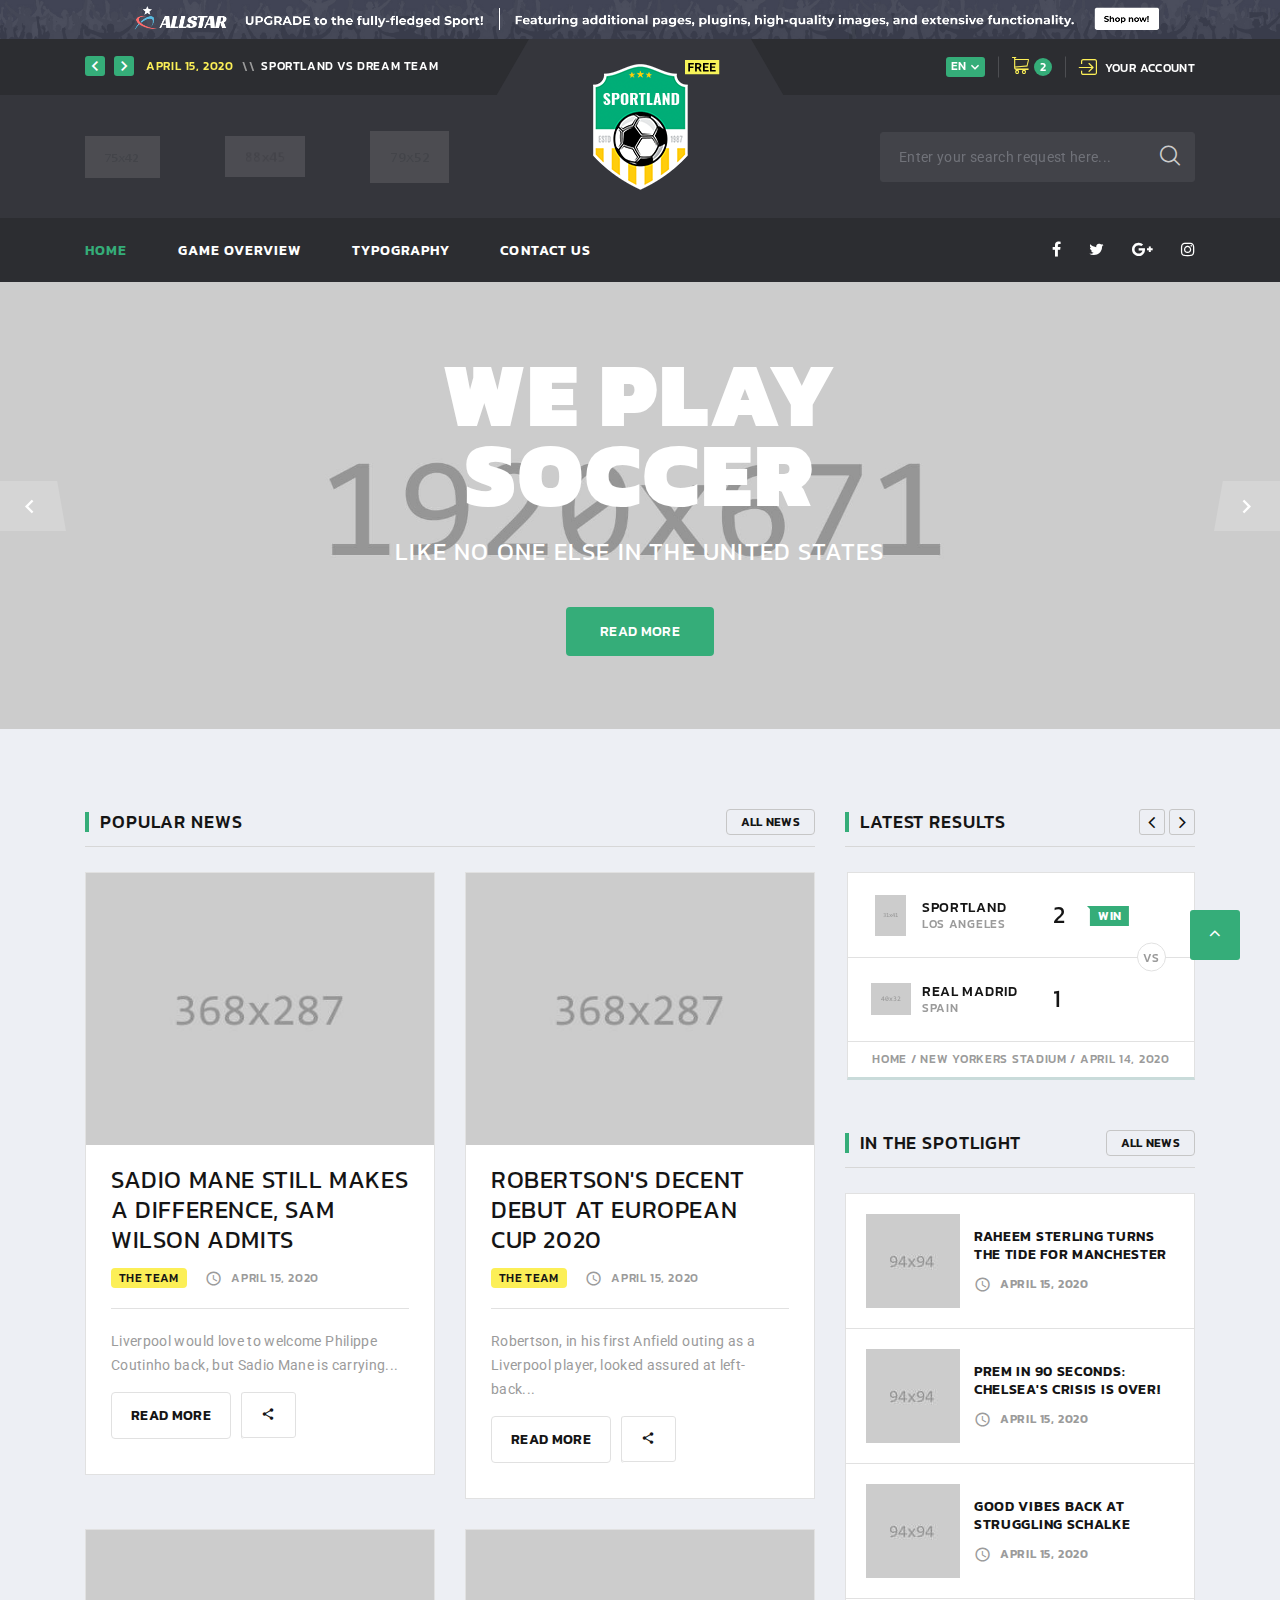
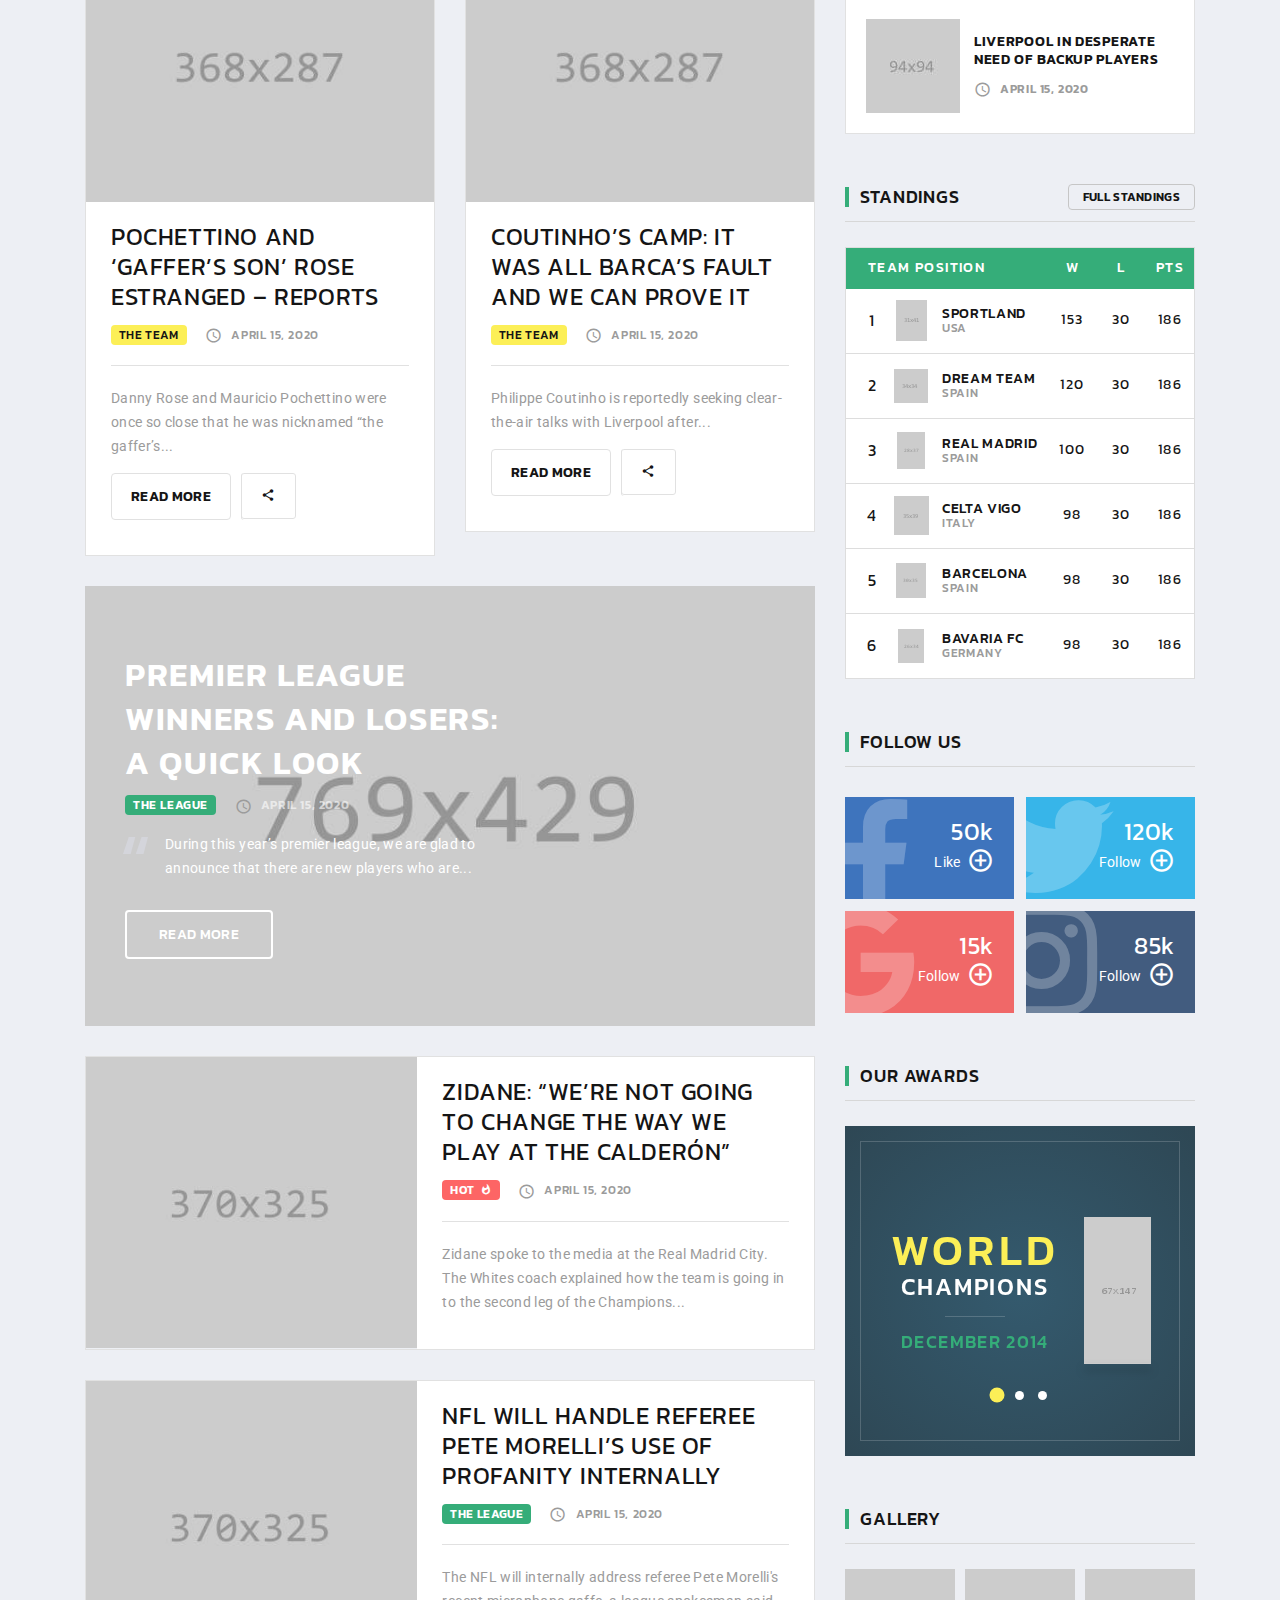
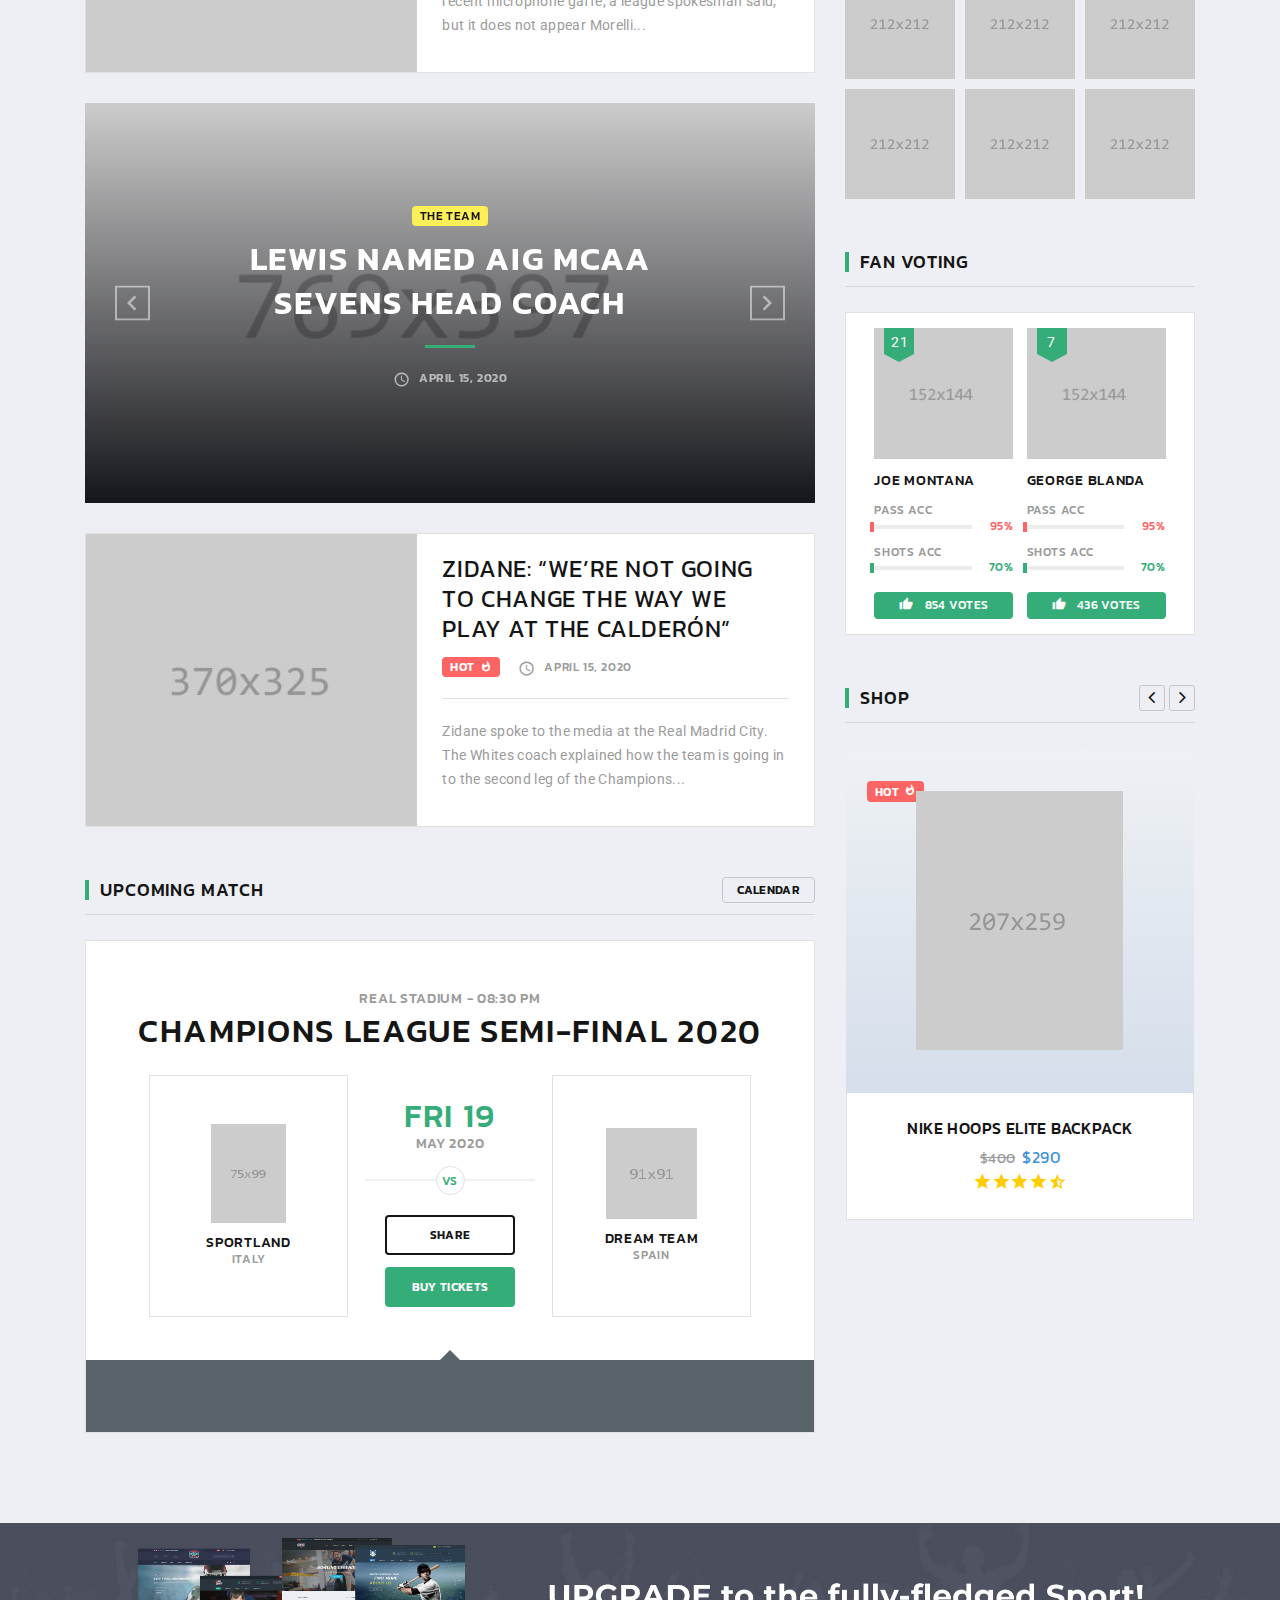
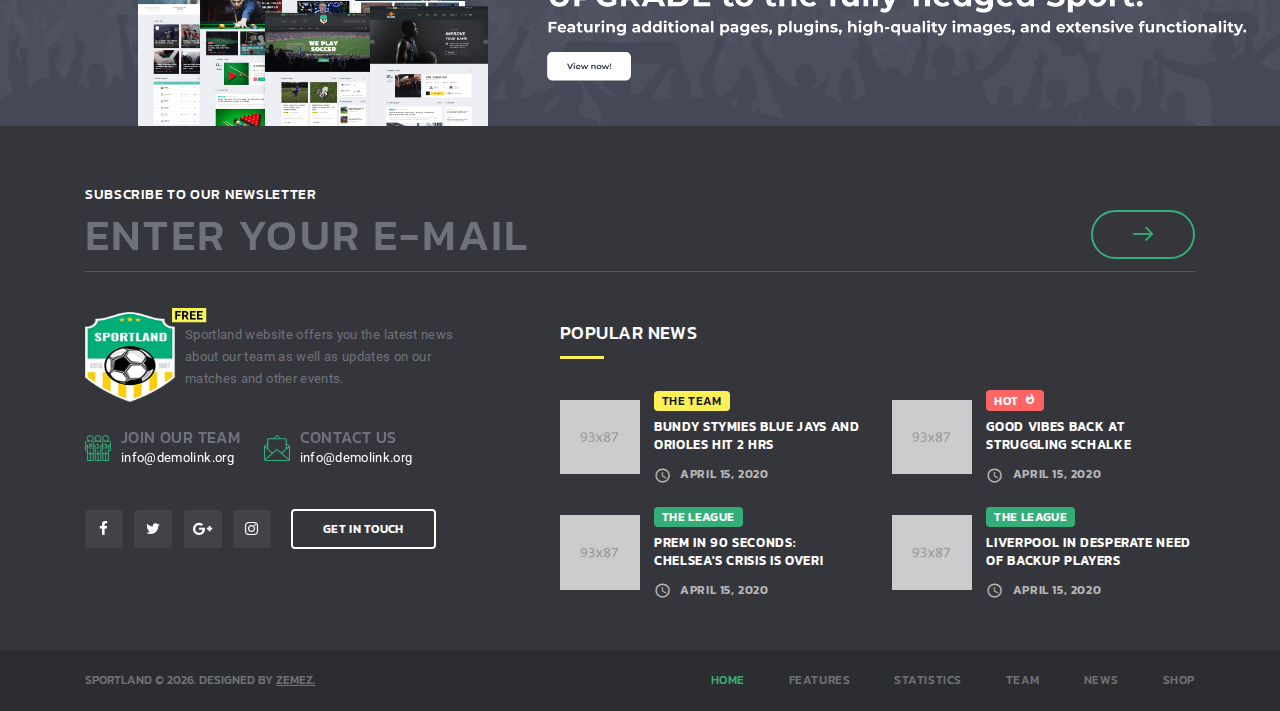
<file: data/site/index.html>
<!DOCTYPE html>
<html class="wide wow-animation" lang="en">
  <head>
    <!-- Site Title-->
    <title>Home</title>
    <meta name="format-detection" content="telephone=no">
    <meta name="viewport" content="width=device-width, height=device-height, initial-scale=1.0, user-scalable=1">
    <meta http-equiv="X-UA-Compatible" content="IE=edge">
    <meta charset="utf-8">
    <link rel="icon" href="images/favicon.ico" type="image/x-icon">
    <!-- Stylesheets-->
    <link rel="stylesheet" type="text/css" href="//fonts.googleapis.com/css?family=Kanit:300,400,500,500i,600,900%7CRoboto:400,900">
    <link rel="stylesheet" href="css/bootstrap.css">
    <link rel="stylesheet" href="css/fonts.css">
    <link rel="stylesheet" href="css/style.css">
    <style>.ie-panel{display: none;background: #212121;padding: 10px 0;box-shadow: 3px 3px 5px 0 rgba(0,0,0,.3);clear: both;text-align:center;position: relative;z-index: 1;} html.ie-10 .ie-panel, html.lt-ie-10 .ie-panel {display: block;}</style>
  </head>
  <body>
    <div class="ie-panel"><a href="http://windows.microsoft.com/en-US/internet-explorer/"><img src="images/ie8-panel/warning_bar_0000_us.jpg" height="42" width="820" alt="You are using an outdated browser. For a faster, safer browsing experience, upgrade for free today."></a></div>
    <div class="preloader">
      <div class="preloader-body">
        <div class="preloader-item"></div>
      </div>
    </div>
    <!-- Page-->
    <div class="page"><a class="d-none d-xl-block" href="https://www.templatemonster.com/website-templates/allstar-multi-sports-website-template-63853.html" target="blank"><img class="d-block w-100" src="images/banner-free-01.jpg" alt=""></a>
      <!-- Page Header-->
      <header class="section page-header rd-navbar-dark">
        <!-- RD Navbar-->
        <div class="rd-navbar-wrap">
          <nav class="rd-navbar rd-navbar-classic" data-layout="rd-navbar-fixed" data-sm-layout="rd-navbar-fixed" data-md-layout="rd-navbar-fixed" data-md-device-layout="rd-navbar-fixed" data-lg-layout="rd-navbar-fixed" data-lg-device-layout="rd-navbar-fixed" data-xl-layout="rd-navbar-static" data-xl-device-layout="rd-navbar-static" data-xxl-layout="rd-navbar-static" data-xxl-device-layout="rd-navbar-static" data-lg-stick-up-offset="166px" data-xl-stick-up-offset="166px" data-xxl-stick-up-offset="166px" data-lg-stick-up="true" data-xl-stick-up="true" data-xxl-stick-up="true">
            <div class="rd-navbar-panel">
              <!-- RD Navbar Toggle-->
              <button class="rd-navbar-toggle" data-rd-navbar-toggle=".rd-navbar-main"><span></span></button>
              <!-- RD Navbar Panel-->
              <div class="rd-navbar-panel-inner container">
                <div class="rd-navbar-collapse rd-navbar-panel-item rd-navbar-panel-item-left">
                  <!-- Owl Carousel-->
                  <div class="owl-carousel-navbar owl-carousel-inline-outer">
                    <div class="owl-inline-nav">
                      <button class="owl-arrow owl-arrow-prev"></button>
                      <button class="owl-arrow owl-arrow-next"></button>
                    </div>
                    <div class="owl-carousel-inline-wrap">
                      <div class="owl-carousel owl-carousel-inline" data-items="1" data-dots="false" data-nav="true" data-autoplay="true" data-autoplay-speed="3200" data-stage-padding="0" data-loop="true" data-margin="10" data-mouse-drag="false" data-touch-drag="false" data-nav-custom=".owl-carousel-navbar">
                        <!-- Post Inline-->
                        <article class="post-inline">
                          <time class="post-inline-time" datetime="2020">April 15, 2020</time>
                          <p class="post-inline-title">Sportland vs Dream Team</p>
                        </article>
                        <!-- Post Inline-->
                        <article class="post-inline">
                          <time class="post-inline-time" datetime="2020">April 15, 2020</time>
                          <p class="post-inline-title">Sportland vs Real Madrid</p>
                        </article>
                        <!-- Post Inline-->
                        <article class="post-inline">
                          <time class="post-inline-time" datetime="2020">April 15, 2020</time>
                          <p class="post-inline-title">Sportland vs Barcelona</p>
                        </article>
                      </div>
                    </div>
                  </div>
                </div>
                <div class="rd-navbar-panel-item rd-navbar-panel-item-right">
                  <ul class="list-inline list-inline-bordered">
                    <li>
                      <!-- Select 2-->
                      <select class="select select-inline" data-placeholder="Select an option" data-dropdown-class="select-inline-dropdown">
                        <option value="en" selected="">en</option>
                        <option value="fr">fr</option>
                        <option value="es">es</option>
                      </select>
                    </li>
                    <li>
                      <div class="cart-inline-toggled-outer">
                        <!-- Link Cart-->
                        <button class="link link-cart cart-inline-toggle" data-rd-navbar-toggle="#cart-inline"><span class="link-cart-icon fl-bigmug-line-shopping202"></span><span class="link-cart-counter">2</span></button>
                        <!-- Cart Inline-->
                        <article class="cart-inline cart-inline-toggled" id="cart-inline">
                          <div class="cart-inline-inner">
                            <div class="cart-inline-header">
                              <h5 class="cart-inline-title">In cart: 2 products</h5>
                              <p class="cart-inline-subtitle">total price: $750</p>
                            </div>
                            <div class="cart-inline-main">
                                    <!-- Product inline-->
                                    <article class="product-inline">
                                      <div class="product-inline-aside"><a class="product-inline-figure" href="#"><img class="product-inline-image" src="images/product-Nike-Air-Zoom-Pegasus-67x30.png" alt="" width="67" height="30"/></a></div>
                                      <div class="product-inline-main">
                                        <p class="heading-7 product-inline-title"><a href="#">Nike Air Zoom Pegasus</a></p>
                                        <ul class="product-inline-meta">
                                          <li>
                                            <input class="form-input" type="number" data-zeros="true" value="2" min="1" max="100">
                                          </li>
                                          <li>
                                            <p class="product-inline-price">$500.00</p>
                                          </li>
                                        </ul>
                                      </div>
                                    </article>
                                    <!-- Product inline-->
                                    <article class="product-inline">
                                      <div class="product-inline-aside"><a class="product-inline-figure" href="#"><img class="product-inline-image" src="images/product-Nike-Baseball-Hat-55x38.png" alt="" width="55" height="38"/></a></div>
                                      <div class="product-inline-main">
                                        <p class="heading-7 product-inline-title"><a href="#">Nike Baseball Hat</a></p>
                                        <ul class="product-inline-meta">
                                          <li>
                                            <input class="form-input" type="number" data-zeros="true" value="1" min="1" max="100">
                                          </li>
                                          <li>
                                            <p class="product-inline-price">$250.00</p>
                                          </li>
                                        </ul>
                                      </div>
                                    </article>
                            </div>
                            <div class="cart-inline-footer"><a class="button button-md button-default-outline" href="#">Go to Cart</a><a class="button button-md button-primary" href="#">Checkout</a></div>
                          </div>
                        </article>
                      </div>
                    </li>
                    <li><a class="link link-icon link-icon-left link-classic" href="#"><span class="icon fl-bigmug-line-login12"></span><span class="link-icon-text">Your Account</span></a></li>
                  </ul>
                </div>
                <div class="rd-navbar-collapse-toggle rd-navbar-fixed-element-1" data-rd-navbar-toggle=".rd-navbar-collapse"><span></span></div>
              </div>
            </div>
            <div class="rd-navbar-main">
              <div class="rd-navbar-main-top">
                <div class="rd-navbar-main-container container">
                  <!-- RD Navbar Brand-->
                  <div class="rd-navbar-brand"><a class="brand" href="./"><img class="brand-logo " src="images/logo-soccer-default-95x126.png" alt="" width="95" height="126"/></a>
                  </div>
                  <!-- RD Navbar List-->
                  <ul class="rd-navbar-list">
                    <li class="rd-navbar-list-item"><a class="rd-navbar-list-link" href="#"><img src="images/partners-1-inverse-75x42.png" alt="" width="75" height="42"/></a></li>
                    <li class="rd-navbar-list-item"><a class="rd-navbar-list-link" href="#"><img src="images/partners-2-inverse-88x45.png" alt="" width="88" height="45"/></a></li>
                    <li class="rd-navbar-list-item"><a class="rd-navbar-list-link" href="#"><img src="images/partners-3-inverse-79x52.png" alt="" width="79" height="52"/></a></li>
                  </ul>
                  <!-- RD Navbar Search-->
                  <div class="rd-navbar-search">
                    <button class="rd-navbar-search-toggle" data-rd-navbar-toggle=".rd-navbar-search"><span></span></button>
                    <form class="rd-search" action="#" data-search-live="rd-search-results-live" method="GET">
                      <div class="form-wrap">
                        <label class="form-label" for="rd-navbar-search-form-input">Enter your search request here...</label>
                        <input class="rd-navbar-search-form-input form-input" id="rd-navbar-search-form-input" type="text" name="s" autocomplete="off">
                        <div class="rd-search-results-live" id="rd-search-results-live"></div>
                      </div>
                      <button class="rd-search-form-submit fl-budicons-launch-search81" type="submit"></button>
                    </form>
                  </div>
                </div>
              </div>
              <div class="rd-navbar-main-bottom rd-navbar-darker">
                <div class="rd-navbar-main-container container">
                  <!-- RD Navbar Nav-->
                                    <ul class="rd-navbar-nav">
                                      <li class="rd-nav-item active"><a class="rd-nav-link" href="index.html">Home</a>
                                      </li>
                                      <li class="rd-nav-item"><a class="rd-nav-link" href="game-overview.html">Game overview</a>
                                      </li>
                                      <li class="rd-nav-item"><a class="rd-nav-link" href="typography.html">Typography</a>
                                      </li>
                                      <li class="rd-nav-item"><a class="rd-nav-link" href="contact-us.html">Contact us</a>
                                      </li>
                                    </ul>
                  <div class="rd-navbar-main-element">
                    <ul class="list-inline list-inline-sm">
                      <li><a class="icon icon-xs icon-light fa fa-facebook" href="#"></a></li>
                      <li><a class="icon icon-xs icon-light fa fa-twitter" href="#"></a></li>
                      <li><a class="icon icon-xs icon-light fa fa-google-plus" href="#"></a></li>
                      <li><a class="icon icon-xs icon-light fa fa-instagram" href="#"></a></li>
                    </ul>
                  </div>
                </div>
              </div>
            </div>
          </nav>
        </div>
      </header>
      <!-- Swiper-->
      <section class="section swiper-container swiper-slider swiper-classic bg-gray-2" data-loop="true" data-autoplay="4000" data-simulate-touch="false" data-slide-effect="fade">
        <div class="swiper-wrapper">
          <div class="swiper-slide text-center" data-slide-bg="images/slider-1-slide-1-1920x671.jpg">
            <div class="container">
              <div class="row justify-content-center">
                <div class="col-xl-6">
                  <div class="swiper-slide-caption">
                    <h1 data-caption-animate="fadeInUp" data-caption-delay="100">We play Soccer</h1>
                    <h4 data-caption-animate="fadeInUp" data-caption-delay="200">like no one else in the united states</h4><a class="button button-primary" data-caption-animate="fadeInUp" data-caption-delay="300" href="about-us.html">Read More</a>
                  </div>
                </div>
              </div>
            </div>
          </div>
          <div class="swiper-slide" data-slide-bg="images/slider-1-slide-2-1920x671.jpg">
            <div class="container">
              <div class="row justify-content-end">
                <div class="col-xl-5">
                  <div class="swiper-slide-caption">
                    <h1 data-caption-animate="fadeInUp" data-caption-delay="100">We Are Pros</h1>
                    <h4 data-caption-animate="fadeInUp" data-caption-delay="200">in Everything Concerning Soccer</h4><a class="button button-primary" data-caption-animate="fadeInUp" data-caption-delay="300" href="about-us.html">Read More</a>
                  </div>
                </div>
              </div>
            </div>
          </div>
          <div class="swiper-slide" data-slide-bg="images/slider-1-slide-3-1920x671.jpg">
            <div class="container">
              <div class="row">
                <div class="col-xl-5">
                  <div class="swiper-slide-caption">
                    <h1 data-caption-animate="fadeInUp" data-caption-delay="100">Best Website</h1>
                    <h4 data-caption-animate="fadeInUp" data-caption-delay="200">for soccer news, updates, <br class="d-none d-xl-block"> and game results</h4><a class="button button-primary" data-caption-animate="fadeInUp" data-caption-delay="300" href="about-us.html">Read More</a>
                  </div>
                </div>
              </div>
            </div>
          </div>
        </div>
        <div class="swiper-button swiper-button-prev"></div>
        <div class="swiper-button swiper-button-next"></div>
        <div class="swiper-pagination"></div>
      </section>

      <!-- Latest News-->
      <section class="section section-md bg-gray-100">
        <div class="container">
          <div class="row row-50">
            <div class="col-lg-8">
              <div class="main-component">
                <!-- Heading Component-->
                <article class="heading-component">
                  <div class="heading-component-inner">
                    <h5 class="heading-component-title">Popular news
                    </h5><a class="button button-xs button-gray-outline" href="#">All news</a>
                  </div>
                </article>
                <div class="row row-30">
                  <div class="col-md-6">
                    <!-- Post Future-->
                    <article class="post-future"><a class="post-future-figure" href="#"><img src="images/news-2-1-368x287.jpg" alt="" width="368" height="287"/></a>
                      <div class="post-future-main">
                        <h4 class="post-future-title"><a href="#">Sadio mane still makes a difference, sam wilson admits</a></h4>
                        <div class="post-future-meta">
                          <!-- Badge-->
                          <div class="badge badge-secondary">The Team
                          </div>
                          <div class="post-future-time"><span class="icon mdi mdi-clock"></span>
                            <time datetime="2020">April 15, 2020</time>
                          </div>
                        </div>
                        <hr/>
                        <div class="post-future-text">
                          <p>Liverpool would love to welcome Philippe Coutinho back, but Sadio Mane is carrying...</p>
                        </div>
                        <div class="post-future-footer group-flex group-flex-xs"><a class="button button-gray-outline" href="#">Read more</a>
                          <div class="post-future-share">
                            <div class="inline-toggle-parent">
                              <div class="inline-toggle icon material-icons-share"></div>
                              <div class="inline-toggle-element">
                                <ul class="list-inline">
                                  <li>Share</li>
                                  <li><a class="icon fa-facebook" href="#"></a></li>
                                  <li><a class="icon fa-twitter" href="#"></a></li>
                                  <li><a class="icon fa-google-plus" href="#"></a></li>
                                  <li><a class="icon fa-instagram" href="#"></a></li>
                                </ul>
                              </div>
                            </div>
                          </div>
                        </div>
                      </div>
                    </article>
                  </div>
                  <div class="col-md-6">
                    <!-- Post Future-->
                    <article class="post-future"><a class="post-future-figure" href="#"><img src="images/news-2-2-368x287.jpg" alt="" width="368" height="287"/></a>
                      <div class="post-future-main">
                        <h4 class="post-future-title"><a href="#">Robertson's decent debut at european cup 2020</a></h4>
                        <div class="post-future-meta">
                          <!-- Badge-->
                          <div class="badge badge-secondary">The Team
                          </div>
                          <div class="post-future-time"><span class="icon mdi mdi-clock"></span>
                            <time datetime="2020">April 15, 2020</time>
                          </div>
                        </div>
                        <hr/>
                        <div class="post-future-text">
                          <p>Robertson, in his first Anfield outing as a Liverpool player, looked assured at left-back...</p>
                        </div>
                        <div class="post-future-footer group-flex group-flex-xs"><a class="button button-gray-outline" href="#">Read more</a>
                          <div class="post-future-share">
                            <div class="inline-toggle-parent">
                              <div class="inline-toggle icon material-icons-share"></div>
                              <div class="inline-toggle-element">
                                <ul class="list-inline">
                                  <li>Share</li>
                                  <li><a class="icon fa-facebook" href="#"></a></li>
                                  <li><a class="icon fa-twitter" href="#"></a></li>
                                  <li><a class="icon fa-google-plus" href="#"></a></li>
                                  <li><a class="icon fa-instagram" href="#"></a></li>
                                </ul>
                              </div>
                            </div>
                          </div>
                        </div>
                      </div>
                    </article>
                  </div>
                  <div class="col-md-6">
                    <!-- Post Future-->
                    <article class="post-future"><a class="post-future-figure" href="#"><img src="images/news-2-3-368x287.jpg" alt="" width="368" height="287"/></a>
                      <div class="post-future-main">
                        <h4 class="post-future-title"><a href="#">Pochettino and ‘gaffer’s son’ Rose estranged – reports</a></h4>
                        <div class="post-future-meta">
                          <!-- Badge-->
                          <div class="badge badge-secondary">The Team
                          </div>
                          <div class="post-future-time"><span class="icon mdi mdi-clock"></span>
                            <time datetime="2020">April 15, 2020</time>
                          </div>
                        </div>
                        <hr/>
                        <div class="post-future-text">
                          <p>Danny Rose and Mauricio Pochettino were once so close that he was nicknamed “the gaffer’s...</p>
                        </div>
                        <div class="post-future-footer group-flex group-flex-xs"><a class="button button-gray-outline" href="#">Read more</a>
                          <div class="post-future-share">
                            <div class="inline-toggle-parent">
                              <div class="inline-toggle icon material-icons-share"></div>
                              <div class="inline-toggle-element">
                                <ul class="list-inline">
                                  <li>Share</li>
                                  <li><a class="icon fa-facebook" href="#"></a></li>
                                  <li><a class="icon fa-twitter" href="#"></a></li>
                                  <li><a class="icon fa-google-plus" href="#"></a></li>
                                  <li><a class="icon fa-instagram" href="#"></a></li>
                                </ul>
                              </div>
                            </div>
                          </div>
                        </div>
                      </div>
                    </article>
                  </div>
                  <div class="col-md-6">
                    <!-- Post Future-->
                    <article class="post-future"><a class="post-future-figure" href="#"><img src="images/news-2-4-368x287.jpg" alt="" width="368" height="287"/></a>
                      <div class="post-future-main">
                        <h4 class="post-future-title"><a href="#">Coutinho’s camp: It was all Barca’s fault and we can prove it</a></h4>
                        <div class="post-future-meta">
                          <!-- Badge-->
                          <div class="badge badge-secondary">The Team
                          </div>
                          <div class="post-future-time"><span class="icon mdi mdi-clock"></span>
                            <time datetime="2020">April 15, 2020</time>
                          </div>
                        </div>
                        <hr/>
                        <div class="post-future-text">
                          <p>Philippe Coutinho is reportedly seeking clear-the-air talks with Liverpool after...</p>
                        </div>
                        <div class="post-future-footer group-flex group-flex-xs"><a class="button button-gray-outline" href="#">Read more</a>
                          <div class="post-future-share">
                            <div class="inline-toggle-parent">
                              <div class="inline-toggle icon material-icons-share"></div>
                              <div class="inline-toggle-element">
                                <ul class="list-inline">
                                  <li>Share</li>
                                  <li><a class="icon fa-facebook" href="#"></a></li>
                                  <li><a class="icon fa-twitter" href="#"></a></li>
                                  <li><a class="icon fa-google-plus" href="#"></a></li>
                                  <li><a class="icon fa-instagram" href="#"></a></li>
                                </ul>
                              </div>
                            </div>
                          </div>
                        </div>
                      </div>
                    </article>
                  </div>
                  <div class="col-md-12">
                    <!-- Post Gloria-->
                    <article class="post-gloria"><img src="images/post-gloria-1-769x429.jpg" alt="" width="769" height="429"/>
                      <div class="post-gloria-main">
                        <h3 class="post-gloria-title"><a href="#">Premier League Winners and Losers: a quick look</a></h3>
                        <div class="post-gloria-meta">
                          <!-- Badge-->
                          <div class="badge badge-primary">The League
                          </div>
                          <div class="post-gloria-time"><span class="icon mdi mdi-clock"></span>
                            <time datetime="2020">April 15, 2020</time>
                          </div>
                        </div>
                        <div class="post-gloria-text">
                          <svg version="1.1" x="0px" y="0px" width="6.888px" height="4.68px" viewbox="0 0 6.888 4.68" enable-background="new 0 0 6.888 4.68" xml:space="preserve">
                            <path d="M1.584,0h1.8L2.112,4.68H0L1.584,0z M5.112,0h1.776L5.64,4.68H3.528L5.112,0z"></path>
                          </svg>
                          <p>During this year’s premier league, we are glad to announce that there are new players who are...</p>
                        </div><a class="button" href="#">Read more</a>
                      </div>
                    </article>
                  </div>
                  <div class="col-md-12">
                    <!-- Post Future-->
                    <article class="post-future post-future-horizontal"><a class="post-future-figure" href="#"><img src="images/news-3-1-370x325.jpg" alt="" width="370" height="325"/></a>
                      <div class="post-future-main">
                        <h4 class="post-future-title"><a href="#">Zidane: “We’re not going to change the way we play at the Calderón”</a></h4>
                        <div class="post-future-meta">
                          <!-- Badge-->
                          <div class="badge badge-red">hot<span class="icon mdi mdi-fire"></span>
                          </div>
                          <div class="post-future-time"><span class="icon mdi mdi-clock"></span>
                            <time datetime="2020">April 15, 2020</time>
                          </div>
                        </div>
                        <hr/>
                        <div class="post-future-text">
                          <p>Zidane spoke to the media at the Real Madrid City. The Whites coach explained how the team is going in to the second leg of the Champions...</p>
                        </div>
                      </div>
                    </article>
                  </div>
                  <div class="col-md-12">
                    <!-- Post Future-->
                    <article class="post-future post-future-horizontal"><a class="post-future-figure" href="#"><img src="images/news-3-2-370x325.jpg" alt="" width="370" height="325"/></a>
                      <div class="post-future-main">
                        <h4 class="post-future-title"><a href="#">NFL Will Handle Referee Pete Morelli’s Use of Profanity Internally</a></h4>
                        <div class="post-future-meta">
                          <!-- Badge-->
                          <div class="badge badge-primary">The League
                          </div>
                          <div class="post-future-time"><span class="icon mdi mdi-clock"></span>
                            <time datetime="2020">April 15, 2020</time>
                          </div>
                        </div>
                        <hr/>
                        <div class="post-future-text">
                          <p>The NFL will internally address referee Pete Morelli's recent microphone gaffe, a league spokesman said, but it does not appear Morelli...</p>
                        </div>
                      </div>
                    </article>
                  </div>
                  <div class="col-md-12">
                    <!-- Swiper-->
                    <div class="swiper-container swiper-slider post-slider" data-loop="false" data-autoplay="false" data-simulate-touch="false">
                      <div class="swiper-wrapper">
                        <div class="swiper-slide">
                          <div class="swiper-slide-caption">
                                                <!-- Post Alice-->
                                                <article class="post-alice"><img src="images/post-slide-1-769x397.jpg" alt="" width="769" height="397"/>
                                                  <div class="post-alice-main">
                                                    <!-- Badge-->
                                                    <div class="badge badge-secondary">the team
                                                    </div>
                                                    <h3 class="post-alice-title"><a href="#">Lewis named AIG MCAA Sevens head coach</a></h3>
                                                    <div class="divider"></div>
                                                    <div class="post-alice-time"><span class="icon mdi mdi-clock"></span>
                                                      <time datetime="2020">April 15, 2020</time>
                                                    </div>
                                                  </div>
                                                </article>
                          </div>
                        </div>
                        <div class="swiper-slide">
                          <div class="swiper-slide-caption">
                                                <!-- Post Alice-->
                                                <article class="post-alice"><img src="images/post-slide-2-769x397.jpg" alt="" width="769" height="397"/>
                                                  <div class="post-alice-main">
                                                    <!-- Badge-->
                                                    <div class="badge badge-primary">The League
                                                    </div>
                                                    <h3 class="post-alice-title"><a href="#">rumors about world soccer championship 2020</a></h3>
                                                    <div class="divider"></div>
                                                    <div class="post-alice-time"><span class="icon mdi mdi-clock"></span>
                                                      <time datetime="2020">April 15, 2020</time>
                                                    </div>
                                                  </div>
                                                </article>
                          </div>
                        </div>
                        <div class="swiper-slide">
                          <div class="swiper-slide-caption">
                                                <!-- Post Alice-->
                                                <article class="post-alice"><img src="images/post-slide-3-769x397.jpg" alt="" width="769" height="397"/>
                                                  <div class="post-alice-main">
                                                    <!-- Post Video Button--><a class="post-video-button" href="#modal1" data-toggle="modal"><span class="icon material-icons-play_arrow"></span></a>
                                                    <h3 class="post-alice-title"><a href="#">2020 Europa League Final</a></h3>
                                                    <div class="divider"></div>
                                                    <div class="post-alice-time"><span class="icon mdi mdi-clock"></span>
                                                      <time datetime="2020">April 15, 2020</time>
                                                    </div>
                                                  </div>
                                                </article>
                          </div>
                        </div>
                      </div>
                      <!-- Swiper Pagination-->
                      <div class="swiper-pagination"></div>
                      <!-- Swiper Navigation-->
                      <div class="swiper-button-prev"></div>
                      <div class="swiper-button-next"></div>
                    </div>
                  </div>
                  <div class="col-md-12">
                    <!-- Post Future-->
                    <article class="post-future post-future-horizontal"><a class="post-future-figure" href="#"><img src="images/news-3-3-370x325.jpg" alt="" width="370" height="325"/></a>
                      <div class="post-future-main">
                        <h4 class="post-future-title"><a href="#">Zidane: “We’re not going to change the way we play at the Calderón”</a></h4>
                        <div class="post-future-meta">
                          <!-- Badge-->
                          <div class="badge badge-red">hot<span class="icon mdi mdi-fire"></span>
                          </div>
                          <div class="post-future-time"><span class="icon mdi mdi-clock"></span>
                            <time datetime="2020">April 15, 2020</time>
                          </div>
                        </div>
                        <hr/>
                        <div class="post-future-text">
                          <p>Zidane spoke to the media at the Real Madrid City. The Whites coach explained how the team is going in to the second leg of the Champions...</p>
                        </div>
                      </div>
                    </article>
                  </div>
                </div>
              </div>
              <div class="main-component">
                <!-- Heading Component-->
                <article class="heading-component">
                  <div class="heading-component-inner">
                    <h5 class="heading-component-title">Upcoming Match
                    </h5><a class="button button-xs button-gray-outline" href="#">Calendar</a>
                  </div>
                </article>
                <!-- Game Result Bug-->
                <article class="game-result">
                  <div class="game-info game-info-creative">
                    <p class="game-info-subtitle">Real Stadium - 
                      <time datetime="08:30"> 08:30 PM</time>
                    </p>
                    <h3 class="game-info-title">Champions league semi-final 2020</h3>
                    <div class="game-info-main">
                      <div class="game-info-team game-info-team-first">
                        <figure><img src="images/team-sportland-75x99.png" alt="" width="75" height="99"/>
                        </figure>
                        <div class="game-result-team-name">Sportland</div>
                        <div class="game-result-team-country">Italy</div>
                      </div>
                      <div class="game-info-middle game-info-middle-vertical">
                        <time class="time-big" datetime="2020-04-17"><span class="heading-3">Fri 19</span> May 2020
                        </time>
                        <div class="game-result-divider-wrap"><span class="game-info-team-divider">VS</span></div>
                        <div class="group-sm">
                          <div class="button button-sm button-share-outline">Share
                            <ul class="game-info-share">
                              <li class="game-info-share-item"><a class="icon fa fa-facebook" href="#"></a></li>
                              <li class="game-info-share-item"><a class="icon fa fa-twitter" href="#"></a></li>
                              <li class="game-info-share-item"><a class="icon fa fa-google-plus" href="#"></a></li>
                              <li class="game-info-share-item"><a class="icon fa fa-instagram" href="#"></a></li>
                            </ul>
                          </div><a class="button button-sm button-primary" href="#">Buy tickets</a>
                        </div>
                      </div>
                      <div class="game-info-team game-info-team-second">
                        <figure><img src="images/team-dream-team-91x91.png" alt="" width="91" height="91"/>
                        </figure>
                        <div class="game-result-team-name">Dream Team</div>
                        <div class="game-result-team-country">Spain</div>
                      </div>
                    </div>
                  </div>
                  <div class="game-info-countdown">
                    <div class="countdown countdown-bordered" data-type="until" data-time="31 Dec 2020 16:00" data-format="dhms" data-style="short"></div>
                  </div>
                </article>
              </div>
            </div>
            <!-- Aside Block-->
            <div class="col-lg-4">
              <aside class="aside-components">
                <div class="aside-component">
                  <div class="owl-carousel-outer-navigation-1">
                    <!-- Heading Component-->
                    <article class="heading-component">
                      <div class="heading-component-inner">
                        <h5 class="heading-component-title">Latest results
                        </h5>
                        <div class="owl-carousel-arrows-outline">
                          <div class="owl-nav">
                            <button class="owl-arrow owl-arrow-prev"></button>
                            <button class="owl-arrow owl-arrow-next"></button>
                          </div>
                        </div>
                      </div>
                    </article>
                    <!-- Owl Carousel-->
                    <div class="owl-carousel owl-spacing-1" data-items="1" data-dots="false" data-nav="true" data-autoplay="true" data-autoplay-speed="4000" data-stage-padding="0" data-loop="true" data-margin="30" data-mouse-drag="false" data-animation-in="fadeIn" data-animation-out="fadeOut" data-nav-custom=".owl-carousel-outer-navigation-1">
                      <!-- Game Result Creative-->
                      <article class="game-result game-result-creative">
                        <div class="game-result-main-vertical">
                          <div class="game-result-team game-result-team-horizontal game-result-team-first">
                            <figure class="game-result-team-figure"><img src="images/team-sportland-31x41.png" alt="" width="31" height="41"/>
                            </figure>
                            <div class="game-result-team-title">
                              <div class="game-result-team-name">Sportland</div>
                              <div class="game-result-team-country">Los angeles</div>
                            </div>
                            <div class="game-result-score game-result-score-big game-result-team-win">2<span class="game-result-team-label game-result-team-label-right">Win</span>
                            </div>
                          </div><span class="game-result-team-divider">VS</span>
                          <div class="game-result-team game-result-team-horizontal game-result-team-second">
                            <figure class="game-result-team-figure"><img src="images/team-fenix-40x32.png" alt="" width="40" height="32"/>
                            </figure>
                            <div class="game-result-team-title">
                              <div class="game-result-team-name">Real madrid</div>
                              <div class="game-result-team-country">Spain</div>
                            </div>
                            <div class="game-result-score game-result-score-big">1
                            </div>
                          </div>
                        </div>
                        <div class="game-result-footer">
                          <ul class="game-result-details">
                            <li>Home</li>
                            <li>New Yorkers Stadium</li>
                            <li>
                              <time datetime="2020-04-14">April 14, 2020</time>
                            </li>
                          </ul>
                        </div>
                      </article>
                      <!-- Game Result Creative-->
                      <article class="game-result game-result-creative">
                        <div class="game-result-main-vertical">
                          <div class="game-result-team game-result-team-horizontal game-result-team-first">
                            <figure class="game-result-team-figure"><img src="images/team-bavaria-fc-26x34.png" alt="" width="26" height="34"/>
                            </figure>
                            <div class="game-result-team-title">
                              <div class="game-result-team-name">Bavaria FC</div>
                              <div class="game-result-team-country">Germany</div>
                            </div>
                            <div class="game-result-score game-result-score-big">2
                            </div>
                          </div><span class="game-result-team-divider">VS</span>
                          <div class="game-result-team game-result-team-horizontal game-result-team-second">
                            <figure class="game-result-team-figure"><img src="images/team-athletic-33x30.png" alt="" width="33" height="30"/>
                            </figure>
                            <div class="game-result-team-title">
                              <div class="game-result-team-name">Atletico</div>
                              <div class="game-result-team-country">USA</div>
                            </div>
                            <div class="game-result-score game-result-score-big game-result-team-win">3<span class="game-result-team-label game-result-team-label-right">Win</span>
                            </div>
                          </div>
                        </div>
                        <div class="game-result-footer">
                          <ul class="game-result-details">
                            <li>Away</li>
                            <li>Bavaria Stadium</li>
                            <li>
                              <time datetime="2020-04-14">April 14, 2020</time>
                            </li>
                          </ul>
                        </div>
                      </article>
                    </div>
                  </div>
                </div>
                <div class="aside-component">
                  <!-- Heading Component-->
                  <article class="heading-component">
                    <div class="heading-component-inner">
                      <h5 class="heading-component-title">In the spotlight
                      </h5><a class="button button-xs button-gray-outline" href="#">All news</a>
                    </div>
                  </article>
                  <!-- List Post Classic-->
                  <div class="list-post-classic">
                                      <!-- Post Classic-->
                                      <article class="post-classic">
                                        <div class="post-classic-aside"><a class="post-classic-figure" href="#"><img src="images/blog-element-1-94x94.jpg" alt="" width="94" height="94"/></a></div>
                                        <div class="post-classic-main">
                                          <p class="post-classic-title"><a href="#">Raheem Sterling turns the tide for Manchester</a></p>
                                          <div class="post-classic-time"><span class="icon mdi mdi-clock"></span>
                                            <time datetime="2020">April 15, 2020</time>
                                          </div>
                                        </div>
                                      </article>
                                      <!-- Post Classic-->
                                      <article class="post-classic">
                                        <div class="post-classic-aside"><a class="post-classic-figure" href="#"><img src="images/blog-element-2-94x94.jpg" alt="" width="94" height="94"/></a></div>
                                        <div class="post-classic-main">
                                          <p class="post-classic-title"><a href="#">Prem in 90 seconds: Chelsea's crisis is over!</a></p>
                                          <div class="post-classic-time"><span class="icon mdi mdi-clock"></span>
                                            <time datetime="2020">April 15, 2020</time>
                                          </div>
                                        </div>
                                      </article>
                                      <!-- Post Classic-->
                                      <article class="post-classic">
                                        <div class="post-classic-aside"><a class="post-classic-figure" href="#"><img src="images/blog-element-3-94x94.jpg" alt="" width="94" height="94"/></a></div>
                                        <div class="post-classic-main">
                                          <p class="post-classic-title"><a href="#">Good vibes back at struggling Schalke</a></p>
                                          <div class="post-classic-time"><span class="icon mdi mdi-clock"></span>
                                            <time datetime="2020">April 15, 2020</time>
                                          </div>
                                        </div>
                                      </article>
                                      <!-- Post Classic-->
                                      <article class="post-classic">
                                        <div class="post-classic-aside"><a class="post-classic-figure" href="#"><img src="images/blog-element-4-94x94.jpg" alt="" width="94" height="94"/></a></div>
                                        <div class="post-classic-main">
                                          <p class="post-classic-title"><a href="#">Liverpool in desperate need of backup players</a></p>
                                          <div class="post-classic-time"><span class="icon mdi mdi-clock"></span>
                                            <time datetime="2020">April 15, 2020</time>
                                          </div>
                                        </div>
                                      </article>
                  </div>
                </div>
                <div class="aside-component">
                  <!-- Heading Component-->
                  <article class="heading-component">
                    <div class="heading-component-inner">
                      <h5 class="heading-component-title">Standings
                      </h5><a class="button button-xs button-gray-outline" href="#">Full Standings</a>
                    </div>
                  </article>
                  <!-- Table team-->
                  <div class="table-custom-responsive">
                    <table class="table-custom table-standings table-classic">
                      <thead>
                        <tr>
                          <th colspan="2">Team Position</th>
                          <th>W</th>
                          <th>L</th>
                          <th>PTS</th>
                        </tr>
                      </thead>
                      <tbody>
                        <tr>
                          <td><span>1</span></td>
                          <td class="team-inline">
                            <div class="team-figure"><img src="images/team-sportland-31x41.png" alt="" width="31" height="41"/>
                            </div>
                            <div class="team-title">
                              <div class="team-name">Sportland</div>
                              <div class="team-country">USA</div>
                            </div>
                          </td>
                          <td>153</td>
                          <td>30</td>
                          <td>186</td>
                        </tr>
                        <tr>
                          <td><span>2</span></td>
                          <td class="team-inline">
                            <div class="team-figure"><img src="images/team-dream-team-34x34.png" alt="" width="34" height="34"/>
                            </div>
                            <div class="team-title">
                              <div class="team-name">Dream team</div>
                              <div class="team-country">Spain</div>
                            </div>
                          </td>
                          <td>120</td>
                          <td>30</td>
                          <td>186</td>
                        </tr>
                        <tr>
                          <td><span>3</span></td>
                          <td class="team-inline">
                            <div class="team-figure"><img src="images/team-real-madrid-28x37.png" alt="" width="28" height="37"/>
                            </div>
                            <div class="team-title">
                              <div class="team-name">Real Madrid</div>
                              <div class="team-country">Spain</div>
                            </div>
                          </td>
                          <td>100</td>
                          <td>30</td>
                          <td>186</td>
                        </tr>
                        <tr>
                          <td><span>4</span></td>
                          <td class="team-inline">
                            <div class="team-figure"><img src="images/team-celta-vigo-35x39.png" alt="" width="35" height="39"/>
                            </div>
                            <div class="team-title">
                              <div class="team-name">Celta Vigo</div>
                              <div class="team-country">Italy</div>
                            </div>
                          </td>
                          <td>98</td>
                          <td>30</td>
                          <td>186</td>
                        </tr>
                        <tr>
                          <td><span>5</span></td>
                          <td class="team-inline">
                            <div class="team-figure"><img src="images/team-barcelona-30x35.png" alt="" width="30" height="35"/>
                            </div>
                            <div class="team-title">
                              <div class="team-name">Barcelona</div>
                              <div class="team-country">Spain</div>
                            </div>
                          </td>
                          <td>98</td>
                          <td>30</td>
                          <td>186</td>
                        </tr>
                        <tr>
                          <td><span>6</span></td>
                          <td class="team-inline">
                            <div class="team-figure"><img src="images/team-bavaria-fc-26x34.png" alt="" width="26" height="34"/>
                            </div>
                            <div class="team-title">
                              <div class="team-name">Bavaria FC</div>
                              <div class="team-country">Germany</div>
                            </div>
                          </td>
                          <td>98</td>
                          <td>30</td>
                          <td>186</td>
                        </tr>
                      </tbody>
                    </table>
                  </div>
                </div>
                <div class="aside-component">
                  <!-- Heading Component-->
                  <article class="heading-component">
                    <div class="heading-component-inner">
                      <h5 class="heading-component-title">Follow us
                      </h5>
                    </div>
                  </article>
                  <!-- Buttons Media-->
                  <div class="group-sm group-flex"><a class="button-media button-media-facebook" href="#">
                      <h4 class="button-media-title">50k</h4>
                      <p class="button-media-action">Like<span class="icon material-icons-add_circle_outline icon-sm"></span></p><span class="button-media-icon fa-facebook"></span></a><a class="button-media button-media-twitter" href="#">
                      <h4 class="button-media-title">120k</h4>
                      <p class="button-media-action">Follow<span class="icon material-icons-add_circle_outline icon-sm"></span></p><span class="button-media-icon fa-twitter"></span></a><a class="button-media button-media-google" href="#">
                      <h4 class="button-media-title">15k</h4>
                      <p class="button-media-action">Follow<span class="icon material-icons-add_circle_outline icon-sm"></span></p><span class="button-media-icon fa-google"></span></a><a class="button-media button-media-instagram" href="#">
                      <h4 class="button-media-title">85k</h4>
                      <p class="button-media-action">Follow<span class="icon material-icons-add_circle_outline icon-sm"></span></p><span class="button-media-icon fa-instagram"></span></a></div>
                </div>
                <div class="aside-component">
                  <!-- Heading Component-->
                  <article class="heading-component">
                    <div class="heading-component-inner">
                      <h5 class="heading-component-title">Our Awards
                      </h5>
                    </div>
                  </article>
                  <!-- Owl Carousel-->
                  <div class="owl-carousel owl-carousel-dots-modern awards-carousel" data-items="1" data-autoplay="true" data-autoplay-speed="4000" data-dots="true" data-nav="false" data-stage-padding="0" data-loop="true" data-margin="0" data-mouse-drag="true">
                                      <!-- Awards Item-->
                                      <div class="awards-item"> 
                                        <div class="awards-item-main">
                                          <h4 class="awards-item-title"><span class="text-accent">World</span>Champions
                                          </h4>
                                          <div class="divider"></div>
                                          <h5 class="awards-item-time">December 2014</h5>
                                        </div>
                                        <div class="awards-item-aside"> <img src="images/thumbnail-minimal-1-67x147.png" alt="" width="67" height="147"/>
                                        </div>
                                      </div>
                                      <!-- Awards Item-->
                                      <div class="awards-item"> 
                                        <div class="awards-item-main">
                                          <h4 class="awards-item-title"><span class="text-accent">Best</span>Forward
                                          </h4>
                                          <div class="divider"></div>
                                          <h5 class="awards-item-time">June 2015</h5>
                                        </div>
                                        <div class="awards-item-aside"> <img src="images/thumbnail-minimal-2-68x126.png" alt="" width="68" height="126"/>
                                        </div>
                                      </div>
                                      <!-- Awards Item-->
                                      <div class="awards-item"> 
                                        <div class="awards-item-main">
                                          <h4 class="awards-item-title"><span class="text-accent">Best</span>Coach
                                          </h4>
                                          <div class="divider"></div>
                                          <h5 class="awards-item-time">November 2016</h5>
                                        </div>
                                        <div class="awards-item-aside"> <img src="images/thumbnail-minimal-3-73x135.png" alt="" width="73" height="135"/>
                                        </div>
                                      </div>
                  </div>
                </div>
                <div class="aside-component">
                  <!-- Heading Component-->
                  <article class="heading-component">
                    <div class="heading-component-inner">
                      <h5 class="heading-component-title">Gallery
                      </h5>
                    </div>
                  </article>
                  <article class="gallery" data-lightgallery="group">
                    <div class="row row-10 row-narrow">
                      <div class="col-6 col-sm-4 col-md-6 col-lg-4"><a class="thumbnail-creative" data-lightgallery="item" href="images/gallery-soccer-1-original.jpg"><img src="images/gallery-soccer-1-212x212.jpg" alt=""/>
                          <div class="thumbnail-creative-overlay"></div></a>
                      </div>
                      <div class="col-6 col-sm-4 col-md-6 col-lg-4"><a class="thumbnail-creative" data-lightgallery="item" href="images/gallery-soccer-2-original.jpg"><img src="images/gallery-soccer-2-212x212.jpg" alt=""/>
                          <div class="thumbnail-creative-overlay"></div></a>
                      </div>
                      <div class="col-6 col-sm-4 col-md-6 col-lg-4"><a class="thumbnail-creative" data-lightgallery="item" href="images/gallery-soccer-3-original.jpg"><img src="images/gallery-soccer-3-212x212.jpg" alt=""/>
                          <div class="thumbnail-creative-overlay"></div></a>
                      </div>
                      <div class="col-6 col-sm-4 col-md-6 col-lg-4"><a class="thumbnail-creative" data-lightgallery="item" href="images/gallery-soccer-4-original.jpg"><img src="images/gallery-soccer-4-212x212.jpg" alt=""/>
                          <div class="thumbnail-creative-overlay"></div></a>
                      </div>
                      <div class="col-6 col-sm-4 col-md-6 col-lg-4"><a class="thumbnail-creative" data-lightgallery="item" href="images/gallery-soccer-5-original.jpg"><img src="images/gallery-soccer-5-212x212.jpg" alt=""/>
                          <div class="thumbnail-creative-overlay"></div></a>
                      </div>
                      <div class="col-6 col-sm-4 col-md-6 col-lg-4"><a class="thumbnail-creative" data-lightgallery="item" href="images/gallery-soccer-6-original.jpg"><img src="images/gallery-soccer-6-212x212.jpg" alt=""/>
                          <div class="thumbnail-creative-overlay"></div></a>
                      </div>
                    </div>
                  </article>
                </div>
                <div class="aside-component">
                  <!-- Heading Component-->
                  <article class="heading-component">
                    <div class="heading-component-inner">
                      <h5 class="heading-component-title">Fan Voting
                      </h5>
                    </div>
                  </article>
                  <div class="block-voting">
                    <div class="group-md">
                      <!-- Player Voting Item-->
                      <div class="player-voting-item">
                        <div class="player-voting-item-figure"><img src="images/player-5-152x144.jpg" alt="" width="152" height="144"/>
                          <div class="player-number">
                            <p>21</p>
                          </div>
                        </div>
                        <div class="player-voting-item-title">
                          <p>Joe Montana</p>
                        </div>
                        <div class="player-voting-item-progress">
                          <!-- Linear progress bar-->
                          <article class="progress-linear progress-bar-modern progress-bar-modern-red">
                            <div class="progress-header">
                              <p>Pass Acc</p>
                            </div>
                            <div class="progress-bar-linear-wrap">
                              <div class="progress-bar-linear"></div>
                            </div><span class="progress-value">95</span>
                          </article>
                          <!-- Linear progress bar-->
                          <article class="progress-linear progress-bar-modern">
                            <div class="progress-header">
                              <p>Shots Acc</p>
                            </div>
                            <div class="progress-bar-linear-wrap">
                              <div class="progress-bar-linear"></div>
                            </div><span class="progress-value">70</span>
                          </article>
                        </div>
                        <button class="button button-block button-icon button-icon-left button-primary" type="button"><span class="icon material-icons-thumb_up"></span><span>854 votes</span></button>
                      </div>
                      <!-- Player Voting Item-->
                      <div class="player-voting-item">
                        <div class="player-voting-item-figure"><img src="images/player-6-152x144.jpg" alt="" width="152" height="144"/>
                          <div class="player-number">
                            <p>7</p>
                          </div>
                        </div>
                        <div class="player-voting-item-title">
                          <p>George Blanda</p>
                        </div>
                        <div class="player-voting-item-progress">
                          <!-- Linear progress bar-->
                          <article class="progress-linear progress-bar-modern progress-bar-modern-red">
                            <div class="progress-header">
                              <p>Pass Acc</p>
                            </div>
                            <div class="progress-bar-linear-wrap">
                              <div class="progress-bar-linear"></div>
                            </div><span class="progress-value">95</span>
                          </article>
                          <!-- Linear progress bar-->
                          <article class="progress-linear progress-bar-modern">
                            <div class="progress-header">
                              <p>Shots Acc</p>
                            </div>
                            <div class="progress-bar-linear-wrap">
                              <div class="progress-bar-linear"></div>
                            </div><span class="progress-value">70</span>
                          </article>
                        </div>
                        <button class="button button-block button-icon button-icon-left button-primary" type="button"><span class="icon material-icons-thumb_up"></span><span>436 votes</span></button>
                      </div>
                    </div>
                  </div>
                </div>
                <div class="aside-component">
                  <div class="owl-carousel-outer-navigation">
                    <!-- Heading Component-->
                    <article class="heading-component">
                      <div class="heading-component-inner">
                        <h5 class="heading-component-title">Shop
                        </h5>
                        <div class="owl-carousel-arrows-outline">
                          <div class="owl-nav">
                            <button class="owl-arrow owl-arrow-prev"></button>
                            <button class="owl-arrow owl-arrow-next"></button>
                          </div>
                        </div>
                      </div>
                    </article>
                    <!-- Owl Carousel-->
                    <div class="owl-carousel owl-spacing-1" data-items="1" data-dots="false" data-nav="true" data-autoplay="true" data-autoplay-speed="4000" data-stage-padding="0" data-loop="false" data-margin="30" data-mouse-drag="false" data-nav-custom=".owl-carousel-outer-navigation">
                      <article class="product">
                        <header class="product-header">
                          <!-- Badge-->
                          <div class="badge badge-red">hot<span class="icon material-icons-whatshot"></span>
                          </div>
                          <div class="product-figure"><img src="images/shop/product-1.png" alt=""/></div>
                          <div class="product-buttons">
                            <div class="product-button product-button-share fl-bigmug-line-share27" style="font-size: 22px">
                              <ul class="product-share">
                                <li class="product-share-item"><span>Share</span></li>
                                <li class="product-share-item"><a class="icon fa fa-facebook" href="#"></a></li>
                                <li class="product-share-item"><a class="icon fa fa-instagram" href="#"></a></li>
                                <li class="product-share-item"><a class="icon fa fa-twitter" href="#"></a></li>
                                <li class="product-share-item"><a class="icon fa fa-google-plus" href="#"></a></li>
                              </ul>
                            </div><a class="product-button fl-bigmug-line-shopping202" href="#" style="font-size: 26px"></a><a class="product-button fl-bigmug-line-zoom60" href="images/shop/product-1-original.jpg" data-lightgallery="item" style="font-size: 25px"></a>
                          </div>
                        </header>
                        <footer class="product-content">
                          <h6 class="product-title"><a href="#">Nike hoops elite backpack</a></h6>
                          <div class="product-price"><span class="product-price-old">$400</span><span class="heading-6 product-price-new">$290</span>
                          </div>
                          <ul class="product-rating">
                            <li><span class="material-icons-star"></span></li>
                            <li><span class="material-icons-star"></span></li>
                            <li><span class="material-icons-star"></span></li>
                            <li><span class="material-icons-star"></span></li>
                            <li><span class="material-icons-star_half"></span></li>
                          </ul>
                        </footer>
                      </article>
                      <article class="product">
                        <header class="product-header">
                          <!-- Badge-->
                          <div class="badge badge-shop">new
                          </div>
                          <div class="product-figure"><img src="images/shop/product-2.png" alt=""/></div>
                          <div class="product-buttons">
                            <div class="product-button product-button-share fl-bigmug-line-share27" style="font-size: 22px">
                              <ul class="product-share">
                                <li class="product-share-item"><span>Share</span></li>
                                <li class="product-share-item"><a class="icon fa fa-facebook" href="#"></a></li>
                                <li class="product-share-item"><a class="icon fa fa-instagram" href="#"></a></li>
                                <li class="product-share-item"><a class="icon fa fa-twitter" href="#"></a></li>
                                <li class="product-share-item"><a class="icon fa fa-google-plus" href="#"></a></li>
                              </ul>
                            </div><a class="product-button fl-bigmug-line-shopping202" href="#" style="font-size: 26px"></a><a class="product-button fl-bigmug-line-zoom60" href="images/shop/product-2-original.jpg" data-lightgallery="item" style="font-size: 25px"></a>
                          </div>
                        </header>
                        <footer class="product-content">
                          <h6 class="product-title"><a href="#">Nike Air Zoom Pegasus</a></h6>
                          <div class="product-price"><span class="heading-6 product-price-new">$290</span>
                          </div>
                          <ul class="product-rating">
                            <li><span class="material-icons-star"></span></li>
                            <li><span class="material-icons-star"></span></li>
                            <li><span class="material-icons-star"></span></li>
                            <li><span class="material-icons-star"></span></li>
                            <li><span class="material-icons-star_half"></span></li>
                          </ul>
                        </footer>
                      </article>
                      <article class="product">
                        <header class="product-header">
                          <!-- Badge-->
                          <div class="badge badge-red">hot<span class="icon material-icons-whatshot"></span>
                          </div>
                          <div class="product-figure"><img src="images/shop/product-3.png" alt=""/></div>
                          <div class="product-buttons">
                            <div class="product-button product-button-share fl-bigmug-line-share27" style="font-size: 22px">
                              <ul class="product-share">
                                <li class="product-share-item"><span>Share</span></li>
                                <li class="product-share-item"><a class="icon fa fa-facebook" href="#"></a></li>
                                <li class="product-share-item"><a class="icon fa fa-instagram" href="#"></a></li>
                                <li class="product-share-item"><a class="icon fa fa-twitter" href="#"></a></li>
                                <li class="product-share-item"><a class="icon fa fa-google-plus" href="#"></a></li>
                              </ul>
                            </div><a class="product-button fl-bigmug-line-shopping202" href="#" style="font-size: 26px"></a><a class="product-button fl-bigmug-line-zoom60" href="images/shop/product-3-original.jpg" data-lightgallery="item" style="font-size: 25px"></a>
                          </div>
                        </header>
                        <footer class="product-content">
                          <h6 class="product-title"><a href="#">Nike distressed baseball hat</a></h6>
                          <div class="product-price"><span class="product-price-old">$400</span><span class="heading-6 product-price-new">$290</span>
                          </div>
                          <ul class="product-rating">
                            <li><span class="material-icons-star"></span></li>
                            <li><span class="material-icons-star"></span></li>
                            <li><span class="material-icons-star"></span></li>
                            <li><span class="material-icons-star"></span></li>
                            <li><span class="material-icons-star_half"></span></li>
                          </ul>
                        </footer>
                      </article>
                    </div>
                  </div>
                </div>
              </aside>
            </div>
          </div>
        </div>
      </section>
      <!-- Page Footer--><a class="d-block" href="https://www.templatemonster.com/website-templates/allstar-multi-sports-website-template-63853.html" target="blank"><img class="d-block w-100" src="images/banner-free-02.jpg" alt=""></a>
      <footer class="section footer-classic footer-classic-dark context-dark">
        <div class="footer-classic-main">
          <div class="container">
            <p class="heading-7">Subscribe to our Newsletter</p>
            <!-- RD Mailform-->
            <form class="rd-mailform rd-form rd-inline-form-creative" data-form-output="form-output-global" data-form-type="subscribe" method="post" action="bat/rd-mailform.php">
              <div class="form-wrap">
                <div class="form-input-wrap">
                  <input class="form-input" id="footer-form-email" type="email" name="email" data-constraints="@Required">
                  <label class="form-label" for="footer-form-email">Enter your E-mail</label>
                </div>
              </div>
              <div class="form-button">
                <button class="button button-primary-outline" type="submit" aria-label="Send"><span class="icon fl-budicons-launch-right164"></span></button>
              </div>
            </form>
            <div class="row row-50">
              <div class="col-lg-5 text-center text-sm-left">
                <article class="unit unit-sm-horizontal unit-middle justify-content-center justify-content-sm-start footer-classic-info">
                  <div class="unit-left"><a class="brand brand-md" href="./"><img class="brand-logo " src="images/logo-soccer-default-95x126.png" alt="" width="95" height="126"/></a>
                  </div>
                  <div class="unit-body">
                    <p>Sportland website offers you the latest news about our team as well as updates on our matches and other events.</p>
                  </div>
                </article>
                <ul class="list-inline list-inline-bordered list-inline-bordered-lg">
                  <li>
                    <div class="unit unit-horizontal unit-middle">
                      <div class="unit-left">
                        <svg class="svg-color-primary svg-sizing-35" x="0px" y="0px" width="27px" height="27px" viewbox="0 0 27 27" preserveAspectRatio="none">
                          <path d="M2,26c0,0.553,0.447,1,1,1h5c0.553,0,1-0.447,1-1v-8.185c-0.373-0.132-0.711-0.335-1-0.595V19 H6v-1v-1v-1H5v1v2H3v-9H2v1H1V9V8c0-0.552,0.449-1,1-1h1h1h3h0.184c0.078-0.218,0.173-0.426,0.297-0.617C8.397,5.751,9,4.696,9,3.5 C9,1.567,7.434,0,5.5,0S2,1.567,2,3.5C2,4.48,2.406,5.364,3.056,6H3H2C0.895,6,0,6.895,0,8v7c0,1.104,0.895,2,2,2V26z M8,26H6v-6h2 V26z M5,26H3v-6h2V26z M3,3.5C3,2.121,4.121,1,5.5,1S8,2.121,8,3.5S6.879,6,5.5,6S3,4.879,3,3.5 M1,15v-3h1v4 C1.449,16,1,15.552,1,15"></path>
                          <path d="M11.056,6H11h-1C8.895,6,8,6.895,8,8v7c0,1.104,0.895,2,2,2v9c0,0.553,0.447,1,1,1h5 c0.553,0,1-0.447,1-1v-9c1.104,0,2-0.896,2-2V8c0-1.105-0.896-2-2-2h-1h-0.056C16.594,5.364,17,4.48,17,3.5 C17,1.567,15.434,0,13.5,0S10,1.567,10,3.5C10,4.48,10.406,5.364,11.056,6 M10,15v1c-0.551,0-1-0.448-1-1v-3h1V15z M11,20h2v6h-2 V20z M16,26h-2v-6h2V26z M17,16v-1v-3h1v3C18,15.552,17.551,16,17,16 M17,7c0.551,0,1,0.448,1,1v1v1v1h-1v-1h-1v5v4h-2v-1v-1v-1h-1 v1v1v1h-2v-4v-5h-1v1H9v-1V9V8c0-0.552,0.449-1,1-1h1h1h3h1H17z M13.5,1C14.879,1,16,2.121,16,3.5C16,4.879,14.879,6,13.5,6 S11,4.879,11,3.5C11,2.121,12.121,1,13.5,1"></path>
                          <polygon points="15,13 14,13 14,9 13,9 12,9 12,10 13,10 13,13 12,13 12,14 13,14 14,14 15,14 	"></polygon>
                          <polygon points="7,14 7,13 5,13 5,12 6,12 7,12 7,10 7,9 6,9 4,9 4,10 6,10 6,11 5,11 4,11 4,12 4,13 4,14 5,14"></polygon>
                          <polygon points="20,10 22,10 22,11 21,11 21,12 22,12 22,13 20,13 20,14 22,14 23,14 23,13 23,12 23,11 23,10 23,9 22,9 20,9 	"></polygon>
                          <path d="M19.519,6.383C19.643,6.574,19.738,6.782,19.816,7H20h3h1h1c0.551,0,1,0.448,1,1v3h-1v-1h-1v9 h-2v-2v-1h-1v1v2h-2v-1.78c-0.289,0.26-0.627,0.463-1,0.595V26c0,0.553,0.447,1,1,1h5c0.553,0,1-0.447,1-1v-9c1.104,0,2-0.896,2-2 V8c0-1.105-0.896-2-2-2h-1h-0.056C24.594,5.364,25,4.48,25,3.5C25,1.567,23.434,0,21.5,0S18,1.567,18,3.5 c0,0.736,0.229,1.418,0.617,1.981C18.861,5.834,19.166,6.14,19.519,6.383 M19,20h2v6h-2V20z M24,26h-2v-6h2V26z M26,15 c0,0.552-0.449,1-1,1v-4h1V15z M21.5,1C22.879,1,24,2.121,24,3.5C24,4.879,22.879,6,21.5,6C20.121,6,19,4.879,19,3.5 C19,2.121,20.121,1,21.5,1"></path>
                        </svg>
                      </div>
                      <div class="unit-body">
                        <h6>Join Our Team</h6><a class="link" href="mailto:#">info@demolink.org</a>
                      </div>
                    </div>
                  </li>
                  <li>
                    <div class="unit unit-horizontal unit-middle">
                      <div class="unit-left">
                        <svg class="svg-color-primary svg-sizing-35" x="0px" y="0px" width="72px" height="72px" viewbox="0 0 72 72">
                          <path d="M36.002,0c-0.41,0-0.701,0.184-0.931,0.332c-0.23,0.149-0.4,0.303-0.4,0.303l-9.251,8.18H11.58 c-1.236,0-1.99,0.702-2.318,1.358c-0.329,0.658-0.326,1.3-0.326,1.3v11.928l-8.962,7.936V66c0,0.015-0.038,1.479,0.694,2.972 C1.402,70.471,3.006,72,5.973,72h30.03h30.022c2.967,0,4.571-1.53,5.306-3.028c0.736-1.499,0.702-2.985,0.702-2.985V31.338 l-8.964-7.936V11.475c0,0,0.004-0.643-0.324-1.3c-0.329-0.658-1.092-1.358-2.328-1.358H46.575l-9.251-8.18 c0,0-0.161-0.154-0.391-0.303C36.703,0.184,36.412,0,36.002,0z M36.002,3.325c0.49,0,0.665,0.184,0.665,0.184l6,5.306h-6.665 h-6.665l6-5.306C35.337,3.51,35.512,3.325,36.002,3.325z M12.081,11.977h23.92H59.92v9.754v2.121v14.816L48.511,48.762 l-10.078-8.911c0,0-0.307-0.279-0.747-0.548s-1.022-0.562-1.684-0.562c-0.662,0-1.245,0.292-1.686,0.562 c-0.439,0.268-0.747,0.548-0.747,0.548l-10.078,8.911L12.082,38.668V23.852v-2.121v-9.754H12.081z M8.934,26.867v9.015 l-5.091-4.507L8.934,26.867z M63.068,26.867l5.091,4.509l-5.091,4.507V26.867z M69.031,34.44v31.559 c0,0.328-0.103,0.52-0.162,0.771L50.685,50.684L69.031,34.44z M2.971,34.448l18.348,16.235L3.133,66.77 c-0.059-0.251-0.162-0.439-0.162-0.769C2.971,66.001,2.971,34.448,2.971,34.448z M36.002,41.956c0.264,0,0.437,0.057,0.546,0.104 c0.108,0.047,0.119,0.059,0.119,0.059l30.147,26.675c-0.3,0.054-0.79,0.207-0.79,0.207H36.002H5.98H5.972 c-0.003,0-0.488-0.154-0.784-0.207l30.149-26.675c0,0,0.002-0.011,0.109-0.059C35.555,42.013,35.738,41.956,36.002,41.956z"></path>
                        </svg>
                      </div>
                      <div class="unit-body">
                        <h6>Contact Us</h6><a class="link" href="mailto:#">info@demolink.org</a>
                      </div>
                    </div>
                  </li>
                </ul>
                <div class="group-md group-middle">
                  <div class="group-item">
                    <ul class="list-inline list-inline-xs">
                      <li><a class="icon icon-corporate fa fa-facebook" href="#"></a></li>
                      <li><a class="icon icon-corporate fa fa-twitter" href="#"></a></li>
                      <li><a class="icon icon-corporate fa fa-google-plus" href="#"></a></li>
                      <li><a class="icon icon-corporate fa fa-instagram" href="#"></a></li>
                    </ul>
                  </div><a class="button button-sm button-gray-outline" href="contact-us.html">Get in Touch</a>
                </div>
              </div>
              <div class="col-lg-7">
                <h5>Popular News</h5>
                <div class="divider-small divider-secondary"></div>
                <div class="row row-20">
                  <div class="col-sm-6">
                          <!-- Post Classic-->
                          <article class="post-classic">
                            <div class="post-classic-aside"><a class="post-classic-figure" href="#"><img src="images/footer-soccer-post-1-93x87.jpg" alt="" width="93" height="87"/></a></div>
                            <div class="post-classic-main">
                              <!-- Badge-->
                              <div class="badge badge-secondary">The Team
                              </div>
                              <p class="post-classic-title"><a href="#">Bundy stymies Blue Jays and Orioles hit 2 HRs</a></p>
                              <div class="post-classic-time"><span class="icon mdi mdi-clock"></span>
                                <time datetime="2020">April 15, 2020</time>
                              </div>
                            </div>
                          </article>
                  </div>
                  <div class="col-sm-6">
                          <!-- Post Classic-->
                          <article class="post-classic">
                            <div class="post-classic-aside"><a class="post-classic-figure" href="#"><img src="images/footer-soccer-post-2-93x87.jpg" alt="" width="93" height="87"/></a></div>
                            <div class="post-classic-main">
                              <!-- Badge-->
                              <div class="badge badge-red">Hot<span class="icon material-icons-whatshot"></span>
                              </div>
                              <p class="post-classic-title"><a href="#">Good vibes back at struggling Schalke</a></p>
                              <div class="post-classic-time"><span class="icon mdi mdi-clock"></span>
                                <time datetime="2020">April 15, 2020</time>
                              </div>
                            </div>
                          </article>
                  </div>
                  <div class="col-sm-6">
                          <!-- Post Classic-->
                          <article class="post-classic">
                            <div class="post-classic-aside"><a class="post-classic-figure" href="#"><img src="images/footer-soccer-post-3-93x87.jpg" alt="" width="93" height="87"/></a></div>
                            <div class="post-classic-main">
                              <!-- Badge-->
                              <div class="badge badge-primary">The League
                              </div>
                              <p class="post-classic-title"><a href="#">Prem in 90 seconds: Chelsea's crisis is over!</a></p>
                              <div class="post-classic-time"><span class="icon mdi mdi-clock"></span>
                                <time datetime="2020">April 15, 2020</time>
                              </div>
                            </div>
                          </article>
                  </div>
                  <div class="col-sm-6">
                          <!-- Post Classic-->
                          <article class="post-classic">
                            <div class="post-classic-aside"><a class="post-classic-figure" href="#"><img src="images/footer-soccer-post-4-93x87.jpg" alt="" width="93" height="87"/></a></div>
                            <div class="post-classic-main">
                              <!-- Badge-->
                              <div class="badge badge-primary">The League
                              </div>
                              <p class="post-classic-title"><a href="#">Liverpool in desperate need of backup players</a></p>
                              <div class="post-classic-time"><span class="icon mdi mdi-clock"></span>
                                <time datetime="2020">April 15, 2020</time>
                              </div>
                            </div>
                          </article>
                  </div>
                </div>
              </div>
            </div>
          </div>
        </div>
        <div class="footer-classic-aside footer-classic-darken">
          <div class="container">
            <div class="layout-justify">
              <!-- Rights-->
              <p class="rights"><span>Sportland</span><span>&nbsp;&copy;&nbsp;</span><span class="copyright-year"></span><span>.&nbsp;</span><span>Designed by <a href="https://www.templatemonster.com/products/author/zemez/">Zemez.</a></span></p>
              <nav class="nav-minimal">
                <ul class="nav-minimal-list">
                  <li class="active"><a href="index.html">Home</a></li>
                  <li><a href="#">Features</a></li>
                  <li><a href="#">Statistics</a></li>
                  <li><a href="#">Team</a></li>
                  <li><a href="#">News</a></li>
                  <li><a href="#">Shop</a></li>
                </ul>
              </nav>
            </div>
          </div>
        </div>
      </footer>
      <!-- Modal Video-->
      <div class="modal modal-video fade" id="modal1" tabindex="-1" role="dialog">
        <div class="modal-dialog" role="document">
          <div class="modal-content">
            <div class="modal-header">
              <button class="close" type="button" data-dismiss="modal" aria-label="Close"><span aria-hidden="true">&times;</span></button>
            </div>
            <div class="modal-body">
              <div class="embed-responsive embed-responsive-16by9">
                <iframe class="embed-responsive-item" width="560" height="315" data-src="https://www.youtube.com/embed/uSzNA2_y46c"></iframe>
              </div>
            </div>
          </div>
        </div>
      </div>
    </div>
    <!-- Global Mailform Output-->
    <div class="snackbars" id="form-output-global"></div>
    <!-- Javascript-->
    <script src="js/core.min.js"></script>
    <script src="js/script.js"></script>
  </body>
</html>
</file>
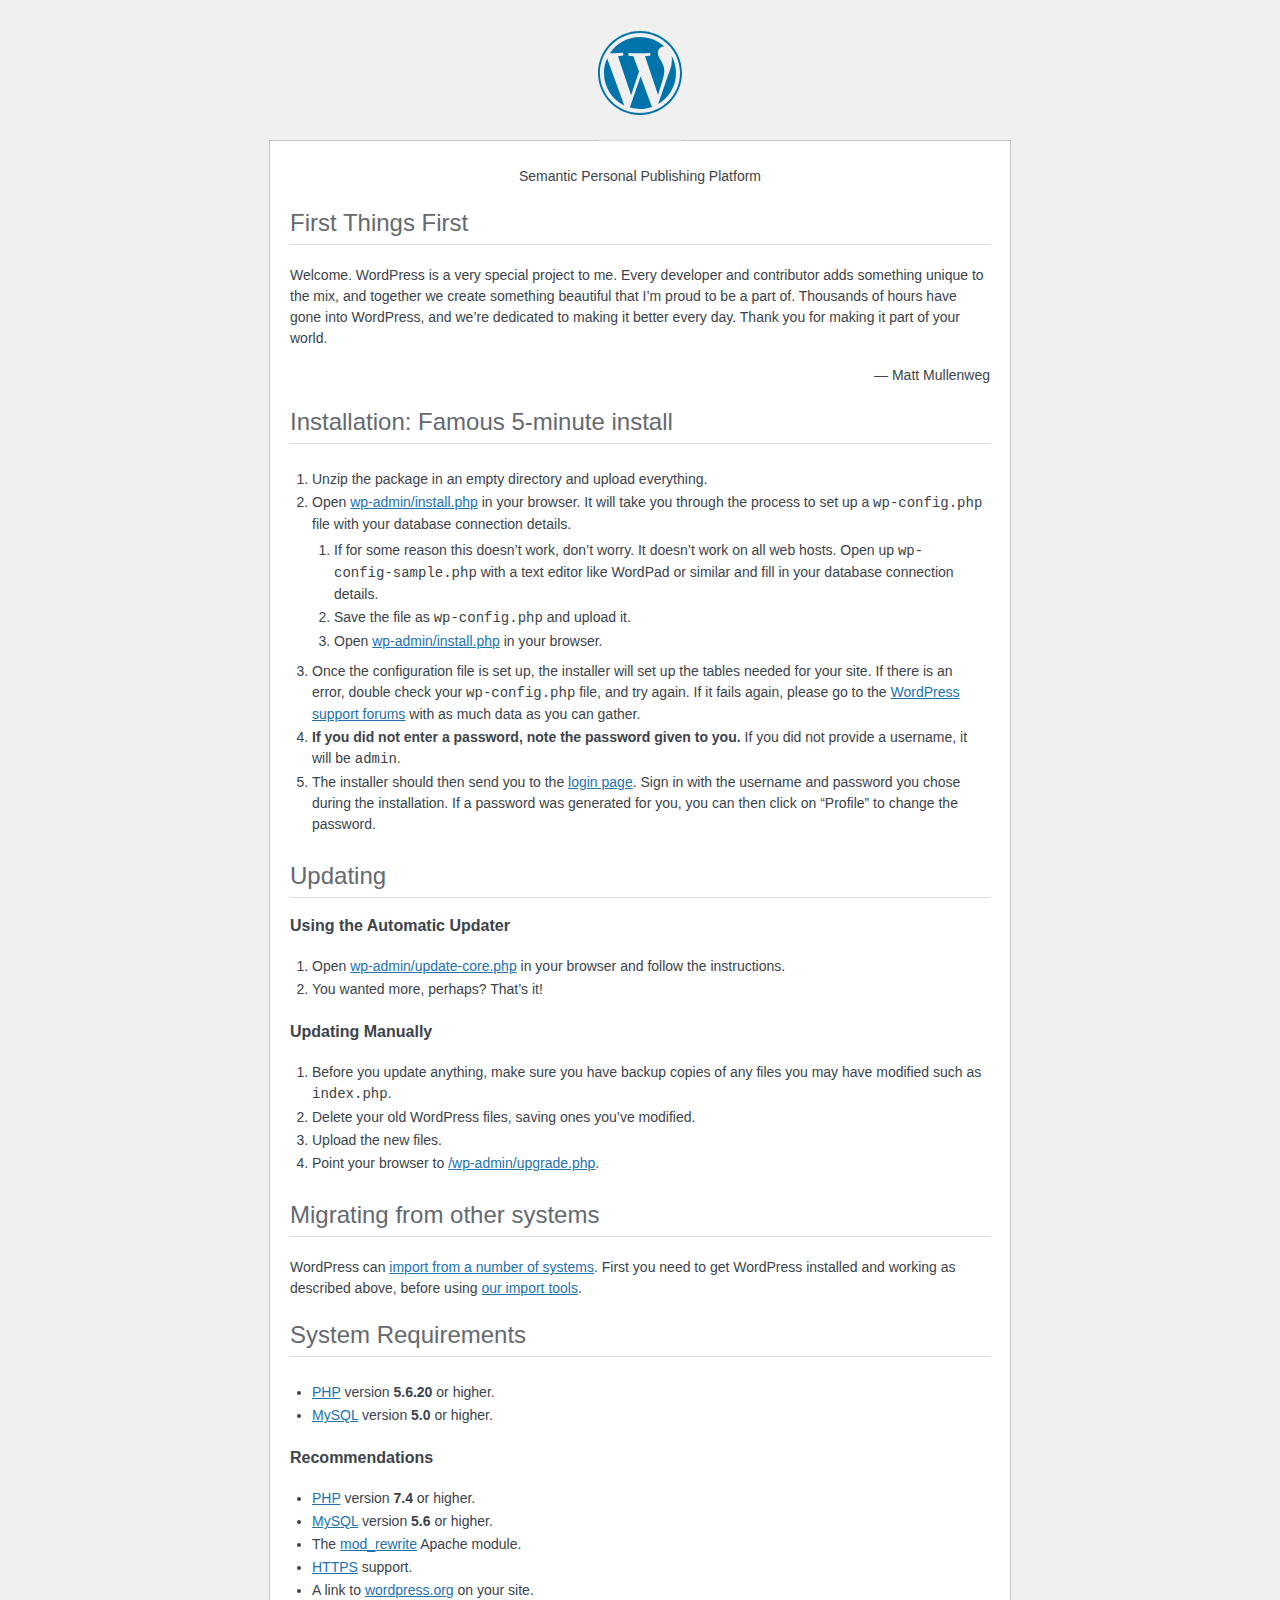
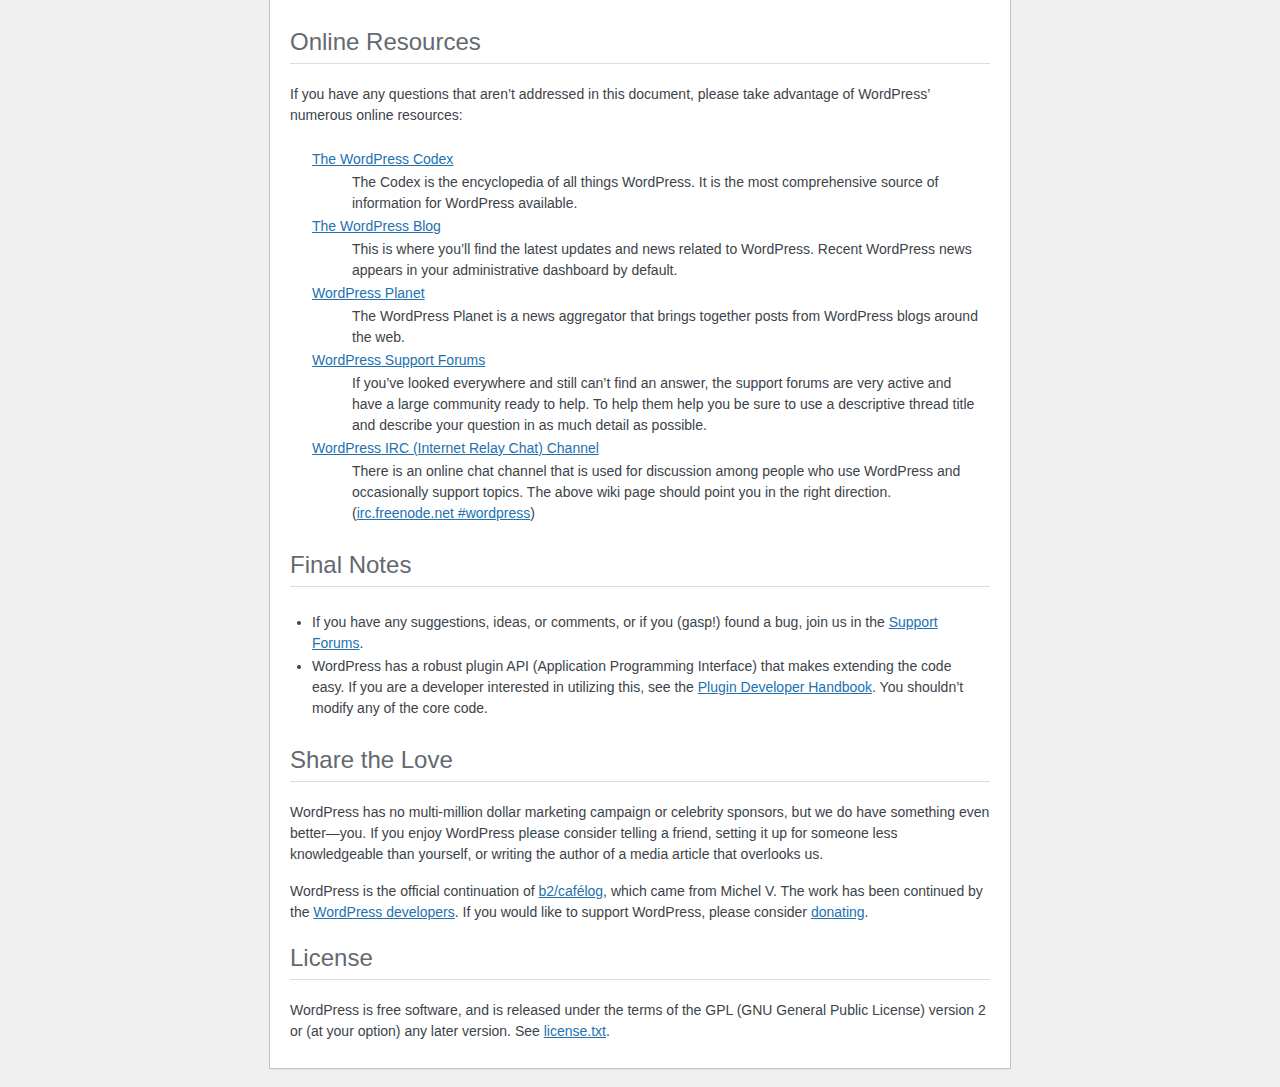
<file: readme.html>
<!DOCTYPE html>
<html lang="en">
<head>
	<meta name="viewport" content="width=device-width" />
	<meta http-equiv="Content-Type" content="text/html; charset=utf-8" />
	<title>WordPress &#8250; ReadMe</title>
	<link rel="stylesheet" href="wp-admin/css/install.css?ver=20100228" type="text/css" />
</head>
<body>
<h1 id="logo">
	<a href="https://wordpress.org/"><img alt="WordPress" src="wp-admin/images/wordpress-logo.png" /></a>
</h1>
<p style="text-align: center">Semantic Personal Publishing Platform</p>

<h2>First Things First</h2>
<p>Welcome. WordPress is a very special project to me. Every developer and contributor adds something unique to the mix, and together we create something beautiful that I&#8217;m proud to be a part of. Thousands of hours have gone into WordPress, and we&#8217;re dedicated to making it better every day. Thank you for making it part of your world.</p>
<p style="text-align: right">&#8212; Matt Mullenweg</p>

<h2>Installation: Famous 5-minute install</h2>
<ol>
	<li>Unzip the package in an empty directory and upload everything.</li>
	<li>Open <span class="file"><a href="wp-admin/install.php">wp-admin/install.php</a></span> in your browser. It will take you through the process to set up a <code>wp-config.php</code> file with your database connection details.
		<ol>
			<li>If for some reason this doesn&#8217;t work, don&#8217;t worry. It doesn&#8217;t work on all web hosts. Open up <code>wp-config-sample.php</code> with a text editor like WordPad or similar and fill in your database connection details.</li>
			<li>Save the file as <code>wp-config.php</code> and upload it.</li>
			<li>Open <span class="file"><a href="wp-admin/install.php">wp-admin/install.php</a></span> in your browser.</li>
		</ol>
	</li>
	<li>Once the configuration file is set up, the installer will set up the tables needed for your site. If there is an error, double check your <code>wp-config.php</code> file, and try again. If it fails again, please go to the <a href="https://wordpress.org/support/forums/">WordPress support forums</a> with as much data as you can gather.</li>
	<li><strong>If you did not enter a password, note the password given to you.</strong> If you did not provide a username, it will be <code>admin</code>.</li>
	<li>The installer should then send you to the <a href="wp-login.php">login page</a>. Sign in with the username and password you chose during the installation. If a password was generated for you, you can then click on &#8220;Profile&#8221; to change the password.</li>
</ol>

<h2>Updating</h2>
<h3>Using the Automatic Updater</h3>
<ol>
	<li>Open <span class="file"><a href="wp-admin/update-core.php">wp-admin/update-core.php</a></span> in your browser and follow the instructions.</li>
	<li>You wanted more, perhaps? That&#8217;s it!</li>
</ol>

<h3>Updating Manually</h3>
<ol>
	<li>Before you update anything, make sure you have backup copies of any files you may have modified such as <code>index.php</code>.</li>
	<li>Delete your old WordPress files, saving ones you&#8217;ve modified.</li>
	<li>Upload the new files.</li>
	<li>Point your browser to <span class="file"><a href="wp-admin/upgrade.php">/wp-admin/upgrade.php</a>.</span></li>
</ol>

<h2>Migrating from other systems</h2>
<p>WordPress can <a href="https://wordpress.org/support/article/importing-content/">import from a number of systems</a>. First you need to get WordPress installed and working as described above, before using <a href="wp-admin/import.php">our import tools</a>.</p>

<h2>System Requirements</h2>
<ul>
	<li><a href="https://secure.php.net/">PHP</a> version <strong>5.6.20</strong> or higher.</li>
	<li><a href="https://www.mysql.com/">MySQL</a> version <strong>5.0</strong> or higher.</li>
</ul>

<h3>Recommendations</h3>
<ul>
	<li><a href="https://secure.php.net/">PHP</a> version <strong>7.4</strong> or higher.</li>
	<li><a href="https://www.mysql.com/">MySQL</a> version <strong>5.6</strong> or higher.</li>
	<li>The <a href="https://httpd.apache.org/docs/2.2/mod/mod_rewrite.html">mod_rewrite</a> Apache module.</li>
	<li><a href="https://wordpress.org/news/2016/12/moving-toward-ssl/">HTTPS</a> support.</li>
	<li>A link to <a href="https://wordpress.org/">wordpress.org</a> on your site.</li>
</ul>

<h2>Online Resources</h2>
<p>If you have any questions that aren&#8217;t addressed in this document, please take advantage of WordPress&#8217; numerous online resources:</p>
<dl>
	<dt><a href="https://codex.wordpress.org/">The WordPress Codex</a></dt>
		<dd>The Codex is the encyclopedia of all things WordPress. It is the most comprehensive source of information for WordPress available.</dd>
	<dt><a href="https://wordpress.org/news/">The WordPress Blog</a></dt>
		<dd>This is where you&#8217;ll find the latest updates and news related to WordPress. Recent WordPress news appears in your administrative dashboard by default.</dd>
	<dt><a href="https://planet.wordpress.org/">WordPress Planet</a></dt>
		<dd>The WordPress Planet is a news aggregator that brings together posts from WordPress blogs around the web.</dd>
	<dt><a href="https://wordpress.org/support/forums/">WordPress Support Forums</a></dt>
		<dd>If you&#8217;ve looked everywhere and still can&#8217;t find an answer, the support forums are very active and have a large community ready to help. To help them help you be sure to use a descriptive thread title and describe your question in as much detail as possible.</dd>
	<dt><a href="https://make.wordpress.org/support/handbook/appendix/other-support-locations/introduction-to-irc/">WordPress <abbr>IRC</abbr> (Internet Relay Chat) Channel</a></dt>
		<dd>There is an online chat channel that is used for discussion among people who use WordPress and occasionally support topics. The above wiki page should point you in the right direction. (<a href="irc://irc.freenode.net/wordpress">irc.freenode.net #wordpress</a>)</dd>
</dl>

<h2>Final Notes</h2>
<ul>
	<li>If you have any suggestions, ideas, or comments, or if you (gasp!) found a bug, join us in the <a href="https://wordpress.org/support/forums/">Support Forums</a>.</li>
	<li>WordPress has a robust plugin <abbr>API</abbr> (Application Programming Interface) that makes extending the code easy. If you are a developer interested in utilizing this, see the <a href="https://developer.wordpress.org/plugins/">Plugin Developer Handbook</a>. You shouldn&#8217;t modify any of the core code.</li>
</ul>

<h2>Share the Love</h2>
<p>WordPress has no multi-million dollar marketing campaign or celebrity sponsors, but we do have something even better&#8212;you. If you enjoy WordPress please consider telling a friend, setting it up for someone less knowledgeable than yourself, or writing the author of a media article that overlooks us.</p>

<p>WordPress is the official continuation of <a href="http://cafelog.com/">b2/caf&#233;log</a>, which came from Michel V. The work has been continued by the <a href="https://wordpress.org/about/">WordPress developers</a>. If you would like to support WordPress, please consider <a href="https://wordpress.org/donate/">donating</a>.</p>

<h2>License</h2>
<p>WordPress is free software, and is released under the terms of the <abbr>GPL</abbr> (GNU General Public License) version 2 or (at your option) any later version. See <a href="license.txt">license.txt</a>.</p>

</body>
</html>
</file>
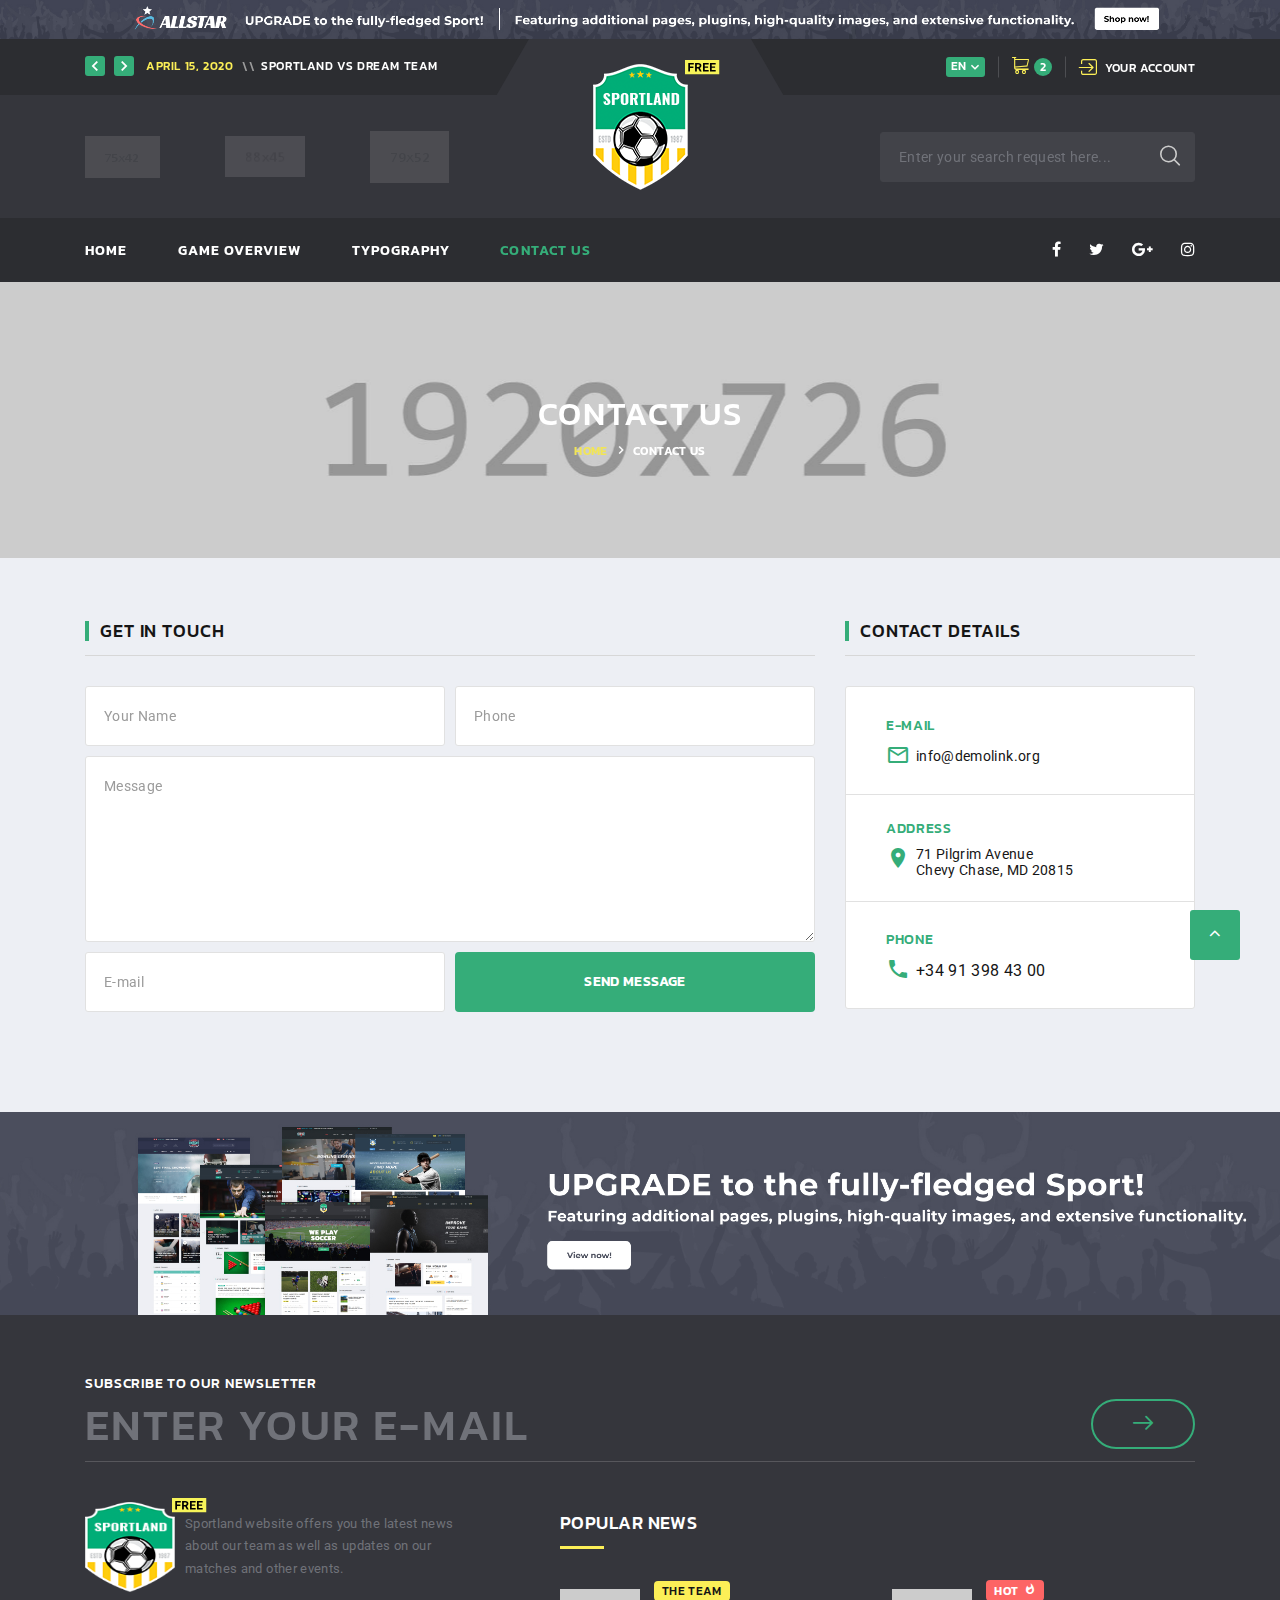
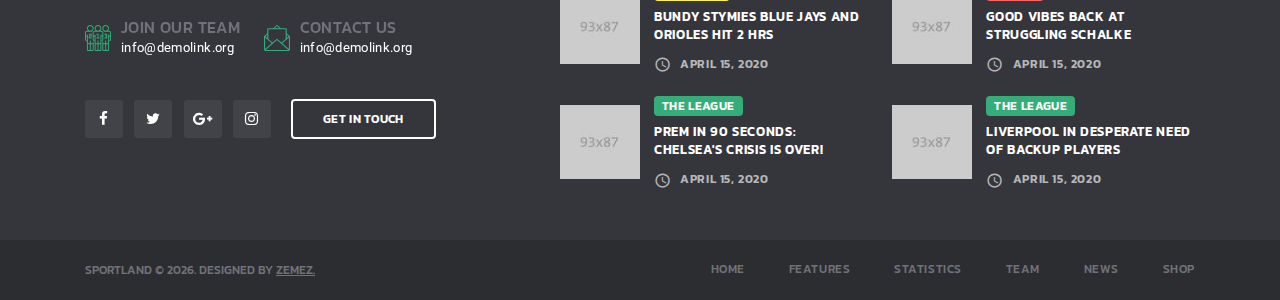
<file: data/site/contact-us.html>
<!DOCTYPE html>
<html class="wide wow-animation" lang="en">
  <head>
    <!-- Site Title-->
    <title>Contact us</title>
    <meta name="format-detection" content="telephone=no">
    <meta name="viewport" content="width=device-width, height=device-height, initial-scale=1.0, user-scalable=1">
    <meta http-equiv="X-UA-Compatible" content="IE=edge">
    <meta charset="utf-8">
    <link rel="icon" href="images/favicon.ico" type="image/x-icon">
    <!-- Stylesheets-->
    <link rel="stylesheet" type="text/css" href="//fonts.googleapis.com/css?family=Kanit:300,400,500,500i,600,900%7CRoboto:400,900">
    <link rel="stylesheet" href="css/bootstrap.css">
    <link rel="stylesheet" href="css/fonts.css">
    <link rel="stylesheet" href="css/style.css">
    <style>.ie-panel{display: none;background: #212121;padding: 10px 0;box-shadow: 3px 3px 5px 0 rgba(0,0,0,.3);clear: both;text-align:center;position: relative;z-index: 1;} html.ie-10 .ie-panel, html.lt-ie-10 .ie-panel {display: block;}</style>
  </head>
  <body>
    <div class="ie-panel"><a href="http://windows.microsoft.com/en-US/internet-explorer/"><img src="images/ie8-panel/warning_bar_0000_us.jpg" height="42" width="820" alt="You are using an outdated browser. For a faster, safer browsing experience, upgrade for free today."></a></div>
    <div class="preloader">
      <div class="preloader-body">
        <div class="preloader-item"></div>
      </div>
    </div>
    <!-- Page-->
    <div class="page"><a class="d-none d-xl-block" href="https://www.templatemonster.com/website-templates/allstar-multi-sports-website-template-63853.html" target="blank"><img class="d-block w-100" src="images/banner-free-01.jpg" alt=""></a>
      <!-- Page Header-->
      <header class="section page-header rd-navbar-dark">
        <!-- RD Navbar-->
        <div class="rd-navbar-wrap">
          <nav class="rd-navbar rd-navbar-classic" data-layout="rd-navbar-fixed" data-sm-layout="rd-navbar-fixed" data-md-layout="rd-navbar-fixed" data-md-device-layout="rd-navbar-fixed" data-lg-layout="rd-navbar-fixed" data-lg-device-layout="rd-navbar-fixed" data-xl-layout="rd-navbar-static" data-xl-device-layout="rd-navbar-static" data-xxl-layout="rd-navbar-static" data-xxl-device-layout="rd-navbar-static" data-lg-stick-up-offset="166px" data-xl-stick-up-offset="166px" data-xxl-stick-up-offset="166px" data-lg-stick-up="true" data-xl-stick-up="true" data-xxl-stick-up="true">
            <div class="rd-navbar-panel">
              <!-- RD Navbar Toggle-->
              <button class="rd-navbar-toggle" data-rd-navbar-toggle=".rd-navbar-main"><span></span></button>
              <!-- RD Navbar Panel-->
              <div class="rd-navbar-panel-inner container">
                <div class="rd-navbar-collapse rd-navbar-panel-item rd-navbar-panel-item-left">
                  <!-- Owl Carousel-->
                  <div class="owl-carousel-navbar owl-carousel-inline-outer">
                    <div class="owl-inline-nav">
                      <button class="owl-arrow owl-arrow-prev"></button>
                      <button class="owl-arrow owl-arrow-next"></button>
                    </div>
                    <div class="owl-carousel-inline-wrap">
                      <div class="owl-carousel owl-carousel-inline" data-items="1" data-dots="false" data-nav="true" data-autoplay="true" data-autoplay-speed="3200" data-stage-padding="0" data-loop="true" data-margin="10" data-mouse-drag="false" data-touch-drag="false" data-nav-custom=".owl-carousel-navbar">
                        <!-- Post Inline-->
                        <article class="post-inline">
                          <time class="post-inline-time" datetime="2020">April 15, 2020</time>
                          <p class="post-inline-title">Sportland vs Dream Team</p>
                        </article>
                        <!-- Post Inline-->
                        <article class="post-inline">
                          <time class="post-inline-time" datetime="2020">April 15, 2020</time>
                          <p class="post-inline-title">Sportland vs Real Madrid</p>
                        </article>
                        <!-- Post Inline-->
                        <article class="post-inline">
                          <time class="post-inline-time" datetime="2020">April 15, 2020</time>
                          <p class="post-inline-title">Sportland vs Barcelona</p>
                        </article>
                      </div>
                    </div>
                  </div>
                </div>
                <div class="rd-navbar-panel-item rd-navbar-panel-item-right">
                  <ul class="list-inline list-inline-bordered">
                    <li>
                      <!-- Select 2-->
                      <select class="select select-inline" data-placeholder="Select an option" data-dropdown-class="select-inline-dropdown">
                        <option value="en" selected="">en</option>
                        <option value="fr">fr</option>
                        <option value="es">es</option>
                      </select>
                    </li>
                    <li>
                      <div class="cart-inline-toggled-outer">
                        <!-- Link Cart-->
                        <button class="link link-cart cart-inline-toggle" data-rd-navbar-toggle="#cart-inline"><span class="link-cart-icon fl-bigmug-line-shopping202"></span><span class="link-cart-counter">2</span></button>
                        <!-- Cart Inline-->
                        <article class="cart-inline cart-inline-toggled" id="cart-inline">
                          <div class="cart-inline-inner">
                            <div class="cart-inline-header">
                              <h5 class="cart-inline-title">In cart: 2 products</h5>
                              <p class="cart-inline-subtitle">total price: $750</p>
                            </div>
                            <div class="cart-inline-main">
                                    <!-- Product inline-->
                                    <article class="product-inline">
                                      <div class="product-inline-aside"><a class="product-inline-figure" href="#"><img class="product-inline-image" src="images/product-Nike-Air-Zoom-Pegasus-67x30.png" alt="" width="67" height="30"/></a></div>
                                      <div class="product-inline-main">
                                        <p class="heading-7 product-inline-title"><a href="#">Nike Air Zoom Pegasus</a></p>
                                        <ul class="product-inline-meta">
                                          <li>
                                            <input class="form-input" type="number" data-zeros="true" value="2" min="1" max="100">
                                          </li>
                                          <li>
                                            <p class="product-inline-price">$500.00</p>
                                          </li>
                                        </ul>
                                      </div>
                                    </article>
                                    <!-- Product inline-->
                                    <article class="product-inline">
                                      <div class="product-inline-aside"><a class="product-inline-figure" href="#"><img class="product-inline-image" src="images/product-Nike-Baseball-Hat-55x38.png" alt="" width="55" height="38"/></a></div>
                                      <div class="product-inline-main">
                                        <p class="heading-7 product-inline-title"><a href="#">Nike Baseball Hat</a></p>
                                        <ul class="product-inline-meta">
                                          <li>
                                            <input class="form-input" type="number" data-zeros="true" value="1" min="1" max="100">
                                          </li>
                                          <li>
                                            <p class="product-inline-price">$250.00</p>
                                          </li>
                                        </ul>
                                      </div>
                                    </article>
                            </div>
                            <div class="cart-inline-footer"><a class="button button-md button-default-outline" href="#">Go to Cart</a><a class="button button-md button-primary" href="#">Checkout</a></div>
                          </div>
                        </article>
                      </div>
                    </li>
                    <li><a class="link link-icon link-icon-left link-classic" href="#"><span class="icon fl-bigmug-line-login12"></span><span class="link-icon-text">Your Account</span></a></li>
                  </ul>
                </div>
                <div class="rd-navbar-collapse-toggle rd-navbar-fixed-element-1" data-rd-navbar-toggle=".rd-navbar-collapse"><span></span></div>
              </div>
            </div>
            <div class="rd-navbar-main">
              <div class="rd-navbar-main-top">
                <div class="rd-navbar-main-container container">
                  <!-- RD Navbar Brand-->
                  <div class="rd-navbar-brand"><a class="brand" href="./"><img class="brand-logo " src="images/logo-soccer-default-95x126.png" alt="" width="95" height="126"/></a>
                  </div>
                  <!-- RD Navbar List-->
                  <ul class="rd-navbar-list">
                    <li class="rd-navbar-list-item"><a class="rd-navbar-list-link" href="#"><img src="images/partners-1-inverse-75x42.png" alt="" width="75" height="42"/></a></li>
                    <li class="rd-navbar-list-item"><a class="rd-navbar-list-link" href="#"><img src="images/partners-2-inverse-88x45.png" alt="" width="88" height="45"/></a></li>
                    <li class="rd-navbar-list-item"><a class="rd-navbar-list-link" href="#"><img src="images/partners-3-inverse-79x52.png" alt="" width="79" height="52"/></a></li>
                  </ul>
                  <!-- RD Navbar Search-->
                  <div class="rd-navbar-search">
                    <button class="rd-navbar-search-toggle" data-rd-navbar-toggle=".rd-navbar-search"><span></span></button>
                    <form class="rd-search" action="#" data-search-live="rd-search-results-live" method="GET">
                      <div class="form-wrap">
                        <label class="form-label" for="rd-navbar-search-form-input">Enter your search request here...</label>
                        <input class="rd-navbar-search-form-input form-input" id="rd-navbar-search-form-input" type="text" name="s" autocomplete="off">
                        <div class="rd-search-results-live" id="rd-search-results-live"></div>
                      </div>
                      <button class="rd-search-form-submit fl-budicons-launch-search81" type="submit"></button>
                    </form>
                  </div>
                </div>
              </div>
              <div class="rd-navbar-main-bottom rd-navbar-darker">
                <div class="rd-navbar-main-container container">
                  <!-- RD Navbar Nav-->
                                    <ul class="rd-navbar-nav">
                                      <li class="rd-nav-item"><a class="rd-nav-link" href="index.html">Home</a>
                                      </li>
                                      <li class="rd-nav-item"><a class="rd-nav-link" href="game-overview.html">Game overview</a>
                                      </li>
                                      <li class="rd-nav-item"><a class="rd-nav-link" href="typography.html">Typography</a>
                                      </li>
                                      <li class="rd-nav-item active"><a class="rd-nav-link" href="contact-us.html">Contact us</a>
                                      </li>
                                    </ul>
                  <div class="rd-navbar-main-element">
                    <ul class="list-inline list-inline-sm">
                      <li><a class="icon icon-xs icon-light fa fa-facebook" href="#"></a></li>
                      <li><a class="icon icon-xs icon-light fa fa-twitter" href="#"></a></li>
                      <li><a class="icon icon-xs icon-light fa fa-google-plus" href="#"></a></li>
                      <li><a class="icon icon-xs icon-light fa fa-instagram" href="#"></a></li>
                    </ul>
                  </div>
                </div>
              </div>
            </div>
          </nav>
        </div>
      </header>
      <!-- Section Breadcrumbs-->
      <section class="section parallax-container breadcrumbs-wrap" data-parallax-img="images/bg-breadcrumbs-1-1920x726.jpg">
        <div class="parallax-content breadcrumbs-custom context-dark">
          <div class="container">
            <h3 class="breadcrumbs-custom-title">Contact us</h3>
            <ul class="breadcrumbs-custom-path">
              <li><a href="index.html">Home</a></li>
              <li class="active">Contact us</li>
            </ul>
          </div>
        </div>
      </section>
      <!-- Section Contact-->
      <section class="section section-variant-1 bg-gray-100">
        <div class="container">
          <div class="row row-50">
            <div class="col-lg-7 col-xl-8">
              <!-- Heading Component-->
              <article class="heading-component">
                <div class="heading-component-inner">
                  <h5 class="heading-component-title">Get in touch
                  </h5>
                </div>
              </article>
              <form class="rd-form rd-mailform" data-form-output="form-output-global" data-form-type="contact" method="post" action="bat/rd-mailform.php">
                <div class="row row-10 row-narrow">
                  <div class="col-md-6">
                    <div class="form-wrap">
                      <label class="form-label" for="form-user-name-1">Your Name</label>
                      <input class="form-input" id="form-user-name-1" type="text" name="name" data-constraints="@Required">
                    </div>
                  </div>
                  <div class="col-md-6">
                    <div class="form-wrap">
                      <label class="form-label" for="form-user-phone">Phone</label>
                      <input class="form-input" id="form-user-phone" type="text" name="phone" data-constraints="@Numeric @Required">
                    </div>
                  </div>
                  <div class="col-sm-12">
                    <div class="form-wrap">
                      <label class="form-label" for="form-message">Message</label>
                      <textarea class="form-input" id="form-message" name="message" data-constraints="@Required"></textarea>
                    </div>
                  </div>
                  <div class="col-md-6">
                    <div class="form-wrap">
                      <label class="form-label" for="form-email">E-mail</label>
                      <input class="form-input" id="form-email" type="email" name="email" data-constraints="@Email @Required">
                    </div>
                  </div>
                  <div class="col-md-6">
                    <button class="button button-lg button-primary button-block" type="submit">Send message</button>
                  </div>
                </div>
              </form>
            </div>
            <div class="col-lg-5 col-xl-4">
              <!-- Heading Component-->
              <article class="heading-component">
                <div class="heading-component-inner">
                  <h5 class="heading-component-title">Contact Details
                  </h5>
                </div>
              </article>
              <div class="contact-list">
                <dl>
                  <dt>E-mail</dt>
                  <dd><span class="icon icon-primary mdi mdi-email-outline"></span><a class="link" href="mailto:#">info@demolink.org</a></dd>
                </dl>
                <dl>
                  <dt>Address</dt>
                  <dd><span class="icon icon-primary mdi mdi-map-marker"></span><a class="link" href="#">71 Pilgrim Avenue Chevy Chase, MD 20815</a></dd>
                </dl>
                <dl>
                  <dt>Phone</dt>
                  <dd><span class="icon icon-primary mdi mdi-phone"></span><a class="link link-md" href="tel:#">+34 91 398 43 00</a></dd>
                </dl>
              </div>
            </div>
          </div>
        </div>
      </section>

      <!-- Page Footer--><a class="d-block" href="https://www.templatemonster.com/website-templates/allstar-multi-sports-website-template-63853.html" target="blank"><img class="d-block w-100" src="images/banner-free-02.jpg" alt=""></a>
      <footer class="section footer-classic footer-classic-dark context-dark">
        <div class="footer-classic-main">
          <div class="container">
            <p class="heading-7">Subscribe to our Newsletter</p>
            <!-- RD Mailform-->
            <form class="rd-mailform rd-form rd-inline-form-creative" data-form-output="form-output-global" data-form-type="subscribe" method="post" action="bat/rd-mailform.php">
              <div class="form-wrap">
                <div class="form-input-wrap">
                  <input class="form-input" id="footer-form-email" type="email" name="email" data-constraints="@Required">
                  <label class="form-label" for="footer-form-email">Enter your E-mail</label>
                </div>
              </div>
              <div class="form-button">
                <button class="button button-primary-outline" type="submit" aria-label="Send"><span class="icon fl-budicons-launch-right164"></span></button>
              </div>
            </form>
            <div class="row row-50">
              <div class="col-lg-5 text-center text-sm-left">
                <article class="unit unit-sm-horizontal unit-middle justify-content-center justify-content-sm-start footer-classic-info">
                  <div class="unit-left"><a class="brand brand-md" href="./"><img class="brand-logo " src="images/logo-soccer-default-95x126.png" alt="" width="95" height="126"/></a>
                  </div>
                  <div class="unit-body">
                    <p>Sportland website offers you the latest news about our team as well as updates on our matches and other events.</p>
                  </div>
                </article>
                <ul class="list-inline list-inline-bordered list-inline-bordered-lg">
                  <li>
                    <div class="unit unit-horizontal unit-middle">
                      <div class="unit-left">
                        <svg class="svg-color-primary svg-sizing-35" x="0px" y="0px" width="27px" height="27px" viewbox="0 0 27 27" preserveAspectRatio="none">
                          <path d="M2,26c0,0.553,0.447,1,1,1h5c0.553,0,1-0.447,1-1v-8.185c-0.373-0.132-0.711-0.335-1-0.595V19 H6v-1v-1v-1H5v1v2H3v-9H2v1H1V9V8c0-0.552,0.449-1,1-1h1h1h3h0.184c0.078-0.218,0.173-0.426,0.297-0.617C8.397,5.751,9,4.696,9,3.5 C9,1.567,7.434,0,5.5,0S2,1.567,2,3.5C2,4.48,2.406,5.364,3.056,6H3H2C0.895,6,0,6.895,0,8v7c0,1.104,0.895,2,2,2V26z M8,26H6v-6h2 V26z M5,26H3v-6h2V26z M3,3.5C3,2.121,4.121,1,5.5,1S8,2.121,8,3.5S6.879,6,5.5,6S3,4.879,3,3.5 M1,15v-3h1v4 C1.449,16,1,15.552,1,15"></path>
                          <path d="M11.056,6H11h-1C8.895,6,8,6.895,8,8v7c0,1.104,0.895,2,2,2v9c0,0.553,0.447,1,1,1h5 c0.553,0,1-0.447,1-1v-9c1.104,0,2-0.896,2-2V8c0-1.105-0.896-2-2-2h-1h-0.056C16.594,5.364,17,4.48,17,3.5 C17,1.567,15.434,0,13.5,0S10,1.567,10,3.5C10,4.48,10.406,5.364,11.056,6 M10,15v1c-0.551,0-1-0.448-1-1v-3h1V15z M11,20h2v6h-2 V20z M16,26h-2v-6h2V26z M17,16v-1v-3h1v3C18,15.552,17.551,16,17,16 M17,7c0.551,0,1,0.448,1,1v1v1v1h-1v-1h-1v5v4h-2v-1v-1v-1h-1 v1v1v1h-2v-4v-5h-1v1H9v-1V9V8c0-0.552,0.449-1,1-1h1h1h3h1H17z M13.5,1C14.879,1,16,2.121,16,3.5C16,4.879,14.879,6,13.5,6 S11,4.879,11,3.5C11,2.121,12.121,1,13.5,1"></path>
                          <polygon points="15,13 14,13 14,9 13,9 12,9 12,10 13,10 13,13 12,13 12,14 13,14 14,14 15,14 	"></polygon>
                          <polygon points="7,14 7,13 5,13 5,12 6,12 7,12 7,10 7,9 6,9 4,9 4,10 6,10 6,11 5,11 4,11 4,12 4,13 4,14 5,14"></polygon>
                          <polygon points="20,10 22,10 22,11 21,11 21,12 22,12 22,13 20,13 20,14 22,14 23,14 23,13 23,12 23,11 23,10 23,9 22,9 20,9 	"></polygon>
                          <path d="M19.519,6.383C19.643,6.574,19.738,6.782,19.816,7H20h3h1h1c0.551,0,1,0.448,1,1v3h-1v-1h-1v9 h-2v-2v-1h-1v1v2h-2v-1.78c-0.289,0.26-0.627,0.463-1,0.595V26c0,0.553,0.447,1,1,1h5c0.553,0,1-0.447,1-1v-9c1.104,0,2-0.896,2-2 V8c0-1.105-0.896-2-2-2h-1h-0.056C24.594,5.364,25,4.48,25,3.5C25,1.567,23.434,0,21.5,0S18,1.567,18,3.5 c0,0.736,0.229,1.418,0.617,1.981C18.861,5.834,19.166,6.14,19.519,6.383 M19,20h2v6h-2V20z M24,26h-2v-6h2V26z M26,15 c0,0.552-0.449,1-1,1v-4h1V15z M21.5,1C22.879,1,24,2.121,24,3.5C24,4.879,22.879,6,21.5,6C20.121,6,19,4.879,19,3.5 C19,2.121,20.121,1,21.5,1"></path>
                        </svg>
                      </div>
                      <div class="unit-body">
                        <h6>Join Our Team</h6><a class="link" href="mailto:#">info@demolink.org</a>
                      </div>
                    </div>
                  </li>
                  <li>
                    <div class="unit unit-horizontal unit-middle">
                      <div class="unit-left">
                        <svg class="svg-color-primary svg-sizing-35" x="0px" y="0px" width="72px" height="72px" viewbox="0 0 72 72">
                          <path d="M36.002,0c-0.41,0-0.701,0.184-0.931,0.332c-0.23,0.149-0.4,0.303-0.4,0.303l-9.251,8.18H11.58 c-1.236,0-1.99,0.702-2.318,1.358c-0.329,0.658-0.326,1.3-0.326,1.3v11.928l-8.962,7.936V66c0,0.015-0.038,1.479,0.694,2.972 C1.402,70.471,3.006,72,5.973,72h30.03h30.022c2.967,0,4.571-1.53,5.306-3.028c0.736-1.499,0.702-2.985,0.702-2.985V31.338 l-8.964-7.936V11.475c0,0,0.004-0.643-0.324-1.3c-0.329-0.658-1.092-1.358-2.328-1.358H46.575l-9.251-8.18 c0,0-0.161-0.154-0.391-0.303C36.703,0.184,36.412,0,36.002,0z M36.002,3.325c0.49,0,0.665,0.184,0.665,0.184l6,5.306h-6.665 h-6.665l6-5.306C35.337,3.51,35.512,3.325,36.002,3.325z M12.081,11.977h23.92H59.92v9.754v2.121v14.816L48.511,48.762 l-10.078-8.911c0,0-0.307-0.279-0.747-0.548s-1.022-0.562-1.684-0.562c-0.662,0-1.245,0.292-1.686,0.562 c-0.439,0.268-0.747,0.548-0.747,0.548l-10.078,8.911L12.082,38.668V23.852v-2.121v-9.754H12.081z M8.934,26.867v9.015 l-5.091-4.507L8.934,26.867z M63.068,26.867l5.091,4.509l-5.091,4.507V26.867z M69.031,34.44v31.559 c0,0.328-0.103,0.52-0.162,0.771L50.685,50.684L69.031,34.44z M2.971,34.448l18.348,16.235L3.133,66.77 c-0.059-0.251-0.162-0.439-0.162-0.769C2.971,66.001,2.971,34.448,2.971,34.448z M36.002,41.956c0.264,0,0.437,0.057,0.546,0.104 c0.108,0.047,0.119,0.059,0.119,0.059l30.147,26.675c-0.3,0.054-0.79,0.207-0.79,0.207H36.002H5.98H5.972 c-0.003,0-0.488-0.154-0.784-0.207l30.149-26.675c0,0,0.002-0.011,0.109-0.059C35.555,42.013,35.738,41.956,36.002,41.956z"></path>
                        </svg>
                      </div>
                      <div class="unit-body">
                        <h6>Contact Us</h6><a class="link" href="mailto:#">info@demolink.org</a>
                      </div>
                    </div>
                  </li>
                </ul>
                <div class="group-md group-middle">
                  <div class="group-item">
                    <ul class="list-inline list-inline-xs">
                      <li><a class="icon icon-corporate fa fa-facebook" href="#"></a></li>
                      <li><a class="icon icon-corporate fa fa-twitter" href="#"></a></li>
                      <li><a class="icon icon-corporate fa fa-google-plus" href="#"></a></li>
                      <li><a class="icon icon-corporate fa fa-instagram" href="#"></a></li>
                    </ul>
                  </div><a class="button button-sm button-gray-outline" href="contact-us.html">Get in Touch</a>
                </div>
              </div>
              <div class="col-lg-7">
                <h5>Popular News</h5>
                <div class="divider-small divider-secondary"></div>
                <div class="row row-20">
                  <div class="col-sm-6">
                          <!-- Post Classic-->
                          <article class="post-classic">
                            <div class="post-classic-aside"><a class="post-classic-figure" href="#"><img src="images/footer-soccer-post-1-93x87.jpg" alt="" width="93" height="87"/></a></div>
                            <div class="post-classic-main">
                              <!-- Badge-->
                              <div class="badge badge-secondary">The Team
                              </div>
                              <p class="post-classic-title"><a href="#">Bundy stymies Blue Jays and Orioles hit 2 HRs</a></p>
                              <div class="post-classic-time"><span class="icon mdi mdi-clock"></span>
                                <time datetime="2020">April 15, 2020</time>
                              </div>
                            </div>
                          </article>
                  </div>
                  <div class="col-sm-6">
                          <!-- Post Classic-->
                          <article class="post-classic">
                            <div class="post-classic-aside"><a class="post-classic-figure" href="#"><img src="images/footer-soccer-post-2-93x87.jpg" alt="" width="93" height="87"/></a></div>
                            <div class="post-classic-main">
                              <!-- Badge-->
                              <div class="badge badge-red">Hot<span class="icon material-icons-whatshot"></span>
                              </div>
                              <p class="post-classic-title"><a href="#">Good vibes back at struggling Schalke</a></p>
                              <div class="post-classic-time"><span class="icon mdi mdi-clock"></span>
                                <time datetime="2020">April 15, 2020</time>
                              </div>
                            </div>
                          </article>
                  </div>
                  <div class="col-sm-6">
                          <!-- Post Classic-->
                          <article class="post-classic">
                            <div class="post-classic-aside"><a class="post-classic-figure" href="#"><img src="images/footer-soccer-post-3-93x87.jpg" alt="" width="93" height="87"/></a></div>
                            <div class="post-classic-main">
                              <!-- Badge-->
                              <div class="badge badge-primary">The League
                              </div>
                              <p class="post-classic-title"><a href="#">Prem in 90 seconds: Chelsea's crisis is over!</a></p>
                              <div class="post-classic-time"><span class="icon mdi mdi-clock"></span>
                                <time datetime="2020">April 15, 2020</time>
                              </div>
                            </div>
                          </article>
                  </div>
                  <div class="col-sm-6">
                          <!-- Post Classic-->
                          <article class="post-classic">
                            <div class="post-classic-aside"><a class="post-classic-figure" href="#"><img src="images/footer-soccer-post-4-93x87.jpg" alt="" width="93" height="87"/></a></div>
                            <div class="post-classic-main">
                              <!-- Badge-->
                              <div class="badge badge-primary">The League
                              </div>
                              <p class="post-classic-title"><a href="#">Liverpool in desperate need of backup players</a></p>
                              <div class="post-classic-time"><span class="icon mdi mdi-clock"></span>
                                <time datetime="2020">April 15, 2020</time>
                              </div>
                            </div>
                          </article>
                  </div>
                </div>
              </div>
            </div>
          </div>
        </div>
        <div class="footer-classic-aside footer-classic-darken">
          <div class="container">
            <div class="layout-justify">
              <!-- Rights-->
              <p class="rights"><span>Sportland</span><span>&nbsp;&copy;&nbsp;</span><span class="copyright-year"></span><span>.&nbsp;</span><span>Designed by <a href="https://www.templatemonster.com/products/author/zemez/">Zemez.</a></span></p>
              <nav class="nav-minimal">
                <ul class="nav-minimal-list">
                  <li><a href="index.html">Home</a></li>
                  <li><a href="#">Features</a></li>
                  <li><a href="#">Statistics</a></li>
                  <li><a href="#">Team</a></li>
                  <li><a href="#">News</a></li>
                  <li><a href="#">Shop</a></li>
                </ul>
              </nav>
            </div>
          </div>
        </div>
      </footer>
    </div>
    <!-- Global Mailform Output-->
    <div class="snackbars" id="form-output-global"></div>
    <!-- Javascript-->
    <script src="js/core.min.js"></script>
    <script src="js/script.js"></script>
  </body>
</html>
</file>
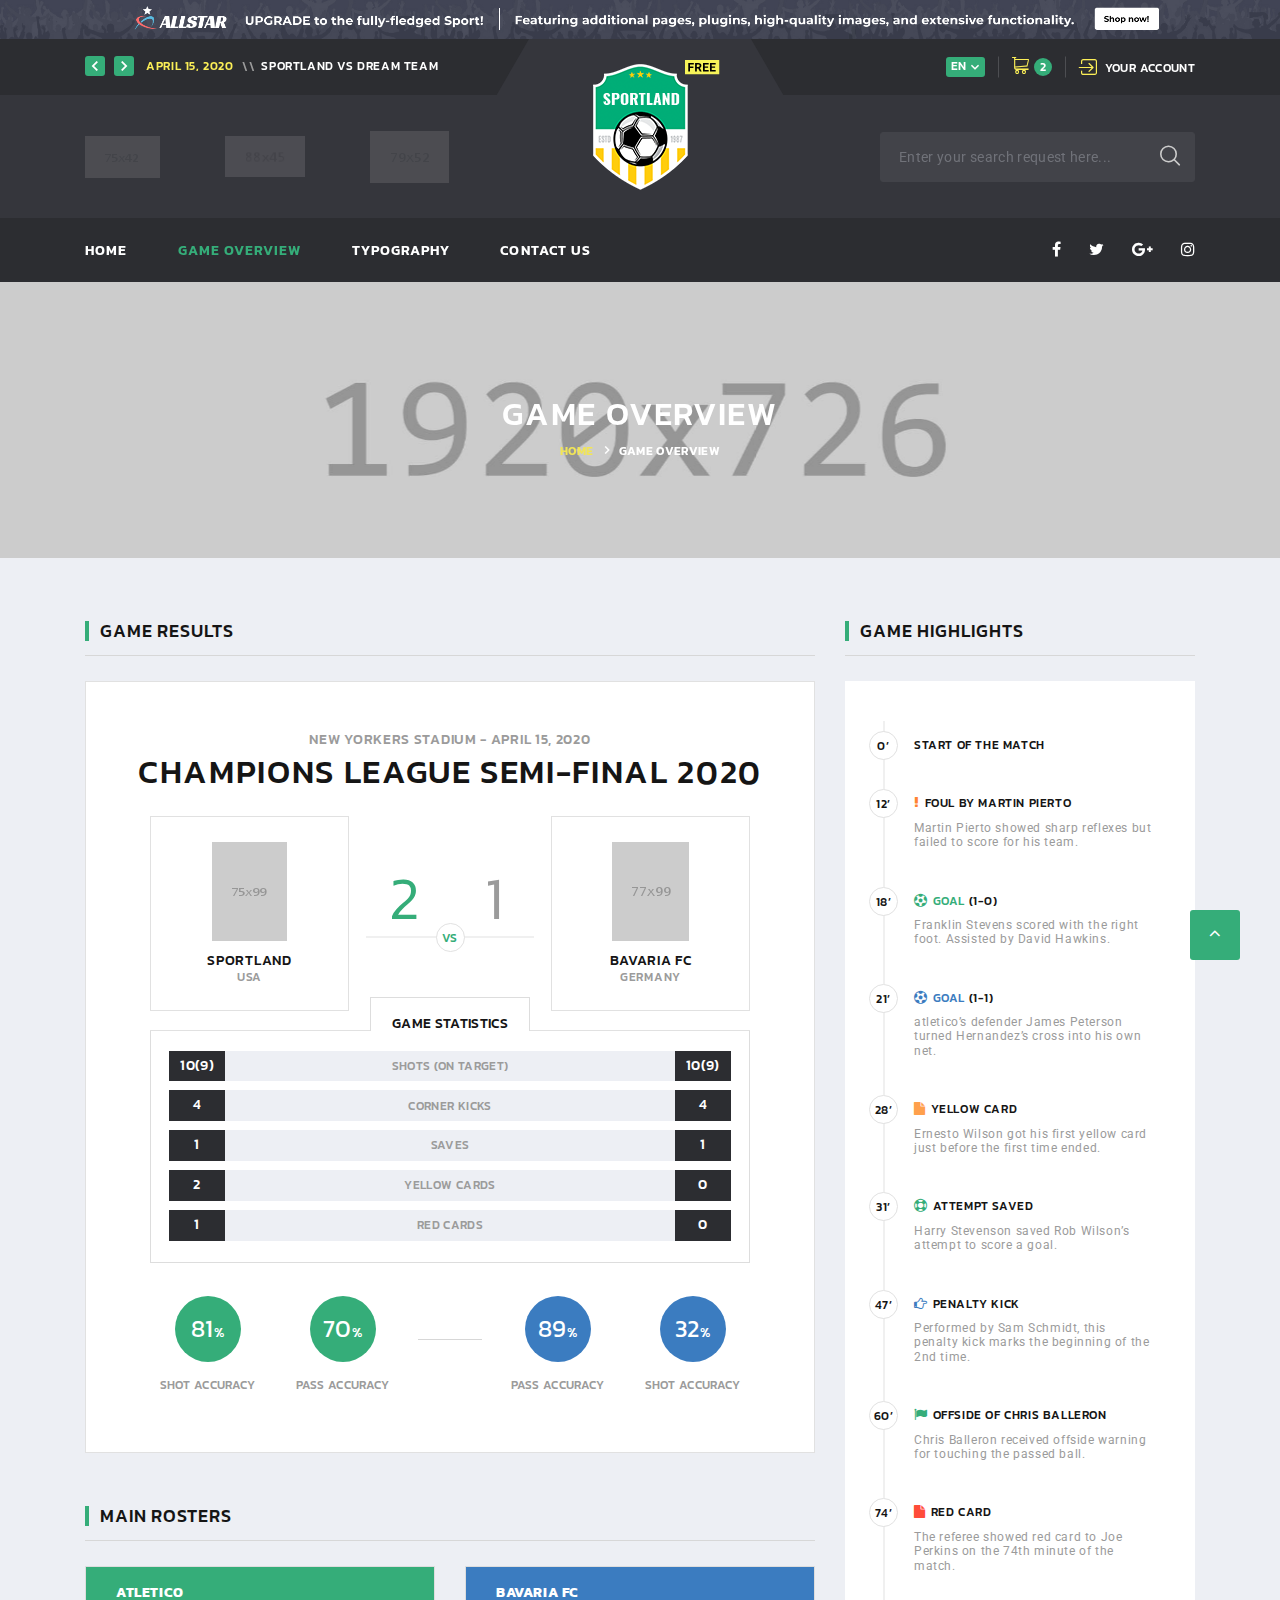
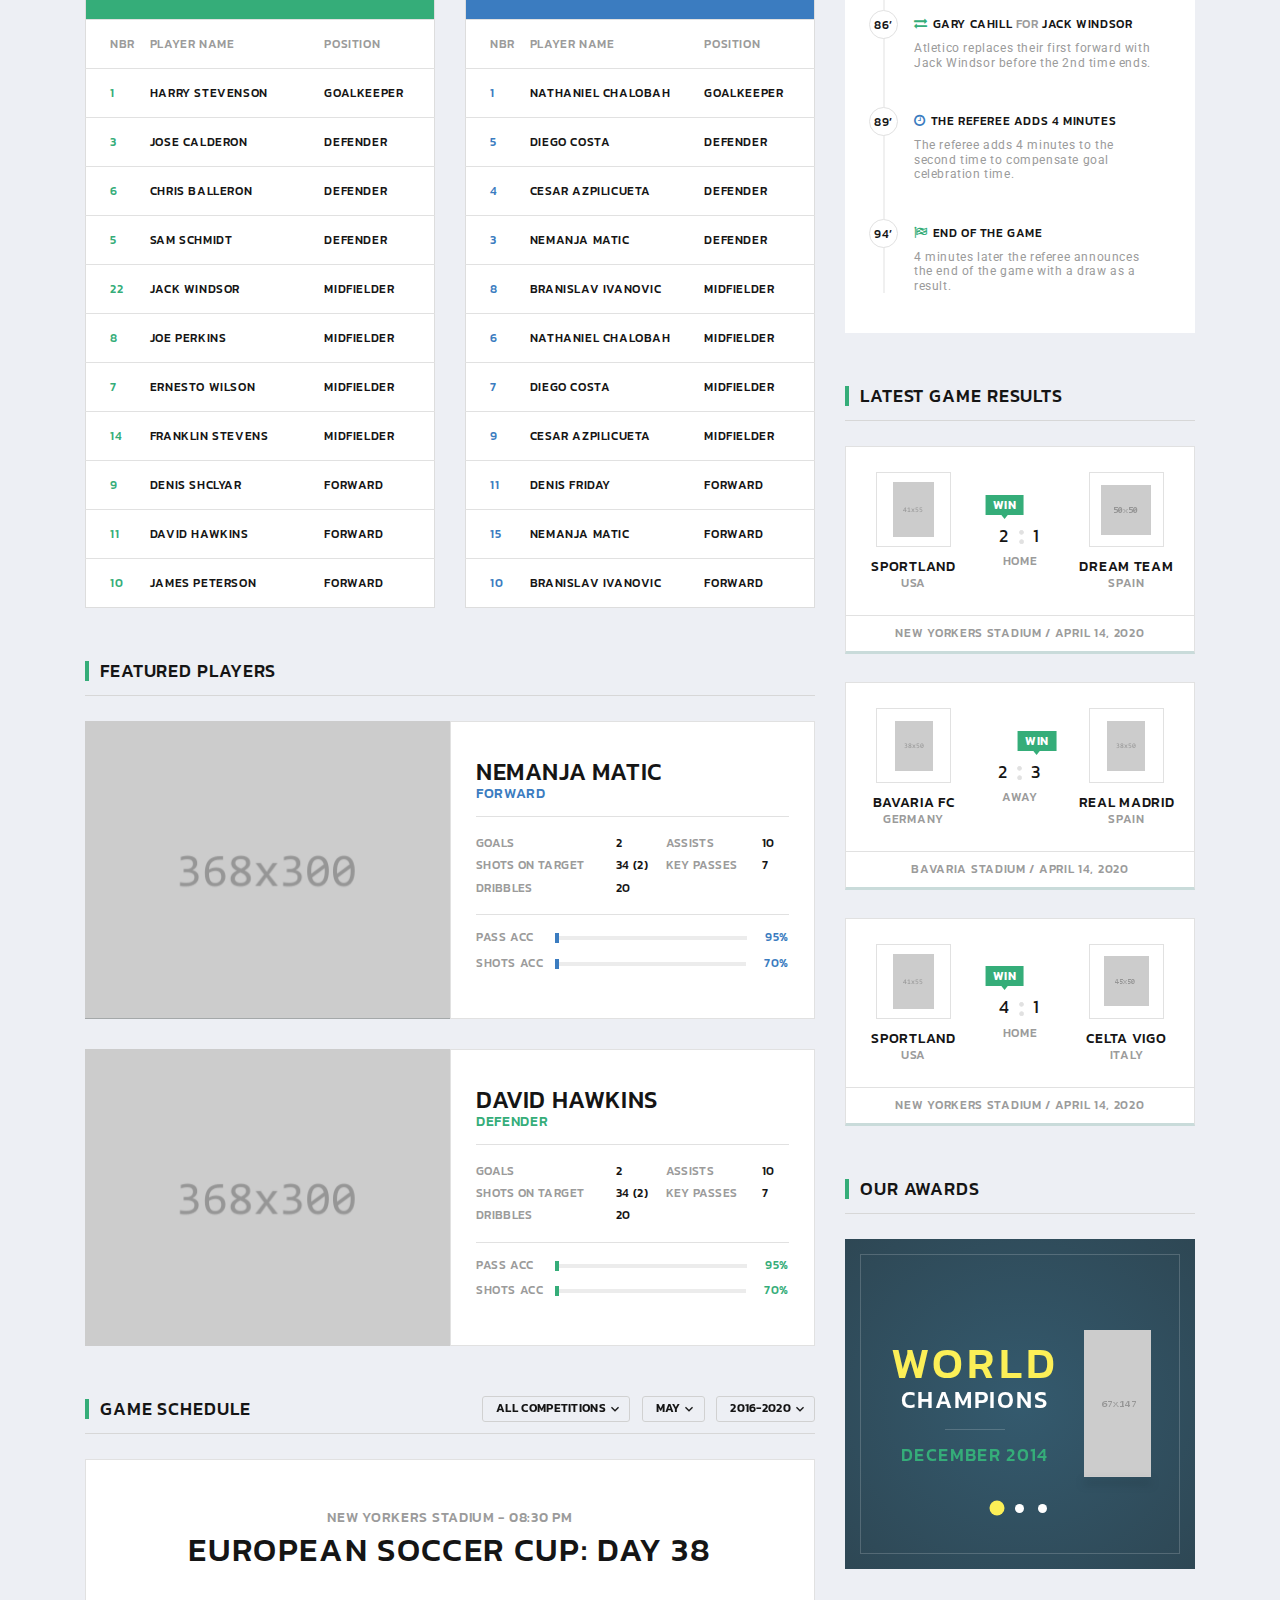
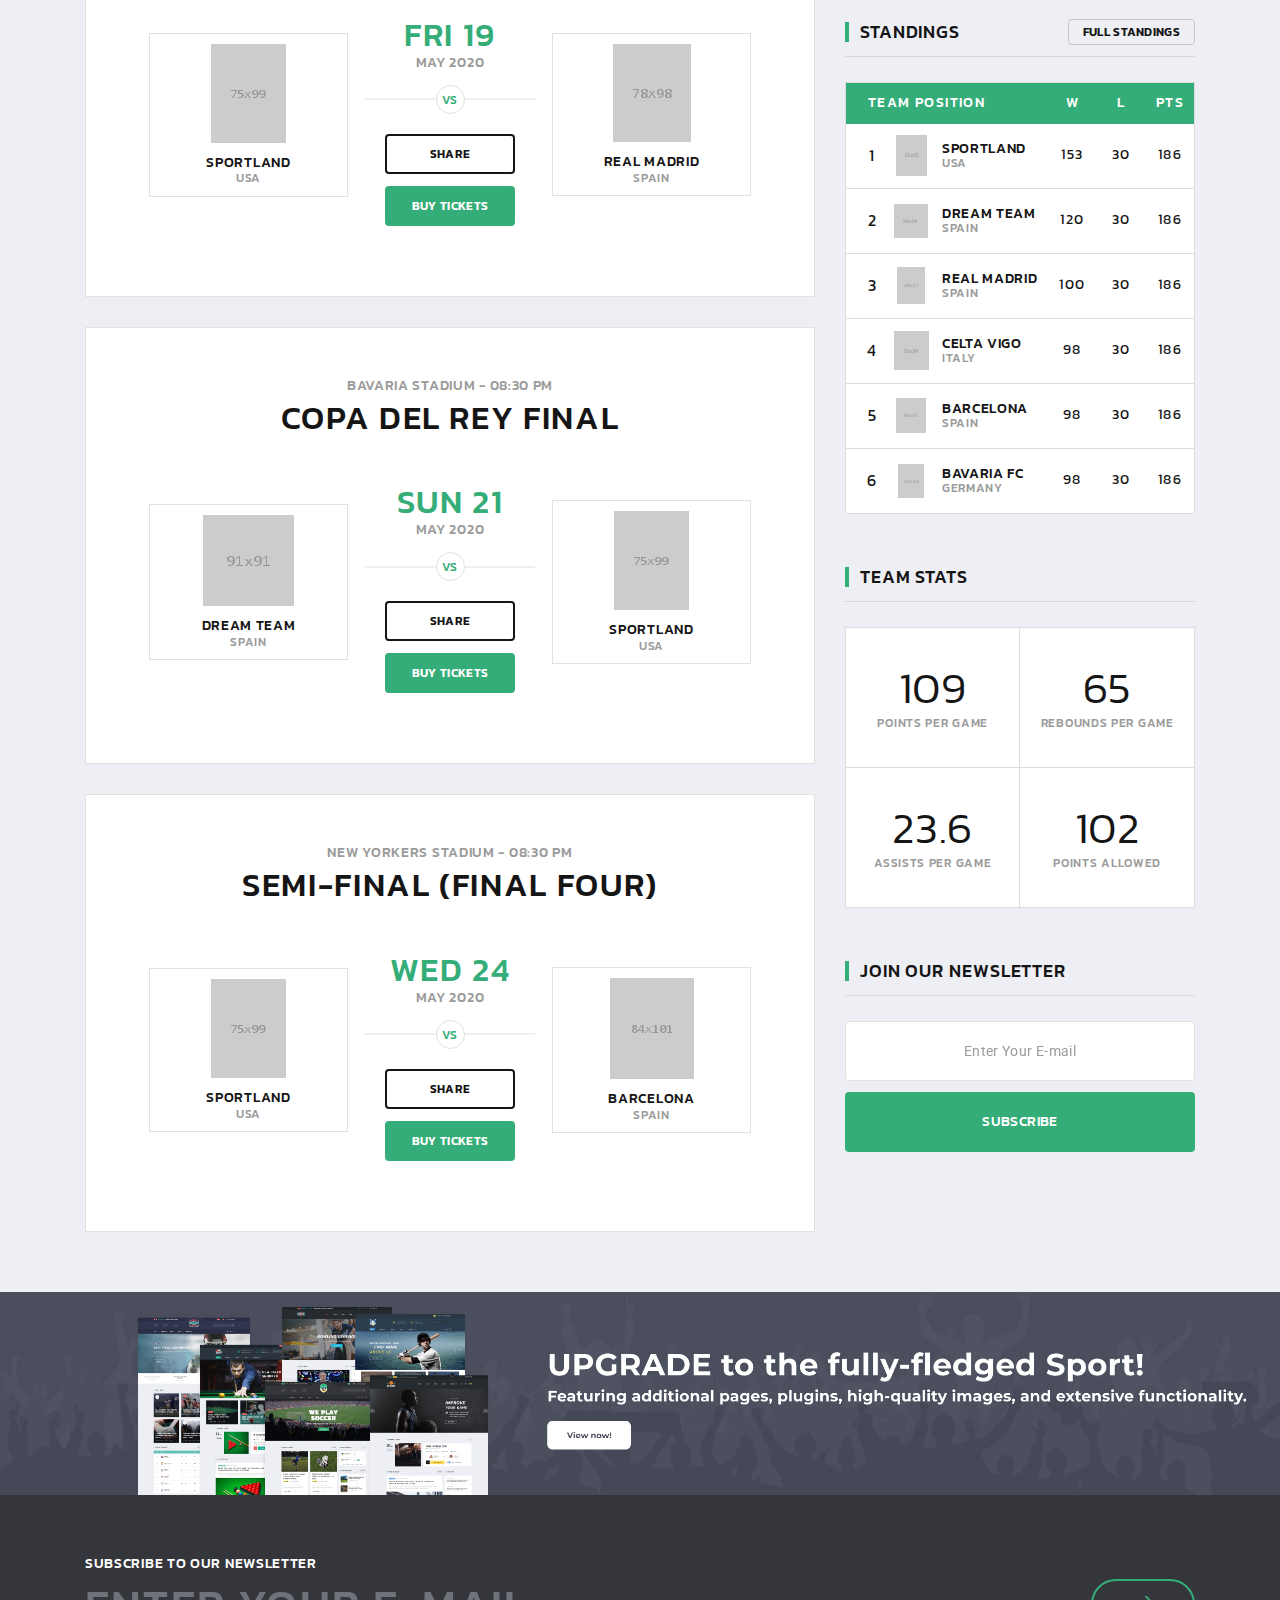
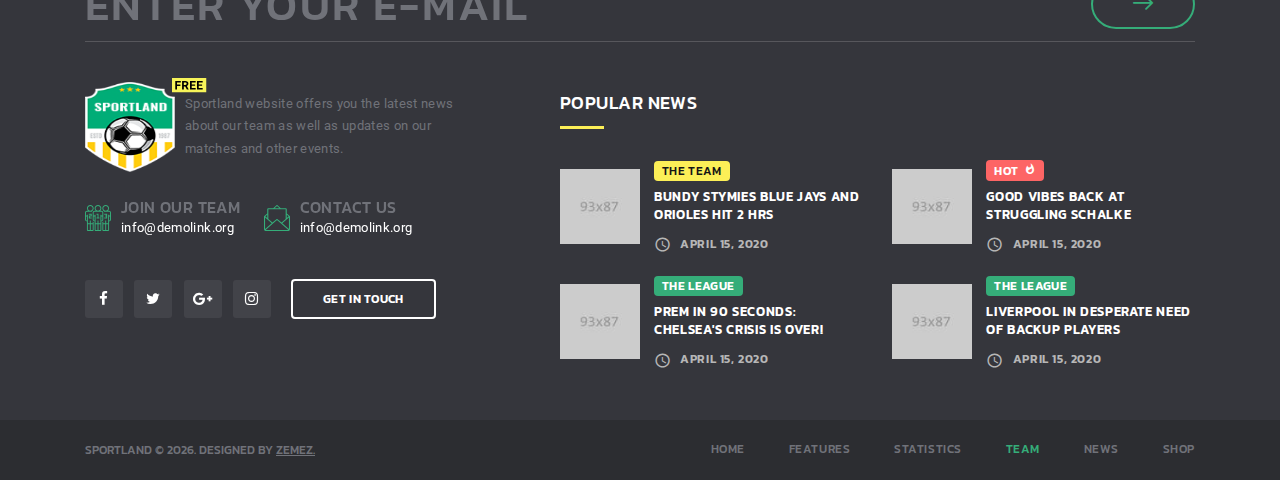
<file: data/site/game-overview.html>
<!DOCTYPE html>
<html class="wide wow-animation" lang="en">
  <head>
    <!-- Site Title-->
    <title>Game overview</title>
    <meta name="format-detection" content="telephone=no">
    <meta name="viewport" content="width=device-width, height=device-height, initial-scale=1.0, user-scalable=1">
    <meta http-equiv="X-UA-Compatible" content="IE=edge">
    <meta charset="utf-8">
    <link rel="icon" href="images/favicon.ico" type="image/x-icon">
    <!-- Stylesheets-->
    <link rel="stylesheet" type="text/css" href="//fonts.googleapis.com/css?family=Kanit:300,400,500,500i,600,900%7CRoboto:400,900">
    <link rel="stylesheet" href="css/bootstrap.css">
    <link rel="stylesheet" href="css/fonts.css">
    <link rel="stylesheet" href="css/style.css">
    <style>.ie-panel{display: none;background: #212121;padding: 10px 0;box-shadow: 3px 3px 5px 0 rgba(0,0,0,.3);clear: both;text-align:center;position: relative;z-index: 1;} html.ie-10 .ie-panel, html.lt-ie-10 .ie-panel {display: block;}</style>
  </head>
  <body>
    <div class="ie-panel"><a href="http://windows.microsoft.com/en-US/internet-explorer/"><img src="images/ie8-panel/warning_bar_0000_us.jpg" height="42" width="820" alt="You are using an outdated browser. For a faster, safer browsing experience, upgrade for free today."></a></div>
    <div class="preloader">
      <div class="preloader-body">
        <div class="preloader-item"></div>
      </div>
    </div>
    <!-- Page-->
    <div class="page"><a class="d-none d-xl-block" href="https://www.templatemonster.com/website-templates/allstar-multi-sports-website-template-63853.html" target="blank"><img class="d-block w-100" src="images/banner-free-01.jpg" alt=""></a>
      <!-- Page Header-->
      <header class="section page-header rd-navbar-dark">
        <!-- RD Navbar-->
        <div class="rd-navbar-wrap">
          <nav class="rd-navbar rd-navbar-classic" data-layout="rd-navbar-fixed" data-sm-layout="rd-navbar-fixed" data-md-layout="rd-navbar-fixed" data-md-device-layout="rd-navbar-fixed" data-lg-layout="rd-navbar-fixed" data-lg-device-layout="rd-navbar-fixed" data-xl-layout="rd-navbar-static" data-xl-device-layout="rd-navbar-static" data-xxl-layout="rd-navbar-static" data-xxl-device-layout="rd-navbar-static" data-lg-stick-up-offset="166px" data-xl-stick-up-offset="166px" data-xxl-stick-up-offset="166px" data-lg-stick-up="true" data-xl-stick-up="true" data-xxl-stick-up="true">
            <div class="rd-navbar-panel">
              <!-- RD Navbar Toggle-->
              <button class="rd-navbar-toggle" data-rd-navbar-toggle=".rd-navbar-main"><span></span></button>
              <!-- RD Navbar Panel-->
              <div class="rd-navbar-panel-inner container">
                <div class="rd-navbar-collapse rd-navbar-panel-item rd-navbar-panel-item-left">
                  <!-- Owl Carousel-->
                  <div class="owl-carousel-navbar owl-carousel-inline-outer">
                    <div class="owl-inline-nav">
                      <button class="owl-arrow owl-arrow-prev"></button>
                      <button class="owl-arrow owl-arrow-next"></button>
                    </div>
                    <div class="owl-carousel-inline-wrap">
                      <div class="owl-carousel owl-carousel-inline" data-items="1" data-dots="false" data-nav="true" data-autoplay="true" data-autoplay-speed="3200" data-stage-padding="0" data-loop="true" data-margin="10" data-mouse-drag="false" data-touch-drag="false" data-nav-custom=".owl-carousel-navbar">
                        <!-- Post Inline-->
                        <article class="post-inline">
                          <time class="post-inline-time" datetime="2020">April 15, 2020</time>
                          <p class="post-inline-title">Sportland vs Dream Team</p>
                        </article>
                        <!-- Post Inline-->
                        <article class="post-inline">
                          <time class="post-inline-time" datetime="2020">April 15, 2020</time>
                          <p class="post-inline-title">Sportland vs Real Madrid</p>
                        </article>
                        <!-- Post Inline-->
                        <article class="post-inline">
                          <time class="post-inline-time" datetime="2020">April 15, 2020</time>
                          <p class="post-inline-title">Sportland vs Barcelona</p>
                        </article>
                      </div>
                    </div>
                  </div>
                </div>
                <div class="rd-navbar-panel-item rd-navbar-panel-item-right">
                  <ul class="list-inline list-inline-bordered">
                    <li>
                      <!-- Select 2-->
                      <select class="select select-inline" data-placeholder="Select an option" data-dropdown-class="select-inline-dropdown">
                        <option value="en" selected="">en</option>
                        <option value="fr">fr</option>
                        <option value="es">es</option>
                      </select>
                    </li>
                    <li>
                      <div class="cart-inline-toggled-outer">
                        <!-- Link Cart-->
                        <button class="link link-cart cart-inline-toggle" data-rd-navbar-toggle="#cart-inline"><span class="link-cart-icon fl-bigmug-line-shopping202"></span><span class="link-cart-counter">2</span></button>
                        <!-- Cart Inline-->
                        <article class="cart-inline cart-inline-toggled" id="cart-inline">
                          <div class="cart-inline-inner">
                            <div class="cart-inline-header">
                              <h5 class="cart-inline-title">In cart: 2 products</h5>
                              <p class="cart-inline-subtitle">total price: $750</p>
                            </div>
                            <div class="cart-inline-main">
                                    <!-- Product inline-->
                                    <article class="product-inline">
                                      <div class="product-inline-aside"><a class="product-inline-figure" href="#"><img class="product-inline-image" src="images/product-Nike-Air-Zoom-Pegasus-67x30.png" alt="" width="67" height="30"/></a></div>
                                      <div class="product-inline-main">
                                        <p class="heading-7 product-inline-title"><a href="#">Nike Air Zoom Pegasus</a></p>
                                        <ul class="product-inline-meta">
                                          <li>
                                            <input class="form-input" type="number" data-zeros="true" value="2" min="1" max="100">
                                          </li>
                                          <li>
                                            <p class="product-inline-price">$500.00</p>
                                          </li>
                                        </ul>
                                      </div>
                                    </article>
                                    <!-- Product inline-->
                                    <article class="product-inline">
                                      <div class="product-inline-aside"><a class="product-inline-figure" href="#"><img class="product-inline-image" src="images/product-Nike-Baseball-Hat-55x38.png" alt="" width="55" height="38"/></a></div>
                                      <div class="product-inline-main">
                                        <p class="heading-7 product-inline-title"><a href="#">Nike Baseball Hat</a></p>
                                        <ul class="product-inline-meta">
                                          <li>
                                            <input class="form-input" type="number" data-zeros="true" value="1" min="1" max="100">
                                          </li>
                                          <li>
                                            <p class="product-inline-price">$250.00</p>
                                          </li>
                                        </ul>
                                      </div>
                                    </article>
                            </div>
                            <div class="cart-inline-footer"><a class="button button-md button-default-outline" href="#">Go to Cart</a><a class="button button-md button-primary" href="#">Checkout</a></div>
                          </div>
                        </article>
                      </div>
                    </li>
                    <li><a class="link link-icon link-icon-left link-classic" href="#"><span class="icon fl-bigmug-line-login12"></span><span class="link-icon-text">Your Account</span></a></li>
                  </ul>
                </div>
                <div class="rd-navbar-collapse-toggle rd-navbar-fixed-element-1" data-rd-navbar-toggle=".rd-navbar-collapse"><span></span></div>
              </div>
            </div>
            <div class="rd-navbar-main">
              <div class="rd-navbar-main-top">
                <div class="rd-navbar-main-container container">
                  <!-- RD Navbar Brand-->
                  <div class="rd-navbar-brand"><a class="brand" href="./"><img class="brand-logo " src="images/logo-soccer-default-95x126.png" alt="" width="95" height="126"/></a>
                  </div>
                  <!-- RD Navbar List-->
                  <ul class="rd-navbar-list">
                    <li class="rd-navbar-list-item"><a class="rd-navbar-list-link" href="#"><img src="images/partners-1-inverse-75x42.png" alt="" width="75" height="42"/></a></li>
                    <li class="rd-navbar-list-item"><a class="rd-navbar-list-link" href="#"><img src="images/partners-2-inverse-88x45.png" alt="" width="88" height="45"/></a></li>
                    <li class="rd-navbar-list-item"><a class="rd-navbar-list-link" href="#"><img src="images/partners-3-inverse-79x52.png" alt="" width="79" height="52"/></a></li>
                  </ul>
                  <!-- RD Navbar Search-->
                  <div class="rd-navbar-search">
                    <button class="rd-navbar-search-toggle" data-rd-navbar-toggle=".rd-navbar-search"><span></span></button>
                    <form class="rd-search" action="#" data-search-live="rd-search-results-live" method="GET">
                      <div class="form-wrap">
                        <label class="form-label" for="rd-navbar-search-form-input">Enter your search request here...</label>
                        <input class="rd-navbar-search-form-input form-input" id="rd-navbar-search-form-input" type="text" name="s" autocomplete="off">
                        <div class="rd-search-results-live" id="rd-search-results-live"></div>
                      </div>
                      <button class="rd-search-form-submit fl-budicons-launch-search81" type="submit"></button>
                    </form>
                  </div>
                </div>
              </div>
              <div class="rd-navbar-main-bottom rd-navbar-darker">
                <div class="rd-navbar-main-container container">
                  <!-- RD Navbar Nav-->
                                    <ul class="rd-navbar-nav">
                                      <li class="rd-nav-item"><a class="rd-nav-link" href="index.html">Home</a>
                                      </li>
                                      <li class="rd-nav-item active"><a class="rd-nav-link" href="game-overview.html">Game overview</a>
                                      </li>
                                      <li class="rd-nav-item"><a class="rd-nav-link" href="typography.html">Typography</a>
                                      </li>
                                      <li class="rd-nav-item"><a class="rd-nav-link" href="contact-us.html">Contact us</a>
                                      </li>
                                    </ul>
                  <div class="rd-navbar-main-element">
                    <ul class="list-inline list-inline-sm">
                      <li><a class="icon icon-xs icon-light fa fa-facebook" href="#"></a></li>
                      <li><a class="icon icon-xs icon-light fa fa-twitter" href="#"></a></li>
                      <li><a class="icon icon-xs icon-light fa fa-google-plus" href="#"></a></li>
                      <li><a class="icon icon-xs icon-light fa fa-instagram" href="#"></a></li>
                    </ul>
                  </div>
                </div>
              </div>
            </div>
          </nav>
        </div>
      </header>
      <!-- Section Breadcrumbs-->
      <section class="section parallax-container breadcrumbs-wrap" data-parallax-img="images/bg-breadcrumbs-1-1920x726.jpg">
        <div class="parallax-content breadcrumbs-custom context-dark">
          <div class="container">
            <h3 class="breadcrumbs-custom-title">Game overview</h3>
            <ul class="breadcrumbs-custom-path">
              <li><a href="index.html">Home</a></li>
              <li class="active">Game overview</li>
            </ul>
          </div>
        </div>
      </section>
      <section class="section section-sm bg-gray-100">
        <div class="container">
          <div class="row row-50">
            <div class="col-lg-8">
              <div class="row row-50">
                <div class="col-sm-12">
                  <!-- Heading Component-->
                  <article class="heading-component">
                    <div class="heading-component-inner">
                      <h5 class="heading-component-title">Game Results
                      </h5>
                    </div>
                  </article>
                  <!-- Game Result Bug-->
                  <article class="game-result">
                    <div class="game-info game-info-classic">
                      <p class="game-info-subtitle">New Yorkers Stadium - 
                        <time datetime="2020-04-17"> April 15, 2020</time>
                      </p>
                      <h3 class="game-info-title">Champions league semi-final 2020</h3>
                      <div class="game-info-main">
                        <div class="game-info-team game-info-team-first">
                          <figure><img src="images/team-sportland-75x99.png" alt="" width="75" height="99"/>
                          </figure>
                          <div class="game-result-team-name">Sportland</div>
                          <div class="game-result-team-country">USA</div>
                        </div>
                        <div class="game-info-middle">
                          <div class="game-result-score-wrap">
                            <div class="game-info-score game-result-team-win">2</div>
                            <div class="game-info-score">1</div>
                          </div>
                          <div class="game-result-divider-wrap"><span class="game-info-team-divider">VS</span></div>
                        </div>
                        <div class="game-info-team game-info-team-second">
                          <figure><img src="images/team-bavaria-fc-77x99.png" alt="" width="77" height="99"/>
                          </figure>
                          <div class="game-result-team-name">Bavaria FC</div>
                          <div class="game-result-team-country">Germany</div>
                        </div>
                      </div>
                      <!-- Table Game Info-->
                      <div class="table-game-info-wrap"><span class="table-game-info-title">Game statistics<span></span></span>
                        <div class="table-game-info-main table-custom-responsive">
                          <table class="table-custom table-game-info">
                            <tbody>
                              <tr>
                                <td class="table-game-info-number">10(9)</td>
                                <td class="table-game-info-category">Shots (on target)</td>
                                <td class="table-game-info-number">10(9)</td>
                              </tr>
                              <tr>
                                <td class="table-game-info-number">4</td>
                                <td class="table-game-info-category">Corner kicks</td>
                                <td class="table-game-info-number">4</td>
                              </tr>
                              <tr>
                                <td class="table-game-info-number">1</td>
                                <td class="table-game-info-category">Saves</td>
                                <td class="table-game-info-number">1</td>
                              </tr>
                              <tr>
                                <td class="table-game-info-number">2</td>
                                <td class="table-game-info-category">Yellow cards</td>
                                <td class="table-game-info-number">0</td>
                              </tr>
                              <tr>
                                <td class="table-game-info-number">1</td>
                                <td class="table-game-info-category">Red cards</td>
                                <td class="table-game-info-number">0</td>
                              </tr>
                            </tbody>
                          </table>
                        </div>
                      </div>
                      <div class="progress-bar-main progress-bar-rotate-90">
                        <div class="progress-bar-team progress-bar-team-first progress-bar-primary">
                          <div class="progress-bar-wrap">
                            <div class="progress-bar-js progress-bar-radial">
                              <svg class="progress-circle-bar" x="0" y="0" width="150" height="150" viewbox="0 0 150 150">
                                <circle class="progress-circle-bg" cx="75" cy="75" r="72"></circle>
                                <circle class="progress-circle-fg clipped" cx="75" cy="75" r="72"></circle>
                              </svg>
                              <div class="progress-circle-counter">81</div>
                            </div>
                            <p class="progress-bar-title">Shot accuracy</p>
                          </div>
                          <div class="progress-bar-wrap">
                            <div class="progress-bar-js progress-bar-radial">
                              <svg class="progress-circle-bar" x="0" y="0" width="150" height="150" viewbox="0 0 150 150">
                                <circle class="progress-circle-bg" cx="75" cy="75" r="72"></circle>
                                <circle class="progress-circle-fg clipped" cx="75" cy="75" r="72"></circle>
                              </svg>
                              <div class="progress-circle-counter">70</div>
                            </div>
                            <p class="progress-bar-title">Pass accuracy</p>
                          </div>
                        </div>
                        <div class="progress-bar-divider"></div>
                        <div class="progress-bar-team progress-bar-team-second team2-blue">
                          <div class="progress-bar-wrap">
                            <div class="progress-bar-js progress-bar-radial">
                              <svg class="progress-circle-bar" x="0" y="0" width="150" height="150" viewbox="0 0 150 150">
                                <circle class="progress-circle-bg" cx="75" cy="75" r="72"></circle>
                                <circle class="progress-circle-fg clipped" cx="75" cy="75" r="72"></circle>
                              </svg>
                              <div class="progress-circle-counter">89</div>
                            </div>
                            <p class="progress-bar-title">Pass accuracy</p>
                          </div>
                          <div class="progress-bar-wrap">
                            <div class="progress-bar-js progress-bar-radial">
                              <svg class="progress-circle-bar" x="0" y="0" width="150" height="150" viewbox="0 0 150 150">
                                <circle class="progress-circle-bg" cx="75" cy="75" r="72"></circle>
                                <circle class="progress-circle-fg clipped" cx="75" cy="75" r="72"></circle>
                              </svg>
                              <div class="progress-circle-counter">32</div>
                            </div>
                            <p class="progress-bar-title">Shot accuracy</p>
                          </div>
                        </div>
                      </div>
                    </div>
                  </article>
                </div>
                <div class="col-sm-12">
                  <!-- Heading Component-->
                  <article class="heading-component">
                    <div class="heading-component-inner">
                      <h5 class="heading-component-title">Main Rosters
                      </h5>
                    </div>
                  </article>
                  <div class="row row-30">
                    <div class="col-sm-6">
                      <!-- Table Roster-->
                      <div class="table-custom-responsive">
                        <table class="table-custom table-roster">
                          <thead>
                            <tr>
                              <th colspan="3">Atletico</th>
                            </tr>
                          </thead>
                          <tbody>
                            <tr>
                              <td>NBR</td>
                              <td>Player name</td>
                              <td>Position</td>
                            </tr>
                            <tr>
                              <td>1</td>
                              <td>Harry Stevenson</td>
                              <td>Goalkeeper</td>
                            </tr>
                            <tr>
                              <td>3</td>
                              <td>Jose Calderon</td>
                              <td>Defender</td>
                            </tr>
                            <tr>
                              <td>6</td>
                              <td>Chris Balleron</td>
                              <td>Defender</td>
                            </tr>
                            <tr>
                              <td>5</td>
                              <td>Sam Schmidt</td>
                              <td>Defender</td>
                            </tr>
                            <tr>
                              <td>22</td>
                              <td>Jack Windsor</td>
                              <td>Midfielder</td>
                            </tr>
                            <tr>
                              <td>8</td>
                              <td>Joe Perkins</td>
                              <td>Midfielder</td>
                            </tr>
                            <tr>
                              <td>7</td>
                              <td>Ernesto Wilson</td>
                              <td>Midfielder</td>
                            </tr>
                            <tr>
                              <td>14</td>
                              <td>Franklin Stevens</td>
                              <td>Midfielder</td>
                            </tr>
                            <tr>
                              <td>9</td>
                              <td>Denis Shclyar</td>
                              <td>Forward</td>
                            </tr>
                            <tr>
                              <td>11</td>
                              <td>David Hawkins</td>
                              <td>Forward</td>
                            </tr>
                            <tr>
                              <td>10</td>
                              <td>James Peterson</td>
                              <td>Forward</td>
                            </tr>
                          </tbody>
                        </table>
                      </div>
                    </div>
                    <div class="col-sm-6">
                      <!-- Table Roster-->
                      <div class="table-custom-responsive">
                        <table class="table-custom table-roster team2-blue">
                          <thead>
                            <tr>
                              <th colspan="3">Bavaria FC</th>
                            </tr>
                          </thead>
                          <tbody>
                            <tr>
                              <td>NBR</td>
                              <td>Player name</td>
                              <td>Position</td>
                            </tr>
                            <tr>
                              <td>1</td>
                              <td>Nathaniel Chalobah</td>
                              <td>Goalkeeper</td>
                            </tr>
                            <tr>
                              <td>5</td>
                              <td>Diego Costa</td>
                              <td>Defender</td>
                            </tr>
                            <tr>
                              <td>4</td>
                              <td>Cesar Azpilicueta</td>
                              <td>Defender</td>
                            </tr>
                            <tr>
                              <td>3</td>
                              <td>Nemanja Matic</td>
                              <td>Defender</td>
                            </tr>
                            <tr>
                              <td>8</td>
                              <td>Branislav Ivanovic</td>
                              <td>Midfielder</td>
                            </tr>
                            <tr>
                              <td>6</td>
                              <td>Nathaniel Chalobah</td>
                              <td>Midfielder</td>
                            </tr>
                            <tr>
                              <td>7</td>
                              <td>Diego Costa</td>
                              <td>Midfielder</td>
                            </tr>
                            <tr>
                              <td>9</td>
                              <td>Cesar Azpilicueta</td>
                              <td>Midfielder</td>
                            </tr>
                            <tr>
                              <td>11</td>
                              <td>Denis Friday</td>
                              <td>Forward</td>
                            </tr>
                            <tr>
                              <td>15</td>
                              <td>Nemanja Matic</td>
                              <td>Forward</td>
                            </tr>
                            <tr>
                              <td>10</td>
                              <td>Branislav Ivanovic</td>
                              <td>Forward</td>
                            </tr>
                          </tbody>
                        </table>
                      </div>
                    </div>
                  </div>
                </div>
                <div class="col-sm-12">
                  <!-- Heading Component-->
                  <article class="heading-component">
                    <div class="heading-component-inner">
                      <h5 class="heading-component-title">Featured Players
                      </h5>
                    </div>
                  </article>
                  <!-- Player Info Corporate-->
                  <div class="player-info-corporate player-info-other-team">
                    <div class="player-info-figure">
                      <div class="block-number"><span>15</span></div>
                      <div class="player-img"><img src="images/player-2-368x300.png" alt="" width="368" height="300"/>
                      </div>
                      <div class="team-logo-img"><img src="images/logo-team-2-233x233.png" alt="" width="233" height="233"/>
                      </div>
                    </div>
                    <div class="player-info-main">
                      <h4 class="player-info-title">Nemanja Matic</h4>
                      <p class="player-info-subtitle">Forward </p>
                      <hr/>
                      <div class="player-info-table">
                        <div class="table-custom-wrap">
                          <table class="table-custom">
                            <tr>
                              <th>Goals</th>
                              <th>2</th>
                              <th>Assists</th>
                              <th>10</th>
                            </tr>
                            <tr>
                              <td>Shots on Target</td>
                              <td>34 (2)</td>
                              <td>Key Passes</td>
                              <td>7</td>
                            </tr>
                            <tr>
                              <td>Dribbles</td>
                              <td>20</td>
                            </tr>
                          </table>
                        </div>
                      </div>
                      <hr/>
                      <div class="player-info-progress">
                        <!-- Linear progress bar-->
                        <article class="progress-linear progress-bar-modern">
                          <div class="progress-header">
                            <p>Pass Acc</p>
                          </div>
                          <div class="progress-bar-linear-wrap">
                            <div class="progress-bar-linear"></div>
                          </div><span class="progress-value">95</span>
                        </article>
                        <!-- Linear progress bar-->
                        <article class="progress-linear progress-bar-modern">
                          <div class="progress-header">
                            <p>Shots Acc</p>
                          </div>
                          <div class="progress-bar-linear-wrap">
                            <div class="progress-bar-linear"></div>
                          </div><span class="progress-value">70</span>
                        </article>
                      </div>
                    </div>
                  </div>
                  <!-- Player Info Corporate-->
                  <div class="player-info-corporate">
                    <div class="player-info-figure">
                      <div class="block-number"><span>11</span></div>
                      <div class="player-img"><img src="images/player-1-368x300.png" alt="" width="368" height="300"/>
                      </div>
                      <div class="team-logo-img"><img src="images/logo-team-1-237x312.png" alt="" width="237" height="312"/>
                      </div>
                    </div>
                    <div class="player-info-main">
                      <h4 class="player-info-title">David Hawkins</h4>
                      <p class="player-info-subtitle">Defender</p>
                      <hr/>
                      <div class="player-info-table">
                        <div class="table-custom-wrap">
                          <table class="table-custom">
                            <tr>
                              <th>Goals</th>
                              <th>2</th>
                              <th>Assists</th>
                              <th>10</th>
                            </tr>
                            <tr>
                              <td>Shots on Target</td>
                              <td>34 (2)</td>
                              <td>Key Passes</td>
                              <td>7</td>
                            </tr>
                            <tr>
                              <td>Dribbles</td>
                              <td>20</td>
                            </tr>
                          </table>
                        </div>
                      </div>
                      <hr/>
                      <div class="player-info-progress">
                        <!-- Linear progress bar-->
                        <article class="progress-linear progress-bar-modern">
                          <div class="progress-header">
                            <p>Pass Acc</p>
                          </div>
                          <div class="progress-bar-linear-wrap">
                            <div class="progress-bar-linear"></div>
                          </div><span class="progress-value">95</span>
                        </article>
                        <!-- Linear progress bar-->
                        <article class="progress-linear progress-bar-modern">
                          <div class="progress-header">
                            <p>Shots Acc</p>
                          </div>
                          <div class="progress-bar-linear-wrap">
                            <div class="progress-bar-linear"></div>
                          </div><span class="progress-value">70</span>
                        </article>
                      </div>
                    </div>
                  </div>
                </div>
                <div class="col-sm-12">
                  <!-- Heading Component-->
                  <article class="heading-component">
                    <div class="heading-component-inner">
                      <h5 class="heading-component-title">Game schedule
                      </h5>
                      <div class="heading-component-aside">
                        <ul class="list-inline list-inline-xs list-inline-middle">
                          <li>
                            <select class="select select-minimal" data-placeholder="Select an option" data-dropdown-class="select-minimal-dropdown">
                              <option value="All Competitions" selected="">All Competitions</option>
                              <option value="Champions League">Champions League</option>
                            </select>
                          </li>
                          <li>
                            <select class="select select-minimal" data-placeholder="Select an option" data-dropdown-class="select-minimal-dropdown">
                              <option value="may" selected="">May</option>
                              <option value="april">April</option>
                              <option value="march">March</option>
                            </select>
                          </li>
                          <li>
                            <select class="select select-minimal" data-placeholder="Select an option" data-dropdown-class="select-minimal-dropdown">
                              <option value="2016-2020" selected="">2016-2020</option>
                              <option value="2015-2016">2015-2016</option>
                              <option value="2014-2015">2014-2015</option>
                            </select>
                          </li>
                        </ul>
                      </div>
                    </div>
                  </article>
                  <!-- Game Result Bug-->
                  <article class="game-result">
                    <div class="game-info">
                      <p class="game-info-subtitle">New Yorkers Stadium - 
                        <time datetime="08:30"> 08:30 PM</time>
                      </p>
                      <h3 class="game-info-title">European soccer cup: day 38</h3>
                      <div class="game-info-main">
                        <div class="game-info-team game-info-team-first">
                          <figure><img src="images/team-sportland-75x99.png" alt="" width="75" height="99"/>
                          </figure>
                          <div class="game-result-team-name">Sportland</div>
                          <div class="game-result-team-country">USA</div>
                        </div>
                        <div class="game-info-middle game-info-middle-vertical">
                          <time class="time-big" datetime="2020-04-17"><span class="heading-3">Fri 19</span> May 2020
                          </time>
                          <div class="game-result-divider-wrap"><span class="game-info-team-divider">VS</span></div>
                          <div class="group-sm">
                            <div class="button button-sm button-share-outline">Share
                              <ul class="game-info-share">
                                <li class="game-info-share-item"><a class="icon fa fa-facebook" href="#"></a></li>
                                <li class="game-info-share-item"><a class="icon fa fa-twitter" href="#"></a></li>
                                <li class="game-info-share-item"><a class="icon fa fa-google-plus" href="#"></a></li>
                                <li class="game-info-share-item"><a class="icon fa fa-instagram" href="#"></a></li>
                              </ul>
                            </div><a class="button button-sm button-primary" href="#">Buy tickets</a>
                          </div>
                        </div>
                        <div class="game-info-team game-info-team-second">
                          <figure><img src="images/team-real-madrid-78x98.png" alt="" width="78" height="98"/>
                          </figure>
                          <div class="game-result-team-name">Real Madrid</div>
                          <div class="game-result-team-country">Spain</div>
                        </div>
                      </div>
                    </div>
                  </article>
                  <!-- Game Result Bug-->
                  <article class="game-result">
                    <div class="game-info">
                      <p class="game-info-subtitle">Bavaria Stadium - 
                        <time datetime="08:30"> 08:30 PM</time>
                      </p>
                      <h3 class="game-info-title">Copa del Rey Final</h3>
                      <div class="game-info-main">
                        <div class="game-info-team game-info-team-first">
                          <figure><img src="images/team-dream-team-91x91.png" alt="" width="91" height="91"/>
                          </figure>
                          <div class="game-result-team-name">Dream Team</div>
                          <div class="game-result-team-country">Spain</div>
                        </div>
                        <div class="game-info-middle game-info-middle-vertical">
                          <time class="time-big" datetime="2020-04-17"><span class="heading-3">Sun 21</span> May 2020
                          </time>
                          <div class="game-result-divider-wrap"><span class="game-info-team-divider">VS</span></div>
                          <div class="group-sm">
                            <div class="button button-sm button-share-outline">Share
                              <ul class="game-info-share">
                                <li class="game-info-share-item"><a class="icon fa fa-facebook" href="#"></a></li>
                                <li class="game-info-share-item"><a class="icon fa fa-twitter" href="#"></a></li>
                                <li class="game-info-share-item"><a class="icon fa fa-google-plus" href="#"></a></li>
                                <li class="game-info-share-item"><a class="icon fa fa-instagram" href="#"></a></li>
                              </ul>
                            </div><a class="button button-sm button-primary" href="#">Buy tickets</a>
                          </div>
                        </div>
                        <div class="game-info-team game-info-team-second">
                          <figure><img src="images/team-sportland-75x99.png" alt="" width="75" height="99"/>
                          </figure>
                          <div class="game-result-team-name">Sportland</div>
                          <div class="game-result-team-country">USA</div>
                        </div>
                      </div>
                    </div>
                  </article>
                  <!-- Game Result Bug-->
                  <article class="game-result">
                    <div class="game-info">
                      <p class="game-info-subtitle">New Yorkers Stadium - 
                        <time datetime="08:30"> 08:30 PM</time>
                      </p>
                      <h3 class="game-info-title">Semi-Final (FINAL FOUR)</h3>
                      <div class="game-info-main">
                        <div class="game-info-team game-info-team-first">
                          <figure><img src="images/team-sportland-75x99.png" alt="" width="75" height="99"/>
                          </figure>
                          <div class="game-result-team-name">Sportland</div>
                          <div class="game-result-team-country">USA</div>
                        </div>
                        <div class="game-info-middle game-info-middle-vertical">
                          <time class="time-big" datetime="2020-04-17"><span class="heading-3">Wed 24</span> May 2020
                          </time>
                          <div class="game-result-divider-wrap"><span class="game-info-team-divider">VS</span></div>
                          <div class="group-sm">
                            <div class="button button-sm button-share-outline">Share
                              <ul class="game-info-share">
                                <li class="game-info-share-item"><a class="icon fa fa-facebook" href="#"></a></li>
                                <li class="game-info-share-item"><a class="icon fa fa-twitter" href="#"></a></li>
                                <li class="game-info-share-item"><a class="icon fa fa-google-plus" href="#"></a></li>
                                <li class="game-info-share-item"><a class="icon fa fa-instagram" href="#"></a></li>
                              </ul>
                            </div><a class="button button-sm button-primary" href="#">Buy tickets</a>
                          </div>
                        </div>
                        <div class="game-info-team game-info-team-second">
                          <figure><img src="images/team-barcelona-84x101.png" alt="" width="84" height="101"/>
                          </figure>
                          <div class="game-result-team-name">Barcelona</div>
                          <div class="game-result-team-country">Spain</div>
                        </div>
                      </div>
                    </div>
                  </article>
                </div>
              </div>
            </div>
            <div class="col-lg-4">
              <div class="row row-50">
                <div class="col-md-6 col-lg-12">
                  <!-- Heading Component-->
                  <article class="heading-component">
                    <div class="heading-component-inner">
                      <h5 class="heading-component-title">Game highlights
                      </h5>
                    </div>
                  </article>
                  <!-- Game Highlights-->
                  <div class="game-highlights">
                    <ul class="game-highlights-list">
                      <li>
                        <p class="game-highlights-title">Start of the Match
                        </p><span class="game-highlights-minute">0’</span>
                      </li>
                      <li>
                        <p class="game-highlights-title"><span class="icon icon-xxs icon-orange-dark fa fa-exclamation"></span>Foul by Martin Pierto
                        </p>
                        <p class="game-highlights-description">Martin Pierto showed sharp reflexes but failed to score for his team.</p><span class="game-highlights-minute">12’</span>
                      </li>
                      <li class="team-primary">
                        <p class="game-highlights-title"><span class="icon icon-xxs icon-primary fa fa-futbol-o"></span><span class="game-highlights-goal">Goal</span> (1-0)
                        </p>
                        <p class="game-highlights-description">Franklin Stevens scored with the right foot. Assisted by David Hawkins.</p><span class="game-highlights-minute">18’</span>
                      </li>
                      <li class="team2-blue">
                        <p class="game-highlights-title"><span class="icon icon-xxs icon-blue-boston fa fa-futbol-o"></span><span class="game-highlights-goal">Goal</span> (1-1)
                        </p>
                        <p class="game-highlights-description">atletico’s defender James Peterson turned Hernandez’s cross into his own net.</p><span class="game-highlights-minute">21’</span>
                      </li>
                      <li>
                        <p class="game-highlights-title"><span class="icon icon-xxs icon-orange fa fa-file"></span>Yellow card
                        </p>
                        <p class="game-highlights-description">Ernesto Wilson got his first yellow card just before the first time ended.</p><span class="game-highlights-minute">28’</span>
                      </li>
                      <li>
                        <p class="game-highlights-title"><span class="icon icon-xxs icon-primary fa fa-life-ring"></span>Attempt saved
                        </p>
                        <p class="game-highlights-description">Harry Stevenson saved Rob Wilson’s attempt to score a goal.</p><span class="game-highlights-minute">31’</span>
                      </li>
                      <li>
                        <p class="game-highlights-title"><span class="icon icon-xxs icon-blue-boston fa fa-hand-o-right"></span>Penalty Kick
                        </p>
                        <p class="game-highlights-description">Performed by Sam Schmidt, this penalty kick marks the beginning of the 2nd time.</p><span class="game-highlights-minute">47’</span>
                      </li>
                      <li>
                        <p class="game-highlights-title"><span class="icon icon-xxs icon-primary fa fa-flag"></span>Offside of Chris Balleron
                        </p>
                        <p class="game-highlights-description">Chris Balleron received offside warning for touching the passed ball.</p><span class="game-highlights-minute">60’</span>
                      </li>
                      <li>
                        <p class="game-highlights-title"><span class="icon icon-xxs icon-red-2 fa fa-file"></span>Red card
                        </p>
                        <p class="game-highlights-description">The referee showed red card to Joe Perkins on the 74th minute of the match.</p><span class="game-highlights-minute">74’</span>
                      </li>
                      <li>
                        <p class="game-highlights-title"><span class="icon icon-xxs icon-primary fa fa-exchange"></span>Gary Cahill <span class="text-gray-500">for</span> jack windsor
                        </p>
                        <p class="game-highlights-description">Atletico replaces their first forward with Jack Windsor before the 2nd time ends.</p><span class="game-highlights-minute">86’</span>
                      </li>
                      <li>
                        <p class="game-highlights-title"><span class="icon icon-xxs icon-blue-boston fa fa-clock-o"></span>The referee adds 4 minutes 
                        </p>
                        <p class="game-highlights-description">The referee adds 4 minutes to the second time to compensate goal celebration time.</p><span class="game-highlights-minute">89’</span>
                      </li>
                      <li>
                        <p class="game-highlights-title"><span class="icon icon-xxs icon-primary fa fa-flag-checkered"></span>End of the game
                        </p>
                        <p class="game-highlights-description">4 minutes later the referee announces the end of the game with a draw as a result.</p><span class="game-highlights-minute">94’</span>
                      </li>
                    </ul>
                  </div>
                </div>
                <div class="col-md-6 col-lg-12">
                  <!-- Heading Component-->
                  <article class="heading-component">
                    <div class="heading-component-inner">
                      <h5 class="heading-component-title">Latest Game results
                      </h5>
                    </div>
                  </article>
                  <!-- Game Result Classic-->
                  <article class="game-result game-result-classic">
                    <div class="game-result-main">
                      <div class="game-result-team game-result-team-first">
                        <figure class="game-result-team-figure game-result-team-figure-big"><img src="images/team-sportland-41x55.png" alt="" width="41" height="55"/>
                        </figure>
                        <div class="game-result-team-name">Sportland</div>
                        <div class="game-result-team-country">USA</div>
                      </div>
                      <div class="game-result-middle">
                        <div class="game-result-score-wrap">
                          <div class="game-result-score game-result-team-win">2<span class="game-result-team-label game-result-team-label-top">Win</span>
                          </div>
                          <div class="game-result-score-divider">
                            <svg x="0px" y="0px" width="7px" height="21px" viewbox="0 0 7 21" enable-background="new 0 0 7 21" xml:space="preserve">
                              <g>
                                <circle cx="3.5" cy="3.5" r="3"></circle>
                                <path d="M3.5,1C4.879,1,6,2.122,6,3.5S4.879,6,3.5,6S1,4.878,1,3.5S2.122,1,3.5,1 M3.5,0C1.567,0,0,1.567,0,3.5S1.567,7,3.5,7      S7,5.433,7,3.5S5.433,0,3.5,0L3.5,0z"></path>
                              </g>
                              <g>
                                <circle cx="3.695" cy="17.5" r="3"></circle>
                                <path d="M3.695,15c1.378,0,2.5,1.122,2.5,2.5S5.073,20,3.695,20s-2.5-1.122-2.5-2.5S2.316,15,3.695,15 M3.695,14      c-1.933,0-3.5,1.567-3.5,3.5s1.567,3.5,3.5,3.5s3.5-1.567,3.5-3.5S5.628,14,3.695,14L3.695,14z"></path>
                              </g>
                            </svg>
                          </div>
                          <div class="game-result-score">1
                          </div>
                        </div>
                        <div class="game-results-status">Home</div>
                      </div>
                      <div class="game-result-team game-result-team-second">
                        <figure class="game-result-team-figure game-result-team-figure-big"><img src="images/team-dream-team-50x50.png" alt="" width="50" height="50"/>
                        </figure>
                        <div class="game-result-team-name">Dream Team</div>
                        <div class="game-result-team-country">Spain</div>
                      </div>
                    </div>
                    <div class="game-result-footer">
                      <ul class="game-result-details">
                        <li>New Yorkers Stadium</li>
                        <li>
                          <time datetime="2020-04-14">April 14, 2020</time>
                        </li>
                      </ul>
                    </div>
                  </article>
                  <!-- Game Result Classic-->
                  <article class="game-result game-result-classic">
                    <div class="game-result-main">
                      <div class="game-result-team game-result-team-first">
                        <figure class="game-result-team-figure game-result-team-figure-big"><img src="images/team-bavaria-fc-38x50.png" alt="" width="38" height="50"/>
                        </figure>
                        <div class="game-result-team-name">Bavaria FC</div>
                        <div class="game-result-team-country">Germany</div>
                      </div>
                      <div class="game-result-middle">
                        <div class="game-result-score-wrap">
                          <div class="game-result-score">2
                          </div>
                          <div class="game-result-score-divider">
                            <svg x="0px" y="0px" width="7px" height="21px" viewbox="0 0 7 21" enable-background="new 0 0 7 21" xml:space="preserve">
                              <g>
                                <circle cx="3.5" cy="3.5" r="3"></circle>
                                <path d="M3.5,1C4.879,1,6,2.122,6,3.5S4.879,6,3.5,6S1,4.878,1,3.5S2.122,1,3.5,1 M3.5,0C1.567,0,0,1.567,0,3.5S1.567,7,3.5,7      S7,5.433,7,3.5S5.433,0,3.5,0L3.5,0z"></path>
                              </g>
                              <g>
                                <circle cx="3.695" cy="17.5" r="3"></circle>
                                <path d="M3.695,15c1.378,0,2.5,1.122,2.5,2.5S5.073,20,3.695,20s-2.5-1.122-2.5-2.5S2.316,15,3.695,15 M3.695,14      c-1.933,0-3.5,1.567-3.5,3.5s1.567,3.5,3.5,3.5s3.5-1.567,3.5-3.5S5.628,14,3.695,14L3.695,14z"></path>
                              </g>
                            </svg>
                          </div>
                          <div class="game-result-score game-result-team-win">3<span class="game-result-team-label game-result-team-label-top">Win</span>
                          </div>
                        </div>
                        <div class="game-results-status">Away</div>
                      </div>
                      <div class="game-result-team game-result-team-second">
                        <figure class="game-result-team-figure game-result-team-figure-big"><img src="images/team-real-madrid-38x50.png" alt="" width="38" height="50"/>
                        </figure>
                        <div class="game-result-team-name">Real Madrid</div>
                        <div class="game-result-team-country">Spain</div>
                      </div>
                    </div>
                    <div class="game-result-footer">
                      <ul class="game-result-details">
                        <li>Bavaria Stadium</li>
                        <li>
                          <time datetime="2020-04-14">April 14, 2020</time>
                        </li>
                      </ul>
                    </div>
                  </article>
                  <!-- Game Result Classic-->
                  <article class="game-result game-result-classic">
                    <div class="game-result-main">
                      <div class="game-result-team game-result-team-first">
                        <figure class="game-result-team-figure game-result-team-figure-big"><img src="images/team-sportland-41x55.png" alt="" width="41" height="55"/>
                        </figure>
                        <div class="game-result-team-name">Sportland</div>
                        <div class="game-result-team-country">USA</div>
                      </div>
                      <div class="game-result-middle">
                        <div class="game-result-score-wrap">
                          <div class="game-result-score game-result-team-win">4<span class="game-result-team-label game-result-team-label-top">Win</span>
                          </div>
                          <div class="game-result-score-divider">
                            <svg x="0px" y="0px" width="7px" height="21px" viewbox="0 0 7 21" enable-background="new 0 0 7 21" xml:space="preserve">
                              <g>
                                <circle cx="3.5" cy="3.5" r="3"></circle>
                                <path d="M3.5,1C4.879,1,6,2.122,6,3.5S4.879,6,3.5,6S1,4.878,1,3.5S2.122,1,3.5,1 M3.5,0C1.567,0,0,1.567,0,3.5S1.567,7,3.5,7      S7,5.433,7,3.5S5.433,0,3.5,0L3.5,0z"></path>
                              </g>
                              <g>
                                <circle cx="3.695" cy="17.5" r="3"></circle>
                                <path d="M3.695,15c1.378,0,2.5,1.122,2.5,2.5S5.073,20,3.695,20s-2.5-1.122-2.5-2.5S2.316,15,3.695,15 M3.695,14      c-1.933,0-3.5,1.567-3.5,3.5s1.567,3.5,3.5,3.5s3.5-1.567,3.5-3.5S5.628,14,3.695,14L3.695,14z"></path>
                              </g>
                            </svg>
                          </div>
                          <div class="game-result-score">1
                          </div>
                        </div>
                        <div class="game-results-status">Home</div>
                      </div>
                      <div class="game-result-team game-result-team-second">
                        <figure class="game-result-team-figure game-result-team-figure-big"><img src="images/team-celta-vigo-45x50.png" alt="" width="45" height="50"/>
                        </figure>
                        <div class="game-result-team-name">Celta Vigo</div>
                        <div class="game-result-team-country">Italy</div>
                      </div>
                    </div>
                    <div class="game-result-footer">
                      <ul class="game-result-details">
                        <li>New Yorkers Stadium</li>
                        <li>
                          <time datetime="2020-04-14">April 14, 2020</time>
                        </li>
                      </ul>
                    </div>
                  </article>
                </div>
                <div class="col-md-6 col-lg-12">
                  <!-- Heading Component-->
                  <article class="heading-component">
                    <div class="heading-component-inner">
                      <h5 class="heading-component-title">Our Awards
                      </h5>
                    </div>
                  </article>
                  <!-- Owl Carousel-->
                  <div class="owl-carousel owl-carousel-dots-modern awards-carousel" data-items="1" data-autoplay="true" data-autoplay-speed="4000" data-dots="true" data-nav="false" data-stage-padding="0" data-loop="true" data-margin="0" data-mouse-drag="true">
                                      <!-- Awards Item-->
                                      <div class="awards-item"> 
                                        <div class="awards-item-main">
                                          <h4 class="awards-item-title"><span class="text-accent">World</span>Champions
                                          </h4>
                                          <div class="divider"></div>
                                          <h5 class="awards-item-time">December 2014</h5>
                                        </div>
                                        <div class="awards-item-aside"> <img src="images/thumbnail-minimal-1-67x147.png" alt="" width="67" height="147"/>
                                        </div>
                                      </div>
                                      <!-- Awards Item-->
                                      <div class="awards-item"> 
                                        <div class="awards-item-main">
                                          <h4 class="awards-item-title"><span class="text-accent">Best</span>Forward
                                          </h4>
                                          <div class="divider"></div>
                                          <h5 class="awards-item-time">June 2015</h5>
                                        </div>
                                        <div class="awards-item-aside"> <img src="images/thumbnail-minimal-2-68x126.png" alt="" width="68" height="126"/>
                                        </div>
                                      </div>
                                      <!-- Awards Item-->
                                      <div class="awards-item"> 
                                        <div class="awards-item-main">
                                          <h4 class="awards-item-title"><span class="text-accent">Best</span>Coach
                                          </h4>
                                          <div class="divider"></div>
                                          <h5 class="awards-item-time">November 2016</h5>
                                        </div>
                                        <div class="awards-item-aside"> <img src="images/thumbnail-minimal-3-73x135.png" alt="" width="73" height="135"/>
                                        </div>
                                      </div>
                  </div>
                </div>
                <div class="col-md-6 col-lg-12">
                  <!-- Heading Component-->
                  <article class="heading-component">
                    <div class="heading-component-inner">
                      <h5 class="heading-component-title">Standings
                      </h5><a class="button button-xs button-gray-outline" href="#">Full Standings</a>
                    </div>
                  </article>
                  <!-- Table team-->
                  <div class="table-custom-responsive">
                    <table class="table-custom table-standings table-classic">
                      <thead>
                        <tr>
                          <th colspan="2">Team Position</th>
                          <th>W</th>
                          <th>L</th>
                          <th>PTS</th>
                        </tr>
                      </thead>
                      <tbody>
                        <tr>
                          <td><span>1</span></td>
                          <td class="team-inline">
                            <div class="team-figure"><img src="images/team-sportland-31x41.png" alt="" width="31" height="41"/>
                            </div>
                            <div class="team-title">
                              <div class="team-name">Sportland</div>
                              <div class="team-country">USA</div>
                            </div>
                          </td>
                          <td>153</td>
                          <td>30</td>
                          <td>186</td>
                        </tr>
                        <tr>
                          <td><span>2</span></td>
                          <td class="team-inline">
                            <div class="team-figure"><img src="images/team-dream-team-34x34.png" alt="" width="34" height="34"/>
                            </div>
                            <div class="team-title">
                              <div class="team-name">Dream team</div>
                              <div class="team-country">Spain</div>
                            </div>
                          </td>
                          <td>120</td>
                          <td>30</td>
                          <td>186</td>
                        </tr>
                        <tr>
                          <td><span>3</span></td>
                          <td class="team-inline">
                            <div class="team-figure"><img src="images/team-real-madrid-28x37.png" alt="" width="28" height="37"/>
                            </div>
                            <div class="team-title">
                              <div class="team-name">Real Madrid</div>
                              <div class="team-country">Spain</div>
                            </div>
                          </td>
                          <td>100</td>
                          <td>30</td>
                          <td>186</td>
                        </tr>
                        <tr>
                          <td><span>4</span></td>
                          <td class="team-inline">
                            <div class="team-figure"><img src="images/team-celta-vigo-35x39.png" alt="" width="35" height="39"/>
                            </div>
                            <div class="team-title">
                              <div class="team-name">Celta Vigo</div>
                              <div class="team-country">Italy</div>
                            </div>
                          </td>
                          <td>98</td>
                          <td>30</td>
                          <td>186</td>
                        </tr>
                        <tr>
                          <td><span>5</span></td>
                          <td class="team-inline">
                            <div class="team-figure"><img src="images/team-barcelona-30x35.png" alt="" width="30" height="35"/>
                            </div>
                            <div class="team-title">
                              <div class="team-name">Barcelona</div>
                              <div class="team-country">Spain</div>
                            </div>
                          </td>
                          <td>98</td>
                          <td>30</td>
                          <td>186</td>
                        </tr>
                        <tr>
                          <td><span>6</span></td>
                          <td class="team-inline">
                            <div class="team-figure"><img src="images/team-bavaria-fc-26x34.png" alt="" width="26" height="34"/>
                            </div>
                            <div class="team-title">
                              <div class="team-name">Bavaria FC</div>
                              <div class="team-country">Germany</div>
                            </div>
                          </td>
                          <td>98</td>
                          <td>30</td>
                          <td>186</td>
                        </tr>
                      </tbody>
                    </table>
                  </div>
                </div>
                <div class="col-md-6 col-lg-12">
                  <!-- Heading Component-->
                  <article class="heading-component">
                    <div class="heading-component-inner">
                      <h5 class="heading-component-title">Team Stats
                      </h5>
                    </div>
                  </article>
                  <div class="table-custom-responsive">
                    <table class="table-custom table-custom-bordered table-team-statistic">
                      <tr>
                        <td>
                          <p class="team-statistic-counter">109</p>
                          <p class="team-statistic-title">Points Per Game</p>
                        </td>
                        <td>
                          <p class="team-statistic-counter">65</p>
                          <p class="team-statistic-title">Rebounds Per Game</p>
                        </td>
                      </tr>
                      <tr>
                        <td>
                          <p class="team-statistic-counter">23.6</p>
                          <p class="team-statistic-title">Assists Per Game</p>
                        </td>
                        <td>
                          <p class="team-statistic-counter">102</p>
                          <p class="team-statistic-title">Points Allowed</p>
                        </td>
                      </tr>
                    </table>
                  </div>
                </div>
                <div class="col-md-6 col-lg-12">
                  <!-- Heading Component-->
                  <article class="heading-component">
                    <div class="heading-component-inner">
                      <h5 class="heading-component-title">Join Our Newsletter
                      </h5>
                    </div>
                  </article>
                  <!-- Mail Form Modern-->
                  <form class="rd-mailform rd-mailform-modern" data-form-output="form-output-global" data-form-type="subscribe" method="post" action="bat/rd-mailform.php">
                    <div class="form-wrap">
                      <label class="form-label" for="subscribe-email">Enter Your E-mail</label>
                      <input class="form-input" id="subscribe-email" type="email" name="email" data-constraints="@Email @Required">
                    </div>
                    <div class="form-wrap">
                      <button class="button button-block button-primary" type="submit">Subscribe</button>
                    </div>
                  </form>
                </div>
              </div>
            </div>
          </div>
        </div>
      </section>

      <!-- Page Footer--><a class="d-block" href="https://www.templatemonster.com/website-templates/allstar-multi-sports-website-template-63853.html" target="blank"><img class="d-block w-100" src="images/banner-free-02.jpg" alt=""></a>
      <footer class="section footer-classic footer-classic-dark context-dark">
        <div class="footer-classic-main">
          <div class="container">
            <p class="heading-7">Subscribe to our Newsletter</p>
            <!-- RD Mailform-->
            <form class="rd-mailform rd-form rd-inline-form-creative" data-form-output="form-output-global" data-form-type="subscribe" method="post" action="bat/rd-mailform.php">
              <div class="form-wrap">
                <div class="form-input-wrap">
                  <input class="form-input" id="footer-form-email" type="email" name="email" data-constraints="@Required">
                  <label class="form-label" for="footer-form-email">Enter your E-mail</label>
                </div>
              </div>
              <div class="form-button">
                <button class="button button-primary-outline" type="submit" aria-label="Send"><span class="icon fl-budicons-launch-right164"></span></button>
              </div>
            </form>
            <div class="row row-50">
              <div class="col-lg-5 text-center text-sm-left">
                <article class="unit unit-sm-horizontal unit-middle justify-content-center justify-content-sm-start footer-classic-info">
                  <div class="unit-left"><a class="brand brand-md" href="./"><img class="brand-logo " src="images/logo-soccer-default-95x126.png" alt="" width="95" height="126"/></a>
                  </div>
                  <div class="unit-body">
                    <p>Sportland website offers you the latest news about our team as well as updates on our matches and other events.</p>
                  </div>
                </article>
                <ul class="list-inline list-inline-bordered list-inline-bordered-lg">
                  <li>
                    <div class="unit unit-horizontal unit-middle">
                      <div class="unit-left">
                        <svg class="svg-color-primary svg-sizing-35" x="0px" y="0px" width="27px" height="27px" viewbox="0 0 27 27" preserveAspectRatio="none">
                          <path d="M2,26c0,0.553,0.447,1,1,1h5c0.553,0,1-0.447,1-1v-8.185c-0.373-0.132-0.711-0.335-1-0.595V19 H6v-1v-1v-1H5v1v2H3v-9H2v1H1V9V8c0-0.552,0.449-1,1-1h1h1h3h0.184c0.078-0.218,0.173-0.426,0.297-0.617C8.397,5.751,9,4.696,9,3.5 C9,1.567,7.434,0,5.5,0S2,1.567,2,3.5C2,4.48,2.406,5.364,3.056,6H3H2C0.895,6,0,6.895,0,8v7c0,1.104,0.895,2,2,2V26z M8,26H6v-6h2 V26z M5,26H3v-6h2V26z M3,3.5C3,2.121,4.121,1,5.5,1S8,2.121,8,3.5S6.879,6,5.5,6S3,4.879,3,3.5 M1,15v-3h1v4 C1.449,16,1,15.552,1,15"></path>
                          <path d="M11.056,6H11h-1C8.895,6,8,6.895,8,8v7c0,1.104,0.895,2,2,2v9c0,0.553,0.447,1,1,1h5 c0.553,0,1-0.447,1-1v-9c1.104,0,2-0.896,2-2V8c0-1.105-0.896-2-2-2h-1h-0.056C16.594,5.364,17,4.48,17,3.5 C17,1.567,15.434,0,13.5,0S10,1.567,10,3.5C10,4.48,10.406,5.364,11.056,6 M10,15v1c-0.551,0-1-0.448-1-1v-3h1V15z M11,20h2v6h-2 V20z M16,26h-2v-6h2V26z M17,16v-1v-3h1v3C18,15.552,17.551,16,17,16 M17,7c0.551,0,1,0.448,1,1v1v1v1h-1v-1h-1v5v4h-2v-1v-1v-1h-1 v1v1v1h-2v-4v-5h-1v1H9v-1V9V8c0-0.552,0.449-1,1-1h1h1h3h1H17z M13.5,1C14.879,1,16,2.121,16,3.5C16,4.879,14.879,6,13.5,6 S11,4.879,11,3.5C11,2.121,12.121,1,13.5,1"></path>
                          <polygon points="15,13 14,13 14,9 13,9 12,9 12,10 13,10 13,13 12,13 12,14 13,14 14,14 15,14 	"></polygon>
                          <polygon points="7,14 7,13 5,13 5,12 6,12 7,12 7,10 7,9 6,9 4,9 4,10 6,10 6,11 5,11 4,11 4,12 4,13 4,14 5,14"></polygon>
                          <polygon points="20,10 22,10 22,11 21,11 21,12 22,12 22,13 20,13 20,14 22,14 23,14 23,13 23,12 23,11 23,10 23,9 22,9 20,9 	"></polygon>
                          <path d="M19.519,6.383C19.643,6.574,19.738,6.782,19.816,7H20h3h1h1c0.551,0,1,0.448,1,1v3h-1v-1h-1v9 h-2v-2v-1h-1v1v2h-2v-1.78c-0.289,0.26-0.627,0.463-1,0.595V26c0,0.553,0.447,1,1,1h5c0.553,0,1-0.447,1-1v-9c1.104,0,2-0.896,2-2 V8c0-1.105-0.896-2-2-2h-1h-0.056C24.594,5.364,25,4.48,25,3.5C25,1.567,23.434,0,21.5,0S18,1.567,18,3.5 c0,0.736,0.229,1.418,0.617,1.981C18.861,5.834,19.166,6.14,19.519,6.383 M19,20h2v6h-2V20z M24,26h-2v-6h2V26z M26,15 c0,0.552-0.449,1-1,1v-4h1V15z M21.5,1C22.879,1,24,2.121,24,3.5C24,4.879,22.879,6,21.5,6C20.121,6,19,4.879,19,3.5 C19,2.121,20.121,1,21.5,1"></path>
                        </svg>
                      </div>
                      <div class="unit-body">
                        <h6>Join Our Team</h6><a class="link" href="mailto:#">info@demolink.org</a>
                      </div>
                    </div>
                  </li>
                  <li>
                    <div class="unit unit-horizontal unit-middle">
                      <div class="unit-left">
                        <svg class="svg-color-primary svg-sizing-35" x="0px" y="0px" width="72px" height="72px" viewbox="0 0 72 72">
                          <path d="M36.002,0c-0.41,0-0.701,0.184-0.931,0.332c-0.23,0.149-0.4,0.303-0.4,0.303l-9.251,8.18H11.58 c-1.236,0-1.99,0.702-2.318,1.358c-0.329,0.658-0.326,1.3-0.326,1.3v11.928l-8.962,7.936V66c0,0.015-0.038,1.479,0.694,2.972 C1.402,70.471,3.006,72,5.973,72h30.03h30.022c2.967,0,4.571-1.53,5.306-3.028c0.736-1.499,0.702-2.985,0.702-2.985V31.338 l-8.964-7.936V11.475c0,0,0.004-0.643-0.324-1.3c-0.329-0.658-1.092-1.358-2.328-1.358H46.575l-9.251-8.18 c0,0-0.161-0.154-0.391-0.303C36.703,0.184,36.412,0,36.002,0z M36.002,3.325c0.49,0,0.665,0.184,0.665,0.184l6,5.306h-6.665 h-6.665l6-5.306C35.337,3.51,35.512,3.325,36.002,3.325z M12.081,11.977h23.92H59.92v9.754v2.121v14.816L48.511,48.762 l-10.078-8.911c0,0-0.307-0.279-0.747-0.548s-1.022-0.562-1.684-0.562c-0.662,0-1.245,0.292-1.686,0.562 c-0.439,0.268-0.747,0.548-0.747,0.548l-10.078,8.911L12.082,38.668V23.852v-2.121v-9.754H12.081z M8.934,26.867v9.015 l-5.091-4.507L8.934,26.867z M63.068,26.867l5.091,4.509l-5.091,4.507V26.867z M69.031,34.44v31.559 c0,0.328-0.103,0.52-0.162,0.771L50.685,50.684L69.031,34.44z M2.971,34.448l18.348,16.235L3.133,66.77 c-0.059-0.251-0.162-0.439-0.162-0.769C2.971,66.001,2.971,34.448,2.971,34.448z M36.002,41.956c0.264,0,0.437,0.057,0.546,0.104 c0.108,0.047,0.119,0.059,0.119,0.059l30.147,26.675c-0.3,0.054-0.79,0.207-0.79,0.207H36.002H5.98H5.972 c-0.003,0-0.488-0.154-0.784-0.207l30.149-26.675c0,0,0.002-0.011,0.109-0.059C35.555,42.013,35.738,41.956,36.002,41.956z"></path>
                        </svg>
                      </div>
                      <div class="unit-body">
                        <h6>Contact Us</h6><a class="link" href="mailto:#">info@demolink.org</a>
                      </div>
                    </div>
                  </li>
                </ul>
                <div class="group-md group-middle">
                  <div class="group-item">
                    <ul class="list-inline list-inline-xs">
                      <li><a class="icon icon-corporate fa fa-facebook" href="#"></a></li>
                      <li><a class="icon icon-corporate fa fa-twitter" href="#"></a></li>
                      <li><a class="icon icon-corporate fa fa-google-plus" href="#"></a></li>
                      <li><a class="icon icon-corporate fa fa-instagram" href="#"></a></li>
                    </ul>
                  </div><a class="button button-sm button-gray-outline" href="contact-us.html">Get in Touch</a>
                </div>
              </div>
              <div class="col-lg-7">
                <h5>Popular News</h5>
                <div class="divider-small divider-secondary"></div>
                <div class="row row-20">
                  <div class="col-sm-6">
                          <!-- Post Classic-->
                          <article class="post-classic">
                            <div class="post-classic-aside"><a class="post-classic-figure" href="#"><img src="images/footer-soccer-post-1-93x87.jpg" alt="" width="93" height="87"/></a></div>
                            <div class="post-classic-main">
                              <!-- Badge-->
                              <div class="badge badge-secondary">The Team
                              </div>
                              <p class="post-classic-title"><a href="#">Bundy stymies Blue Jays and Orioles hit 2 HRs</a></p>
                              <div class="post-classic-time"><span class="icon mdi mdi-clock"></span>
                                <time datetime="2020">April 15, 2020</time>
                              </div>
                            </div>
                          </article>
                  </div>
                  <div class="col-sm-6">
                          <!-- Post Classic-->
                          <article class="post-classic">
                            <div class="post-classic-aside"><a class="post-classic-figure" href="#"><img src="images/footer-soccer-post-2-93x87.jpg" alt="" width="93" height="87"/></a></div>
                            <div class="post-classic-main">
                              <!-- Badge-->
                              <div class="badge badge-red">Hot<span class="icon material-icons-whatshot"></span>
                              </div>
                              <p class="post-classic-title"><a href="#">Good vibes back at struggling Schalke</a></p>
                              <div class="post-classic-time"><span class="icon mdi mdi-clock"></span>
                                <time datetime="2020">April 15, 2020</time>
                              </div>
                            </div>
                          </article>
                  </div>
                  <div class="col-sm-6">
                          <!-- Post Classic-->
                          <article class="post-classic">
                            <div class="post-classic-aside"><a class="post-classic-figure" href="#"><img src="images/footer-soccer-post-3-93x87.jpg" alt="" width="93" height="87"/></a></div>
                            <div class="post-classic-main">
                              <!-- Badge-->
                              <div class="badge badge-primary">The League
                              </div>
                              <p class="post-classic-title"><a href="#">Prem in 90 seconds: Chelsea's crisis is over!</a></p>
                              <div class="post-classic-time"><span class="icon mdi mdi-clock"></span>
                                <time datetime="2020">April 15, 2020</time>
                              </div>
                            </div>
                          </article>
                  </div>
                  <div class="col-sm-6">
                          <!-- Post Classic-->
                          <article class="post-classic">
                            <div class="post-classic-aside"><a class="post-classic-figure" href="#"><img src="images/footer-soccer-post-4-93x87.jpg" alt="" width="93" height="87"/></a></div>
                            <div class="post-classic-main">
                              <!-- Badge-->
                              <div class="badge badge-primary">The League
                              </div>
                              <p class="post-classic-title"><a href="#">Liverpool in desperate need of backup players</a></p>
                              <div class="post-classic-time"><span class="icon mdi mdi-clock"></span>
                                <time datetime="2020">April 15, 2020</time>
                              </div>
                            </div>
                          </article>
                  </div>
                </div>
              </div>
            </div>
          </div>
        </div>
        <div class="footer-classic-aside footer-classic-darken">
          <div class="container">
            <div class="layout-justify">
              <!-- Rights-->
              <p class="rights"><span>Sportland</span><span>&nbsp;&copy;&nbsp;</span><span class="copyright-year"></span><span>.&nbsp;</span><span>Designed by <a href="https://www.templatemonster.com/products/author/zemez/">Zemez.</a></span></p>
              <nav class="nav-minimal">
                <ul class="nav-minimal-list">
                  <li><a href="index.html">Home</a></li>
                  <li><a href="#">Features</a></li>
                  <li><a href="#">Statistics</a></li>
                  <li class="active"><a href="#">Team</a></li>
                  <li><a href="#">News</a></li>
                  <li><a href="#">Shop</a></li>
                </ul>
              </nav>
            </div>
          </div>
        </div>
      </footer>
    </div>
    <!-- Global Mailform Output-->
    <div class="snackbars" id="form-output-global"></div>
    <!-- Javascript-->
    <script src="js/core.min.js"></script>
    <script src="js/script.js"></script>
  </body>
</html>
</file>
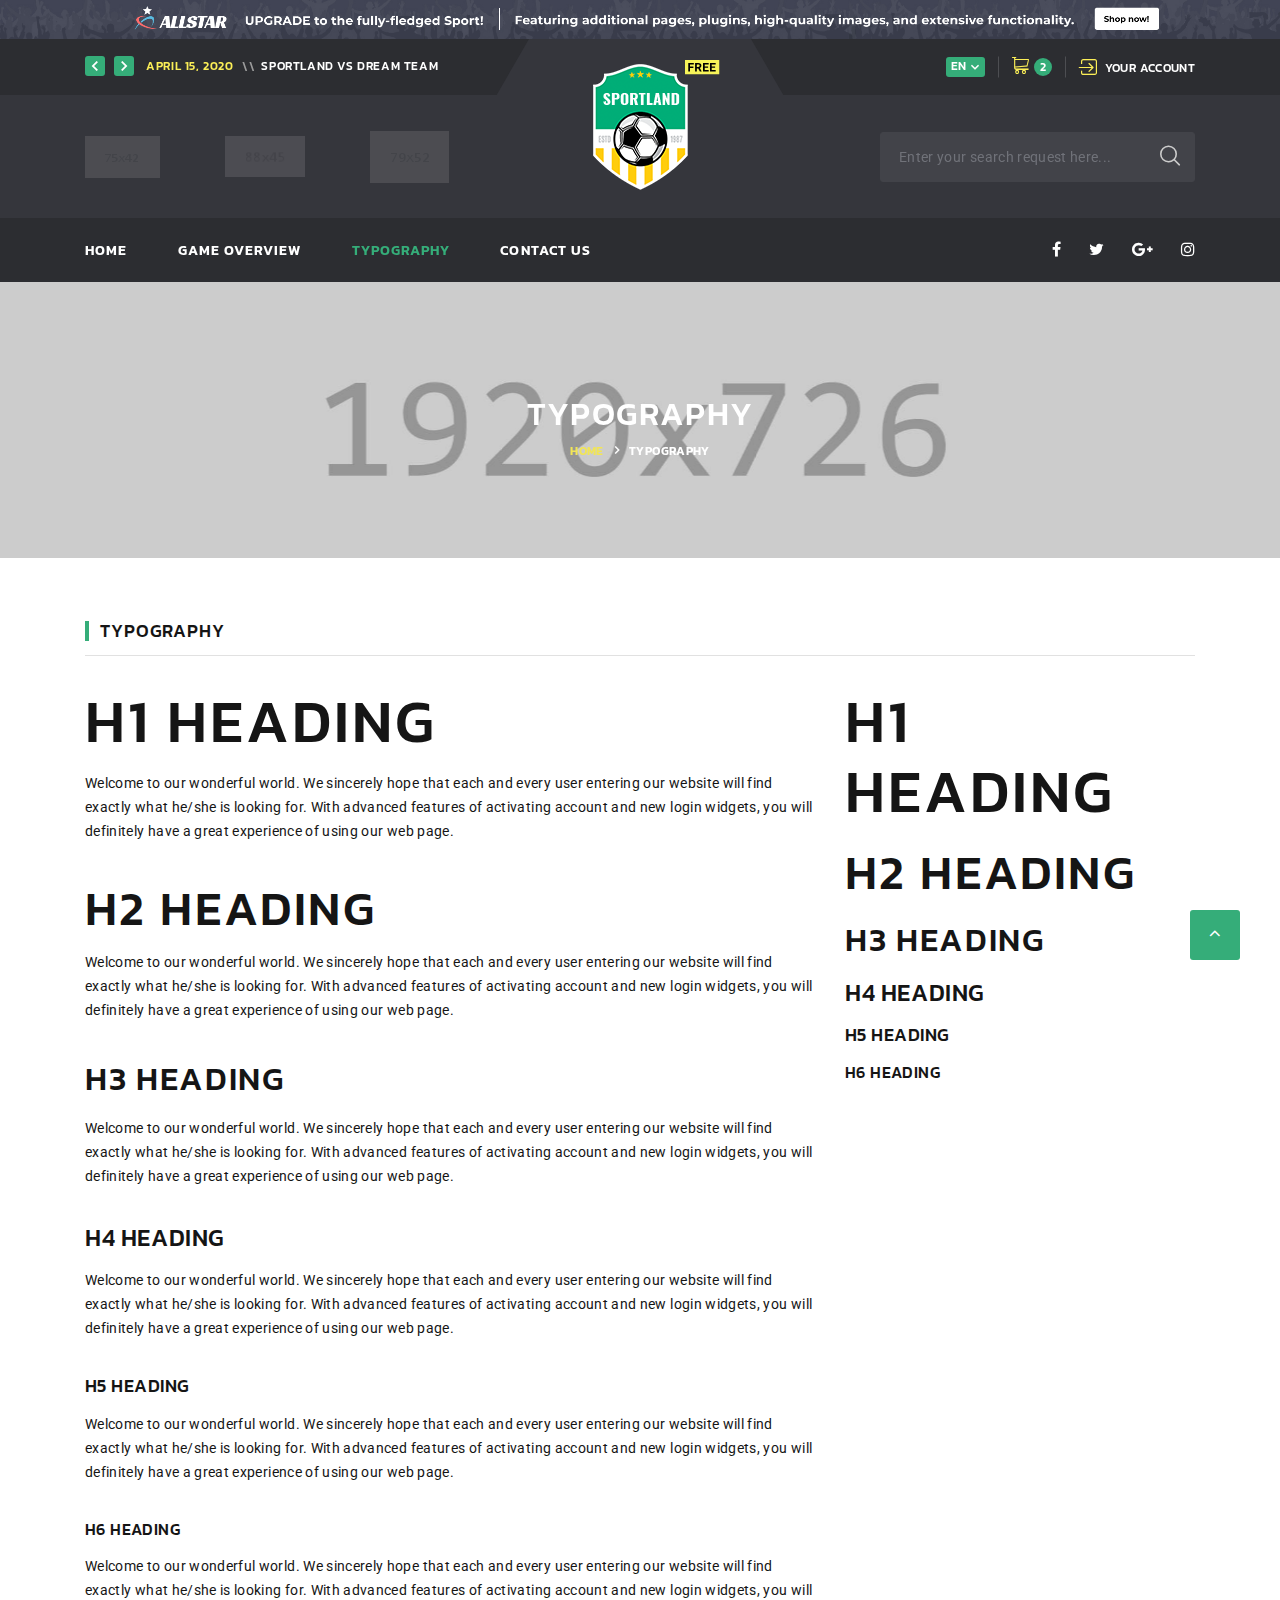
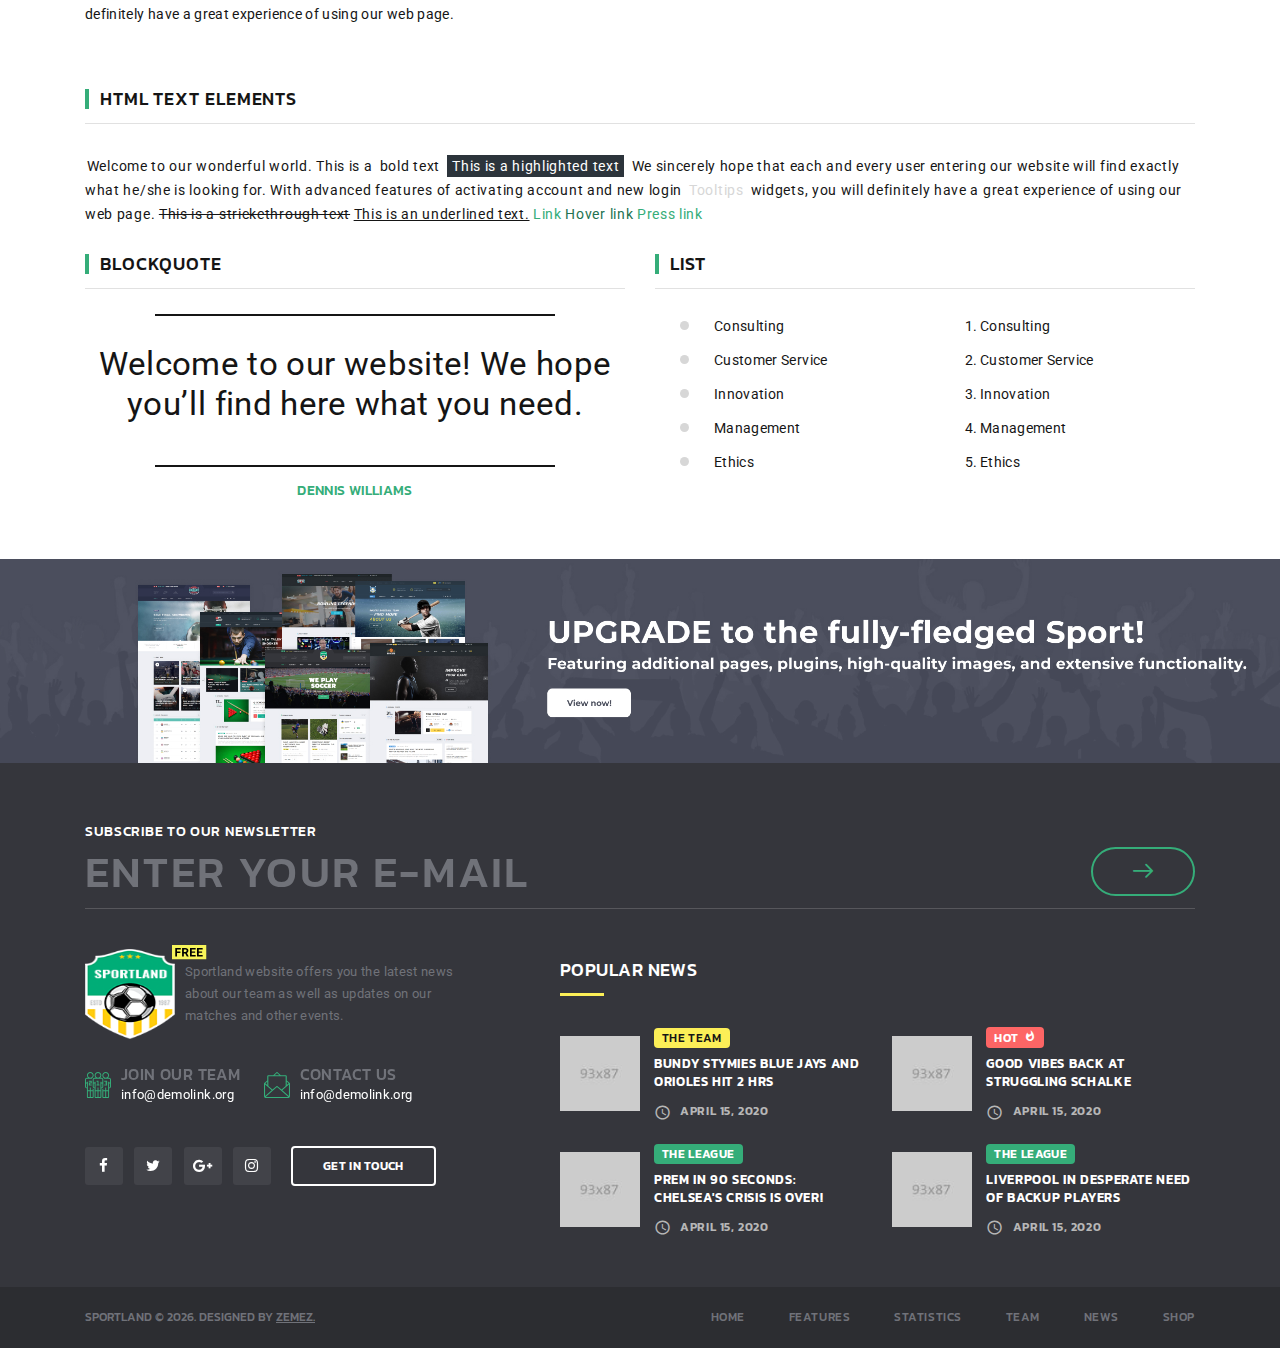
<file: data/site/typography.html>
<!DOCTYPE html>
<html class="wide wow-animation" lang="en">
  <head>
    <!-- Site Title-->
    <title>Typography</title>
    <meta name="format-detection" content="telephone=no">
    <meta name="viewport" content="width=device-width, height=device-height, initial-scale=1.0, user-scalable=1">
    <meta http-equiv="X-UA-Compatible" content="IE=edge">
    <meta charset="utf-8">
    <link rel="icon" href="images/favicon.ico" type="image/x-icon">
    <!-- Stylesheets-->
    <link rel="stylesheet" type="text/css" href="//fonts.googleapis.com/css?family=Kanit:300,400,500,500i,600,900%7CRoboto:400,900">
    <link rel="stylesheet" href="css/bootstrap.css">
    <link rel="stylesheet" href="css/fonts.css">
    <link rel="stylesheet" href="css/style.css">
    <style>.ie-panel{display: none;background: #212121;padding: 10px 0;box-shadow: 3px 3px 5px 0 rgba(0,0,0,.3);clear: both;text-align:center;position: relative;z-index: 1;} html.ie-10 .ie-panel, html.lt-ie-10 .ie-panel {display: block;}</style>
  </head>
  <body>
    <div class="ie-panel"><a href="http://windows.microsoft.com/en-US/internet-explorer/"><img src="images/ie8-panel/warning_bar_0000_us.jpg" height="42" width="820" alt="You are using an outdated browser. For a faster, safer browsing experience, upgrade for free today."></a></div>
    <div class="preloader">
      <div class="preloader-body">
        <div class="preloader-item"></div>
      </div>
    </div>
    <!-- Page-->
    <div class="page"><a class="d-none d-xl-block" href="https://www.templatemonster.com/website-templates/allstar-multi-sports-website-template-63853.html" target="blank"><img class="d-block w-100" src="images/banner-free-01.jpg" alt=""></a>
      <!-- Page Header-->
      <header class="section page-header rd-navbar-dark">
        <!-- RD Navbar-->
        <div class="rd-navbar-wrap">
          <nav class="rd-navbar rd-navbar-classic" data-layout="rd-navbar-fixed" data-sm-layout="rd-navbar-fixed" data-md-layout="rd-navbar-fixed" data-md-device-layout="rd-navbar-fixed" data-lg-layout="rd-navbar-fixed" data-lg-device-layout="rd-navbar-fixed" data-xl-layout="rd-navbar-static" data-xl-device-layout="rd-navbar-static" data-xxl-layout="rd-navbar-static" data-xxl-device-layout="rd-navbar-static" data-lg-stick-up-offset="166px" data-xl-stick-up-offset="166px" data-xxl-stick-up-offset="166px" data-lg-stick-up="true" data-xl-stick-up="true" data-xxl-stick-up="true">
            <div class="rd-navbar-panel">
              <!-- RD Navbar Toggle-->
              <button class="rd-navbar-toggle" data-rd-navbar-toggle=".rd-navbar-main"><span></span></button>
              <!-- RD Navbar Panel-->
              <div class="rd-navbar-panel-inner container">
                <div class="rd-navbar-collapse rd-navbar-panel-item rd-navbar-panel-item-left">
                  <!-- Owl Carousel-->
                  <div class="owl-carousel-navbar owl-carousel-inline-outer">
                    <div class="owl-inline-nav">
                      <button class="owl-arrow owl-arrow-prev"></button>
                      <button class="owl-arrow owl-arrow-next"></button>
                    </div>
                    <div class="owl-carousel-inline-wrap">
                      <div class="owl-carousel owl-carousel-inline" data-items="1" data-dots="false" data-nav="true" data-autoplay="true" data-autoplay-speed="3200" data-stage-padding="0" data-loop="true" data-margin="10" data-mouse-drag="false" data-touch-drag="false" data-nav-custom=".owl-carousel-navbar">
                        <!-- Post Inline-->
                        <article class="post-inline">
                          <time class="post-inline-time" datetime="2020">April 15, 2020</time>
                          <p class="post-inline-title">Sportland vs Dream Team</p>
                        </article>
                        <!-- Post Inline-->
                        <article class="post-inline">
                          <time class="post-inline-time" datetime="2020">April 15, 2020</time>
                          <p class="post-inline-title">Sportland vs Real Madrid</p>
                        </article>
                        <!-- Post Inline-->
                        <article class="post-inline">
                          <time class="post-inline-time" datetime="2020">April 15, 2020</time>
                          <p class="post-inline-title">Sportland vs Barcelona</p>
                        </article>
                      </div>
                    </div>
                  </div>
                </div>
                <div class="rd-navbar-panel-item rd-navbar-panel-item-right">
                  <ul class="list-inline list-inline-bordered">
                    <li>
                      <!-- Select 2-->
                      <select class="select select-inline" data-placeholder="Select an option" data-dropdown-class="select-inline-dropdown">
                        <option value="en" selected="">en</option>
                        <option value="fr">fr</option>
                        <option value="es">es</option>
                      </select>
                    </li>
                    <li>
                      <div class="cart-inline-toggled-outer">
                        <!-- Link Cart-->
                        <button class="link link-cart cart-inline-toggle" data-rd-navbar-toggle="#cart-inline"><span class="link-cart-icon fl-bigmug-line-shopping202"></span><span class="link-cart-counter">2</span></button>
                        <!-- Cart Inline-->
                        <article class="cart-inline cart-inline-toggled" id="cart-inline">
                          <div class="cart-inline-inner">
                            <div class="cart-inline-header">
                              <h5 class="cart-inline-title">In cart: 2 products</h5>
                              <p class="cart-inline-subtitle">total price: $750</p>
                            </div>
                            <div class="cart-inline-main">
                                    <!-- Product inline-->
                                    <article class="product-inline">
                                      <div class="product-inline-aside"><a class="product-inline-figure" href="#"><img class="product-inline-image" src="images/product-Nike-Air-Zoom-Pegasus-67x30.png" alt="" width="67" height="30"/></a></div>
                                      <div class="product-inline-main">
                                        <p class="heading-7 product-inline-title"><a href="#">Nike Air Zoom Pegasus</a></p>
                                        <ul class="product-inline-meta">
                                          <li>
                                            <input class="form-input" type="number" data-zeros="true" value="2" min="1" max="100">
                                          </li>
                                          <li>
                                            <p class="product-inline-price">$500.00</p>
                                          </li>
                                        </ul>
                                      </div>
                                    </article>
                                    <!-- Product inline-->
                                    <article class="product-inline">
                                      <div class="product-inline-aside"><a class="product-inline-figure" href="#"><img class="product-inline-image" src="images/product-Nike-Baseball-Hat-55x38.png" alt="" width="55" height="38"/></a></div>
                                      <div class="product-inline-main">
                                        <p class="heading-7 product-inline-title"><a href="#">Nike Baseball Hat</a></p>
                                        <ul class="product-inline-meta">
                                          <li>
                                            <input class="form-input" type="number" data-zeros="true" value="1" min="1" max="100">
                                          </li>
                                          <li>
                                            <p class="product-inline-price">$250.00</p>
                                          </li>
                                        </ul>
                                      </div>
                                    </article>
                            </div>
                            <div class="cart-inline-footer"><a class="button button-md button-default-outline" href="#">Go to Cart</a><a class="button button-md button-primary" href="#">Checkout</a></div>
                          </div>
                        </article>
                      </div>
                    </li>
                    <li><a class="link link-icon link-icon-left link-classic" href="#"><span class="icon fl-bigmug-line-login12"></span><span class="link-icon-text">Your Account</span></a></li>
                  </ul>
                </div>
                <div class="rd-navbar-collapse-toggle rd-navbar-fixed-element-1" data-rd-navbar-toggle=".rd-navbar-collapse"><span></span></div>
              </div>
            </div>
            <div class="rd-navbar-main">
              <div class="rd-navbar-main-top">
                <div class="rd-navbar-main-container container">
                  <!-- RD Navbar Brand-->
                  <div class="rd-navbar-brand"><a class="brand" href="./"><img class="brand-logo " src="images/logo-soccer-default-95x126.png" alt="" width="95" height="126"/></a>
                  </div>
                  <!-- RD Navbar List-->
                  <ul class="rd-navbar-list">
                    <li class="rd-navbar-list-item"><a class="rd-navbar-list-link" href="#"><img src="images/partners-1-inverse-75x42.png" alt="" width="75" height="42"/></a></li>
                    <li class="rd-navbar-list-item"><a class="rd-navbar-list-link" href="#"><img src="images/partners-2-inverse-88x45.png" alt="" width="88" height="45"/></a></li>
                    <li class="rd-navbar-list-item"><a class="rd-navbar-list-link" href="#"><img src="images/partners-3-inverse-79x52.png" alt="" width="79" height="52"/></a></li>
                  </ul>
                  <!-- RD Navbar Search-->
                  <div class="rd-navbar-search">
                    <button class="rd-navbar-search-toggle" data-rd-navbar-toggle=".rd-navbar-search"><span></span></button>
                    <form class="rd-search" action="#" data-search-live="rd-search-results-live" method="GET">
                      <div class="form-wrap">
                        <label class="form-label" for="rd-navbar-search-form-input">Enter your search request here...</label>
                        <input class="rd-navbar-search-form-input form-input" id="rd-navbar-search-form-input" type="text" name="s" autocomplete="off">
                        <div class="rd-search-results-live" id="rd-search-results-live"></div>
                      </div>
                      <button class="rd-search-form-submit fl-budicons-launch-search81" type="submit"></button>
                    </form>
                  </div>
                </div>
              </div>
              <div class="rd-navbar-main-bottom rd-navbar-darker">
                <div class="rd-navbar-main-container container">
                  <!-- RD Navbar Nav-->
                                    <ul class="rd-navbar-nav">
                                      <li class="rd-nav-item"><a class="rd-nav-link" href="index.html">Home</a>
                                      </li>
                                      <li class="rd-nav-item"><a class="rd-nav-link" href="game-overview.html">Game overview</a>
                                      </li>
                                      <li class="rd-nav-item active"><a class="rd-nav-link" href="typography.html">Typography</a>
                                      </li>
                                      <li class="rd-nav-item"><a class="rd-nav-link" href="contact-us.html">Contact us</a>
                                      </li>
                                    </ul>
                  <div class="rd-navbar-main-element">
                    <ul class="list-inline list-inline-sm">
                      <li><a class="icon icon-xs icon-light fa fa-facebook" href="#"></a></li>
                      <li><a class="icon icon-xs icon-light fa fa-twitter" href="#"></a></li>
                      <li><a class="icon icon-xs icon-light fa fa-google-plus" href="#"></a></li>
                      <li><a class="icon icon-xs icon-light fa fa-instagram" href="#"></a></li>
                    </ul>
                  </div>
                </div>
              </div>
            </div>
          </nav>
        </div>
      </header>
      <!-- Section Breadcrumbs-->
      <section class="section parallax-container breadcrumbs-wrap" data-parallax-img="images/bg-breadcrumbs-1-1920x726.jpg">
        <div class="parallax-content breadcrumbs-custom context-dark">
          <div class="container">
            <h3 class="breadcrumbs-custom-title">Typography</h3>
            <ul class="breadcrumbs-custom-path">
              <li><a href="index.html">Home</a></li>
              <li class="active">Typography</li>
            </ul>
          </div>
        </div>
      </section>
      <!-- Base typography-->
      <section class="section section-sm bg-default">
        <div class="container">
          <div class="row row-30 flex-lg-row-reverse">
            <div class="col-xl-12">
              <!-- Heading Component-->
              <article class="heading-component">
                <div class="heading-component-inner">
                  <h5 class="heading-component-title">Typography
                  </h5>
                </div>
              </article>
            </div>
            <div class="col-xl-4">
              <ul class="list-md">
                <li>
                  <h1>H1 Heading</h1>
                </li>
                <li>
                  <h2>H2 Heading</h2>
                </li>
                <li>
                  <h3>H3 Heading</h3>
                </li>
                <li>
                  <h4>H4 Heading</h4>
                </li>
                <li>
                  <h5>H5 Heading</h5>
                </li>
                <li>
                  <h6>H6 Heading</h6>
                </li>
              </ul>
            </div>
            <div class="col-xl-8">
              <ul class="list-xl text-gray-800">
                <li>
                  <h1>H1 Heading</h1>
                  <p>Welcome to our wonderful world. We sincerely hope that each and every user entering our website will find exactly what he/she is looking for. With advanced features of activating account and new login widgets, you will definitely have a great experience of using our web page.</p>
                </li>
                <li>
                  <h2>H2 Heading</h2>
                  <p>Welcome to our wonderful world. We sincerely hope that each and every user entering our website will find exactly what he/she is looking for. With advanced features of activating account and new login widgets, you will definitely have a great experience of using our web page.</p>
                </li>
                <li>
                  <h3>H3 Heading</h3>
                  <p>Welcome to our wonderful world. We sincerely hope that each and every user entering our website will find exactly what he/she is looking for. With advanced features of activating account and new login widgets, you will definitely have a great experience of using our web page.</p>
                </li>
                <li>
                  <h4>H4 Heading</h4>
                  <p>Welcome to our wonderful world. We sincerely hope that each and every user entering our website will find exactly what he/she is looking for. With advanced features of activating account and new login widgets, you will definitely have a great experience of using our web page.</p>
                </li>
                <li>
                  <h5>H5 Heading</h5>
                  <p>Welcome to our wonderful world. We sincerely hope that each and every user entering our website will find exactly what he/she is looking for. With advanced features of activating account and new login widgets, you will definitely have a great experience of using our web page.</p>
                </li>
                <li>
                  <h6>H6 Heading</h6>
                  <p>Welcome to our wonderful world. We sincerely hope that each and every user entering our website will find exactly what he/she is looking for. With advanced features of activating account and new login widgets, you will definitely have a great experience of using our web page.</p>
                </li>
              </ul>
            </div>
          </div>
        </div>
      </section>

      <!-- HTML Text Elements-->
      <section class="section section-xs bg-default">
        <div class="container">
          <!-- Heading Component-->
          <article class="heading-component">
            <div class="heading-component-inner">
              <h5 class="heading-component-title">HTML Text Elements
              </h5>
            </div>
          </article>
          <p class="text-block text-gray-800 text-spacing-50"><span>Welcome to our wonderful world. This is a</span><span class="text-bold"> bold text</span>
            <mark>This is a highlighted text</mark><span> We sincerely hope that each and every user entering our website will find exactly what he/she is looking for.</span><span>With advanced features of activating account and new login</span><span class="tooltip-custom" data-toggle="tooltip" data-placement="top" title="Tooltips">Tooltips</span><span>widgets, you will definitely have a great experience of using our web page.</span><span class="text-strike">This is a strickethrough text</span><span class="text-underline">This is an underlined text.</span><a href="#">Link</a><a class="link-hover" href="#">Hover link</a><a class="link-active" href="#">Press link</a>
          </p>
        </div>
      </section>

      <!-- Blockquote-->
      <section class="section section-sm bg-default">
        <div class="container">
          <div class="row row-50">
            <div class="col-lg-6">
              <!-- Heading Component-->
              <article class="heading-component">
                <div class="heading-component-inner">
                  <h5 class="heading-component-title">Blockquote
                  </h5>
                </div>
              </article>
              <!-- Quote Default-->
              <article class="quote-default">
                <div class="quote-default-text">
                  <p class="q">Welcome to our website! We hope you’ll find here what you need.</p>
                </div>
                <div class="quote-default-footer">
                  <p class="heading-6 quote-default-cite">Dennis Williams</p>
                </div>
              </article>
            </div>
            <div class="col-lg-6">
              <!-- Heading Component-->
              <article class="heading-component">
                <div class="heading-component-inner">
                  <h5 class="heading-component-title">List
                  </h5>
                </div>
              </article>
              <div class="row row-30">
                <div class="col-sm-6">
                  <!-- Unordered List-->
                  <ul class="list list-marked">
                    <li>Consulting</li>
                    <li>Customer Service</li>
                    <li>Innovation</li>
                    <li>Management</li>
                    <li>Ethics</li>
                  </ul>
                </div>
                <div class="col-sm-6">
                  <!-- Ordered List-->
                  <ul class="list list-ordered">
                    <li>Consulting</li>
                    <li>Customer Service</li>
                    <li>Innovation</li>
                    <li>Management</li>
                    <li>Ethics</li>
                  </ul>
                </div>
              </div>
            </div>
          </div>
        </div>
      </section>

      <!-- Page Footer--><a class="d-block" href="https://www.templatemonster.com/website-templates/allstar-multi-sports-website-template-63853.html" target="blank"><img class="d-block w-100" src="images/banner-free-02.jpg" alt=""></a>
      <footer class="section footer-classic footer-classic-dark context-dark">
        <div class="footer-classic-main">
          <div class="container">
            <p class="heading-7">Subscribe to our Newsletter</p>
            <!-- RD Mailform-->
            <form class="rd-mailform rd-form rd-inline-form-creative" data-form-output="form-output-global" data-form-type="subscribe" method="post" action="bat/rd-mailform.php">
              <div class="form-wrap">
                <div class="form-input-wrap">
                  <input class="form-input" id="footer-form-email" type="email" name="email" data-constraints="@Required">
                  <label class="form-label" for="footer-form-email">Enter your E-mail</label>
                </div>
              </div>
              <div class="form-button">
                <button class="button button-primary-outline" type="submit" aria-label="Send"><span class="icon fl-budicons-launch-right164"></span></button>
              </div>
            </form>
            <div class="row row-50">
              <div class="col-lg-5 text-center text-sm-left">
                <article class="unit unit-sm-horizontal unit-middle justify-content-center justify-content-sm-start footer-classic-info">
                  <div class="unit-left"><a class="brand brand-md" href="./"><img class="brand-logo " src="images/logo-soccer-default-95x126.png" alt="" width="95" height="126"/></a>
                  </div>
                  <div class="unit-body">
                    <p>Sportland website offers you the latest news about our team as well as updates on our matches and other events.</p>
                  </div>
                </article>
                <ul class="list-inline list-inline-bordered list-inline-bordered-lg">
                  <li>
                    <div class="unit unit-horizontal unit-middle">
                      <div class="unit-left">
                        <svg class="svg-color-primary svg-sizing-35" x="0px" y="0px" width="27px" height="27px" viewbox="0 0 27 27" preserveAspectRatio="none">
                          <path d="M2,26c0,0.553,0.447,1,1,1h5c0.553,0,1-0.447,1-1v-8.185c-0.373-0.132-0.711-0.335-1-0.595V19 H6v-1v-1v-1H5v1v2H3v-9H2v1H1V9V8c0-0.552,0.449-1,1-1h1h1h3h0.184c0.078-0.218,0.173-0.426,0.297-0.617C8.397,5.751,9,4.696,9,3.5 C9,1.567,7.434,0,5.5,0S2,1.567,2,3.5C2,4.48,2.406,5.364,3.056,6H3H2C0.895,6,0,6.895,0,8v7c0,1.104,0.895,2,2,2V26z M8,26H6v-6h2 V26z M5,26H3v-6h2V26z M3,3.5C3,2.121,4.121,1,5.5,1S8,2.121,8,3.5S6.879,6,5.5,6S3,4.879,3,3.5 M1,15v-3h1v4 C1.449,16,1,15.552,1,15"></path>
                          <path d="M11.056,6H11h-1C8.895,6,8,6.895,8,8v7c0,1.104,0.895,2,2,2v9c0,0.553,0.447,1,1,1h5 c0.553,0,1-0.447,1-1v-9c1.104,0,2-0.896,2-2V8c0-1.105-0.896-2-2-2h-1h-0.056C16.594,5.364,17,4.48,17,3.5 C17,1.567,15.434,0,13.5,0S10,1.567,10,3.5C10,4.48,10.406,5.364,11.056,6 M10,15v1c-0.551,0-1-0.448-1-1v-3h1V15z M11,20h2v6h-2 V20z M16,26h-2v-6h2V26z M17,16v-1v-3h1v3C18,15.552,17.551,16,17,16 M17,7c0.551,0,1,0.448,1,1v1v1v1h-1v-1h-1v5v4h-2v-1v-1v-1h-1 v1v1v1h-2v-4v-5h-1v1H9v-1V9V8c0-0.552,0.449-1,1-1h1h1h3h1H17z M13.5,1C14.879,1,16,2.121,16,3.5C16,4.879,14.879,6,13.5,6 S11,4.879,11,3.5C11,2.121,12.121,1,13.5,1"></path>
                          <polygon points="15,13 14,13 14,9 13,9 12,9 12,10 13,10 13,13 12,13 12,14 13,14 14,14 15,14 	"></polygon>
                          <polygon points="7,14 7,13 5,13 5,12 6,12 7,12 7,10 7,9 6,9 4,9 4,10 6,10 6,11 5,11 4,11 4,12 4,13 4,14 5,14"></polygon>
                          <polygon points="20,10 22,10 22,11 21,11 21,12 22,12 22,13 20,13 20,14 22,14 23,14 23,13 23,12 23,11 23,10 23,9 22,9 20,9 	"></polygon>
                          <path d="M19.519,6.383C19.643,6.574,19.738,6.782,19.816,7H20h3h1h1c0.551,0,1,0.448,1,1v3h-1v-1h-1v9 h-2v-2v-1h-1v1v2h-2v-1.78c-0.289,0.26-0.627,0.463-1,0.595V26c0,0.553,0.447,1,1,1h5c0.553,0,1-0.447,1-1v-9c1.104,0,2-0.896,2-2 V8c0-1.105-0.896-2-2-2h-1h-0.056C24.594,5.364,25,4.48,25,3.5C25,1.567,23.434,0,21.5,0S18,1.567,18,3.5 c0,0.736,0.229,1.418,0.617,1.981C18.861,5.834,19.166,6.14,19.519,6.383 M19,20h2v6h-2V20z M24,26h-2v-6h2V26z M26,15 c0,0.552-0.449,1-1,1v-4h1V15z M21.5,1C22.879,1,24,2.121,24,3.5C24,4.879,22.879,6,21.5,6C20.121,6,19,4.879,19,3.5 C19,2.121,20.121,1,21.5,1"></path>
                        </svg>
                      </div>
                      <div class="unit-body">
                        <h6>Join Our Team</h6><a class="link" href="mailto:#">info@demolink.org</a>
                      </div>
                    </div>
                  </li>
                  <li>
                    <div class="unit unit-horizontal unit-middle">
                      <div class="unit-left">
                        <svg class="svg-color-primary svg-sizing-35" x="0px" y="0px" width="72px" height="72px" viewbox="0 0 72 72">
                          <path d="M36.002,0c-0.41,0-0.701,0.184-0.931,0.332c-0.23,0.149-0.4,0.303-0.4,0.303l-9.251,8.18H11.58 c-1.236,0-1.99,0.702-2.318,1.358c-0.329,0.658-0.326,1.3-0.326,1.3v11.928l-8.962,7.936V66c0,0.015-0.038,1.479,0.694,2.972 C1.402,70.471,3.006,72,5.973,72h30.03h30.022c2.967,0,4.571-1.53,5.306-3.028c0.736-1.499,0.702-2.985,0.702-2.985V31.338 l-8.964-7.936V11.475c0,0,0.004-0.643-0.324-1.3c-0.329-0.658-1.092-1.358-2.328-1.358H46.575l-9.251-8.18 c0,0-0.161-0.154-0.391-0.303C36.703,0.184,36.412,0,36.002,0z M36.002,3.325c0.49,0,0.665,0.184,0.665,0.184l6,5.306h-6.665 h-6.665l6-5.306C35.337,3.51,35.512,3.325,36.002,3.325z M12.081,11.977h23.92H59.92v9.754v2.121v14.816L48.511,48.762 l-10.078-8.911c0,0-0.307-0.279-0.747-0.548s-1.022-0.562-1.684-0.562c-0.662,0-1.245,0.292-1.686,0.562 c-0.439,0.268-0.747,0.548-0.747,0.548l-10.078,8.911L12.082,38.668V23.852v-2.121v-9.754H12.081z M8.934,26.867v9.015 l-5.091-4.507L8.934,26.867z M63.068,26.867l5.091,4.509l-5.091,4.507V26.867z M69.031,34.44v31.559 c0,0.328-0.103,0.52-0.162,0.771L50.685,50.684L69.031,34.44z M2.971,34.448l18.348,16.235L3.133,66.77 c-0.059-0.251-0.162-0.439-0.162-0.769C2.971,66.001,2.971,34.448,2.971,34.448z M36.002,41.956c0.264,0,0.437,0.057,0.546,0.104 c0.108,0.047,0.119,0.059,0.119,0.059l30.147,26.675c-0.3,0.054-0.79,0.207-0.79,0.207H36.002H5.98H5.972 c-0.003,0-0.488-0.154-0.784-0.207l30.149-26.675c0,0,0.002-0.011,0.109-0.059C35.555,42.013,35.738,41.956,36.002,41.956z"></path>
                        </svg>
                      </div>
                      <div class="unit-body">
                        <h6>Contact Us</h6><a class="link" href="mailto:#">info@demolink.org</a>
                      </div>
                    </div>
                  </li>
                </ul>
                <div class="group-md group-middle">
                  <div class="group-item">
                    <ul class="list-inline list-inline-xs">
                      <li><a class="icon icon-corporate fa fa-facebook" href="#"></a></li>
                      <li><a class="icon icon-corporate fa fa-twitter" href="#"></a></li>
                      <li><a class="icon icon-corporate fa fa-google-plus" href="#"></a></li>
                      <li><a class="icon icon-corporate fa fa-instagram" href="#"></a></li>
                    </ul>
                  </div><a class="button button-sm button-gray-outline" href="contact-us.html">Get in Touch</a>
                </div>
              </div>
              <div class="col-lg-7">
                <h5>Popular News</h5>
                <div class="divider-small divider-secondary"></div>
                <div class="row row-20">
                  <div class="col-sm-6">
                          <!-- Post Classic-->
                          <article class="post-classic">
                            <div class="post-classic-aside"><a class="post-classic-figure" href="#"><img src="images/footer-soccer-post-1-93x87.jpg" alt="" width="93" height="87"/></a></div>
                            <div class="post-classic-main">
                              <!-- Badge-->
                              <div class="badge badge-secondary">The Team
                              </div>
                              <p class="post-classic-title"><a href="#">Bundy stymies Blue Jays and Orioles hit 2 HRs</a></p>
                              <div class="post-classic-time"><span class="icon mdi mdi-clock"></span>
                                <time datetime="2020">April 15, 2020</time>
                              </div>
                            </div>
                          </article>
                  </div>
                  <div class="col-sm-6">
                          <!-- Post Classic-->
                          <article class="post-classic">
                            <div class="post-classic-aside"><a class="post-classic-figure" href="#"><img src="images/footer-soccer-post-2-93x87.jpg" alt="" width="93" height="87"/></a></div>
                            <div class="post-classic-main">
                              <!-- Badge-->
                              <div class="badge badge-red">Hot<span class="icon material-icons-whatshot"></span>
                              </div>
                              <p class="post-classic-title"><a href="#">Good vibes back at struggling Schalke</a></p>
                              <div class="post-classic-time"><span class="icon mdi mdi-clock"></span>
                                <time datetime="2020">April 15, 2020</time>
                              </div>
                            </div>
                          </article>
                  </div>
                  <div class="col-sm-6">
                          <!-- Post Classic-->
                          <article class="post-classic">
                            <div class="post-classic-aside"><a class="post-classic-figure" href="#"><img src="images/footer-soccer-post-3-93x87.jpg" alt="" width="93" height="87"/></a></div>
                            <div class="post-classic-main">
                              <!-- Badge-->
                              <div class="badge badge-primary">The League
                              </div>
                              <p class="post-classic-title"><a href="#">Prem in 90 seconds: Chelsea's crisis is over!</a></p>
                              <div class="post-classic-time"><span class="icon mdi mdi-clock"></span>
                                <time datetime="2020">April 15, 2020</time>
                              </div>
                            </div>
                          </article>
                  </div>
                  <div class="col-sm-6">
                          <!-- Post Classic-->
                          <article class="post-classic">
                            <div class="post-classic-aside"><a class="post-classic-figure" href="#"><img src="images/footer-soccer-post-4-93x87.jpg" alt="" width="93" height="87"/></a></div>
                            <div class="post-classic-main">
                              <!-- Badge-->
                              <div class="badge badge-primary">The League
                              </div>
                              <p class="post-classic-title"><a href="#">Liverpool in desperate need of backup players</a></p>
                              <div class="post-classic-time"><span class="icon mdi mdi-clock"></span>
                                <time datetime="2020">April 15, 2020</time>
                              </div>
                            </div>
                          </article>
                  </div>
                </div>
              </div>
            </div>
          </div>
        </div>
        <div class="footer-classic-aside footer-classic-darken">
          <div class="container">
            <div class="layout-justify">
              <!-- Rights-->
              <p class="rights"><span>Sportland</span><span>&nbsp;&copy;&nbsp;</span><span class="copyright-year"></span><span>.&nbsp;</span><span>Designed by <a href="https://www.templatemonster.com/products/author/zemez/">Zemez.</a></span></p>
              <nav class="nav-minimal">
                <ul class="nav-minimal-list">
                  <li><a href="index.html">Home</a></li>
                  <li><a href="#">Features</a></li>
                  <li><a href="#">Statistics</a></li>
                  <li><a href="#">Team</a></li>
                  <li><a href="#">News</a></li>
                  <li><a href="#">Shop</a></li>
                </ul>
              </nav>
            </div>
          </div>
        </div>
      </footer>
    </div>
    <!-- Global Mailform Output-->
    <div class="snackbars" id="form-output-global"></div>
    <!-- Javascript-->
    <script src="js/core.min.js"></script>
    <script src="js/script.js"></script>
  </body>
</html>
</file>
<file: data/site/css/fonts.css>
/*
*
* Fonts
*//*
*
* Font Awesome Icons 4.7.0
* --------------------------------------------------
*/@font-face {	font-family: 'FontAwesome';	src: url("../fonts/fontawesome-webfont.eot?v=4.7.0");	src: url("../fonts/fontawesome-webfont.eot?#iefix&v=4.7.0") format("embedded-opentype"), url("../fonts/fontawesome-webfont.woff2?v=4.7.0") format("woff2"), url("../fonts/fontawesome-webfont.woff?v=4.7.0") format("woff"), url("../fonts/fontawesome-webfont.ttf?v=4.7.0") format("truetype"), url("../fonts/fontawesome-webfont.svg?v=4.7.0#fontawesomeregular") format("svg");	font-weight: normal;	font-style: normal;}.fa {	display: inline-block;	font-family: 'FontAwesome';	font-size: inherit;	text-rendering: auto;	-webkit-font-smoothing: antialiased;	-moz-osx-font-smoothing: grayscale;}[class*='fa-']:before {	font-weight: 400;	font-family: 'FontAwesome';}/* makes the font 33% larger relative to the icon container */.fa-lg {	font-size: 1.33333333em;	line-height: 0.75em;	vertical-align: -15%;}.fa-2x {	font-size: 2em;}.fa-3x {	font-size: 3em;}.fa-4x {	font-size: 4em;}.fa-5x {	font-size: 5em;}.fa-fw {	width: 1.28571429em;	text-align: center;}.fa-ul {	padding-left: 0;	margin-left: 2.14285714em;	list-style-type: none;}.fa-ul > li {	position: relative;}.fa-li {	position: absolute;	left: -2.14285714em;	width: 2.14285714em;	top: 0.14285714em;	text-align: center;}.fa-li.fa-lg {	left: -1.85714286em;}.fa-border {	padding: .2em .25em .15em;	border: solid 0.08em #eeeeee;	border-radius: .1em;}.fa-pull-left {	float: left;}.fa-pull-right {	float: right;}.fa.fa-pull-left {	margin-right: .3em;}.fa.fa-pull-right {	margin-left: .3em;}/* Deprecated as of 4.4.0 */.pull-right {	float: right;}.pull-left {	float: left;}.fa.pull-left {	margin-right: .3em;}.fa.pull-right {	margin-left: .3em;}.fa-spin {	-webkit-animation: fa-spin 2s infinite linear;	animation: fa-spin 2s infinite linear;}.fa-pulse {	-webkit-animation: fa-spin 1s infinite steps(8);	animation: fa-spin 1s infinite steps(8);}@-webkit-keyframes fa-spin {	0% {		-webkit-transform: rotate(0deg);		transform: rotate(0deg);	}	100% {		-webkit-transform: rotate(359deg);		transform: rotate(359deg);	}}@keyframes fa-spin {	0% {		-webkit-transform: rotate(0deg);		transform: rotate(0deg);	}	100% {		-webkit-transform: rotate(359deg);		transform: rotate(359deg);	}}.fa-rotate-90 {	-ms-filter: "progid:DXImageTransform.Microsoft.BasicImage(rotation=1)";	-webkit-transform: rotate(90deg);	-ms-transform: rotate(90deg);	transform: rotate(90deg);}.fa-rotate-180 {	-ms-filter: "progid:DXImageTransform.Microsoft.BasicImage(rotation=2)";	-webkit-transform: rotate(180deg);	-ms-transform: rotate(180deg);	transform: rotate(180deg);}.fa-rotate-270 {	-ms-filter: "progid:DXImageTransform.Microsoft.BasicImage(rotation=3)";	-webkit-transform: rotate(270deg);	-ms-transform: rotate(270deg);	transform: rotate(270deg);}.fa-flip-horizontal {	-ms-filter: "progid:DXImageTransform.Microsoft.BasicImage(rotation=0, mirror=1)";	-webkit-transform: scale(-1, 1);	-ms-transform: scale(-1, 1);	transform: scale(-1, 1);}.fa-flip-vertical {	-ms-filter: "progid:DXImageTransform.Microsoft.BasicImage(rotation=2, mirror=1)";	-webkit-transform: scale(1, -1);	-ms-transform: scale(1, -1);	transform: scale(1, -1);}:root .fa-rotate-90,:root .fa-rotate-180,:root .fa-rotate-270,:root .fa-flip-horizontal,:root .fa-flip-vertical {	filter: none;}.fa-stack {	position: relative;	display: inline-block;	width: 2em;	height: 2em;	line-height: 2em;	vertical-align: middle;}.fa-stack-1x,.fa-stack-2x {	position: absolute;	left: 0;	width: 100%;	text-align: center;}.fa-stack-1x {	line-height: inherit;}.fa-stack-2x {	font-size: 2em;}.fa-inverse {	color: #ffffff;}/* Font Awesome uses the Unicode Private Use Area (PUA) to ensure screen
   readers do not read off random characters that represent icons */.fa-glass:before {	content: "\f000";}.fa-music:before {	content: "\f001";}.fa-search:before {	content: "\f002";}.fa-envelope-o:before {	content: "\f003";}.fa-heart:before {	content: "\f004";}.fa-star:before {	content: "\f005";}.fa-star-o:before {	content: "\f006";}.fa-user:before {	content: "\f007";}.fa-film:before {	content: "\f008";}.fa-th-large:before {	content: "\f009";}.fa-th:before {	content: "\f00a";}.fa-th-list:before {	content: "\f00b";}.fa-check:before {	content: "\f00c";}.fa-remove:before,.fa-close:before,.fa-times:before {	content: "\f00d";}.fa-search-plus:before {	content: "\f00e";}.fa-search-minus:before {	content: "\f010";}.fa-power-off:before {	content: "\f011";}.fa-signal:before {	content: "\f012";}.fa-gear:before,.fa-cog:before {	content: "\f013";}.fa-trash-o:before {	content: "\f014";}.fa-home:before {	content: "\f015";}.fa-file-o:before {	content: "\f016";}.fa-clock-o:before {	content: "\f017";}.fa-road:before {	content: "\f018";}.fa-download:before {	content: "\f019";}.fa-arrow-circle-o-down:before {	content: "\f01a";}.fa-arrow-circle-o-up:before {	content: "\f01b";}.fa-inbox:before {	content: "\f01c";}.fa-play-circle-o:before {	content: "\f01d";}.fa-rotate-right:before,.fa-repeat:before {	content: "\f01e";}.fa-refresh:before {	content: "\f021";}.fa-list-alt:before {	content: "\f022";}.fa-lock:before {	content: "\f023";}.fa-flag:before {	content: "\f024";}.fa-headphones:before {	content: "\f025";}.fa-volume-off:before {	content: "\f026";}.fa-volume-down:before {	content: "\f027";}.fa-volume-up:before {	content: "\f028";}.fa-qrcode:before {	content: "\f029";}.fa-barcode:before {	content: "\f02a";}.fa-tag:before {	content: "\f02b";}.fa-tags:before {	content: "\f02c";}.fa-book:before {	content: "\f02d";}.fa-bookmark:before {	content: "\f02e";}.fa-print:before {	content: "\f02f";}.fa-camera:before {	content: "\f030";}.fa-font:before {	content: "\f031";}.fa-bold:before {	content: "\f032";}.fa-italic:before {	content: "\f033";}.fa-text-height:before {	content: "\f034";}.fa-text-width:before {	content: "\f035";}.fa-align-left:before {	content: "\f036";}.fa-align-center:before {	content: "\f037";}.fa-align-right:before {	content: "\f038";}.fa-align-justify:before {	content: "\f039";}.fa-list:before {	content: "\f03a";}.fa-dedent:before,.fa-outdent:before {	content: "\f03b";}.fa-indent:before {	content: "\f03c";}.fa-video-camera:before {	content: "\f03d";}.fa-photo:before,.fa-image:before,.fa-picture-o:before {	content: "\f03e";}.fa-pencil:before {	content: "\f040";}.fa-map-marker:before {	content: "\f041";}.fa-adjust:before {	content: "\f042";}.fa-tint:before {	content: "\f043";}.fa-edit:before,.fa-pencil-square-o:before {	content: "\f044";}.fa-share-square-o:before {	content: "\f045";}.fa-check-square-o:before {	content: "\f046";}.fa-arrows:before {	content: "\f047";}.fa-step-backward:before {	content: "\f048";}.fa-fast-backward:before {	content: "\f049";}.fa-backward:before {	content: "\f04a";}.fa-play:before {	content: "\f04b";}.fa-pause:before {	content: "\f04c";}.fa-stop:before {	content: "\f04d";}.fa-forward:before {	content: "\f04e";}.fa-fast-forward:before {	content: "\f050";}.fa-step-forward:before {	content: "\f051";}.fa-eject:before {	content: "\f052";}.fa-chevron-left:before {	content: "\f053";}.fa-chevron-right:before {	content: "\f054";}.fa-plus-circle:before {	content: "\f055";}.fa-minus-circle:before {	content: "\f056";}.fa-times-circle:before {	content: "\f057";}.fa-check-circle:before {	content: "\f058";}.fa-question-circle:before {	content: "\f059";}.fa-info-circle:before {	content: "\f05a";}.fa-crosshairs:before {	content: "\f05b";}.fa-times-circle-o:before {	content: "\f05c";}.fa-check-circle-o:before {	content: "\f05d";}.fa-ban:before {	content: "\f05e";}.fa-arrow-left:before {	content: "\f060";}.fa-arrow-right:before {	content: "\f061";}.fa-arrow-up:before {	content: "\f062";}.fa-arrow-down:before {	content: "\f063";}.fa-mail-forward:before,.fa-share:before {	content: "\f064";}.fa-expand:before {	content: "\f065";}.fa-compress:before {	content: "\f066";}.fa-plus:before {	content: "\f067";}.fa-minus:before {	content: "\f068";}.fa-asterisk:before {	content: "\f069";}.fa-exclamation-circle:before {	content: "\f06a";}.fa-gift:before {	content: "\f06b";}.fa-leaf:before {	content: "\f06c";}.fa-fire:before {	content: "\f06d";}.fa-eye:before {	content: "\f06e";}.fa-eye-slash:before {	content: "\f070";}.fa-warning:before,.fa-exclamation-triangle:before {	content: "\f071";}.fa-plane:before {	content: "\f072";}.fa-calendar:before {	content: "\f073";}.fa-random:before {	content: "\f074";}.fa-comment:before {	content: "\f075";}.fa-magnet:before {	content: "\f076";}.fa-chevron-up:before {	content: "\f077";}.fa-chevron-down:before {	content: "\f078";}.fa-retweet:before {	content: "\f079";}.fa-shopping-cart:before {	content: "\f07a";}.fa-folder:before {	content: "\f07b";}.fa-folder-open:before {	content: "\f07c";}.fa-arrows-v:before {	content: "\f07d";}.fa-arrows-h:before {	content: "\f07e";}.fa-bar-chart-o:before,.fa-bar-chart:before {	content: "\f080";}.fa-twitter-square:before {	content: "\f081";}.fa-facebook-square:before {	content: "\f082";}.fa-camera-retro:before {	content: "\f083";}.fa-key:before {	content: "\f084";}.fa-gears:before,.fa-cogs:before {	content: "\f085";}.fa-comments:before {	content: "\f086";}.fa-thumbs-o-up:before {	content: "\f087";}.fa-thumbs-o-down:before {	content: "\f088";}.fa-star-half:before {	content: "\f089";}.fa-heart-o:before {	content: "\f08a";}.fa-sign-out:before {	content: "\f08b";}.fa-linkedin-square:before {	content: "\f08c";}.fa-thumb-tack:before {	content: "\f08d";}.fa-external-link:before {	content: "\f08e";}.fa-sign-in:before {	content: "\f090";}.fa-trophy:before {	content: "\f091";}.fa-github-square:before {	content: "\f092";}.fa-upload:before {	content: "\f093";}.fa-lemon-o:before {	content: "\f094";}.fa-phone:before {	content: "\f095";}.fa-square-o:before {	content: "\f096";}.fa-bookmark-o:before {	content: "\f097";}.fa-phone-square:before {	content: "\f098";}.fa-twitter:before {	content: "\f099";}.fa-facebook-f:before,.fa-facebook:before {	content: "\f09a";}.fa-github:before {	content: "\f09b";}.fa-unlock:before {	content: "\f09c";}.fa-credit-card:before {	content: "\f09d";}.fa-feed:before,.fa-rss:before {	content: "\f09e";}.fa-hdd-o:before {	content: "\f0a0";}.fa-bullhorn:before {	content: "\f0a1";}.fa-bell:before {	content: "\f0f3";}.fa-certificate:before {	content: "\f0a3";}.fa-hand-o-right:before {	content: "\f0a4";}.fa-hand-o-left:before {	content: "\f0a5";}.fa-hand-o-up:before {	content: "\f0a6";}.fa-hand-o-down:before {	content: "\f0a7";}.fa-arrow-circle-left:before {	content: "\f0a8";}.fa-arrow-circle-right:before {	content: "\f0a9";}.fa-arrow-circle-up:before {	content: "\f0aa";}.fa-arrow-circle-down:before {	content: "\f0ab";}.fa-globe:before {	content: "\f0ac";}.fa-wrench:before {	content: "\f0ad";}.fa-tasks:before {	content: "\f0ae";}.fa-filter:before {	content: "\f0b0";}.fa-briefcase:before {	content: "\f0b1";}.fa-arrows-alt:before {	content: "\f0b2";}.fa-group:before,.fa-users:before {	content: "\f0c0";}.fa-chain:before,.fa-link:before {	content: "\f0c1";}.fa-cloud:before {	content: "\f0c2";}.fa-flask:before {	content: "\f0c3";}.fa-cut:before,.fa-scissors:before {	content: "\f0c4";}.fa-copy:before,.fa-files-o:before {	content: "\f0c5";}.fa-paperclip:before {	content: "\f0c6";}.fa-save:before,.fa-floppy-o:before {	content: "\f0c7";}.fa-square:before {	content: "\f0c8";}.fa-navicon:before,.fa-reorder:before,.fa-bars:before {	content: "\f0c9";}.fa-list-ul:before {	content: "\f0ca";}.fa-list-ol:before {	content: "\f0cb";}.fa-strikethrough:before {	content: "\f0cc";}.fa-underline:before {	content: "\f0cd";}.fa-table:before {	content: "\f0ce";}.fa-magic:before {	content: "\f0d0";}.fa-truck:before {	content: "\f0d1";}.fa-pinterest:before {	content: "\f0d2";}.fa-pinterest-square:before {	content: "\f0d3";}.fa-google-plus-square:before {	content: "\f0d4";}.fa-google-plus:before {	content: "\f0d5";}.fa-money:before {	content: "\f0d6";}.fa-caret-down:before {	content: "\f0d7";}.fa-caret-up:before {	content: "\f0d8";}.fa-caret-left:before {	content: "\f0d9";}.fa-caret-right:before {	content: "\f0da";}.fa-columns:before {	content: "\f0db";}.fa-unsorted:before,.fa-sort:before {	content: "\f0dc";}.fa-sort-down:before,.fa-sort-desc:before {	content: "\f0dd";}.fa-sort-up:before,.fa-sort-asc:before {	content: "\f0de";}.fa-envelope:before {	content: "\f0e0";}.fa-linkedin:before {	content: "\f0e1";}.fa-rotate-left:before,.fa-undo:before {	content: "\f0e2";}.fa-legal:before,.fa-gavel:before {	content: "\f0e3";}.fa-dashboard:before,.fa-tachometer:before {	content: "\f0e4";}.fa-comment-o:before {	content: "\f0e5";}.fa-comments-o:before {	content: "\f0e6";}.fa-flash:before,.fa-bolt:before {	content: "\f0e7";}.fa-sitemap:before {	content: "\f0e8";}.fa-umbrella:before {	content: "\f0e9";}.fa-paste:before,.fa-clipboard:before {	content: "\f0ea";}.fa-lightbulb-o:before {	content: "\f0eb";}.fa-exchange:before {	content: "\f0ec";}.fa-cloud-download:before {	content: "\f0ed";}.fa-cloud-upload:before {	content: "\f0ee";}.fa-user-md:before {	content: "\f0f0";}.fa-stethoscope:before {	content: "\f0f1";}.fa-suitcase:before {	content: "\f0f2";}.fa-bell-o:before {	content: "\f0a2";}.fa-coffee:before {	content: "\f0f4";}.fa-cutlery:before {	content: "\f0f5";}.fa-file-text-o:before {	content: "\f0f6";}.fa-building-o:before {	content: "\f0f7";}.fa-hospital-o:before {	content: "\f0f8";}.fa-ambulance:before {	content: "\f0f9";}.fa-medkit:before {	content: "\f0fa";}.fa-fighter-jet:before {	content: "\f0fb";}.fa-beer:before {	content: "\f0fc";}.fa-h-square:before {	content: "\f0fd";}.fa-plus-square:before {	content: "\f0fe";}.fa-angle-double-left:before {	content: "\f100";}.fa-angle-double-right:before {	content: "\f101";}.fa-angle-double-up:before {	content: "\f102";}.fa-angle-double-down:before {	content: "\f103";}.fa-angle-left:before {	content: "\f104";}.fa-angle-right:before {	content: "\f105";}.fa-angle-up:before {	content: "\f106";}.fa-angle-down:before {	content: "\f107";}.fa-desktop:before {	content: "\f108";}.fa-laptop:before {	content: "\f109";}.fa-tablet:before {	content: "\f10a";}.fa-mobile-phone:before,.fa-mobile:before {	content: "\f10b";}.fa-circle-o:before {	content: "\f10c";}.fa-quote-left:before {	content: "\f10d";}.fa-quote-right:before {	content: "\f10e";}.fa-spinner:before {	content: "\f110";}.fa-circle:before {	content: "\f111";}.fa-mail-reply:before,.fa-reply:before {	content: "\f112";}.fa-github-alt:before {	content: "\f113";}.fa-folder-o:before {	content: "\f114";}.fa-folder-open-o:before {	content: "\f115";}.fa-smile-o:before {	content: "\f118";}.fa-frown-o:before {	content: "\f119";}.fa-meh-o:before {	content: "\f11a";}.fa-gamepad:before {	content: "\f11b";}.fa-keyboard-o:before {	content: "\f11c";}.fa-flag-o:before {	content: "\f11d";}.fa-flag-checkered:before {	content: "\f11e";}.fa-terminal:before {	content: "\f120";}.fa-code:before {	content: "\f121";}.fa-mail-reply-all:before,.fa-reply-all:before {	content: "\f122";}.fa-star-half-empty:before,.fa-star-half-full:before,.fa-star-half-o:before {	content: "\f123";}.fa-location-arrow:before {	content: "\f124";}.fa-crop:before {	content: "\f125";}.fa-code-fork:before {	content: "\f126";}.fa-unlink:before,.fa-chain-broken:before {	content: "\f127";}.fa-question:before {	content: "\f128";}.fa-info:before {	content: "\f129";}.fa-exclamation:before {	content: "\f12a";}.fa-superscript:before {	content: "\f12b";}.fa-subscript:before {	content: "\f12c";}.fa-eraser:before {	content: "\f12d";}.fa-puzzle-piece:before {	content: "\f12e";}.fa-microphone:before {	content: "\f130";}.fa-microphone-slash:before {	content: "\f131";}.fa-shield:before {	content: "\f132";}.fa-calendar-o:before {	content: "\f133";}.fa-fire-extinguisher:before {	content: "\f134";}.fa-rocket:before {	content: "\f135";}.fa-maxcdn:before {	content: "\f136";}.fa-chevron-circle-left:before {	content: "\f137";}.fa-chevron-circle-right:before {	content: "\f138";}.fa-chevron-circle-up:before {	content: "\f139";}.fa-chevron-circle-down:before {	content: "\f13a";}.fa-html5:before {	content: "\f13b";}.fa-css3:before {	content: "\f13c";}.fa-anchor:before {	content: "\f13d";}.fa-unlock-alt:before {	content: "\f13e";}.fa-bullseye:before {	content: "\f140";}.fa-ellipsis-h:before {	content: "\f141";}.fa-ellipsis-v:before {	content: "\f142";}.fa-rss-square:before {	content: "\f143";}.fa-play-circle:before {	content: "\f144";}.fa-ticket:before {	content: "\f145";}.fa-minus-square:before {	content: "\f146";}.fa-minus-square-o:before {	content: "\f147";}.fa-level-up:before {	content: "\f148";}.fa-level-down:before {	content: "\f149";}.fa-check-square:before {	content: "\f14a";}.fa-pencil-square:before {	content: "\f14b";}.fa-external-link-square:before {	content: "\f14c";}.fa-share-square:before {	content: "\f14d";}.fa-compass:before {	content: "\f14e";}.fa-toggle-down:before,.fa-caret-square-o-down:before {	content: "\f150";}.fa-toggle-up:before,.fa-caret-square-o-up:before {	content: "\f151";}.fa-toggle-right:before,.fa-caret-square-o-right:before {	content: "\f152";}.fa-euro:before,.fa-eur:before {	content: "\f153";}.fa-gbp:before {	content: "\f154";}.fa-dollar:before,.fa-usd:before {	content: "\f155";}.fa-rupee:before,.fa-inr:before {	content: "\f156";}.fa-cny:before,.fa-rmb:before,.fa-yen:before,.fa-jpy:before {	content: "\f157";}.fa-ruble:before,.fa-rouble:before,.fa-rub:before {	content: "\f158";}.fa-won:before,.fa-krw:before {	content: "\f159";}.fa-bitcoin:before,.fa-btc:before {	content: "\f15a";}.fa-file:before {	content: "\f15b";}.fa-file-text:before {	content: "\f15c";}.fa-sort-alpha-asc:before {	content: "\f15d";}.fa-sort-alpha-desc:before {	content: "\f15e";}.fa-sort-amount-asc:before {	content: "\f160";}.fa-sort-amount-desc:before {	content: "\f161";}.fa-sort-numeric-asc:before {	content: "\f162";}.fa-sort-numeric-desc:before {	content: "\f163";}.fa-thumbs-up:before {	content: "\f164";}.fa-thumbs-down:before {	content: "\f165";}.fa-youtube-square:before {	content: "\f166";}.fa-youtube:before {	content: "\f167";}.fa-xing:before {	content: "\f168";}.fa-xing-square:before {	content: "\f169";}.fa-youtube-play:before {	content: "\f16a";}.fa-dropbox:before {	content: "\f16b";}.fa-stack-overflow:before {	content: "\f16c";}.fa-instagram:before {	content: "\f16d";}.fa-flickr:before {	content: "\f16e";}.fa-adn:before {	content: "\f170";}.fa-bitbucket:before {	content: "\f171";}.fa-bitbucket-square:before {	content: "\f172";}.fa-tumblr:before {	content: "\f173";}.fa-tumblr-square:before {	content: "\f174";}.fa-long-arrow-down:before {	content: "\f175";}.fa-long-arrow-up:before {	content: "\f176";}.fa-long-arrow-left:before {	content: "\f177";}.fa-long-arrow-right:before {	content: "\f178";}.fa-apple:before {	content: "\f179";}.fa-windows:before {	content: "\f17a";}.fa-android:before {	content: "\f17b";}.fa-linux:before {	content: "\f17c";}.fa-dribbble:before {	content: "\f17d";}.fa-skype:before {	content: "\f17e";}.fa-foursquare:before {	content: "\f180";}.fa-trello:before {	content: "\f181";}.fa-female:before {	content: "\f182";}.fa-male:before {	content: "\f183";}.fa-gittip:before,.fa-gratipay:before {	content: "\f184";}.fa-sun-o:before {	content: "\f185";}.fa-moon-o:before {	content: "\f186";}.fa-archive:before {	content: "\f187";}.fa-bug:before {	content: "\f188";}.fa-vk:before {	content: "\f189";}.fa-weibo:before {	content: "\f18a";}.fa-renren:before {	content: "\f18b";}.fa-pagelines:before {	content: "\f18c";}.fa-stack-exchange:before {	content: "\f18d";}.fa-arrow-circle-o-right:before {	content: "\f18e";}.fa-arrow-circle-o-left:before {	content: "\f190";}.fa-toggle-left:before,.fa-caret-square-o-left:before {	content: "\f191";}.fa-dot-circle-o:before {	content: "\f192";}.fa-wheelchair:before {	content: "\f193";}.fa-vimeo-square:before {	content: "\f194";}.fa-turkish-lira:before,.fa-try:before {	content: "\f195";}.fa-plus-square-o:before {	content: "\f196";}.fa-space-shuttle:before {	content: "\f197";}.fa-slack:before {	content: "\f198";}.fa-envelope-square:before {	content: "\f199";}.fa-wordpress:before {	content: "\f19a";}.fa-openid:before {	content: "\f19b";}.fa-institution:before,.fa-bank:before,.fa-university:before {	content: "\f19c";}.fa-mortar-board:before,.fa-graduation-cap:before {	content: "\f19d";}.fa-yahoo:before {	content: "\f19e";}.fa-google:before {	content: "\f1a0";}.fa-reddit:before {	content: "\f1a1";}.fa-reddit-square:before {	content: "\f1a2";}.fa-stumbleupon-circle:before {	content: "\f1a3";}.fa-stumbleupon:before {	content: "\f1a4";}.fa-delicious:before {	content: "\f1a5";}.fa-digg:before {	content: "\f1a6";}.fa-pied-piper-pp:before {	content: "\f1a7";}.fa-pied-piper-alt:before {	content: "\f1a8";}.fa-drupal:before {	content: "\f1a9";}.fa-joomla:before {	content: "\f1aa";}.fa-language:before {	content: "\f1ab";}.fa-fax:before {	content: "\f1ac";}.fa-building:before {	content: "\f1ad";}.fa-child:before {	content: "\f1ae";}.fa-paw:before {	content: "\f1b0";}.fa-spoon:before {	content: "\f1b1";}.fa-cube:before {	content: "\f1b2";}.fa-cubes:before {	content: "\f1b3";}.fa-behance:before {	content: "\f1b4";}.fa-behance-square:before {	content: "\f1b5";}.fa-steam:before {	content: "\f1b6";}.fa-steam-square:before {	content: "\f1b7";}.fa-recycle:before {	content: "\f1b8";}.fa-automobile:before,.fa-car:before {	content: "\f1b9";}.fa-cab:before,.fa-taxi:before {	content: "\f1ba";}.fa-tree:before {	content: "\f1bb";}.fa-spotify:before {	content: "\f1bc";}.fa-deviantart:before {	content: "\f1bd";}.fa-soundcloud:before {	content: "\f1be";}.fa-database:before {	content: "\f1c0";}.fa-file-pdf-o:before {	content: "\f1c1";}.fa-file-word-o:before {	content: "\f1c2";}.fa-file-excel-o:before {	content: "\f1c3";}.fa-file-powerpoint-o:before {	content: "\f1c4";}.fa-file-photo-o:before,.fa-file-picture-o:before,.fa-file-image-o:before {	content: "\f1c5";}.fa-file-zip-o:before,.fa-file-archive-o:before {	content: "\f1c6";}.fa-file-sound-o:before,.fa-file-audio-o:before {	content: "\f1c7";}.fa-file-movie-o:before,.fa-file-video-o:before {	content: "\f1c8";}.fa-file-code-o:before {	content: "\f1c9";}.fa-vine:before {	content: "\f1ca";}.fa-codepen:before {	content: "\f1cb";}.fa-jsfiddle:before {	content: "\f1cc";}.fa-life-bouy:before,.fa-life-buoy:before,.fa-life-saver:before,.fa-support:before,.fa-life-ring:before {	content: "\f1cd";}.fa-circle-o-notch:before {	content: "\f1ce";}.fa-ra:before,.fa-resistance:before,.fa-rebel:before {	content: "\f1d0";}.fa-ge:before,.fa-empire:before {	content: "\f1d1";}.fa-git-square:before {	content: "\f1d2";}.fa-git:before {	content: "\f1d3";}.fa-y-combinator-square:before,.fa-yc-square:before,.fa-hacker-news:before {	content: "\f1d4";}.fa-tencent-weibo:before {	content: "\f1d5";}.fa-qq:before {	content: "\f1d6";}.fa-wechat:before,.fa-weixin:before {	content: "\f1d7";}.fa-send:before,.fa-paper-plane:before {	content: "\f1d8";}.fa-send-o:before,.fa-paper-plane-o:before {	content: "\f1d9";}.fa-history:before {	content: "\f1da";}.fa-circle-thin:before {	content: "\f1db";}.fa-header:before {	content: "\f1dc";}.fa-paragraph:before {	content: "\f1dd";}.fa-sliders:before {	content: "\f1de";}.fa-share-alt:before {	content: "\f1e0";}.fa-share-alt-square:before {	content: "\f1e1";}.fa-bomb:before {	content: "\f1e2";}.fa-soccer-ball-o:before,.fa-futbol-o:before {	content: "\f1e3";}.fa-tty:before {	content: "\f1e4";}.fa-binoculars:before {	content: "\f1e5";}.fa-plug:before {	content: "\f1e6";}.fa-slideshare:before {	content: "\f1e7";}.fa-twitch:before {	content: "\f1e8";}.fa-yelp:before {	content: "\f1e9";}.fa-newspaper-o:before {	content: "\f1ea";}.fa-wifi:before {	content: "\f1eb";}.fa-calculator:before {	content: "\f1ec";}.fa-paypal:before {	content: "\f1ed";}.fa-google-wallet:before {	content: "\f1ee";}.fa-cc-visa:before {	content: "\f1f0";}.fa-cc-mastercard:before {	content: "\f1f1";}.fa-cc-discover:before {	content: "\f1f2";}.fa-cc-amex:before {	content: "\f1f3";}.fa-cc-paypal:before {	content: "\f1f4";}.fa-cc-stripe:before {	content: "\f1f5";}.fa-bell-slash:before {	content: "\f1f6";}.fa-bell-slash-o:before {	content: "\f1f7";}.fa-trash:before {	content: "\f1f8";}.fa-copyright:before {	content: "\f1f9";}.fa-at:before {	content: "\f1fa";}.fa-eyedropper:before {	content: "\f1fb";}.fa-paint-brush:before {	content: "\f1fc";}.fa-birthday-cake:before {	content: "\f1fd";}.fa-area-chart:before {	content: "\f1fe";}.fa-pie-chart:before {	content: "\f200";}.fa-line-chart:before {	content: "\f201";}.fa-lastfm:before {	content: "\f202";}.fa-lastfm-square:before {	content: "\f203";}.fa-toggle-off:before {	content: "\f204";}.fa-toggle-on:before {	content: "\f205";}.fa-bicycle:before {	content: "\f206";}.fa-bus:before {	content: "\f207";}.fa-ioxhost:before {	content: "\f208";}.fa-angellist:before {	content: "\f209";}.fa-cc:before {	content: "\f20a";}.fa-shekel:before,.fa-sheqel:before,.fa-ils:before {	content: "\f20b";}.fa-meanpath:before {	content: "\f20c";}.fa-buysellads:before {	content: "\f20d";}.fa-connectdevelop:before {	content: "\f20e";}.fa-dashcube:before {	content: "\f210";}.fa-forumbee:before {	content: "\f211";}.fa-leanpub:before {	content: "\f212";}.fa-sellsy:before {	content: "\f213";}.fa-shirtsinbulk:before {	content: "\f214";}.fa-simplybuilt:before {	content: "\f215";}.fa-skyatlas:before {	content: "\f216";}.fa-cart-plus:before {	content: "\f217";}.fa-cart-arrow-down:before {	content: "\f218";}.fa-diamond:before {	content: "\f219";}.fa-ship:before {	content: "\f21a";}.fa-user-secret:before {	content: "\f21b";}.fa-motorcycle:before {	content: "\f21c";}.fa-street-view:before {	content: "\f21d";}.fa-heartbeat:before {	content: "\f21e";}.fa-venus:before {	content: "\f221";}.fa-mars:before {	content: "\f222";}.fa-mercury:before {	content: "\f223";}.fa-intersex:before,.fa-transgender:before {	content: "\f224";}.fa-transgender-alt:before {	content: "\f225";}.fa-venus-double:before {	content: "\f226";}.fa-mars-double:before {	content: "\f227";}.fa-venus-mars:before {	content: "\f228";}.fa-mars-stroke:before {	content: "\f229";}.fa-mars-stroke-v:before {	content: "\f22a";}.fa-mars-stroke-h:before {	content: "\f22b";}.fa-neuter:before {	content: "\f22c";}.fa-genderless:before {	content: "\f22d";}.fa-facebook-official:before {	content: "\f230";}.fa-pinterest-p:before {	content: "\f231";}.fa-whatsapp:before {	content: "\f232";}.fa-server:before {	content: "\f233";}.fa-user-plus:before {	content: "\f234";}.fa-user-times:before {	content: "\f235";}.fa-hotel:before,.fa-bed:before {	content: "\f236";}.fa-viacoin:before {	content: "\f237";}.fa-train:before {	content: "\f238";}.fa-subway:before {	content: "\f239";}.fa-medium:before {	content: "\f23a";}.fa-yc:before,.fa-y-combinator:before {	content: "\f23b";}.fa-optin-monster:before {	content: "\f23c";}.fa-opencart:before {	content: "\f23d";}.fa-expeditedssl:before {	content: "\f23e";}.fa-battery-4:before,.fa-battery:before,.fa-battery-full:before {	content: "\f240";}.fa-battery-3:before,.fa-battery-three-quarters:before {	content: "\f241";}.fa-battery-2:before,.fa-battery-half:before {	content: "\f242";}.fa-battery-1:before,.fa-battery-quarter:before {	content: "\f243";}.fa-battery-0:before,.fa-battery-empty:before {	content: "\f244";}.fa-mouse-pointer:before {	content: "\f245";}.fa-i-cursor:before {	content: "\f246";}.fa-object-group:before {	content: "\f247";}.fa-object-ungroup:before {	content: "\f248";}.fa-sticky-note:before {	content: "\f249";}.fa-sticky-note-o:before {	content: "\f24a";}.fa-cc-jcb:before {	content: "\f24b";}.fa-cc-diners-club:before {	content: "\f24c";}.fa-clone:before {	content: "\f24d";}.fa-balance-scale:before {	content: "\f24e";}.fa-hourglass-o:before {	content: "\f250";}.fa-hourglass-1:before,.fa-hourglass-start:before {	content: "\f251";}.fa-hourglass-2:before,.fa-hourglass-half:before {	content: "\f252";}.fa-hourglass-3:before,.fa-hourglass-end:before {	content: "\f253";}.fa-hourglass:before {	content: "\f254";}.fa-hand-grab-o:before,.fa-hand-rock-o:before {	content: "\f255";}.fa-hand-stop-o:before,.fa-hand-paper-o:before {	content: "\f256";}.fa-hand-scissors-o:before {	content: "\f257";}.fa-hand-lizard-o:before {	content: "\f258";}.fa-hand-spock-o:before {	content: "\f259";}.fa-hand-pointer-o:before {	content: "\f25a";}.fa-hand-peace-o:before {	content: "\f25b";}.fa-trademark:before {	content: "\f25c";}.fa-registered:before {	content: "\f25d";}.fa-creative-commons:before {	content: "\f25e";}.fa-gg:before {	content: "\f260";}.fa-gg-circle:before {	content: "\f261";}.fa-tripadvisor:before {	content: "\f262";}.fa-odnoklassniki:before {	content: "\f263";}.fa-odnoklassniki-square:before {	content: "\f264";}.fa-get-pocket:before {	content: "\f265";}.fa-wikipedia-w:before {	content: "\f266";}.fa-safari:before {	content: "\f267";}.fa-chrome:before {	content: "\f268";}.fa-firefox:before {	content: "\f269";}.fa-opera:before {	content: "\f26a";}.fa-internet-explorer:before {	content: "\f26b";}.fa-tv:before,.fa-television:before {	content: "\f26c";}.fa-contao:before {	content: "\f26d";}.fa-500px:before {	content: "\f26e";}.fa-amazon:before {	content: "\f270";}.fa-calendar-plus-o:before {	content: "\f271";}.fa-calendar-minus-o:before {	content: "\f272";}.fa-calendar-times-o:before {	content: "\f273";}.fa-calendar-check-o:before {	content: "\f274";}.fa-industry:before {	content: "\f275";}.fa-map-pin:before {	content: "\f276";}.fa-map-signs:before {	content: "\f277";}.fa-map-o:before {	content: "\f278";}.fa-map:before {	content: "\f279";}.fa-commenting:before {	content: "\f27a";}.fa-commenting-o:before {	content: "\f27b";}.fa-houzz:before {	content: "\f27c";}.fa-vimeo:before {	content: "\f27d";}.fa-black-tie:before {	content: "\f27e";}.fa-fonticons:before {	content: "\f280";}.fa-reddit-alien:before {	content: "\f281";}.fa-edge:before {	content: "\f282";}.fa-credit-card-alt:before {	content: "\f283";}.fa-codiepie:before {	content: "\f284";}.fa-modx:before {	content: "\f285";}.fa-fort-awesome:before {	content: "\f286";}.fa-usb:before {	content: "\f287";}.fa-product-hunt:before {	content: "\f288";}.fa-mixcloud:before {	content: "\f289";}.fa-scribd:before {	content: "\f28a";}.fa-pause-circle:before {	content: "\f28b";}.fa-pause-circle-o:before {	content: "\f28c";}.fa-stop-circle:before {	content: "\f28d";}.fa-stop-circle-o:before {	content: "\f28e";}.fa-shopping-bag:before {	content: "\f290";}.fa-shopping-basket:before {	content: "\f291";}.fa-hashtag:before {	content: "\f292";}.fa-bluetooth:before {	content: "\f293";}.fa-bluetooth-b:before {	content: "\f294";}.fa-percent:before {	content: "\f295";}.fa-gitlab:before {	content: "\f296";}.fa-wpbeginner:before {	content: "\f297";}.fa-wpforms:before {	content: "\f298";}.fa-envira:before {	content: "\f299";}.fa-universal-access:before {	content: "\f29a";}.fa-wheelchair-alt:before {	content: "\f29b";}.fa-question-circle-o:before {	content: "\f29c";}.fa-blind:before {	content: "\f29d";}.fa-audio-description:before {	content: "\f29e";}.fa-volume-control-phone:before {	content: "\f2a0";}.fa-braille:before {	content: "\f2a1";}.fa-assistive-listening-systems:before {	content: "\f2a2";}.fa-asl-interpreting:before,.fa-american-sign-language-interpreting:before {	content: "\f2a3";}.fa-deafness:before,.fa-hard-of-hearing:before,.fa-deaf:before {	content: "\f2a4";}.fa-glide:before {	content: "\f2a5";}.fa-glide-g:before {	content: "\f2a6";}.fa-signing:before,.fa-sign-language:before {	content: "\f2a7";}.fa-low-vision:before {	content: "\f2a8";}.fa-viadeo:before {	content: "\f2a9";}.fa-viadeo-square:before {	content: "\f2aa";}.fa-snapchat:before {	content: "\f2ab";}.fa-snapchat-ghost:before {	content: "\f2ac";}.fa-snapchat-square:before {	content: "\f2ad";}.fa-pied-piper:before {	content: "\f2ae";}.fa-first-order:before {	content: "\f2b0";}.fa-yoast:before {	content: "\f2b1";}.fa-themeisle:before {	content: "\f2b2";}.fa-google-plus-circle:before,.fa-google-plus-official:before {	content: "\f2b3";}.fa-fa:before,.fa-font-awesome:before {	content: "\f2b4";}.fa-handshake-o:before {	content: "\f2b5";}.fa-envelope-open:before {	content: "\f2b6";}.fa-envelope-open-o:before {	content: "\f2b7";}.fa-linode:before {	content: "\f2b8";}.fa-address-book:before {	content: "\f2b9";}.fa-address-book-o:before {	content: "\f2ba";}.fa-vcard:before,.fa-address-card:before {	content: "\f2bb";}.fa-vcard-o:before,.fa-address-card-o:before {	content: "\f2bc";}.fa-user-circle:before {	content: "\f2bd";}.fa-user-circle-o:before {	content: "\f2be";}.fa-user-o:before {	content: "\f2c0";}.fa-id-badge:before {	content: "\f2c1";}.fa-drivers-license:before,.fa-id-card:before {	content: "\f2c2";}.fa-drivers-license-o:before,.fa-id-card-o:before {	content: "\f2c3";}.fa-quora:before {	content: "\f2c4";}.fa-free-code-camp:before {	content: "\f2c5";}.fa-telegram:before {	content: "\f2c6";}.fa-thermometer-4:before,.fa-thermometer:before,.fa-thermometer-full:before {	content: "\f2c7";}.fa-thermometer-3:before,.fa-thermometer-three-quarters:before {	content: "\f2c8";}.fa-thermometer-2:before,.fa-thermometer-half:before {	content: "\f2c9";}.fa-thermometer-1:before,.fa-thermometer-quarter:before {	content: "\f2ca";}.fa-thermometer-0:before,.fa-thermometer-empty:before {	content: "\f2cb";}.fa-shower:before {	content: "\f2cc";}.fa-bathtub:before,.fa-s15:before,.fa-bath:before {	content: "\f2cd";}.fa-podcast:before {	content: "\f2ce";}.fa-window-maximize:before {	content: "\f2d0";}.fa-window-minimize:before {	content: "\f2d1";}.fa-window-restore:before {	content: "\f2d2";}.fa-times-rectangle:before,.fa-window-close:before {	content: "\f2d3";}.fa-times-rectangle-o:before,.fa-window-close-o:before {	content: "\f2d4";}.fa-bandcamp:before {	content: "\f2d5";}.fa-grav:before {	content: "\f2d6";}.fa-etsy:before {	content: "\f2d7";}.fa-imdb:before {	content: "\f2d8";}.fa-ravelry:before {	content: "\f2d9";}.fa-eercast:before {	content: "\f2da";}.fa-microchip:before {	content: "\f2db";}.fa-snowflake-o:before {	content: "\f2dc";}.fa-superpowers:before {	content: "\f2dd";}.fa-wpexplorer:before {	content: "\f2de";}.fa-meetup:before {	content: "\f2e0";}.sr-only {	position: absolute;	width: 1px;	height: 1px;	padding: 0;	margin: -1px;	overflow: hidden;	clip: rect(0, 0, 0, 0);	border: 0;}.sr-only-focusable:active,.sr-only-focusable:focus {	position: static;	width: auto;	height: auto;	margin: 0;	overflow: visible;	clip: auto;}/*
*
* Material Design Icons
* --------------------------------------------------
*/@font-face {	font-family: "Material Design Icons";	src: url("../fonts/materialdesignicons-webfont.eot?v=1.4.57");	src: url("../fonts/materialdesignicons-webfont.eot?#iefix&v=1.4.57") format("embedded-opentype"), url("../fonts/materialdesignicons-webfont.woff2?v=1.4.57") format("woff2"), url("../fonts/materialdesignicons-webfont.woff?v=1.4.57") format("woff"), url("../fonts/materialdesignicons-webfont.ttf?v=1.4.57") format("truetype"), url("../fonts/materialdesignicons-webfont.svg?v=1.4.57#materialdesigniconsregular") format("svg");	font-weight: normal;	font-style: normal;}.mdi {	display: inline-block;	font: normal normal normal 24px/1 "Material Design Icons";	font-size: inherit;	text-rendering: auto;	-webkit-font-smoothing: antialiased;	-moz-osx-font-smoothing: grayscale;	transform: translate(0, 0);}.mdi-access-point:before {	content: "\f101";}.mdi-access-point-network:before {	content: "\f102";}.mdi-account:before {	content: "\f103";}.mdi-account-alert:before {	content: "\f104";}.mdi-account-box:before {	content: "\f105";}.mdi-account-box-outline:before {	content: "\f106";}.mdi-account-check:before {	content: "\f107";}.mdi-account-circle:before {	content: "\f108";}.mdi-account-convert:before {	content: "\f109";}.mdi-account-key:before {	content: "\f10a";}.mdi-account-location:before {	content: "\f10b";}.mdi-account-minus:before {	content: "\f10c";}.mdi-account-multiple:before {	content: "\f10d";}.mdi-account-multiple-outline:before {	content: "\f10e";}.mdi-account-multiple-plus:before {	content: "\f10f";}.mdi-account-network:before {	content: "\f110";}.mdi-account-off:before {	content: "\f111";}.mdi-account-outline:before {	content: "\f112";}.mdi-account-plus:before {	content: "\f113";}.mdi-account-remove:before {	content: "\f114";}.mdi-account-search:before {	content: "\f115";}.mdi-account-star:before {	content: "\f116";}.mdi-account-star-variant:before {	content: "\f117";}.mdi-account-switch:before {	content: "\f118";}.mdi-adjust:before {	content: "\f119";}.mdi-air-conditioner:before {	content: "\f11a";}.mdi-airballoon:before {	content: "\f11b";}.mdi-airplane:before {	content: "\f11c";}.mdi-airplane-off:before {	content: "\f11d";}.mdi-airplay:before {	content: "\f11e";}.mdi-alarm:before {	content: "\f11f";}.mdi-alarm-check:before {	content: "\f120";}.mdi-alarm-multiple:before {	content: "\f121";}.mdi-alarm-off:before {	content: "\f122";}.mdi-alarm-plus:before {	content: "\f123";}.mdi-album:before {	content: "\f124";}.mdi-alert:before {	content: "\f125";}.mdi-alert-box:before {	content: "\f126";}.mdi-alert-circle:before {	content: "\f127";}.mdi-alert-octagon:before {	content: "\f128";}.mdi-alert-outline:before {	content: "\f129";}.mdi-alpha:before {	content: "\f12a";}.mdi-alphabetical:before {	content: "\f12b";}.mdi-amazon:before {	content: "\f12c";}.mdi-amazon-clouddrive:before {	content: "\f12d";}.mdi-ambulance:before {	content: "\f12e";}.mdi-anchor:before {	content: "\f12f";}.mdi-android:before {	content: "\f130";}.mdi-android-debug-bridge:before {	content: "\f131";}.mdi-android-studio:before {	content: "\f132";}.mdi-apple:before {	content: "\f133";}.mdi-apple-finder:before {	content: "\f134";}.mdi-apple-ios:before {	content: "\f135";}.mdi-apple-mobileme:before {	content: "\f136";}.mdi-apple-safari:before {	content: "\f137";}.mdi-appnet:before {	content: "\f138";}.mdi-apps:before {	content: "\f139";}.mdi-archive:before {	content: "\f13a";}.mdi-arrange-bring-forward:before {	content: "\f13b";}.mdi-arrange-bring-to-front:before {	content: "\f13c";}.mdi-arrange-send-backward:before {	content: "\f13d";}.mdi-arrange-send-to-back:before {	content: "\f13e";}.mdi-arrow-all:before {	content: "\f13f";}.mdi-arrow-bottom-drop-circle:before {	content: "\f140";}.mdi-arrow-bottom-left:before {	content: "\f141";}.mdi-arrow-bottom-right:before {	content: "\f142";}.mdi-arrow-collapse:before {	content: "\f143";}.mdi-arrow-down:before {	content: "\f144";}.mdi-arrow-down-bold:before {	content: "\f145";}.mdi-arrow-down-bold-circle:before {	content: "\f146";}.mdi-arrow-down-bold-circle-outline:before {	content: "\f147";}.mdi-arrow-down-bold-hexagon-outline:before {	content: "\f148";}.mdi-arrow-expand:before {	content: "\f149";}.mdi-arrow-left:before {	content: "\f14a";}.mdi-arrow-left-bold:before {	content: "\f14b";}.mdi-arrow-left-bold-circle:before {	content: "\f14c";}.mdi-arrow-left-bold-circle-outline:before {	content: "\f14d";}.mdi-arrow-left-bold-hexagon-outline:before {	content: "\f14e";}.mdi-arrow-right:before {	content: "\f14f";}.mdi-arrow-right-bold:before {	content: "\f150";}.mdi-arrow-right-bold-circle:before {	content: "\f151";}.mdi-arrow-right-bold-circle-outline:before {	content: "\f152";}.mdi-arrow-right-bold-hexagon-outline:before {	content: "\f153";}.mdi-arrow-top-left:before {	content: "\f154";}.mdi-arrow-top-right:before {	content: "\f155";}.mdi-arrow-up:before {	content: "\f156";}.mdi-arrow-up-bold:before {	content: "\f157";}.mdi-arrow-up-bold-circle:before {	content: "\f158";}.mdi-arrow-up-bold-circle-outline:before {	content: "\f159";}.mdi-arrow-up-bold-hexagon-outline:before {	content: "\f15a";}.mdi-assistant:before {	content: "\f15b";}.mdi-at:before {	content: "\f15c";}.mdi-attachment:before {	content: "\f15d";}.mdi-audiobook:before {	content: "\f15e";}.mdi-auto-fix:before {	content: "\f15f";}.mdi-auto-upload:before {	content: "\f160";}.mdi-autorenew:before {	content: "\f161";}.mdi-av-timer:before {	content: "\f162";}.mdi-baby:before {	content: "\f163";}.mdi-backburger:before {	content: "\f164";}.mdi-backspace:before {	content: "\f165";}.mdi-backup-restore:before {	content: "\f166";}.mdi-bank:before {	content: "\f167";}.mdi-barcode:before {	content: "\f168";}.mdi-barcode-scan:before {	content: "\f169";}.mdi-barley:before {	content: "\f16a";}.mdi-barrel:before {	content: "\f16b";}.mdi-basecamp:before {	content: "\f16c";}.mdi-basket:before {	content: "\f16d";}.mdi-basket-fill:before {	content: "\f16e";}.mdi-basket-unfill:before {	content: "\f16f";}.mdi-battery:before {	content: "\f170";}.mdi-battery-10:before {	content: "\f171";}.mdi-battery-20:before {	content: "\f172";}.mdi-battery-30:before {	content: "\f173";}.mdi-battery-40:before {	content: "\f174";}.mdi-battery-50:before {	content: "\f175";}.mdi-battery-60:before {	content: "\f176";}.mdi-battery-70:before {	content: "\f177";}.mdi-battery-80:before {	content: "\f178";}.mdi-battery-90:before {	content: "\f179";}.mdi-battery-alert:before {	content: "\f17a";}.mdi-battery-charging:before {	content: "\f17b";}.mdi-battery-charging-100:before {	content: "\f17c";}.mdi-battery-charging-20:before {	content: "\f17d";}.mdi-battery-charging-30:before {	content: "\f17e";}.mdi-battery-charging-40:before {	content: "\f17f";}.mdi-battery-charging-60:before {	content: "\f180";}.mdi-battery-charging-80:before {	content: "\f181";}.mdi-battery-charging-90:before {	content: "\f182";}.mdi-battery-minus:before {	content: "\f183";}.mdi-battery-negative:before {	content: "\f184";}.mdi-battery-outline:before {	content: "\f185";}.mdi-battery-plus:before {	content: "\f186";}.mdi-battery-positive:before {	content: "\f187";}.mdi-battery-unknown:before {	content: "\f188";}.mdi-beach:before {	content: "\f189";}.mdi-beaker:before {	content: "\f18a";}.mdi-beaker-empty:before {	content: "\f18b";}.mdi-beaker-empty-outline:before {	content: "\f18c";}.mdi-beaker-outline:before {	content: "\f18d";}.mdi-beats:before {	content: "\f18e";}.mdi-beer:before {	content: "\f18f";}.mdi-behance:before {	content: "\f190";}.mdi-bell:before {	content: "\f191";}.mdi-bell-off:before {	content: "\f192";}.mdi-bell-outline:before {	content: "\f193";}.mdi-bell-plus:before {	content: "\f194";}.mdi-bell-ring:before {	content: "\f195";}.mdi-bell-ring-outline:before {	content: "\f196";}.mdi-bell-sleep:before {	content: "\f197";}.mdi-beta:before {	content: "\f198";}.mdi-bike:before {	content: "\f199";}.mdi-bing:before {	content: "\f19a";}.mdi-binoculars:before {	content: "\f19b";}.mdi-bio:before {	content: "\f19c";}.mdi-biohazard:before {	content: "\f19d";}.mdi-bitbucket:before {	content: "\f19e";}.mdi-black-mesa:before {	content: "\f19f";}.mdi-blackberry:before {	content: "\f1a0";}.mdi-blender:before {	content: "\f1a1";}.mdi-blinds:before {	content: "\f1a2";}.mdi-block-helper:before {	content: "\f1a3";}.mdi-blogger:before {	content: "\f1a4";}.mdi-bluetooth:before {	content: "\f1a5";}.mdi-bluetooth-audio:before {	content: "\f1a6";}.mdi-bluetooth-connect:before {	content: "\f1a7";}.mdi-bluetooth-off:before {	content: "\f1a8";}.mdi-bluetooth-settings:before {	content: "\f1a9";}.mdi-bluetooth-transfer:before {	content: "\f1aa";}.mdi-blur:before {	content: "\f1ab";}.mdi-blur-linear:before {	content: "\f1ac";}.mdi-blur-off:before {	content: "\f1ad";}.mdi-blur-radial:before {	content: "\f1ae";}.mdi-bone:before {	content: "\f1af";}.mdi-book:before {	content: "\f1b0";}.mdi-book-multiple:before {	content: "\f1b1";}.mdi-book-multiple-variant:before {	content: "\f1b2";}.mdi-book-open:before {	content: "\f1b3";}.mdi-book-open-variant:before {	content: "\f1b4";}.mdi-book-variant:before {	content: "\f1b5";}.mdi-bookmark:before {	content: "\f1b6";}.mdi-bookmark-check:before {	content: "\f1b7";}.mdi-bookmark-music:before {	content: "\f1b8";}.mdi-bookmark-outline:before {	content: "\f1b9";}.mdi-bookmark-outline-plus:before {	content: "\f1ba";}.mdi-bookmark-plus:before {	content: "\f1bb";}.mdi-bookmark-remove:before {	content: "\f1bc";}.mdi-border-all:before {	content: "\f1bd";}.mdi-border-bottom:before {	content: "\f1be";}.mdi-border-color:before {	content: "\f1bf";}.mdi-border-horizontal:before {	content: "\f1c0";}.mdi-border-inside:before {	content: "\f1c1";}.mdi-border-left:before {	content: "\f1c2";}.mdi-border-none:before {	content: "\f1c3";}.mdi-border-outside:before {	content: "\f1c4";}.mdi-border-right:before {	content: "\f1c5";}.mdi-border-style:before {	content: "\f1c6";}.mdi-border-top:before {	content: "\f1c7";}.mdi-border-vertical:before {	content: "\f1c8";}.mdi-bowling:before {	content: "\f1c9";}.mdi-box:before {	content: "\f1ca";}.mdi-box-cutter:before {	content: "\f1cb";}.mdi-briefcase:before {	content: "\f1cc";}.mdi-briefcase-check:before {	content: "\f1cd";}.mdi-briefcase-download:before {	content: "\f1ce";}.mdi-briefcase-upload:before {	content: "\f1cf";}.mdi-brightness-1:before {	content: "\f1d0";}.mdi-brightness-2:before {	content: "\f1d1";}.mdi-brightness-3:before {	content: "\f1d2";}.mdi-brightness-4:before {	content: "\f1d3";}.mdi-brightness-5:before {	content: "\f1d4";}.mdi-brightness-6:before {	content: "\f1d5";}.mdi-brightness-7:before {	content: "\f1d6";}.mdi-brightness-auto:before {	content: "\f1d7";}.mdi-broom:before {	content: "\f1d8";}.mdi-brush:before {	content: "\f1d9";}.mdi-bug:before {	content: "\f1da";}.mdi-bulletin-board:before {	content: "\f1db";}.mdi-bullhorn:before {	content: "\f1dc";}.mdi-bus:before {	content: "\f1dd";}.mdi-cached:before {	content: "\f1de";}.mdi-cake:before {	content: "\f1df";}.mdi-cake-layered:before {	content: "\f1e0";}.mdi-cake-variant:before {	content: "\f1e1";}.mdi-calculator:before {	content: "\f1e2";}.mdi-calendar:before {	content: "\f1e3";}.mdi-calendar-blank:before {	content: "\f1e4";}.mdi-calendar-check:before {	content: "\f1e5";}.mdi-calendar-clock:before {	content: "\f1e6";}.mdi-calendar-multiple:before {	content: "\f1e7";}.mdi-calendar-multiple-check:before {	content: "\f1e8";}.mdi-calendar-plus:before {	content: "\f1e9";}.mdi-calendar-remove:before {	content: "\f1ea";}.mdi-calendar-text:before {	content: "\f1eb";}.mdi-calendar-today:before {	content: "\f1ec";}.mdi-call-made:before {	content: "\f1ed";}.mdi-call-merge:before {	content: "\f1ee";}.mdi-call-missed:before {	content: "\f1ef";}.mdi-call-received:before {	content: "\f1f0";}.mdi-call-split:before {	content: "\f1f1";}.mdi-camcorder:before {	content: "\f1f2";}.mdi-camcorder-box:before {	content: "\f1f3";}.mdi-camcorder-box-off:before {	content: "\f1f4";}.mdi-camcorder-off:before {	content: "\f1f5";}.mdi-camera:before {	content: "\f1f6";}.mdi-camera-enhance:before {	content: "\f1f7";}.mdi-camera-front:before {	content: "\f1f8";}.mdi-camera-front-variant:before {	content: "\f1f9";}.mdi-camera-iris:before {	content: "\f1fa";}.mdi-camera-party-mode:before {	content: "\f1fb";}.mdi-camera-rear:before {	content: "\f1fc";}.mdi-camera-rear-variant:before {	content: "\f1fd";}.mdi-camera-switch:before {	content: "\f1fe";}.mdi-camera-timer:before {	content: "\f1ff";}.mdi-candycane:before {	content: "\f200";}.mdi-car:before {	content: "\f201";}.mdi-car-battery:before {	content: "\f202";}.mdi-car-connected:before {	content: "\f203";}.mdi-car-wash:before {	content: "\f204";}.mdi-carrot:before {	content: "\f205";}.mdi-cart:before {	content: "\f206";}.mdi-cart-outline:before {	content: "\f207";}.mdi-cart-plus:before {	content: "\f208";}.mdi-case-sensitive-alt:before {	content: "\f209";}.mdi-cash:before {	content: "\f20a";}.mdi-cash-100:before {	content: "\f20b";}.mdi-cash-multiple:before {	content: "\f20c";}.mdi-cash-usd:before {	content: "\f20d";}.mdi-cast:before {	content: "\f20e";}.mdi-cast-connected:before {	content: "\f20f";}.mdi-castle:before {	content: "\f210";}.mdi-cat:before {	content: "\f211";}.mdi-cellphone:before {	content: "\f212";}.mdi-cellphone-android:before {	content: "\f213";}.mdi-cellphone-basic:before {	content: "\f214";}.mdi-cellphone-dock:before {	content: "\f215";}.mdi-cellphone-iphone:before {	content: "\f216";}.mdi-cellphone-link:before {	content: "\f217";}.mdi-cellphone-link-off:before {	content: "\f218";}.mdi-cellphone-settings:before {	content: "\f219";}.mdi-certificate:before {	content: "\f21a";}.mdi-chair-school:before {	content: "\f21b";}.mdi-chart-arc:before {	content: "\f21c";}.mdi-chart-areaspline:before {	content: "\f21d";}.mdi-chart-bar:before {	content: "\f21e";}.mdi-chart-histogram:before {	content: "\f21f";}.mdi-chart-line:before {	content: "\f220";}.mdi-chart-pie:before {	content: "\f221";}.mdi-check:before {	content: "\f222";}.mdi-check-all:before {	content: "\f223";}.mdi-checkbox-blank:before {	content: "\f224";}.mdi-checkbox-blank-circle:before {	content: "\f225";}.mdi-checkbox-blank-circle-outline:before {	content: "\f226";}.mdi-checkbox-blank-outline:before {	content: "\f227";}.mdi-checkbox-marked:before {	content: "\f228";}.mdi-checkbox-marked-circle:before {	content: "\f229";}.mdi-checkbox-marked-circle-outline:before {	content: "\f22a";}.mdi-checkbox-marked-outline:before {	content: "\f22b";}.mdi-checkbox-multiple-blank:before {	content: "\f22c";}.mdi-checkbox-multiple-blank-outline:before {	content: "\f22d";}.mdi-checkbox-multiple-marked:before {	content: "\f22e";}.mdi-checkbox-multiple-marked-outline:before {	content: "\f22f";}.mdi-checkerboard:before {	content: "\f230";}.mdi-chemical-weapon:before {	content: "\f231";}.mdi-chevron-double-down:before {	content: "\f232";}.mdi-chevron-double-left:before {	content: "\f233";}.mdi-chevron-double-right:before {	content: "\f234";}.mdi-chevron-double-up:before {	content: "\f235";}.mdi-chevron-down:before {	content: "\f236";}.mdi-chevron-left:before {	content: "\f237";}.mdi-chevron-right:before {	content: "\f238";}.mdi-chevron-up:before {	content: "\f239";}.mdi-church:before {	content: "\f23a";}.mdi-cisco-webex:before {	content: "\f23b";}.mdi-city:before {	content: "\f23c";}.mdi-clipboard:before {	content: "\f23d";}.mdi-clipboard-account:before {	content: "\f23e";}.mdi-clipboard-alert:before {	content: "\f23f";}.mdi-clipboard-arrow-down:before {	content: "\f240";}.mdi-clipboard-arrow-left:before {	content: "\f241";}.mdi-clipboard-check:before {	content: "\f242";}.mdi-clipboard-outline:before {	content: "\f243";}.mdi-clipboard-text:before {	content: "\f244";}.mdi-clippy:before {	content: "\f245";}.mdi-clock:before {	content: "\f246";}.mdi-clock-end:before {	content: "\f247";}.mdi-clock-fast:before {	content: "\f248";}.mdi-clock-in:before {	content: "\f249";}.mdi-clock-out:before {	content: "\f24a";}.mdi-clock-start:before {	content: "\f24b";}.mdi-close:before {	content: "\f24c";}.mdi-close-box:before {	content: "\f24d";}.mdi-close-box-outline:before {	content: "\f24e";}.mdi-close-circle:before {	content: "\f24f";}.mdi-close-circle-outline:before {	content: "\f250";}.mdi-close-network:before {	content: "\f251";}.mdi-close-octagon:before {	content: "\f252";}.mdi-close-octagon-outline:before {	content: "\f253";}.mdi-closed-caption:before {	content: "\f254";}.mdi-cloud:before {	content: "\f255";}.mdi-cloud-check:before {	content: "\f256";}.mdi-cloud-circle:before {	content: "\f257";}.mdi-cloud-download:before {	content: "\f258";}.mdi-cloud-outline:before {	content: "\f259";}.mdi-cloud-outline-off:before {	content: "\f25a";}.mdi-cloud-print:before {	content: "\f25b";}.mdi-cloud-print-outline:before {	content: "\f25c";}.mdi-cloud-upload:before {	content: "\f25d";}.mdi-code-array:before {	content: "\f25e";}.mdi-code-braces:before {	content: "\f25f";}.mdi-code-brackets:before {	content: "\f260";}.mdi-code-equal:before {	content: "\f261";}.mdi-code-greater-than:before {	content: "\f262";}.mdi-code-greater-than-or-equal:before {	content: "\f263";}.mdi-code-less-than:before {	content: "\f264";}.mdi-code-less-than-or-equal:before {	content: "\f265";}.mdi-code-not-equal:before {	content: "\f266";}.mdi-code-not-equal-variant:before {	content: "\f267";}.mdi-code-parentheses:before {	content: "\f268";}.mdi-code-string:before {	content: "\f269";}.mdi-code-tags:before {	content: "\f26a";}.mdi-codepen:before {	content: "\f26b";}.mdi-coffee:before {	content: "\f26c";}.mdi-coffee-to-go:before {	content: "\f26d";}.mdi-coin:before {	content: "\f26e";}.mdi-color-helper:before {	content: "\f26f";}.mdi-comment:before {	content: "\f270";}.mdi-comment-account:before {	content: "\f271";}.mdi-comment-account-outline:before {	content: "\f272";}.mdi-comment-alert:before {	content: "\f273";}.mdi-comment-alert-outline:before {	content: "\f274";}.mdi-comment-check:before {	content: "\f275";}.mdi-comment-check-outline:before {	content: "\f276";}.mdi-comment-multiple-outline:before {	content: "\f277";}.mdi-comment-outline:before {	content: "\f278";}.mdi-comment-plus-outline:before {	content: "\f279";}.mdi-comment-processing:before {	content: "\f27a";}.mdi-comment-processing-outline:before {	content: "\f27b";}.mdi-comment-question-outline:before {	content: "\f27c";}.mdi-comment-remove-outline:before {	content: "\f27d";}.mdi-comment-text:before {	content: "\f27e";}.mdi-comment-text-outline:before {	content: "\f27f";}.mdi-compare:before {	content: "\f280";}.mdi-compass:before {	content: "\f281";}.mdi-compass-outline:before {	content: "\f282";}.mdi-console:before {	content: "\f283";}.mdi-contact-mail:before {	content: "\f284";}.mdi-content-copy:before {	content: "\f285";}.mdi-content-cut:before {	content: "\f286";}.mdi-content-duplicate:before {	content: "\f287";}.mdi-content-paste:before {	content: "\f288";}.mdi-content-save:before {	content: "\f289";}.mdi-content-save-all:before {	content: "\f28a";}.mdi-contrast:before {	content: "\f28b";}.mdi-contrast-box:before {	content: "\f28c";}.mdi-contrast-circle:before {	content: "\f28d";}.mdi-cookie:before {	content: "\f28e";}.mdi-cow:before {	content: "\f28f";}.mdi-credit-card:before {	content: "\f290";}.mdi-credit-card-multiple:before {	content: "\f291";}.mdi-credit-card-scan:before {	content: "\f292";}.mdi-crop:before {	content: "\f293";}.mdi-crop-free:before {	content: "\f294";}.mdi-crop-landscape:before {	content: "\f295";}.mdi-crop-portrait:before {	content: "\f296";}.mdi-crop-square:before {	content: "\f297";}.mdi-crosshairs:before {	content: "\f298";}.mdi-crosshairs-gps:before {	content: "\f299";}.mdi-crown:before {	content: "\f29a";}.mdi-cube:before {	content: "\f29b";}.mdi-cube-outline:before {	content: "\f29c";}.mdi-cube-send:before {	content: "\f29d";}.mdi-cube-unfolded:before {	content: "\f29e";}.mdi-cup:before {	content: "\f29f";}.mdi-cup-water:before {	content: "\f2a0";}.mdi-currency-btc:before {	content: "\f2a1";}.mdi-currency-eur:before {	content: "\f2a2";}.mdi-currency-gbp:before {	content: "\f2a3";}.mdi-currency-inr:before {	content: "\f2a4";}.mdi-currency-ngn:before {	content: "\f2a5";}.mdi-currency-rub:before {	content: "\f2a6";}.mdi-currency-try:before {	content: "\f2a7";}.mdi-currency-usd:before {	content: "\f2a8";}.mdi-cursor-default:before {	content: "\f2a9";}.mdi-cursor-default-outline:before {	content: "\f2aa";}.mdi-cursor-move:before {	content: "\f2ab";}.mdi-cursor-pointer:before {	content: "\f2ac";}.mdi-database:before {	content: "\f2ad";}.mdi-database-minus:before {	content: "\f2ae";}.mdi-database-plus:before {	content: "\f2af";}.mdi-debug-step-into:before {	content: "\f2b0";}.mdi-debug-step-out:before {	content: "\f2b1";}.mdi-debug-step-over:before {	content: "\f2b2";}.mdi-decimal-decrease:before {	content: "\f2b3";}.mdi-decimal-increase:before {	content: "\f2b4";}.mdi-delete:before {	content: "\f2b5";}.mdi-delete-variant:before {	content: "\f2b6";}.mdi-delta:before {	content: "\f2b7";}.mdi-deskphone:before {	content: "\f2b8";}.mdi-desktop-mac:before {	content: "\f2b9";}.mdi-desktop-tower:before {	content: "\f2ba";}.mdi-details:before {	content: "\f2bb";}.mdi-deviantart:before {	content: "\f2bc";}.mdi-diamond:before {	content: "\f2bd";}.mdi-dice:before {	content: "\f2be";}.mdi-dice-1:before {	content: "\f2bf";}.mdi-dice-2:before {	content: "\f2c0";}.mdi-dice-3:before {	content: "\f2c1";}.mdi-dice-4:before {	content: "\f2c2";}.mdi-dice-5:before {	content: "\f2c3";}.mdi-dice-6:before {	content: "\f2c4";}.mdi-directions:before {	content: "\f2c5";}.mdi-disk-alert:before {	content: "\f2c6";}.mdi-disqus:before {	content: "\f2c7";}.mdi-disqus-outline:before {	content: "\f2c8";}.mdi-division:before {	content: "\f2c9";}.mdi-division-box:before {	content: "\f2ca";}.mdi-dns:before {	content: "\f2cb";}.mdi-domain:before {	content: "\f2cc";}.mdi-dots-horizontal:before {	content: "\f2cd";}.mdi-dots-vertical:before {	content: "\f2ce";}.mdi-download:before {	content: "\f2cf";}.mdi-drag:before {	content: "\f2d0";}.mdi-drag-horizontal:before {	content: "\f2d1";}.mdi-drag-vertical:before {	content: "\f2d2";}.mdi-drawing:before {	content: "\f2d3";}.mdi-drawing-box:before {	content: "\f2d4";}.mdi-dribbble:before {	content: "\f2d5";}.mdi-dribbble-box:before {	content: "\f2d6";}.mdi-drone:before {	content: "\f2d7";}.mdi-dropbox:before {	content: "\f2d8";}.mdi-drupal:before {	content: "\f2d9";}.mdi-duck:before {	content: "\f2da";}.mdi-dumbbell:before {	content: "\f2db";}.mdi-earth:before {	content: "\f2dc";}.mdi-earth-off:before {	content: "\f2dd";}.mdi-edge:before {	content: "\f2de";}.mdi-eject:before {	content: "\f2df";}.mdi-elevation-decline:before {	content: "\f2e0";}.mdi-elevation-rise:before {	content: "\f2e1";}.mdi-elevator:before {	content: "\f2e2";}.mdi-email:before {	content: "\f2e3";}.mdi-email-open:before {	content: "\f2e4";}.mdi-email-outline:before {	content: "\f2e5";}.mdi-email-secure:before {	content: "\f2e6";}.mdi-emoticon:before {	content: "\f2e7";}.mdi-emoticon-cool:before {	content: "\f2e8";}.mdi-emoticon-devil:before {	content: "\f2e9";}.mdi-emoticon-happy:before {	content: "\f2ea";}.mdi-emoticon-neutral:before {	content: "\f2eb";}.mdi-emoticon-poop:before {	content: "\f2ec";}.mdi-emoticon-sad:before {	content: "\f2ed";}.mdi-emoticon-tongue:before {	content: "\f2ee";}.mdi-engine:before {	content: "\f2ef";}.mdi-engine-outline:before {	content: "\f2f0";}.mdi-equal:before {	content: "\f2f1";}.mdi-equal-box:before {	content: "\f2f2";}.mdi-eraser:before {	content: "\f2f3";}.mdi-escalator:before {	content: "\f2f4";}.mdi-ethernet:before {	content: "\f2f5";}.mdi-ethernet-cable:before {	content: "\f2f6";}.mdi-ethernet-cable-off:before {	content: "\f2f7";}.mdi-etsy:before {	content: "\f2f8";}.mdi-evernote:before {	content: "\f2f9";}.mdi-exclamation:before {	content: "\f2fa";}.mdi-exit-to-app:before {	content: "\f2fb";}.mdi-export:before {	content: "\f2fc";}.mdi-eye:before {	content: "\f2fd";}.mdi-eye-off:before {	content: "\f2fe";}.mdi-eyedropper:before {	content: "\f2ff";}.mdi-eyedropper-variant:before {	content: "\f300";}.mdi-facebook:before {	content: "\f301";}.mdi-facebook-box:before {	content: "\f302";}.mdi-facebook-messenger:before {	content: "\f303";}.mdi-factory:before {	content: "\f304";}.mdi-fan:before {	content: "\f305";}.mdi-fast-forward:before {	content: "\f306";}.mdi-fax:before {	content: "\f307";}.mdi-ferry:before {	content: "\f308";}.mdi-file:before {	content: "\f309";}.mdi-file-chart:before {	content: "\f30a";}.mdi-file-check:before {	content: "\f30b";}.mdi-file-cloud:before {	content: "\f30c";}.mdi-file-delimited:before {	content: "\f30d";}.mdi-file-document:before {	content: "\f30e";}.mdi-file-document-box:before {	content: "\f30f";}.mdi-file-excel:before {	content: "\f310";}.mdi-file-excel-box:before {	content: "\f311";}.mdi-file-export:before {	content: "\f312";}.mdi-file-find:before {	content: "\f313";}.mdi-file-image:before {	content: "\f314";}.mdi-file-import:before {	content: "\f315";}.mdi-file-lock:before {	content: "\f316";}.mdi-file-multiple:before {	content: "\f317";}.mdi-file-music:before {	content: "\f318";}.mdi-file-outline:before {	content: "\f319";}.mdi-file-pdf:before {	content: "\f31a";}.mdi-file-pdf-box:before {	content: "\f31b";}.mdi-file-powerpoint:before {	content: "\f31c";}.mdi-file-powerpoint-box:before {	content: "\f31d";}.mdi-file-presentation-box:before {	content: "\f31e";}.mdi-file-send:before {	content: "\f31f";}.mdi-file-video:before {	content: "\f320";}.mdi-file-word:before {	content: "\f321";}.mdi-file-word-box:before {	content: "\f322";}.mdi-file-xml:before {	content: "\f323";}.mdi-film:before {	content: "\f324";}.mdi-filmstrip:before {	content: "\f325";}.mdi-filmstrip-off:before {	content: "\f326";}.mdi-filter:before {	content: "\f327";}.mdi-filter-outline:before {	content: "\f328";}.mdi-filter-remove:before {	content: "\f329";}.mdi-filter-remove-outline:before {	content: "\f32a";}.mdi-filter-variant:before {	content: "\f32b";}.mdi-fingerprint:before {	content: "\f32c";}.mdi-fire:before {	content: "\f32d";}.mdi-firefox:before {	content: "\f32e";}.mdi-fish:before {	content: "\f32f";}.mdi-flag:before {	content: "\f330";}.mdi-flag-checkered:before {	content: "\f331";}.mdi-flag-outline:before {	content: "\f332";}.mdi-flag-outline-variant:before {	content: "\f333";}.mdi-flag-triangle:before {	content: "\f334";}.mdi-flag-variant:before {	content: "\f335";}.mdi-flash:before {	content: "\f336";}.mdi-flash-auto:before {	content: "\f337";}.mdi-flash-off:before {	content: "\f338";}.mdi-flashlight:before {	content: "\f339";}.mdi-flashlight-off:before {	content: "\f33a";}.mdi-flattr:before {	content: "\f33b";}.mdi-flip-to-back:before {	content: "\f33c";}.mdi-flip-to-front:before {	content: "\f33d";}.mdi-floppy:before {	content: "\f33e";}.mdi-flower:before {	content: "\f33f";}.mdi-folder:before {	content: "\f340";}.mdi-folder-account:before {	content: "\f341";}.mdi-folder-download:before {	content: "\f342";}.mdi-folder-google-drive:before {	content: "\f343";}.mdi-folder-image:before {	content: "\f344";}.mdi-folder-lock:before {	content: "\f345";}.mdi-folder-lock-open:before {	content: "\f346";}.mdi-folder-move:before {	content: "\f347";}.mdi-folder-multiple:before {	content: "\f348";}.mdi-folder-multiple-image:before {	content: "\f349";}.mdi-folder-multiple-outline:before {	content: "\f34a";}.mdi-folder-outline:before {	content: "\f34b";}.mdi-folder-plus:before {	content: "\f34c";}.mdi-folder-remove:before {	content: "\f34d";}.mdi-folder-upload:before {	content: "\f34e";}.mdi-food:before {	content: "\f34f";}.mdi-food-apple:before {	content: "\f350";}.mdi-food-variant:before {	content: "\f351";}.mdi-football:before {	content: "\f352";}.mdi-football-australian:before {	content: "\f353";}.mdi-football-helmet:before {	content: "\f354";}.mdi-format-align-center:before {	content: "\f355";}.mdi-format-align-justify:before {	content: "\f356";}.mdi-format-align-left:before {	content: "\f357";}.mdi-format-align-right:before {	content: "\f358";}.mdi-format-bold:before {	content: "\f359";}.mdi-format-clear:before {	content: "\f35a";}.mdi-format-color-fill:before {	content: "\f35b";}.mdi-format-float-center:before {	content: "\f35c";}.mdi-format-float-left:before {	content: "\f35d";}.mdi-format-float-none:before {	content: "\f35e";}.mdi-format-float-right:before {	content: "\f35f";}.mdi-format-header-1:before {	content: "\f360";}.mdi-format-header-2:before {	content: "\f361";}.mdi-format-header-3:before {	content: "\f362";}.mdi-format-header-4:before {	content: "\f363";}.mdi-format-header-5:before {	content: "\f364";}.mdi-format-header-6:before {	content: "\f365";}.mdi-format-header-decrease:before {	content: "\f366";}.mdi-format-header-equal:before {	content: "\f367";}.mdi-format-header-increase:before {	content: "\f368";}.mdi-format-header-pound:before {	content: "\f369";}.mdi-format-indent-decrease:before {	content: "\f36a";}.mdi-format-indent-increase:before {	content: "\f36b";}.mdi-format-italic:before {	content: "\f36c";}.mdi-format-line-spacing:before {	content: "\f36d";}.mdi-format-list-bulleted:before {	content: "\f36e";}.mdi-format-list-bulleted-type:before {	content: "\f36f";}.mdi-format-list-numbers:before {	content: "\f370";}.mdi-format-paint:before {	content: "\f371";}.mdi-format-paragraph:before {	content: "\f372";}.mdi-format-quote:before {	content: "\f373";}.mdi-format-size:before {	content: "\f374";}.mdi-format-strikethrough:before {	content: "\f375";}.mdi-format-strikethrough-variant:before {	content: "\f376";}.mdi-format-subscript:before {	content: "\f377";}.mdi-format-superscript:before {	content: "\f378";}.mdi-format-text:before {	content: "\f379";}.mdi-format-textdirection-l-to-r:before {	content: "\f37a";}.mdi-format-textdirection-r-to-l:before {	content: "\f37b";}.mdi-format-underline:before {	content: "\f37c";}.mdi-format-wrap-inline:before {	content: "\f37d";}.mdi-format-wrap-square:before {	content: "\f37e";}.mdi-format-wrap-tight:before {	content: "\f37f";}.mdi-format-wrap-top-bottom:before {	content: "\f380";}.mdi-forum:before {	content: "\f381";}.mdi-forward:before {	content: "\f382";}.mdi-foursquare:before {	content: "\f383";}.mdi-fridge:before {	content: "\f384";}.mdi-fridge-filled:before {	content: "\f385";}.mdi-fridge-filled-bottom:before {	content: "\f386";}.mdi-fridge-filled-top:before {	content: "\f387";}.mdi-fullscreen:before {	content: "\f388";}.mdi-fullscreen-exit:before {	content: "\f389";}.mdi-function:before {	content: "\f38a";}.mdi-gamepad:before {	content: "\f38b";}.mdi-gamepad-variant:before {	content: "\f38c";}.mdi-gas-station:before {	content: "\f38d";}.mdi-gate:before {	content: "\f38e";}.mdi-gauge:before {	content: "\f38f";}.mdi-gavel:before {	content: "\f390";}.mdi-gender-female:before {	content: "\f391";}.mdi-gender-male:before {	content: "\f392";}.mdi-gender-male-female:before {	content: "\f393";}.mdi-gender-transgender:before {	content: "\f394";}.mdi-ghost:before {	content: "\f395";}.mdi-gift:before {	content: "\f396";}.mdi-git:before {	content: "\f397";}.mdi-github-box:before {	content: "\f398";}.mdi-github-circle:before {	content: "\f399";}.mdi-glass-flute:before {	content: "\f39a";}.mdi-glass-mug:before {	content: "\f39b";}.mdi-glass-stange:before {	content: "\f39c";}.mdi-glass-tulip:before {	content: "\f39d";}.mdi-glasses:before {	content: "\f39e";}.mdi-gmail:before {	content: "\f39f";}.mdi-google:before {	content: "\f3a0";}.mdi-google-cardboard:before {	content: "\f3a1";}.mdi-google-chrome:before {	content: "\f3a2";}.mdi-google-circles:before {	content: "\f3a3";}.mdi-google-circles-communities:before {	content: "\f3a4";}.mdi-google-circles-extended:before {	content: "\f3a5";}.mdi-google-circles-group:before {	content: "\f3a6";}.mdi-google-controller:before {	content: "\f3a7";}.mdi-google-controller-off:before {	content: "\f3a8";}.mdi-google-drive:before {	content: "\f3a9";}.mdi-google-earth:before {	content: "\f3aa";}.mdi-google-glass:before {	content: "\f3ab";}.mdi-google-nearby:before {	content: "\f3ac";}.mdi-google-pages:before {	content: "\f3ad";}.mdi-google-physical-web:before {	content: "\f3ae";}.mdi-google-play:before {	content: "\f3af";}.mdi-google-plus:before {	content: "\f3b0";}.mdi-google-plus-box:before {	content: "\f3b1";}.mdi-google-translate:before {	content: "\f3b2";}.mdi-google-wallet:before {	content: "\f3b3";}.mdi-grid:before {	content: "\f3b4";}.mdi-grid-off:before {	content: "\f3b5";}.mdi-group:before {	content: "\f3b6";}.mdi-guitar:before {	content: "\f3b7";}.mdi-guitar-pick:before {	content: "\f3b8";}.mdi-guitar-pick-outline:before {	content: "\f3b9";}.mdi-hand-pointing-right:before {	content: "\f3ba";}.mdi-hanger:before {	content: "\f3bb";}.mdi-hangouts:before {	content: "\f3bc";}.mdi-harddisk:before {	content: "\f3bd";}.mdi-headphones:before {	content: "\f3be";}.mdi-headphones-box:before {	content: "\f3bf";}.mdi-headphones-settings:before {	content: "\f3c0";}.mdi-headset:before {	content: "\f3c1";}.mdi-headset-dock:before {	content: "\f3c2";}.mdi-headset-off:before {	content: "\f3c3";}.mdi-heart:before {	content: "\f3c4";}.mdi-heart-box:before {	content: "\f3c5";}.mdi-heart-box-outline:before {	content: "\f3c6";}.mdi-heart-broken:before {	content: "\f3c7";}.mdi-heart-outline:before {	content: "\f3c8";}.mdi-help:before {	content: "\f3c9";}.mdi-help-circle:before {	content: "\f3ca";}.mdi-hexagon:before {	content: "\f3cb";}.mdi-hexagon-outline:before {	content: "\f3cc";}.mdi-history:before {	content: "\f3cd";}.mdi-hololens:before {	content: "\f3ce";}.mdi-home:before {	content: "\f3cf";}.mdi-home-modern:before {	content: "\f3d0";}.mdi-home-variant:before {	content: "\f3d1";}.mdi-hops:before {	content: "\f3d2";}.mdi-hospital:before {	content: "\f3d3";}.mdi-hospital-building:before {	content: "\f3d4";}.mdi-hospital-marker:before {	content: "\f3d5";}.mdi-hotel:before {	content: "\f3d6";}.mdi-houzz:before {	content: "\f3d7";}.mdi-houzz-box:before {	content: "\f3d8";}.mdi-human:before {	content: "\f3d9";}.mdi-human-child:before {	content: "\f3da";}.mdi-human-male-female:before {	content: "\f3db";}.mdi-image:before {	content: "\f3dc";}.mdi-image-album:before {	content: "\f3dd";}.mdi-image-area:before {	content: "\f3de";}.mdi-image-area-close:before {	content: "\f3df";}.mdi-image-broken:before {	content: "\f3e0";}.mdi-image-broken-variant:before {	content: "\f3e1";}.mdi-image-filter:before {	content: "\f3e2";}.mdi-image-filter-black-white:before {	content: "\f3e3";}.mdi-image-filter-center-focus:before {	content: "\f3e4";}.mdi-image-filter-center-focus-weak:before {	content: "\f3e5";}.mdi-image-filter-drama:before {	content: "\f3e6";}.mdi-image-filter-frames:before {	content: "\f3e7";}.mdi-image-filter-hdr:before {	content: "\f3e8";}.mdi-image-filter-none:before {	content: "\f3e9";}.mdi-image-filter-tilt-shift:before {	content: "\f3ea";}.mdi-image-filter-vintage:before {	content: "\f3eb";}.mdi-image-multiple:before {	content: "\f3ec";}.mdi-import:before {	content: "\f3ed";}.mdi-inbox:before {	content: "\f3ee";}.mdi-information:before {	content: "\f3ef";}.mdi-information-outline:before {	content: "\f3f0";}.mdi-instagram:before {	content: "\f3f1";}.mdi-instapaper:before {	content: "\f3f2";}.mdi-internet-explorer:before {	content: "\f3f3";}.mdi-invert-colors:before {	content: "\f3f4";}.mdi-jeepney:before {	content: "\f3f5";}.mdi-jira:before {	content: "\f3f6";}.mdi-jsfiddle:before {	content: "\f3f7";}.mdi-keg:before {	content: "\f3f8";}.mdi-key:before {	content: "\f3f9";}.mdi-key-change:before {	content: "\f3fa";}.mdi-key-minus:before {	content: "\f3fb";}.mdi-key-plus:before {	content: "\f3fc";}.mdi-key-remove:before {	content: "\f3fd";}.mdi-key-variant:before {	content: "\f3fe";}.mdi-keyboard:before {	content: "\f3ff";}.mdi-keyboard-backspace:before {	content: "\f400";}.mdi-keyboard-caps:before {	content: "\f401";}.mdi-keyboard-close:before {	content: "\f402";}.mdi-keyboard-off:before {	content: "\f403";}.mdi-keyboard-return:before {	content: "\f404";}.mdi-keyboard-tab:before {	content: "\f405";}.mdi-keyboard-variant:before {	content: "\f406";}.mdi-label:before {	content: "\f407";}.mdi-label-outline:before {	content: "\f408";}.mdi-lan:before {	content: "\f409";}.mdi-lan-connect:before {	content: "\f40a";}.mdi-lan-disconnect:before {	content: "\f40b";}.mdi-lan-pending:before {	content: "\f40c";}.mdi-language-csharp:before {	content: "\f40d";}.mdi-language-css3:before {	content: "\f40e";}.mdi-language-html5:before {	content: "\f40f";}.mdi-language-javascript:before {	content: "\f410";}.mdi-language-php:before {	content: "\f411";}.mdi-language-python:before {	content: "\f412";}.mdi-language-python-text:before {	content: "\f413";}.mdi-laptop:before {	content: "\f414";}.mdi-laptop-chromebook:before {	content: "\f415";}.mdi-laptop-mac:before {	content: "\f416";}.mdi-laptop-windows:before {	content: "\f417";}.mdi-lastfm:before {	content: "\f418";}.mdi-launch:before {	content: "\f419";}.mdi-layers:before {	content: "\f41a";}.mdi-layers-off:before {	content: "\f41b";}.mdi-leaf:before {	content: "\f41c";}.mdi-led-off:before {	content: "\f41d";}.mdi-led-on:before {	content: "\f41e";}.mdi-led-outline:before {	content: "\f41f";}.mdi-led-variant-off:before {	content: "\f420";}.mdi-led-variant-on:before {	content: "\f421";}.mdi-led-variant-outline:before {	content: "\f422";}.mdi-library:before {	content: "\f423";}.mdi-library-books:before {	content: "\f424";}.mdi-library-music:before {	content: "\f425";}.mdi-library-plus:before {	content: "\f426";}.mdi-lightbulb:before {	content: "\f427";}.mdi-lightbulb-outline:before {	content: "\f428";}.mdi-link:before {	content: "\f429";}.mdi-link-off:before {	content: "\f42a";}.mdi-link-variant:before {	content: "\f42b";}.mdi-link-variant-off:before {	content: "\f42c";}.mdi-linkedin:before {	content: "\f42d";}.mdi-linkedin-box:before {	content: "\f42e";}.mdi-linux:before {	content: "\f42f";}.mdi-lock:before {	content: "\f430";}.mdi-lock-open:before {	content: "\f431";}.mdi-lock-open-outline:before {	content: "\f432";}.mdi-lock-outline:before {	content: "\f433";}.mdi-login:before {	content: "\f434";}.mdi-logout:before {	content: "\f435";}.mdi-looks:before {	content: "\f436";}.mdi-loupe:before {	content: "\f437";}.mdi-lumx:before {	content: "\f438";}.mdi-magnet:before {	content: "\f439";}.mdi-magnet-on:before {	content: "\f43a";}.mdi-magnify:before {	content: "\f43b";}.mdi-magnify-minus:before {	content: "\f43c";}.mdi-magnify-plus:before {	content: "\f43d";}.mdi-mail-ru:before {	content: "\f43e";}.mdi-map:before {	content: "\f43f";}.mdi-map-marker:before {	content: "\f440";}.mdi-map-marker-circle:before {	content: "\f441";}.mdi-map-marker-multiple:before {	content: "\f442";}.mdi-map-marker-off:before {	content: "\f443";}.mdi-map-marker-radius:before {	content: "\f444";}.mdi-margin:before {	content: "\f445";}.mdi-markdown:before {	content: "\f446";}.mdi-marker-check:before {	content: "\f447";}.mdi-martini:before {	content: "\f448";}.mdi-material-ui:before {	content: "\f449";}.mdi-math-compass:before {	content: "\f44a";}.mdi-maxcdn:before {	content: "\f44b";}.mdi-medium:before {	content: "\f44c";}.mdi-memory:before {	content: "\f44d";}.mdi-menu:before {	content: "\f44e";}.mdi-menu-down:before {	content: "\f44f";}.mdi-menu-left:before {	content: "\f450";}.mdi-menu-right:before {	content: "\f451";}.mdi-menu-up:before {	content: "\f452";}.mdi-message:before {	content: "\f453";}.mdi-message-alert:before {	content: "\f454";}.mdi-message-draw:before {	content: "\f455";}.mdi-message-image:before {	content: "\f456";}.mdi-message-outline:before {	content: "\f457";}.mdi-message-processing:before {	content: "\f458";}.mdi-message-reply:before {	content: "\f459";}.mdi-message-reply-text:before {	content: "\f45a";}.mdi-message-text:before {	content: "\f45b";}.mdi-message-text-outline:before {	content: "\f45c";}.mdi-message-video:before {	content: "\f45d";}.mdi-microphone:before {	content: "\f45e";}.mdi-microphone-off:before {	content: "\f45f";}.mdi-microphone-outline:before {	content: "\f460";}.mdi-microphone-settings:before {	content: "\f461";}.mdi-microphone-variant:before {	content: "\f462";}.mdi-microphone-variant-off:before {	content: "\f463";}.mdi-microsoft:before {	content: "\f464";}.mdi-minus:before {	content: "\f465";}.mdi-minus-box:before {	content: "\f466";}.mdi-minus-circle:before {	content: "\f467";}.mdi-minus-circle-outline:before {	content: "\f468";}.mdi-minus-network:before {	content: "\f469";}.mdi-monitor:before {	content: "\f46a";}.mdi-monitor-multiple:before {	content: "\f46b";}.mdi-more:before {	content: "\f46c";}.mdi-motorbike:before {	content: "\f46d";}.mdi-mouse:before {	content: "\f46e";}.mdi-mouse-off:before {	content: "\f46f";}.mdi-mouse-variant:before {	content: "\f470";}.mdi-mouse-variant-off:before {	content: "\f471";}.mdi-movie:before {	content: "\f472";}.mdi-multiplication:before {	content: "\f473";}.mdi-multiplication-box:before {	content: "\f474";}.mdi-music-box:before {	content: "\f475";}.mdi-music-box-outline:before {	content: "\f476";}.mdi-music-circle:before {	content: "\f477";}.mdi-music-note:before {	content: "\f478";}.mdi-music-note-eighth:before {	content: "\f479";}.mdi-music-note-half:before {	content: "\f47a";}.mdi-music-note-off:before {	content: "\f47b";}.mdi-music-note-quarter:before {	content: "\f47c";}.mdi-music-note-sixteenth:before {	content: "\f47d";}.mdi-music-note-whole:before {	content: "\f47e";}.mdi-nature:before {	content: "\f47f";}.mdi-nature-people:before {	content: "\f480";}.mdi-navigation:before {	content: "\f481";}.mdi-needle:before {	content: "\f482";}.mdi-nest-protect:before {	content: "\f483";}.mdi-nest-thermostat:before {	content: "\f484";}.mdi-newspaper:before {	content: "\f485";}.mdi-nfc:before {	content: "\f486";}.mdi-nfc-tap:before {	content: "\f487";}.mdi-nfc-variant:before {	content: "\f488";}.mdi-nodejs:before {	content: "\f489";}.mdi-note:before {	content: "\f48a";}.mdi-note-outline:before {	content: "\f48b";}.mdi-note-plus:before {	content: "\f48c";}.mdi-note-plus-outline:before {	content: "\f48d";}.mdi-note-text:before {	content: "\f48e";}.mdi-notification-clear-all:before {	content: "\f48f";}.mdi-numeric:before {	content: "\f490";}.mdi-numeric-0-box:before {	content: "\f491";}.mdi-numeric-0-box-multiple-outline:before {	content: "\f492";}.mdi-numeric-0-box-outline:before {	content: "\f493";}.mdi-numeric-1-box:before {	content: "\f494";}.mdi-numeric-1-box-multiple-outline:before {	content: "\f495";}.mdi-numeric-1-box-outline:before {	content: "\f496";}.mdi-numeric-2-box:before {	content: "\f497";}.mdi-numeric-2-box-multiple-outline:before {	content: "\f498";}.mdi-numeric-2-box-outline:before {	content: "\f499";}.mdi-numeric-3-box:before {	content: "\f49a";}.mdi-numeric-3-box-multiple-outline:before {	content: "\f49b";}.mdi-numeric-3-box-outline:before {	content: "\f49c";}.mdi-numeric-4-box:before {	content: "\f49d";}.mdi-numeric-4-box-multiple-outline:before {	content: "\f49e";}.mdi-numeric-4-box-outline:before {	content: "\f49f";}.mdi-numeric-5-box:before {	content: "\f4a0";}.mdi-numeric-5-box-multiple-outline:before {	content: "\f4a1";}.mdi-numeric-5-box-outline:before {	content: "\f4a2";}.mdi-numeric-6-box:before {	content: "\f4a3";}.mdi-numeric-6-box-multiple-outline:before {	content: "\f4a4";}.mdi-numeric-6-box-outline:before {	content: "\f4a5";}.mdi-numeric-7-box:before {	content: "\f4a6";}.mdi-numeric-7-box-multiple-outline:before {	content: "\f4a7";}.mdi-numeric-7-box-outline:before {	content: "\f4a8";}.mdi-numeric-8-box:before {	content: "\f4a9";}.mdi-numeric-8-box-multiple-outline:before {	content: "\f4aa";}.mdi-numeric-8-box-outline:before {	content: "\f4ab";}.mdi-numeric-9-box:before {	content: "\f4ac";}.mdi-numeric-9-box-multiple-outline:before {	content: "\f4ad";}.mdi-numeric-9-box-outline:before {	content: "\f4ae";}.mdi-numeric-9-plus-box:before {	content: "\f4af";}.mdi-numeric-9-plus-box-multiple-outline:before {	content: "\f4b0";}.mdi-numeric-9-plus-box-outline:before {	content: "\f4b1";}.mdi-nutrition:before {	content: "\f4b2";}.mdi-octagon:before {	content: "\f4b3";}.mdi-octagon-outline:before {	content: "\f4b4";}.mdi-odnoklassniki:before {	content: "\f4b5";}.mdi-office:before {	content: "\f4b6";}.mdi-oil:before {	content: "\f4b7";}.mdi-oil-temperature:before {	content: "\f4b8";}.mdi-omega:before {	content: "\f4b9";}.mdi-onedrive:before {	content: "\f4ba";}.mdi-open-in-app:before {	content: "\f4bb";}.mdi-open-in-new:before {	content: "\f4bc";}.mdi-opera:before {	content: "\f4bd";}.mdi-ornament:before {	content: "\f4be";}.mdi-ornament-variant:before {	content: "\f4bf";}.mdi-outbox:before {	content: "\f4c0";}.mdi-owl:before {	content: "\f4c1";}.mdi-package:before {	content: "\f4c2";}.mdi-package-down:before {	content: "\f4c3";}.mdi-package-up:before {	content: "\f4c4";}.mdi-package-variant:before {	content: "\f4c5";}.mdi-package-variant-closed:before {	content: "\f4c6";}.mdi-palette:before {	content: "\f4c7";}.mdi-palette-advanced:before {	content: "\f4c8";}.mdi-panda:before {	content: "\f4c9";}.mdi-pandora:before {	content: "\f4ca";}.mdi-panorama:before {	content: "\f4cb";}.mdi-panorama-fisheye:before {	content: "\f4cc";}.mdi-panorama-horizontal:before {	content: "\f4cd";}.mdi-panorama-vertical:before {	content: "\f4ce";}.mdi-panorama-wide-angle:before {	content: "\f4cf";}.mdi-paper-cut-vertical:before {	content: "\f4d0";}.mdi-paperclip:before {	content: "\f4d1";}.mdi-parking:before {	content: "\f4d2";}.mdi-pause:before {	content: "\f4d3";}.mdi-pause-circle:before {	content: "\f4d4";}.mdi-pause-circle-outline:before {	content: "\f4d5";}.mdi-pause-octagon:before {	content: "\f4d6";}.mdi-pause-octagon-outline:before {	content: "\f4d7";}.mdi-paw:before {	content: "\f4d8";}.mdi-pen:before {	content: "\f4d9";}.mdi-pencil:before {	content: "\f4da";}.mdi-pencil-box:before {	content: "\f4db";}.mdi-pencil-box-outline:before {	content: "\f4dc";}.mdi-pencil-lock:before {	content: "\f4dd";}.mdi-pencil-off:before {	content: "\f4de";}.mdi-percent:before {	content: "\f4df";}.mdi-pharmacy:before {	content: "\f4e0";}.mdi-phone:before {	content: "\f4e1";}.mdi-phone-bluetooth:before {	content: "\f4e2";}.mdi-phone-forward:before {	content: "\f4e3";}.mdi-phone-hangup:before {	content: "\f4e4";}.mdi-phone-in-talk:before {	content: "\f4e5";}.mdi-phone-incoming:before {	content: "\f4e6";}.mdi-phone-locked:before {	content: "\f4e7";}.mdi-phone-log:before {	content: "\f4e8";}.mdi-phone-missed:before {	content: "\f4e9";}.mdi-phone-outgoing:before {	content: "\f4ea";}.mdi-phone-paused:before {	content: "\f4eb";}.mdi-phone-settings:before {	content: "\f4ec";}.mdi-phone-voip:before {	content: "\f4ed";}.mdi-pi:before {	content: "\f4ee";}.mdi-pi-box:before {	content: "\f4ef";}.mdi-pig:before {	content: "\f4f0";}.mdi-pill:before {	content: "\f4f1";}.mdi-pin:before {	content: "\f4f2";}.mdi-pin-off:before {	content: "\f4f3";}.mdi-pine-tree:before {	content: "\f4f4";}.mdi-pine-tree-box:before {	content: "\f4f5";}.mdi-pinterest:before {	content: "\f4f6";}.mdi-pinterest-box:before {	content: "\f4f7";}.mdi-pizza:before {	content: "\f4f8";}.mdi-play:before {	content: "\f4f9";}.mdi-play-box-outline:before {	content: "\f4fa";}.mdi-play-circle:before {	content: "\f4fb";}.mdi-play-circle-outline:before {	content: "\f4fc";}.mdi-play-pause:before {	content: "\f4fd";}.mdi-play-protected-content:before {	content: "\f4fe";}.mdi-playlist-minus:before {	content: "\f4ff";}.mdi-playlist-play:before {	content: "\f500";}.mdi-playlist-plus:before {	content: "\f501";}.mdi-playlist-remove:before {	content: "\f502";}.mdi-playstation:before {	content: "\f503";}.mdi-plus:before {	content: "\f504";}.mdi-plus-box:before {	content: "\f505";}.mdi-plus-circle:before {	content: "\f506";}.mdi-plus-circle-multiple-outline:before {	content: "\f507";}.mdi-plus-circle-outline:before {	content: "\f508";}.mdi-plus-network:before {	content: "\f509";}.mdi-plus-one:before {	content: "\f50a";}.mdi-pocket:before {	content: "\f50b";}.mdi-pokeball:before {	content: "\f50c";}.mdi-polaroid:before {	content: "\f50d";}.mdi-poll:before {	content: "\f50e";}.mdi-poll-box:before {	content: "\f50f";}.mdi-polymer:before {	content: "\f510";}.mdi-popcorn:before {	content: "\f511";}.mdi-pound:before {	content: "\f512";}.mdi-pound-box:before {	content: "\f513";}.mdi-power:before {	content: "\f514";}.mdi-power-settings:before {	content: "\f515";}.mdi-power-socket:before {	content: "\f516";}.mdi-presentation:before {	content: "\f517";}.mdi-presentation-play:before {	content: "\f518";}.mdi-printer:before {	content: "\f519";}.mdi-printer-3d:before {	content: "\f51a";}.mdi-printer-alert:before {	content: "\f51b";}.mdi-professional-hexagon:before {	content: "\f51c";}.mdi-projector:before {	content: "\f51d";}.mdi-projector-screen:before {	content: "\f51e";}.mdi-pulse:before {	content: "\f51f";}.mdi-puzzle:before {	content: "\f520";}.mdi-qrcode:before {	content: "\f521";}.mdi-qrcode-scan:before {	content: "\f522";}.mdi-quadcopter:before {	content: "\f523";}.mdi-quality-high:before {	content: "\f524";}.mdi-quicktime:before {	content: "\f525";}.mdi-radar:before {	content: "\f526";}.mdi-radiator:before {	content: "\f527";}.mdi-radio:before {	content: "\f528";}.mdi-radio-handheld:before {	content: "\f529";}.mdi-radio-tower:before {	content: "\f52a";}.mdi-radioactive:before {	content: "\f52b";}.mdi-radiobox-blank:before {	content: "\f52c";}.mdi-radiobox-marked:before {	content: "\f52d";}.mdi-raspberrypi:before {	content: "\f52e";}.mdi-ray-end:before {	content: "\f52f";}.mdi-ray-end-arrow:before {	content: "\f530";}.mdi-ray-start:before {	content: "\f531";}.mdi-ray-start-arrow:before {	content: "\f532";}.mdi-ray-start-end:before {	content: "\f533";}.mdi-ray-vertex:before {	content: "\f534";}.mdi-rdio:before {	content: "\f535";}.mdi-read:before {	content: "\f536";}.mdi-readability:before {	content: "\f537";}.mdi-receipt:before {	content: "\f538";}.mdi-record:before {	content: "\f539";}.mdi-record-rec:before {	content: "\f53a";}.mdi-recycle:before {	content: "\f53b";}.mdi-reddit:before {	content: "\f53c";}.mdi-redo:before {	content: "\f53d";}.mdi-redo-variant:before {	content: "\f53e";}.mdi-refresh:before {	content: "\f53f";}.mdi-regex:before {	content: "\f540";}.mdi-relative-scale:before {	content: "\f541";}.mdi-reload:before {	content: "\f542";}.mdi-remote:before {	content: "\f543";}.mdi-rename-box:before {	content: "\f544";}.mdi-repeat:before {	content: "\f545";}.mdi-repeat-off:before {	content: "\f546";}.mdi-repeat-once:before {	content: "\f547";}.mdi-replay:before {	content: "\f548";}.mdi-reply:before {	content: "\f549";}.mdi-reply-all:before {	content: "\f54a";}.mdi-reproduction:before {	content: "\f54b";}.mdi-resize-bottom-right:before {	content: "\f54c";}.mdi-responsive:before {	content: "\f54d";}.mdi-rewind:before {	content: "\f54e";}.mdi-ribbon:before {	content: "\f54f";}.mdi-road:before {	content: "\f550";}.mdi-road-variant:before {	content: "\f551";}.mdi-rocket:before {	content: "\f552";}.mdi-rotate-3d:before {	content: "\f553";}.mdi-rotate-left:before {	content: "\f554";}.mdi-rotate-left-variant:before {	content: "\f555";}.mdi-rotate-right:before {	content: "\f556";}.mdi-rotate-right-variant:before {	content: "\f557";}.mdi-router-wireless:before {	content: "\f558";}.mdi-routes:before {	content: "\f559";}.mdi-rss:before {	content: "\f55a";}.mdi-rss-box:before {	content: "\f55b";}.mdi-ruler:before {	content: "\f55c";}.mdi-run:before {	content: "\f55d";}.mdi-sale:before {	content: "\f55e";}.mdi-satellite:before {	content: "\f55f";}.mdi-satellite-variant:before {	content: "\f560";}.mdi-scale:before {	content: "\f561";}.mdi-scale-bathroom:before {	content: "\f562";}.mdi-school:before {	content: "\f563";}.mdi-screen-rotation:before {	content: "\f564";}.mdi-screen-rotation-lock:before {	content: "\f565";}.mdi-screwdriver:before {	content: "\f566";}.mdi-script:before {	content: "\f567";}.mdi-sd:before {	content: "\f568";}.mdi-seal:before {	content: "\f569";}.mdi-seat-flat:before {	content: "\f56a";}.mdi-seat-flat-angled:before {	content: "\f56b";}.mdi-seat-individual-suite:before {	content: "\f56c";}.mdi-seat-legroom-extra:before {	content: "\f56d";}.mdi-seat-legroom-normal:before {	content: "\f56e";}.mdi-seat-legroom-reduced:before {	content: "\f56f";}.mdi-seat-recline-extra:before {	content: "\f570";}.mdi-seat-recline-normal:before {	content: "\f571";}.mdi-security:before {	content: "\f572";}.mdi-security-network:before {	content: "\f573";}.mdi-select:before {	content: "\f574";}.mdi-select-all:before {	content: "\f575";}.mdi-select-inverse:before {	content: "\f576";}.mdi-select-off:before {	content: "\f577";}.mdi-selection:before {	content: "\f578";}.mdi-send:before {	content: "\f579";}.mdi-server:before {	content: "\f57a";}.mdi-server-minus:before {	content: "\f57b";}.mdi-server-network:before {	content: "\f57c";}.mdi-server-network-off:before {	content: "\f57d";}.mdi-server-off:before {	content: "\f57e";}.mdi-server-plus:before {	content: "\f57f";}.mdi-server-remove:before {	content: "\f580";}.mdi-server-security:before {	content: "\f581";}.mdi-settings:before {	content: "\f582";}.mdi-settings-box:before {	content: "\f583";}.mdi-shape-plus:before {	content: "\f584";}.mdi-share:before {	content: "\f585";}.mdi-share-variant:before {	content: "\f586";}.mdi-shield:before {	content: "\f587";}.mdi-shield-outline:before {	content: "\f588";}.mdi-shopping:before {	content: "\f589";}.mdi-shopping-music:before {	content: "\f58a";}.mdi-shredder:before {	content: "\f58b";}.mdi-shuffle:before {	content: "\f58c";}.mdi-shuffle-disabled:before {	content: "\f58d";}.mdi-shuffle-variant:before {	content: "\f58e";}.mdi-sigma:before {	content: "\f58f";}.mdi-sign-caution:before {	content: "\f590";}.mdi-signal:before {	content: "\f591";}.mdi-silverware:before {	content: "\f592";}.mdi-silverware-fork:before {	content: "\f593";}.mdi-silverware-spoon:before {	content: "\f594";}.mdi-silverware-variant:before {	content: "\f595";}.mdi-sim:before {	content: "\f596";}.mdi-sim-alert:before {	content: "\f597";}.mdi-sim-off:before {	content: "\f598";}.mdi-sitemap:before {	content: "\f599";}.mdi-skip-backward:before {	content: "\f59a";}.mdi-skip-forward:before {	content: "\f59b";}.mdi-skip-next:before {	content: "\f59c";}.mdi-skip-previous:before {	content: "\f59d";}.mdi-skype:before {	content: "\f59e";}.mdi-skype-business:before {	content: "\f59f";}.mdi-slack:before {	content: "\f5a0";}.mdi-sleep:before {	content: "\f5a1";}.mdi-sleep-off:before {	content: "\f5a2";}.mdi-smoking:before {	content: "\f5a3";}.mdi-smoking-off:before {	content: "\f5a4";}.mdi-snapchat:before {	content: "\f5a5";}.mdi-snowman:before {	content: "\f5a6";}.mdi-sofa:before {	content: "\f5a7";}.mdi-sort:before {	content: "\f5a8";}.mdi-sort-alphabetical:before {	content: "\f5a9";}.mdi-sort-ascending:before {	content: "\f5aa";}.mdi-sort-descending:before {	content: "\f5ab";}.mdi-sort-numeric:before {	content: "\f5ac";}.mdi-sort-variant:before {	content: "\f5ad";}.mdi-soundcloud:before {	content: "\f5ae";}.mdi-source-fork:before {	content: "\f5af";}.mdi-source-pull:before {	content: "\f5b0";}.mdi-speaker:before {	content: "\f5b1";}.mdi-speaker-off:before {	content: "\f5b2";}.mdi-speedometer:before {	content: "\f5b3";}.mdi-spellcheck:before {	content: "\f5b4";}.mdi-spotify:before {	content: "\f5b5";}.mdi-spotlight:before {	content: "\f5b6";}.mdi-spotlight-beam:before {	content: "\f5b7";}.mdi-square-inc:before {	content: "\f5b8";}.mdi-square-inc-cash:before {	content: "\f5b9";}.mdi-stackoverflow:before {	content: "\f5ba";}.mdi-stairs:before {	content: "\f5bb";}.mdi-star:before {	content: "\f5bc";}.mdi-star-circle:before {	content: "\f5bd";}.mdi-star-half:before {	content: "\f5be";}.mdi-star-off:before {	content: "\f5bf";}.mdi-star-outline:before {	content: "\f5c0";}.mdi-steam:before {	content: "\f5c1";}.mdi-steering:before {	content: "\f5c2";}.mdi-step-backward:before {	content: "\f5c3";}.mdi-step-backward-2:before {	content: "\f5c4";}.mdi-step-forward:before {	content: "\f5c5";}.mdi-step-forward-2:before {	content: "\f5c6";}.mdi-stethoscope:before {	content: "\f5c7";}.mdi-stocking:before {	content: "\f5c8";}.mdi-stop:before {	content: "\f5c9";}.mdi-store:before {	content: "\f5ca";}.mdi-store-24-hour:before {	content: "\f5cb";}.mdi-stove:before {	content: "\f5cc";}.mdi-subway:before {	content: "\f5cd";}.mdi-sunglasses:before {	content: "\f5ce";}.mdi-swap-horizontal:before {	content: "\f5cf";}.mdi-swap-vertical:before {	content: "\f5d0";}.mdi-swim:before {	content: "\f5d1";}.mdi-switch:before {	content: "\f5d2";}.mdi-sword:before {	content: "\f5d3";}.mdi-sync:before {	content: "\f5d4";}.mdi-sync-alert:before {	content: "\f5d5";}.mdi-sync-off:before {	content: "\f5d6";}.mdi-tab:before {	content: "\f5d7";}.mdi-tab-unselected:before {	content: "\f5d8";}.mdi-table:before {	content: "\f5d9";}.mdi-table-column-plus-after:before {	content: "\f5da";}.mdi-table-column-plus-before:before {	content: "\f5db";}.mdi-table-column-remove:before {	content: "\f5dc";}.mdi-table-column-width:before {	content: "\f5dd";}.mdi-table-edit:before {	content: "\f5de";}.mdi-table-large:before {	content: "\f5df";}.mdi-table-row-height:before {	content: "\f5e0";}.mdi-table-row-plus-after:before {	content: "\f5e1";}.mdi-table-row-plus-before:before {	content: "\f5e2";}.mdi-table-row-remove:before {	content: "\f5e3";}.mdi-tablet:before {	content: "\f5e4";}.mdi-tablet-android:before {	content: "\f5e5";}.mdi-tablet-ipad:before {	content: "\f5e6";}.mdi-tag:before {	content: "\f5e7";}.mdi-tag-faces:before {	content: "\f5e8";}.mdi-tag-multiple:before {	content: "\f5e9";}.mdi-tag-outline:before {	content: "\f5ea";}.mdi-tag-text-outline:before {	content: "\f5eb";}.mdi-target:before {	content: "\f5ec";}.mdi-taxi:before {	content: "\f5ed";}.mdi-teamviewer:before {	content: "\f5ee";}.mdi-telegram:before {	content: "\f5ef";}.mdi-television:before {	content: "\f5f0";}.mdi-television-guide:before {	content: "\f5f1";}.mdi-temperature-celsius:before {	content: "\f5f2";}.mdi-temperature-fahrenheit:before {	content: "\f5f3";}.mdi-temperature-kelvin:before {	content: "\f5f4";}.mdi-tennis:before {	content: "\f5f5";}.mdi-tent:before {	content: "\f5f6";}.mdi-terrain:before {	content: "\f5f7";}.mdi-text-to-speech:before {	content: "\f5f8";}.mdi-text-to-speech-off:before {	content: "\f5f9";}.mdi-texture:before {	content: "\f5fa";}.mdi-theater:before {	content: "\f5fb";}.mdi-theme-light-dark:before {	content: "\f5fc";}.mdi-thermometer:before {	content: "\f5fd";}.mdi-thermometer-lines:before {	content: "\f5fe";}.mdi-thumb-down:before {	content: "\f5ff";}.mdi-thumb-down-outline:before {	content: "\f600";}.mdi-thumb-up:before {	content: "\f601";}.mdi-thumb-up-outline:before {	content: "\f602";}.mdi-thumbs-up-down:before {	content: "\f603";}.mdi-ticket:before {	content: "\f604";}.mdi-ticket-account:before {	content: "\f605";}.mdi-ticket-confirmation:before {	content: "\f606";}.mdi-tie:before {	content: "\f607";}.mdi-timelapse:before {	content: "\f608";}.mdi-timer:before {	content: "\f609";}.mdi-timer-10:before {	content: "\f60a";}.mdi-timer-3:before {	content: "\f60b";}.mdi-timer-off:before {	content: "\f60c";}.mdi-timer-sand:before {	content: "\f60d";}.mdi-timetable:before {	content: "\f60e";}.mdi-toggle-switch:before {	content: "\f60f";}.mdi-toggle-switch-off:before {	content: "\f610";}.mdi-tooltip:before {	content: "\f611";}.mdi-tooltip-edit:before {	content: "\f612";}.mdi-tooltip-image:before {	content: "\f613";}.mdi-tooltip-outline:before {	content: "\f614";}.mdi-tooltip-outline-plus:before {	content: "\f615";}.mdi-tooltip-text:before {	content: "\f616";}.mdi-tor:before {	content: "\f617";}.mdi-traffic-light:before {	content: "\f618";}.mdi-train:before {	content: "\f619";}.mdi-tram:before {	content: "\f61a";}.mdi-transcribe:before {	content: "\f61b";}.mdi-transcribe-close:before {	content: "\f61c";}.mdi-transfer:before {	content: "\f61d";}.mdi-tree:before {	content: "\f61e";}.mdi-trello:before {	content: "\f61f";}.mdi-trending-down:before {	content: "\f620";}.mdi-trending-neutral:before {	content: "\f621";}.mdi-trending-up:before {	content: "\f622";}.mdi-triangle:before {	content: "\f623";}.mdi-triangle-outline:before {	content: "\f624";}.mdi-trophy:before {	content: "\f625";}.mdi-trophy-award:before {	content: "\f626";}.mdi-trophy-outline:before {	content: "\f627";}.mdi-trophy-variant:before {	content: "\f628";}.mdi-trophy-variant-outline:before {	content: "\f629";}.mdi-truck:before {	content: "\f62a";}.mdi-truck-delivery:before {	content: "\f62b";}.mdi-tshirt-crew:before {	content: "\f62c";}.mdi-tshirt-v:before {	content: "\f62d";}.mdi-tumblr:before {	content: "\f62e";}.mdi-tumblr-reblog:before {	content: "\f62f";}.mdi-twitch:before {	content: "\f630";}.mdi-twitter:before {	content: "\f631";}.mdi-twitter-box:before {	content: "\f632";}.mdi-twitter-circle:before {	content: "\f633";}.mdi-twitter-retweet:before {	content: "\f634";}.mdi-ubuntu:before {	content: "\f635";}.mdi-umbraco:before {	content: "\f636";}.mdi-umbrella:before {	content: "\f637";}.mdi-umbrella-outline:before {	content: "\f638";}.mdi-undo:before {	content: "\f639";}.mdi-undo-variant:before {	content: "\f63a";}.mdi-unfold-less:before {	content: "\f63b";}.mdi-unfold-more:before {	content: "\f63c";}.mdi-ungroup:before {	content: "\f63d";}.mdi-untappd:before {	content: "\f63e";}.mdi-upload:before {	content: "\f63f";}.mdi-usb:before {	content: "\f640";}.mdi-vector-arrange-above:before {	content: "\f641";}.mdi-vector-arrange-below:before {	content: "\f642";}.mdi-vector-circle:before {	content: "\f643";}.mdi-vector-circle-variant:before {	content: "\f644";}.mdi-vector-combine:before {	content: "\f645";}.mdi-vector-curve:before {	content: "\f646";}.mdi-vector-difference:before {	content: "\f647";}.mdi-vector-difference-ab:before {	content: "\f648";}.mdi-vector-difference-ba:before {	content: "\f649";}.mdi-vector-intersection:before {	content: "\f64a";}.mdi-vector-line:before {	content: "\f64b";}.mdi-vector-point:before {	content: "\f64c";}.mdi-vector-polygon:before {	content: "\f64d";}.mdi-vector-polyline:before {	content: "\f64e";}.mdi-vector-selection:before {	content: "\f64f";}.mdi-vector-square:before {	content: "\f650";}.mdi-vector-triangle:before {	content: "\f651";}.mdi-vector-union:before {	content: "\f652";}.mdi-verified:before {	content: "\f653";}.mdi-vibrate:before {	content: "\f654";}.mdi-video:before {	content: "\f655";}.mdi-video-off:before {	content: "\f656";}.mdi-video-switch:before {	content: "\f657";}.mdi-view-agenda:before {	content: "\f658";}.mdi-view-array:before {	content: "\f659";}.mdi-view-carousel:before {	content: "\f65a";}.mdi-view-column:before {	content: "\f65b";}.mdi-view-dashboard:before {	content: "\f65c";}.mdi-view-day:before {	content: "\f65d";}.mdi-view-grid:before {	content: "\f65e";}.mdi-view-headline:before {	content: "\f65f";}.mdi-view-list:before {	content: "\f660";}.mdi-view-module:before {	content: "\f661";}.mdi-view-quilt:before {	content: "\f662";}.mdi-view-stream:before {	content: "\f663";}.mdi-view-week:before {	content: "\f664";}.mdi-vimeo:before {	content: "\f665";}.mdi-vine:before {	content: "\f666";}.mdi-vk:before {	content: "\f667";}.mdi-vk-box:before {	content: "\f668";}.mdi-vk-circle:before {	content: "\f669";}.mdi-voicemail:before {	content: "\f66a";}.mdi-volume-high:before {	content: "\f66b";}.mdi-volume-low:before {	content: "\f66c";}.mdi-volume-medium:before {	content: "\f66d";}.mdi-volume-off:before {	content: "\f66e";}.mdi-vpn:before {	content: "\f66f";}.mdi-walk:before {	content: "\f670";}.mdi-wallet:before {	content: "\f671";}.mdi-wallet-giftcard:before {	content: "\f672";}.mdi-wallet-membership:before {	content: "\f673";}.mdi-wallet-travel:before {	content: "\f674";}.mdi-wan:before {	content: "\f675";}.mdi-watch:before {	content: "\f676";}.mdi-watch-export:before {	content: "\f677";}.mdi-watch-import:before {	content: "\f678";}.mdi-water:before {	content: "\f679";}.mdi-water-off:before {	content: "\f67a";}.mdi-water-percent:before {	content: "\f67b";}.mdi-water-pump:before {	content: "\f67c";}.mdi-weather-cloudy:before {	content: "\f67d";}.mdi-weather-fog:before {	content: "\f67e";}.mdi-weather-hail:before {	content: "\f67f";}.mdi-weather-lightning:before {	content: "\f680";}.mdi-weather-night:before {	content: "\f681";}.mdi-weather-partlycloudy:before {	content: "\f682";}.mdi-weather-pouring:before {	content: "\f683";}.mdi-weather-rainy:before {	content: "\f684";}.mdi-weather-snowy:before {	content: "\f685";}.mdi-weather-sunny:before {	content: "\f686";}.mdi-weather-sunset:before {	content: "\f687";}.mdi-weather-sunset-down:before {	content: "\f688";}.mdi-weather-sunset-up:before {	content: "\f689";}.mdi-weather-windy:before {	content: "\f68a";}.mdi-weather-windy-variant:before {	content: "\f68b";}.mdi-web:before {	content: "\f68c";}.mdi-webcam:before {	content: "\f68d";}.mdi-weight:before {	content: "\f68e";}.mdi-weight-kilogram:before {	content: "\f68f";}.mdi-whatsapp:before {	content: "\f690";}.mdi-wheelchair-accessibility:before {	content: "\f691";}.mdi-white-balance-auto:before {	content: "\f692";}.mdi-white-balance-incandescent:before {	content: "\f693";}.mdi-white-balance-irradescent:before {	content: "\f694";}.mdi-white-balance-sunny:before {	content: "\f695";}.mdi-wifi:before {	content: "\f696";}.mdi-wifi-off:before {	content: "\f697";}.mdi-wii:before {	content: "\f698";}.mdi-wikipedia:before {	content: "\f699";}.mdi-window-close:before {	content: "\f69a";}.mdi-window-closed:before {	content: "\f69b";}.mdi-window-maximize:before {	content: "\f69c";}.mdi-window-minimize:before {	content: "\f69d";}.mdi-window-open:before {	content: "\f69e";}.mdi-window-restore:before {	content: "\f69f";}.mdi-windows:before {	content: "\f6a0";}.mdi-wordpress:before {	content: "\f6a1";}.mdi-worker:before {	content: "\f6a2";}.mdi-wrap:before {	content: "\f6a3";}.mdi-wrench:before {	content: "\f6a4";}.mdi-wunderlist:before {	content: "\f6a5";}.mdi-xbox:before {	content: "\f6a6";}.mdi-xbox-controller:before {	content: "\f6a7";}.mdi-xbox-controller-off:before {	content: "\f6a8";}.mdi-xda:before {	content: "\f6a9";}.mdi-xing:before {	content: "\f6aa";}.mdi-xing-box:before {	content: "\f6ab";}.mdi-xing-circle:before {	content: "\f6ac";}.mdi-xml:before {	content: "\f6ad";}.mdi-yeast:before {	content: "\f6ae";}.mdi-yelp:before {	content: "\f6af";}.mdi-youtube-play:before {	content: "\f6b0";}.mdi-zip-box:before {	content: "\f6b1";}.mdi-18px {	font-size: 18px;}.mdi-24px {	font-size: 24px;}.mdi-36px {	font-size: 36px;}.mdi-48px {	font-size: 48px;}.mdi-dark {	color: rgba(0, 0, 0, 0.54);}.mdi-dark.mdi-inactive {	color: rgba(0, 0, 0, 0.26);}.mdi-light {	color: white;}.mdi-light.mdi-inactive {	color: rgba(255, 255, 255, 0.3);}/**
 * Title:  Bigmug Line Flaticon Pack
 * Author: Catalin Fertu
 * Source: http://www.flaticon.com/packs/bigmug-line
 * License:  CC BY 3.0 (http://creativecommons.org/licenses/by/3.0/)
 */@font-face {	font-family: "fl-bigmug-line";	src: url("../fonts/fl-bigmug-line.eot");	src: url("../fonts/fl-bigmug-line.eot#iefix") format("embedded-opentype"), url("../fonts/fl-bigmug-line.woff") format("woff"), url("../fonts/fl-bigmug-line.ttf") format("truetype"), url("../fonts/fl-bigmug-line.svg") format("svg");	font-weight: normal;	font-style: normal;}.fl-bigmug-line-ico,[class^="fl-bigmug-line-"]:before, [class*=" fl-bigmug-line-"]:before,[class^="fl-bigmug-line-"]:after, [class*=" fl-bigmug-line-"]:after {	font-family: 'fl-bigmug-line';	font-size: inherit;	font-weight: 400;	font-style: normal;}.fl-bigmug-line-add137:before {	content: "\e000";}.fl-bigmug-line-add139:before {	content: "\e001";}.fl-bigmug-line-add149:before {	content: "\e002";}.fl-bigmug-line-airplane86:before {	content: "\e003";}.fl-bigmug-line-alarm31:before {	content: "\e004";}.fl-bigmug-line-arrow592:before {	content: "\e005";}.fl-bigmug-line-attach8:before {	content: "\e006";}.fl-bigmug-line-attachment15:before {	content: "\e007";}.fl-bigmug-line-audio46:before {	content: "\e008";}.fl-bigmug-line-back44:before {	content: "\e009";}.fl-bigmug-line-back46:before {	content: "\e00a";}.fl-bigmug-line-big104:before {	content: "\e00b";}.fl-bigmug-line-book188:before {	content: "\e00c";}.fl-bigmug-line-bookmark28:before {	content: "\e00d";}.fl-bigmug-line-bottle34:before {	content: "\e00e";}.fl-bigmug-line-button5:before {	content: "\e00f";}.fl-bigmug-line-buttons5:before {	content: "\e010";}.fl-bigmug-line-cellphone55:before {	content: "\e011";}.fl-bigmug-line-cellular9:before {	content: "\e012";}.fl-bigmug-line-center10:before {	content: "\e013";}.fl-bigmug-line-chat51:before {	content: "\e014";}.fl-bigmug-line-chat55:before {	content: "\e015";}.fl-bigmug-line-checkmark14:before {	content: "\e016";}.fl-bigmug-line-checkmark15:before {	content: "\e017";}.fl-bigmug-line-checkmark16:before {	content: "\e018";}.fl-bigmug-line-circular220:before {	content: "\e019";}.fl-bigmug-line-circular224:before {	content: "\e01a";}.fl-bigmug-line-circular228:before {	content: "\e01b";}.fl-bigmug-line-circular229:before {	content: "\e01c";}.fl-bigmug-line-clipboard68:before {	content: "\e01d";}.fl-bigmug-line-close42:before {	content: "\e01e";}.fl-bigmug-line-cloud255:before {	content: "\e01f";}.fl-bigmug-line-cloud260:before {	content: "\e020";}.fl-bigmug-line-cocktail26:before {	content: "\e021";}.fl-bigmug-line-code30:before {	content: "\e022";}.fl-bigmug-line-collapse5:before {	content: "\e023";}.fl-bigmug-line-comment45:before {	content: "\e024";}.fl-bigmug-line-compass80:before {	content: "\e025";}.fl-bigmug-line-contract5:before {	content: "\e026";}.fl-bigmug-line-copy23:before {	content: "\e027";}.fl-bigmug-line-crescent23:before {	content: "\e028";}.fl-bigmug-line-cropping1:before {	content: "\e029";}.fl-bigmug-line-cross81:before {	content: "\e02a";}.fl-bigmug-line-cross83:before {	content: "\e02b";}.fl-bigmug-line-cube29:before {	content: "\e02c";}.fl-bigmug-line-double97:before {	content: "\e02d";}.fl-bigmug-line-double98:before {	content: "\e02e";}.fl-bigmug-line-double99:before {	content: "\e02f";}.fl-bigmug-line-down55:before {	content: "\e030";}.fl-bigmug-line-down56:before {	content: "\e031";}.fl-bigmug-line-down58:before {	content: "\e032";}.fl-bigmug-line-down59:before {	content: "\e033";}.fl-bigmug-line-down64:before {	content: "\e034";}.fl-bigmug-line-download136:before {	content: "\e035";}.fl-bigmug-line-download142:before {	content: "\e036";}.fl-bigmug-line-download146:before {	content: "\e037";}.fl-bigmug-line-download147:before {	content: "\e038";}.fl-bigmug-line-download148:before {	content: "\e039";}.fl-bigmug-line-electrical17:before {	content: "\e03a";}.fl-bigmug-line-electronic57:before {	content: "\e03b";}.fl-bigmug-line-email64:before {	content: "\e03c";}.fl-bigmug-line-email67:before {	content: "\e03d";}.fl-bigmug-line-equalization3:before {	content: "\e03e";}.fl-bigmug-line-equalizer26:before {	content: "\e03f";}.fl-bigmug-line-event6:before {	content: "\e040";}.fl-bigmug-line-expand25:before {	content: "\e041";}.fl-bigmug-line-expanding2:before {	content: "\e042";}.fl-bigmug-line-fast33:before {	content: "\e043";}.fl-bigmug-line-favourites5:before {	content: "\e044";}.fl-bigmug-line-file68:before {	content: "\e045";}.fl-bigmug-line-file69:before {	content: "\e046";}.fl-bigmug-line-film57:before {	content: "\e047";}.fl-bigmug-line-flag53:before {	content: "\e048";}.fl-bigmug-line-fog10:before {	content: "\e049";}.fl-bigmug-line-foggy3:before {	content: "\e04a";}.fl-bigmug-line-folder173:before {	content: "\e04b";}.fl-bigmug-line-fork34:before {	content: "\e04c";}.fl-bigmug-line-four87:before {	content: "\e04d";}.fl-bigmug-line-full40:before {	content: "\e04e";}.fl-bigmug-line-games32:before {	content: "\e04f";}.fl-bigmug-line-gear30:before {	content: "\e050";}.fl-bigmug-line-giftbox54:before {	content: "\e051";}.fl-bigmug-line-graphical8:before {	content: "\e052";}.fl-bigmug-line-headphones32:before {	content: "\e053";}.fl-bigmug-line-hot67:before {	content: "\e054";}.fl-bigmug-line-images21:before {	content: "\e055";}.fl-bigmug-line-ink12:before {	content: "\e056";}.fl-bigmug-line-label25:before {	content: "\e057";}.fl-bigmug-line-left144:before {	content: "\e058";}.fl-bigmug-line-left145:before {	content: "\e059";}.fl-bigmug-line-left146:before {	content: "\e05a";}.fl-bigmug-line-left148:before {	content: "\e05b";}.fl-bigmug-line-left152:before {	content: "\e05c";}.fl-bigmug-line-left153:before {	content: "\e05d";}.fl-bigmug-line-left158:before {	content: "\e05e";}.fl-bigmug-line-left159:before {	content: "\e05f";}.fl-bigmug-line-like51:before {	content: "\e060";}.fl-bigmug-line-link52:before {	content: "\e061";}.fl-bigmug-line-list63:before {	content: "\e062";}.fl-bigmug-line-list65:before {	content: "\e063";}.fl-bigmug-line-lock64:before {	content: "\e064";}.fl-bigmug-line-login12:before {	content: "\e065";}.fl-bigmug-line-login9:before {	content: "\e066";}.fl-bigmug-line-map87:before {	content: "\e067";}.fl-bigmug-line-megaphone11:before {	content: "\e068";}.fl-bigmug-line-men25:before {	content: "\e069";}.fl-bigmug-line-menu40:before {	content: "\e06a";}.fl-bigmug-line-menu41:before {	content: "\e06b";}.fl-bigmug-line-microphone76:before {	content: "\e06c";}.fl-bigmug-line-microphone77:before {	content: "\e06d";}.fl-bigmug-line-minus79:before {	content: "\e06e";}.fl-bigmug-line-minus80:before {	content: "\e06f";}.fl-bigmug-line-minus83:before {	content: "\e070";}.fl-bigmug-line-minus86:before {	content: "\e071";}.fl-bigmug-line-monitor74:before {	content: "\e072";}.fl-bigmug-line-music218:before {	content: "\e073";}.fl-bigmug-line-music219:before {	content: "\e074";}.fl-bigmug-line-music221:before {	content: "\e075";}.fl-bigmug-line-musical100:before {	content: "\e076";}.fl-bigmug-line-musical98:before {	content: "\e077";}.fl-bigmug-line-mute34:before {	content: "\e078";}.fl-bigmug-line-new83:before {	content: "\e079";}.fl-bigmug-line-nine16:before {	content: "\e07a";}.fl-bigmug-line-note35:before {	content: "\e07b";}.fl-bigmug-line-notebook41:before {	content: "\e07c";}.fl-bigmug-line-notification4:before {	content: "\e07d";}.fl-bigmug-line-notification5:before {	content: "\e07e";}.fl-bigmug-line-opened25:before {	content: "\e07f";}.fl-bigmug-line-oval34:before {	content: "\e080";}.fl-bigmug-line-paintbrush9:before {	content: "\e081";}.fl-bigmug-line-paper122:before {	content: "\e082";}.fl-bigmug-line-pause37:before {	content: "\e083";}.fl-bigmug-line-pencil85:before {	content: "\e084";}.fl-bigmug-line-phone351:before {	content: "\e085";}.fl-bigmug-line-photo181:before {	content: "\e086";}.fl-bigmug-line-pin42:before {	content: "\e087";}.fl-bigmug-line-planetary2:before {	content: "\e088";}.fl-bigmug-line-play83:before {	content: "\e089";}.fl-bigmug-line-portfolio23:before {	content: "\e08a";}.fl-bigmug-line-print34:before {	content: "\e08b";}.fl-bigmug-line-radio46:before {	content: "\e08c";}.fl-bigmug-line-rain30:before {	content: "\e08d";}.fl-bigmug-line-rectangular78:before {	content: "\e08e";}.fl-bigmug-line-recycling10:before {	content: "\e08f";}.fl-bigmug-line-rewind37:before {	content: "\e090";}.fl-bigmug-line-right139:before {	content: "\e091";}.fl-bigmug-line-right141:before {	content: "\e092";}.fl-bigmug-line-right142:before {	content: "\e093";}.fl-bigmug-line-right144:before {	content: "\e094";}.fl-bigmug-line-right148:before {	content: "\e095";}.fl-bigmug-line-right153:before {	content: "\e096";}.fl-bigmug-line-right154:before {	content: "\e097";}.fl-bigmug-line-right156:before {	content: "\e098";}.fl-bigmug-line-rounded51:before {	content: "\e099";}.fl-bigmug-line-sand14:before {	content: "\e09a";}.fl-bigmug-line-save15:before {	content: "\e09b";}.fl-bigmug-line-search74:before {	content: "\e09c";}.fl-bigmug-line-search78:before {	content: "\e09d";}.fl-bigmug-line-share27:before {	content: "\e09e";}.fl-bigmug-line-shopping198:before {	content: "\e09f";}.fl-bigmug-line-shopping199:before {	content: "\e0a0";}.fl-bigmug-line-shopping202:before {	content: "\e0a1";}.fl-bigmug-line-shopping204:before {	content: "\e0a2";}.fl-bigmug-line-shuffle17:before {	content: "\e0a3";}.fl-bigmug-line-sort47:before {	content: "\e0a4";}.fl-bigmug-line-sort48:before {	content: "\e0a5";}.fl-bigmug-line-speaker75:before {	content: "\e0a6";}.fl-bigmug-line-speaker80:before {	content: "\e0a7";}.fl-bigmug-line-speaker81:before {	content: "\e0a8";}.fl-bigmug-line-speaker86:before {	content: "\e0a9";}.fl-bigmug-line-speaker87:before {	content: "\e0aa";}.fl-bigmug-line-speech96:before {	content: "\e0ab";}.fl-bigmug-line-square152:before {	content: "\e0ac";}.fl-bigmug-line-square156:before {	content: "\e0ad";}.fl-bigmug-line-square160:before {	content: "\e0ae";}.fl-bigmug-line-store10:before {	content: "\e0af";}.fl-bigmug-line-sun81:before {	content: "\e0b0";}.fl-bigmug-line-sunrise3:before {	content: "\e0b1";}.fl-bigmug-line-switch23:before {	content: "\e0b2";}.fl-bigmug-line-switch24:before {	content: "\e0b3";}.fl-bigmug-line-tag47:before {	content: "\e0b4";}.fl-bigmug-line-television20:before {	content: "\e0b5";}.fl-bigmug-line-text108:before {	content: "\e0b6";}.fl-bigmug-line-text109:before {	content: "\e0b7";}.fl-bigmug-line-three142:before {	content: "\e0b8";}.fl-bigmug-line-timer35:before {	content: "\e0b9";}.fl-bigmug-line-tool16:before {	content: "\e0ba";}.fl-bigmug-line-triangle33:before {	content: "\e0bb";}.fl-bigmug-line-trophy55:before {	content: "\e0bc";}.fl-bigmug-line-two311:before {	content: "\e0bd";}.fl-bigmug-line-two316:before {	content: "\e0be";}.fl-bigmug-line-two317:before {	content: "\e0bf";}.fl-bigmug-line-two319:before {	content: "\e0c0";}.fl-bigmug-line-two323:before {	content: "\e0c1";}.fl-bigmug-line-unlocked27:before {	content: "\e0c2";}.fl-bigmug-line-up100:before {	content: "\e0c3";}.fl-bigmug-line-up102:before {	content: "\e0c4";}.fl-bigmug-line-up103:before {	content: "\e0c5";}.fl-bigmug-line-up104:before {	content: "\e0c6";}.fl-bigmug-line-up107:before {	content: "\e0c7";}.fl-bigmug-line-up111:before {	content: "\e0c8";}.fl-bigmug-line-up112:before {	content: "\e0c9";}.fl-bigmug-line-up114:before {	content: "\e0ca";}.fl-bigmug-line-up98:before {	content: "\e0cb";}.fl-bigmug-line-up99:before {	content: "\e0cc";}.fl-bigmug-line-upload91:before {	content: "\e0cd";}.fl-bigmug-line-upload92:before {	content: "\e0ce";}.fl-bigmug-line-upper8:before {	content: "\e0cf";}.fl-bigmug-line-user143:before {	content: "\e0d0";}.fl-bigmug-line-user144:before {	content: "\e0d1";}.fl-bigmug-line-video163:before {	content: "\e0d2";}.fl-bigmug-line-wallet26:before {	content: "\e0d3";}.fl-bigmug-line-weather21:before {	content: "\e0d4";}.fl-bigmug-line-weekly14:before {	content: "\e0d5";}.fl-bigmug-line-weekly15:before {	content: "\e0d6";}.fl-bigmug-line-wind24:before {	content: "\e0d7";}.fl-bigmug-line-window50:before {	content: "\e0d8";}.fl-bigmug-line-winds4:before {	content: "\e0d9";}.fl-bigmug-line-wrench66:before {	content: "\e0da";}.fl-bigmug-line-zoom60:before {	content: "\e0db";}/**
 * Title: Budicons free Flaticon Pack
 * Author: Budi Tanrim
 * Source: http://www.flaticon.com/packs/budicons-free
 * License:  CC BY 3.0 (http://creativecommons.org/licenses/by/3.0/)
 */@font-face {	font-family: "fl-budicons-free";	src: url("../fonts/fl-budicons-free.eot");	src: url("../fonts/fl-budicons-free.eot#iefix") format("embedded-opentype"), url("../fonts/fl-budicons-free.woff") format("woff"), url("../fonts/fl-budicons-free.ttf") format("truetype"), url("../fonts/fl-budicons-free.svg") format("svg");	font-weight: normal;	font-style: normal;}.fl-budicons-free-ico,[class^="fl-budicons-free-"]:before, [class*=" fl-budicons-free-"]:before,[class^="fl-budicons-free-"]:after, [class*=" fl-budicons-free-"]:after {	font-family: 'fl-budicons-free';	font-size: inherit;	font-weight: 400;	font-style: normal;}.fl-budicons-free-add156:before {	content: "\e000";}.fl-budicons-free-analogic3:before {	content: "\e001";}.fl-budicons-free-bag32:before {	content: "\e002";}.fl-budicons-free-bookmark31:before {	content: "\e003";}.fl-budicons-free-chat58:before {	content: "\e004";}.fl-budicons-free-circle95:before {	content: "\e005";}.fl-budicons-free-closet:before {	content: "\e006";}.fl-budicons-free-cloud262:before {	content: "\e007";}.fl-budicons-free-cold11:before {	content: "\e008";}.fl-budicons-free-comment46:before {	content: "\e009";}.fl-budicons-free-cross84:before {	content: "\e00a";}.fl-budicons-free-delete70:before {	content: "\e00b";}.fl-budicons-free-design22:before {	content: "\e00c";}.fl-budicons-free-down67:before {	content: "\e00d";}.fl-budicons-free-download149:before {	content: "\e00e";}.fl-budicons-free-electrical18:before {	content: "\e00f";}.fl-budicons-free-email75:before {	content: "\e010";}.fl-budicons-free-file72:before {	content: "\e011";}.fl-budicons-free-folder174:before {	content: "\e012";}.fl-budicons-free-folder175:before {	content: "\e013";}.fl-budicons-free-heart284:before {	content: "\e014";}.fl-budicons-free-label26:before {	content: "\e015";}.fl-budicons-free-left161:before {	content: "\e016";}.fl-budicons-free-lifeline14:before {	content: "\e017";}.fl-budicons-free-location37:before {	content: "\e018";}.fl-budicons-free-logout12:before {	content: "\e019";}.fl-budicons-free-music223:before {	content: "\e01a";}.fl-budicons-free-musical102:before {	content: "\e01b";}.fl-budicons-free-notebook47:before {	content: "\e01c";}.fl-budicons-free-paper124:before {	content: "\e01d";}.fl-budicons-free-person308:before {	content: "\e01e";}.fl-budicons-free-photo186:before {	content: "\e01f";}.fl-budicons-free-photo187:before {	content: "\e020";}.fl-budicons-free-placeholder22:before {	content: "\e021";}.fl-budicons-free-portfolio27:before {	content: "\e022";}.fl-budicons-free-quit2:before {	content: "\e023";}.fl-budicons-free-rain31:before {	content: "\e024";}.fl-budicons-free-right163:before {	content: "\e025";}.fl-budicons-free-shape6:before {	content: "\e026";}.fl-budicons-free-share29:before {	content: "\e027";}.fl-budicons-free-speech102:before {	content: "\e028";}.fl-budicons-free-tag49:before {	content: "\e029";}.fl-budicons-free-two327:before {	content: "\e02a";}.fl-budicons-free-up119:before {	content: "\e02b";}.fl-budicons-free-upload96:before {	content: "\e02c";}.fl-budicons-free-verify5:before {	content: "\e02d";}.fl-budicons-free-verify6:before {	content: "\e02e";}.fl-budicons-free-wheel29:before {	content: "\e02f";}/**
 * Title: Budicons launch Flaticon Pack
 * Author: Budi Tanrim
 * Source: http://www.flaticon.com/packs/budicons-launch
 * License:  CC BY 3.0 (http://creativecommons.org/licenses/by/3.0/)
 */@font-face {	font-family: "fl-budicons-launch";	src: url("../fonts/fl-budicons-launch.eot");	src: url("../fonts/fl-budicons-launch.eot#iefix") format("embedded-opentype"), url("../fonts/fl-budicons-launch.woff") format("woff"), url("../fonts/fl-budicons-launch.ttf") format("truetype"), url("../fonts/fl-budicons-launch.svg") format("svg");	font-weight: normal;	font-style: normal;}.fl-budicons-launch-ico,[class^="fl-budicons-launch-"]:before, [class*=" fl-budicons-launch-"]:before,[class^="fl-budicons-launch-"]:after, [class*=" fl-budicons-launch-"]:after {	font-family: 'fl-budicons-launch';	font-size: inherit;	font-weight: 400;	font-style: normal;}.fl-budicons-launch-arrows92:before {	content: "\e000";}.fl-budicons-launch-center12:before {	content: "\e001";}.fl-budicons-launch-chat57:before {	content: "\e002";}.fl-budicons-launch-checkmark17:before {	content: "\e003";}.fl-budicons-launch-croos:before {	content: "\e004";}.fl-budicons-launch-cropping2:before {	content: "\e005";}.fl-budicons-launch-drink47:before {	content: "\e006";}.fl-budicons-launch-email74:before {	content: "\e007";}.fl-budicons-launch-equalizer29:before {	content: "\e008";}.fl-budicons-launch-file71:before {	content: "\e009";}.fl-budicons-launch-folder177:before {	content: "\e00a";}.fl-budicons-launch-images22:before {	content: "\e00b";}.fl-budicons-launch-images23:before {	content: "\e00c";}.fl-budicons-launch-left162:before {	content: "\e00d";}.fl-budicons-launch-left163:before {	content: "\e00e";}.fl-budicons-launch-map90:before {	content: "\e00f";}.fl-budicons-launch-menu47:before {	content: "\e010";}.fl-budicons-launch-minus87:before {	content: "\e011";}.fl-budicons-launch-more15:before {	content: "\e012";}.fl-budicons-launch-padlock42:before {	content: "\e013";}.fl-budicons-launch-paper123:before {	content: "\e014";}.fl-budicons-launch-photo185:before {	content: "\e015";}.fl-budicons-launch-placeholder21:before {	content: "\e016";}.fl-budicons-launch-plus72:before {	content: "\e017";}.fl-budicons-launch-printer80:before {	content: "\e018";}.fl-budicons-launch-recycling12:before {	content: "\e019";}.fl-budicons-launch-right162:before {	content: "\e01a";}.fl-budicons-launch-right164:before {	content: "\e01b";}.fl-budicons-launch-search81:before {	content: "\e01c";}.fl-budicons-launch-speedometer31:before {	content: "\e01d";}.fl-budicons-launch-squares24:before {	content: "\e01e";}.fl-budicons-launch-sun82:before {	content: "\e01f";}.fl-budicons-launch-user146:before {	content: "\e020";}.fl-budicons-launch-visualization5:before {	content: "\e021";}.fl-budicons-launch-web34:before {	content: "\e022";}/**
 * Title: Justicons Flaticon Pack
 * Author: Rami McMin
 * Source: http://www.flaticon.com/packs/justicons
 * License:  CC BY 3.0 (http://creativecommons.org/licenses/by/3.0/)
 */@font-face {	font-family: "fl-justicons";	src: url("../fonts/fl-justicons.eot");	src: url("../fonts/fl-justicons.eot#iefix") format("embedded-opentype"), url("../fonts/fl-justicons.woff") format("woff"), url("../fonts/fl-justicons.ttf") format("truetype"), url("../fonts/fl-justicons.svg") format("svg");	font-weight: normal;	font-style: normal;}.fl-justicons-ico,[class^="fl-justicons-"]:before, [class*=" fl-justicons-"]:before,[class^="fl-justicons-"]:after, [class*=" fl-justicons-"]:after {	font-family: fl-justicons;	font-size: inherit;	font-weight: 400;	font-style: normal;}.fl-justicons-acceptance:before {	content: "\e000";}.fl-justicons-add133:before {	content: "\e001";}.fl-justicons-airplane82:before {	content: "\e002";}.fl-justicons-anchor31:before {	content: "\e003";}.fl-justicons-attachment13:before {	content: "\e004";}.fl-justicons-attention5:before {	content: "\e005";}.fl-justicons-back36:before {	content: "\e006";}.fl-justicons-barbecue6:before {	content: "\e007";}.fl-justicons-bars48:before {	content: "\e008";}.fl-justicons-basketball38:before {	content: "\e009";}.fl-justicons-bell37:before {	content: "\e00a";}.fl-justicons-blank25:before {	content: "\e00b";}.fl-justicons-bookmark26:before {	content: "\e00c";}.fl-justicons-brush22:before {	content: "\e00d";}.fl-justicons-chef24:before {	content: "\e00e";}.fl-justicons-chronometer17:before {	content: "\e00f";}.fl-justicons-circular210:before {	content: "\e010";}.fl-justicons-circular212:before {	content: "\e011";}.fl-justicons-clipboard66:before {	content: "\e012";}.fl-justicons-clockwise2:before {	content: "\e013";}.fl-justicons-close40:before {	content: "\e014";}.fl-justicons-cloud246:before {	content: "\e015";}.fl-justicons-cloud247:before {	content: "\e016";}.fl-justicons-cloud248:before {	content: "\e017";}.fl-justicons-cloud249:before {	content: "\e018";}.fl-justicons-cloudy17:before {	content: "\e019";}.fl-justicons-cloudy19:before {	content: "\e01a";}.fl-justicons-cloudy20:before {	content: "\e01b";}.fl-justicons-cloudy21:before {	content: "\e01c";}.fl-justicons-cloudy22:before {	content: "\e01d";}.fl-justicons-cold10:before {	content: "\e01e";}.fl-justicons-commercial26:before {	content: "\e01f";}.fl-justicons-compass79:before {	content: "\e020";}.fl-justicons-cooking20:before {	content: "\e021";}.fl-justicons-cupcake13:before {	content: "\e022";}.fl-justicons-danger8:before {	content: "\e023";}.fl-justicons-database43:before {	content: "\e024";}.fl-justicons-diaphragm9:before {	content: "\e025";}.fl-justicons-down53:before {	content: "\e026";}.fl-justicons-download131:before {	content: "\e027";}.fl-justicons-edit41:before {	content: "\e028";}.fl-justicons-electrical14:before {	content: "\e029";}.fl-justicons-empty31:before {	content: "\e02a";}.fl-justicons-empty32:before {	content: "\e02b";}.fl-justicons-equalization2:before {	content: "\e02c";}.fl-justicons-favorites2:before {	content: "\e02d";}.fl-justicons-file60:before {	content: "\e02e";}.fl-justicons-first40:before {	content: "\e02f";}.fl-justicons-flash22:before {	content: "\e030";}.fl-justicons-flower109:before {	content: "\e031";}.fl-justicons-focus7:before {	content: "\e032";}.fl-justicons-fog8:before {	content: "\e033";}.fl-justicons-folded32:before {	content: "\e034";}.fl-justicons-folder167:before {	content: "\e035";}.fl-justicons-game51:before {	content: "\e036";}.fl-justicons-global24:before {	content: "\e037";}.fl-justicons-hazelnut1:before {	content: "\e038";}.fl-justicons-headphones30:before {	content: "\e039";}.fl-justicons-heart279:before {	content: "\e03a";}.fl-justicons-helm1:before {	content: "\e03b";}.fl-justicons-home133:before {	content: "\e03c";}.fl-justicons-information51:before {	content: "\e03d";}.fl-justicons-internet33:before {	content: "\e03e";}.fl-justicons-leaf57:before {	content: "\e03f";}.fl-justicons-link49:before {	content: "\e040";}.fl-justicons-liquid11:before {	content: "\e041";}.fl-justicons-lock63:before {	content: "\e042";}.fl-justicons-magnetic1:before {	content: "\e043";}.fl-justicons-magnifier32:before {	content: "\e044";}.fl-justicons-magnifier33:before {	content: "\e045";}.fl-justicons-maps7:before {	content: "\e046";}.fl-justicons-medal54:before {	content: "\e047";}.fl-justicons-megaphone10:before {	content: "\e048";}.fl-justicons-minus75:before {	content: "\e049";}.fl-justicons-moon144:before {	content: "\e04a";}.fl-justicons-musical96:before {	content: "\e04b";}.fl-justicons-new78:before {	content: "\e04c";}.fl-justicons-note32:before {	content: "\e04d";}.fl-justicons-note33:before {	content: "\e04e";}.fl-justicons-parabolic11:before {	content: "\e04f";}.fl-justicons-peace5:before {	content: "\e050";}.fl-justicons-pen57:before {	content: "\e051";}.fl-justicons-photo171:before {	content: "\e052";}.fl-justicons-piano21:before {	content: "\e053";}.fl-justicons-picture27:before {	content: "\e054";}.fl-justicons-pill7:before {	content: "\e055";}.fl-justicons-pin39:before {	content: "\e056";}.fl-justicons-pine8:before {	content: "\e057";}.fl-justicons-portfolio21:before {	content: "\e058";}.fl-justicons-power96:before {	content: "\e059";}.fl-justicons-precious1:before {	content: "\e05a";}.fl-justicons-print31:before {	content: "\e05b";}.fl-justicons-prohibition17:before {	content: "\e05c";}.fl-justicons-rain27:before {	content: "\e05d";}.fl-justicons-rainy11:before {	content: "\e05e";}.fl-justicons-rainy12:before {	content: "\e05f";}.fl-justicons-right132:before {	content: "\e060";}.fl-justicons-right133:before {	content: "\e061";}.fl-justicons-right134:before {	content: "\e062";}.fl-justicons-rocket64:before {	content: "\e063";}.fl-justicons-saturn12:before {	content: "\e064";}.fl-justicons-shield82:before {	content: "\e065";}.fl-justicons-shopping189:before {	content: "\e066";}.fl-justicons-skull26:before {	content: "\e067";}.fl-justicons-spam7:before {	content: "\e068";}.fl-justicons-speaker73:before {	content: "\e069";}.fl-justicons-speech92:before {	content: "\e06a";}.fl-justicons-sports36:before {	content: "\e06b";}.fl-justicons-sun79:before {	content: "\e06c";}.fl-justicons-sunrise2:before {	content: "\e06d";}.fl-justicons-sunset2:before {	content: "\e06e";}.fl-justicons-switches:before {	content: "\e06f";}.fl-justicons-tag44:before {	content: "\e070";}.fl-justicons-telephone95:before {	content: "\e071";}.fl-justicons-temperature11:before {	content: "\e072";}.fl-justicons-thermometer40:before {	content: "\e073";}.fl-justicons-thermometer41:before {	content: "\e074";}.fl-justicons-three140:before {	content: "\e075";}.fl-justicons-tool15:before {	content: "\e076";}.fl-justicons-tray15:before {	content: "\e077";}.fl-justicons-two298:before {	content: "\e078";}.fl-justicons-umbrella40:before {	content: "\e079";}.fl-justicons-university13:before {	content: "\e07a";}.fl-justicons-upload81:before {	content: "\e07b";}.fl-justicons-upload82:before {	content: "\e07c";}.fl-justicons-upload83:before {	content: "\e07d";}.fl-justicons-upper4:before {	content: "\e07e";}.fl-justicons-user140:before {	content: "\e07f";}.fl-justicons-video158:before {	content: "\e080";}.fl-justicons-visible6:before {	content: "\e081";}.fl-justicons-voice19:before {	content: "\e082";}.fl-justicons-wheel24:before {	content: "\e083";}.fl-justicons-wheel25:before {	content: "\e084";}.fl-justicons-white83:before {	content: "\e085";}.fl-justicons-wifi74:before {	content: "\e086";}.fl-justicons-wind23:before {	content: "\e087";}.fl-justicons-winds2:before {	content: "\e088";}.fl-justicons-winter23:before {	content: "\e089";}.fl-justicons-wrench64:before {	content: "\e08a";}.fl-justicons-zig5:before {	content: "\e08b";}@font-face {	font-family: 'Material Icons';	font-style: normal;	font-weight: 400;	src: url(../fonts/MaterialIcons-Regular.eot);	/* For IE6-8 */	src: local("Material Icons"), local("MaterialIcons-Regular"), url(../fonts/MaterialIcons-Regular.woff2) format("woff2"), url(../fonts/MaterialIcons-Regular.woff) format("woff"), url(../fonts/MaterialIcons-Regular.ttf) format("truetype");}.material-icons-ico,[class*="material-icons-"]:before {	font-family: 'Material Icons';	font-weight: 400;	font-style: normal;	font-size: inherit;}.material-icons-3d_rotation:before {	content: "\e84d";}.material-icons-access_alarm:before {	content: "\e190";}.material-icons-access_alarms:before {	content: "\e191";}.material-icons-access_time:before {	content: "\e192";}.material-icons-accessibility:before {	content: "\e84e";}.material-icons-account_balance:before {	content: "\e84f";}.material-icons-account_balance_wallet:before {	content: "\e850";}.material-icons-account_box:before {	content: "\e851";}.material-icons-account_circle:before {	content: "\e853";}.material-icons-adb:before {	content: "\e60e";}.material-icons-add:before {	content: "\e145";}.material-icons-add_alarm:before {	content: "\e193";}.material-icons-add_alert:before {	content: "\e003";}.material-icons-add_box:before {	content: "\e146";}.material-icons-add_circle:before {	content: "\e147";}.material-icons-add_circle_outline:before {	content: "\e148";}.material-icons-add_shopping_cart:before {	content: "\e854";}.material-icons-add_to_photos:before {	content: "\e39d";}.material-icons-adjust:before {	content: "\e39e";}.material-icons-airline_seat_flat:before {	content: "\e630";}.material-icons-airline_seat_flat_angled:before {	content: "\e631";}.material-icons-airline_seat_individual_suite:before {	content: "\e632";}.material-icons-airline_seat_legroom_extra:before {	content: "\e633";}.material-icons-airline_seat_legroom_normal:before {	content: "\e634";}.material-icons-airline_seat_legroom_reduced:before {	content: "\e635";}.material-icons-airline_seat_recline_extra:before {	content: "\e636";}.material-icons-airline_seat_recline_normal:before {	content: "\e637";}.material-icons-airplanemode_active:before {	content: "\e195";}.material-icons-airplanemode_inactive:before {	content: "\e194";}.material-icons-airplay:before {	content: "\e055";}.material-icons-alarm:before {	content: "\e855";}.material-icons-alarm_add:before {	content: "\e856";}.material-icons-alarm_off:before {	content: "\e857";}.material-icons-alarm_on:before {	content: "\e858";}.material-icons-album:before {	content: "\e019";}.material-icons-android:before {	content: "\e859";}.material-icons-announcement:before {	content: "\e85a";}.material-icons-apps:before {	content: "\e5c3";}.material-icons-archive:before {	content: "\e149";}.material-icons-arrow_back:before {	content: "\e5c4";}.material-icons-arrow_drop_down:before {	content: "\e5c5";}.material-icons-arrow_drop_down_circle:before {	content: "\e5c6";}.material-icons-arrow_drop_up:before {	content: "\e5c7";}.material-icons-arrow_forward:before {	content: "\e5c8";}.material-icons-aspect_ratio:before {	content: "\e85b";}.material-icons-assessment:before {	content: "\e85c";}.material-icons-assignment:before {	content: "\e85d";}.material-icons-assignment_ind:before {	content: "\e85e";}.material-icons-assignment_late:before {	content: "\e85f";}.material-icons-assignment_return:before {	content: "\e860";}.material-icons-assignment_returned:before {	content: "\e861";}.material-icons-assignment_turned_in:before {	content: "\e862";}.material-icons-assistant:before {	content: "\e39f";}.material-icons-assistant_photo:before {	content: "\e3a0";}.material-icons-attach_file:before {	content: "\e226";}.material-icons-attach_money:before {	content: "\e227";}.material-icons-attachment:before {	content: "\e2bc";}.material-icons-audiotrack:before {	content: "\e3a1";}.material-icons-autorenew:before {	content: "\e863";}.material-icons-av_timer:before {	content: "\e01b";}.material-icons-backspace:before {	content: "\e14a";}.material-icons-backup:before {	content: "\e864";}.material-icons-battery_alert:before {	content: "\e19c";}.material-icons-battery_charging_full:before {	content: "\e1a3";}.material-icons-battery_full:before {	content: "\e1a4";}.material-icons-battery_std:before {	content: "\e1a5";}.material-icons-battery_unknown:before {	content: "\e1a6";}.material-icons-beenhere:before {	content: "\e52d";}.material-icons-block:before {	content: "\e14b";}.material-icons-bluetooth:before {	content: "\e1a7";}.material-icons-bluetooth_audio:before {	content: "\e60f";}.material-icons-bluetooth_connected:before {	content: "\e1a8";}.material-icons-bluetooth_disabled:before {	content: "\e1a9";}.material-icons-bluetooth_searching:before {	content: "\e1aa";}.material-icons-blur_circular:before {	content: "\e3a2";}.material-icons-blur_linear:before {	content: "\e3a3";}.material-icons-blur_off:before {	content: "\e3a4";}.material-icons-blur_on:before {	content: "\e3a5";}.material-icons-book:before {	content: "\e865";}.material-icons-bookmark:before {	content: "\e866";}.material-icons-bookmark_border:before {	content: "\e867";}.material-icons-border_all:before {	content: "\e228";}.material-icons-border_bottom:before {	content: "\e229";}.material-icons-border_clear:before {	content: "\e22a";}.material-icons-border_color:before {	content: "\e22b";}.material-icons-border_horizontal:before {	content: "\e22c";}.material-icons-border_inner:before {	content: "\e22d";}.material-icons-border_left:before {	content: "\e22e";}.material-icons-border_outer:before {	content: "\e22f";}.material-icons-border_right:before {	content: "\e230";}.material-icons-border_style:before {	content: "\e231";}.material-icons-border_top:before {	content: "\e232";}.material-icons-border_vertical:before {	content: "\e233";}.material-icons-brightness_1:before {	content: "\e3a6";}.material-icons-brightness_2:before {	content: "\e3a7";}.material-icons-brightness_3:before {	content: "\e3a8";}.material-icons-brightness_4:before {	content: "\e3a9";}.material-icons-brightness_5:before {	content: "\e3aa";}.material-icons-brightness_6:before {	content: "\e3ab";}.material-icons-brightness_7:before {	content: "\e3ac";}.material-icons-brightness_auto:before {	content: "\e1ab";}.material-icons-brightness_high:before {	content: "\e1ac";}.material-icons-brightness_low:before {	content: "\e1ad";}.material-icons-brightness_medium:before {	content: "\e1ae";}.material-icons-broken_image:before {	content: "\e3ad";}.material-icons-brush:before {	content: "\e3ae";}.material-icons-bug_report:before {	content: "\e868";}.material-icons-build:before {	content: "\e869";}.material-icons-business:before {	content: "\e0af";}.material-icons-cached:before {	content: "\e86a";}.material-icons-cake:before {	content: "\e7e9";}.material-icons-call:before {	content: "\e0b0";}.material-icons-call_end:before {	content: "\e0b1";}.material-icons-call_made:before {	content: "\e0b2";}.material-icons-call_merge:before {	content: "\e0b3";}.material-icons-call_missed:before {	content: "\e0b4";}.material-icons-call_received:before {	content: "\e0b5";}.material-icons-call_split:before {	content: "\e0b6";}.material-icons-camera:before {	content: "\e3af";}.material-icons-camera_alt:before {	content: "\e3b0";}.material-icons-camera_enhance:before {	content: "\e8fc";}.material-icons-camera_front:before {	content: "\e3b1";}.material-icons-camera_rear:before {	content: "\e3b2";}.material-icons-camera_roll:before {	content: "\e3b3";}.material-icons-cancel:before {	content: "\e5c9";}.material-icons-card_giftcard:before {	content: "\e8f6";}.material-icons-card_membership:before {	content: "\e8f7";}.material-icons-card_travel:before {	content: "\e8f8";}.material-icons-cast:before {	content: "\e307";}.material-icons-cast_connected:before {	content: "\e308";}.material-icons-center_focus_strong:before {	content: "\e3b4";}.material-icons-center_focus_weak:before {	content: "\e3b5";}.material-icons-change_history:before {	content: "\e86b";}.material-icons-chat:before {	content: "\e0b7";}.material-icons-chat_bubble:before {	content: "\e0ca";}.material-icons-chat_bubble_outline:before {	content: "\e0cb";}.material-icons-check:before {	content: "\e5ca";}.material-icons-check_box:before {	content: "\e834";}.material-icons-check_box_outline_blank:before {	content: "\e835";}.material-icons-check_circle:before {	content: "\e86c";}.material-icons-chevron_left:before {	content: "\e5cb";}.material-icons-chevron_right:before {	content: "\e5cc";}.material-icons-chrome_reader_mode:before {	content: "\e86d";}.material-icons-class:before {	content: "\e86e";}.material-icons-clear:before {	content: "\e14c";}.material-icons-clear_all:before {	content: "\e0b8";}.material-icons-close:before {	content: "\e5cd";}.material-icons-closed_caption:before {	content: "\e01c";}.material-icons-cloud:before {	content: "\e2bd";}.material-icons-cloud_circle:before {	content: "\e2be";}.material-icons-cloud_done:before {	content: "\e2bf";}.material-icons-cloud_download:before {	content: "\e2c0";}.material-icons-cloud_off:before {	content: "\e2c1";}.material-icons-cloud_queue:before {	content: "\e2c2";}.material-icons-cloud_upload:before {	content: "\e2c3";}.material-icons-code:before {	content: "\e86f";}.material-icons-collections:before {	content: "\e3b6";}.material-icons-collections_bookmark:before {	content: "\e431";}.material-icons-color_lens:before {	content: "\e3b7";}.material-icons-colorize:before {	content: "\e3b8";}.material-icons-comment:before {	content: "\e0b9";}.material-icons-compare:before {	content: "\e3b9";}.material-icons-computer:before {	content: "\e30a";}.material-icons-confirmation_number:before {	content: "\e638";}.material-icons-contact_phone:before {	content: "\e0cf";}.material-icons-contacts:before {	content: "\e0ba";}.material-icons-content_copy:before {	content: "\e14d";}.material-icons-content_cut:before {	content: "\e14e";}.material-icons-content_paste:before {	content: "\e14f";}.material-icons-control_point:before {	content: "\e3ba";}.material-icons-control_point_duplicate:before {	content: "\e3bb";}.material-icons-create:before {	content: "\e150";}.material-icons-credit_card:before {	content: "\e870";}.material-icons-crop:before {	content: "\e3be";}.material-icons-crop_16_9:before {	content: "\e3bc";}.material-icons-crop_3_2:before {	content: "\e3bd";}.material-icons-crop_5_4:before {	content: "\e3bf";}.material-icons-crop_7_5:before {	content: "\e3c0";}.material-icons-crop_din:before {	content: "\e3c1";}.material-icons-crop_free:before {	content: "\e3c2";}.material-icons-crop_landscape:before {	content: "\e3c3";}.material-icons-crop_original:before {	content: "\e3c4";}.material-icons-crop_portrait:before {	content: "\e3c5";}.material-icons-crop_square:before {	content: "\e3c6";}.material-icons-dashboard:before {	content: "\e871";}.material-icons-data_usage:before {	content: "\e1af";}.material-icons-dehaze:before {	content: "\e3c7";}.material-icons-delete:before {	content: "\e872";}.material-icons-description:before {	content: "\e873";}.material-icons-desktop_mac:before {	content: "\e30b";}.material-icons-desktop_windows:before {	content: "\e30c";}.material-icons-details:before {	content: "\e3c8";}.material-icons-developer_board:before {	content: "\e30d";}.material-icons-developer_mode:before {	content: "\e1b0";}.material-icons-device_hub:before {	content: "\e335";}.material-icons-devices:before {	content: "\e1b1";}.material-icons-dialer_sip:before {	content: "\e0bb";}.material-icons-dialpad:before {	content: "\e0bc";}.material-icons-directions:before {	content: "\e52e";}.material-icons-directions_bike:before {	content: "\e52f";}.material-icons-directions_boat:before {	content: "\e532";}.material-icons-directions_bus:before {	content: "\e530";}.material-icons-directions_car:before {	content: "\e531";}.material-icons-directions_railway:before {	content: "\e534";}.material-icons-directions_run:before {	content: "\e566";}.material-icons-directions_subway:before {	content: "\e533";}.material-icons-directions_transit:before {	content: "\e535";}.material-icons-directions_walk:before {	content: "\e536";}.material-icons-disc_full:before {	content: "\e610";}.material-icons-dns:before {	content: "\e875";}.material-icons-do_not_disturb:before {	content: "\e612";}.material-icons-do_not_disturb_alt:before {	content: "\e611";}.material-icons-dock:before {	content: "\e30e";}.material-icons-domain:before {	content: "\e7ee";}.material-icons-done:before {	content: "\e876";}.material-icons-done_all:before {	content: "\e877";}.material-icons-drafts:before {	content: "\e151";}.material-icons-drive_eta:before {	content: "\e613";}.material-icons-dvr:before {	content: "\e1b2";}.material-icons-edit:before {	content: "\e3c9";}.material-icons-eject:before {	content: "\e8fb";}.material-icons-email:before {	content: "\e0be";}.material-icons-equalizer:before {	content: "\e01d";}.material-icons-error:before {	content: "\e000";}.material-icons-error_outline:before {	content: "\e001";}.material-icons-event:before {	content: "\e878";}.material-icons-event_available:before {	content: "\e614";}.material-icons-event_busy:before {	content: "\e615";}.material-icons-event_note:before {	content: "\e616";}.material-icons-event_seat:before {	content: "\e903";}.material-icons-exit_to_app:before {	content: "\e879";}.material-icons-expand_less:before {	content: "\e5ce";}.material-icons-expand_more:before {	content: "\e5cf";}.material-icons-explicit:before {	content: "\e01e";}.material-icons-explore:before {	content: "\e87a";}.material-icons-exposure:before {	content: "\e3ca";}.material-icons-exposure_neg_1:before {	content: "\e3cb";}.material-icons-exposure_neg_2:before {	content: "\e3cc";}.material-icons-exposure_plus_1:before {	content: "\e3cd";}.material-icons-exposure_plus_2:before {	content: "\e3ce";}.material-icons-exposure_zero:before {	content: "\e3cf";}.material-icons-extension:before {	content: "\e87b";}.material-icons-face:before {	content: "\e87c";}.material-icons-fast_forward:before {	content: "\e01f";}.material-icons-fast_rewind:before {	content: "\e020";}.material-icons-favorite:before {	content: "\e87d";}.material-icons-favorite_border:before {	content: "\e87e";}.material-icons-feedback:before {	content: "\e87f";}.material-icons-file_download:before {	content: "\e2c4";}.material-icons-file_upload:before {	content: "\e2c6";}.material-icons-filter:before {	content: "\e3d3";}.material-icons-filter_1:before {	content: "\e3d0";}.material-icons-filter_2:before {	content: "\e3d1";}.material-icons-filter_3:before {	content: "\e3d2";}.material-icons-filter_4:before {	content: "\e3d4";}.material-icons-filter_5:before {	content: "\e3d5";}.material-icons-filter_6:before {	content: "\e3d6";}.material-icons-filter_7:before {	content: "\e3d7";}.material-icons-filter_8:before {	content: "\e3d8";}.material-icons-filter_9:before {	content: "\e3d9";}.material-icons-filter_9_plus:before {	content: "\e3da";}.material-icons-filter_b_and_w:before {	content: "\e3db";}.material-icons-filter_center_focus:before {	content: "\e3dc";}.material-icons-filter_drama:before {	content: "\e3dd";}.material-icons-filter_frames:before {	content: "\e3de";}.material-icons-filter_hdr:before {	content: "\e3df";}.material-icons-filter_list:before {	content: "\e152";}.material-icons-filter_none:before {	content: "\e3e0";}.material-icons-filter_tilt_shift:before {	content: "\e3e2";}.material-icons-filter_vintage:before {	content: "\e3e3";}.material-icons-find_in_page:before {	content: "\e880";}.material-icons-find_replace:before {	content: "\e881";}.material-icons-flag:before {	content: "\e153";}.material-icons-flare:before {	content: "\e3e4";}.material-icons-flash_auto:before {	content: "\e3e5";}.material-icons-flash_off:before {	content: "\e3e6";}.material-icons-flash_on:before {	content: "\e3e7";}.material-icons-flight:before {	content: "\e539";}.material-icons-flight_land:before {	content: "\e904";}.material-icons-flight_takeoff:before {	content: "\e905";}.material-icons-flip:before {	content: "\e3e8";}.material-icons-flip_to_back:before {	content: "\e882";}.material-icons-flip_to_front:before {	content: "\e883";}.material-icons-folder:before {	content: "\e2c7";}.material-icons-folder_open:before {	content: "\e2c8";}.material-icons-folder_shared:before {	content: "\e2c9";}.material-icons-folder_special:before {	content: "\e617";}.material-icons-font_download:before {	content: "\e167";}.material-icons-format_align_center:before {	content: "\e234";}.material-icons-format_align_justify:before {	content: "\e235";}.material-icons-format_align_left:before {	content: "\e236";}.material-icons-format_align_right:before {	content: "\e237";}.material-icons-format_bold:before {	content: "\e238";}.material-icons-format_clear:before {	content: "\e239";}.material-icons-format_color_fill:before {	content: "\e23a";}.material-icons-format_color_reset:before {	content: "\e23b";}.material-icons-format_color_text:before {	content: "\e23c";}.material-icons-format_indent_decrease:before {	content: "\e23d";}.material-icons-format_indent_increase:before {	content: "\e23e";}.material-icons-format_italic:before {	content: "\e23f";}.material-icons-format_line_spacing:before {	content: "\e240";}.material-icons-format_list_bulleted:before {	content: "\e241";}.material-icons-format_list_numbered:before {	content: "\e242";}.material-icons-format_paint:before {	content: "\e243";}.material-icons-format_quote:before {	content: "\e244";}.material-icons-format_size:before {	content: "\e245";}.material-icons-format_strikethrough:before {	content: "\e246";}.material-icons-format_textdirection_l_to_r:before {	content: "\e247";}.material-icons-format_textdirection_r_to_l:before {	content: "\e248";}.material-icons-format_underlined:before {	content: "\e249";}.material-icons-forum:before {	content: "\e0bf";}.material-icons-forward:before {	content: "\e154";}.material-icons-forward_10:before {	content: "\e056";}.material-icons-forward_30:before {	content: "\e057";}.material-icons-forward_5:before {	content: "\e058";}.material-icons-fullscreen:before {	content: "\e5d0";}.material-icons-fullscreen_exit:before {	content: "\e5d1";}.material-icons-functions:before {	content: "\e24a";}.material-icons-gamepad:before {	content: "\e30f";}.material-icons-games:before {	content: "\e021";}.material-icons-gesture:before {	content: "\e155";}.material-icons-get_app:before {	content: "\e884";}.material-icons-gif:before {	content: "\e908";}.material-icons-gps_fixed:before {	content: "\e1b3";}.material-icons-gps_not_fixed:before {	content: "\e1b4";}.material-icons-gps_off:before {	content: "\e1b5";}.material-icons-grade:before {	content: "\e885";}.material-icons-gradient:before {	content: "\e3e9";}.material-icons-grain:before {	content: "\e3ea";}.material-icons-graphic_eq:before {	content: "\e1b8";}.material-icons-grid_off:before {	content: "\e3eb";}.material-icons-grid_on:before {	content: "\e3ec";}.material-icons-group:before {	content: "\e7ef";}.material-icons-group_add:before {	content: "\e7f0";}.material-icons-group_work:before {	content: "\e886";}.material-icons-hd:before {	content: "\e052";}.material-icons-hdr_off:before {	content: "\e3ed";}.material-icons-hdr_on:before {	content: "\e3ee";}.material-icons-hdr_strong:before {	content: "\e3f1";}.material-icons-hdr_weak:before {	content: "\e3f2";}.material-icons-headset:before {	content: "\e310";}.material-icons-headset_mic:before {	content: "\e311";}.material-icons-healing:before {	content: "\e3f3";}.material-icons-hearing:before {	content: "\e023";}.material-icons-help:before {	content: "\e887";}.material-icons-help_outline:before {	content: "\e8fd";}.material-icons-high_quality:before {	content: "\e024";}.material-icons-highlight_off:before {	content: "\e888";}.material-icons-history:before {	content: "\e889";}.material-icons-home:before {	content: "\e88a";}.material-icons-hotel:before {	content: "\e53a";}.material-icons-hourglass_empty:before {	content: "\e88b";}.material-icons-hourglass_full:before {	content: "\e88c";}.material-icons-http:before {	content: "\e902";}.material-icons-https:before {	content: "\e88d";}.material-icons-image:before {	content: "\e3f4";}.material-icons-image_aspect_ratio:before {	content: "\e3f5";}.material-icons-import_export:before {	content: "\e0c3";}.material-icons-inbox:before {	content: "\e156";}.material-icons-indeterminate_check_box:before {	content: "\e909";}.material-icons-info:before {	content: "\e88e";}.material-icons-info_outline:before {	content: "\e88f";}.material-icons-input:before {	content: "\e890";}.material-icons-insert_chart:before {	content: "\e24b";}.material-icons-insert_comment:before {	content: "\e24c";}.material-icons-insert_drive_file:before {	content: "\e24d";}.material-icons-insert_emoticon:before {	content: "\e24e";}.material-icons-insert_invitation:before {	content: "\e24f";}.material-icons-insert_link:before {	content: "\e250";}.material-icons-insert_photo:before {	content: "\e251";}.material-icons-invert_colors:before {	content: "\e891";}.material-icons-invert_colors_off:before {	content: "\e0c4";}.material-icons-iso:before {	content: "\e3f6";}.material-icons-keyboard:before {	content: "\e312";}.material-icons-keyboard_arrow_down:before {	content: "\e313";}.material-icons-keyboard_arrow_left:before {	content: "\e314";}.material-icons-keyboard_arrow_right:before {	content: "\e315";}.material-icons-keyboard_arrow_up:before {	content: "\e316";}.material-icons-keyboard_backspace:before {	content: "\e317";}.material-icons-keyboard_capslock:before {	content: "\e318";}.material-icons-keyboard_hide:before {	content: "\e31a";}.material-icons-keyboard_return:before {	content: "\e31b";}.material-icons-keyboard_tab:before {	content: "\e31c";}.material-icons-keyboard_voice:before {	content: "\e31d";}.material-icons-label:before {	content: "\e892";}.material-icons-label_outline:before {	content: "\e893";}.material-icons-landscape:before {	content: "\e3f7";}.material-icons-language:before {	content: "\e894";}.material-icons-laptop:before {	content: "\e31e";}.material-icons-laptop_chromebook:before {	content: "\e31f";}.material-icons-laptop_mac:before {	content: "\e320";}.material-icons-laptop_windows:before {	content: "\e321";}.material-icons-launch:before {	content: "\e895";}.material-icons-layers:before {	content: "\e53b";}.material-icons-layers_clear:before {	content: "\e53c";}.material-icons-leak_add:before {	content: "\e3f8";}.material-icons-leak_remove:before {	content: "\e3f9";}.material-icons-lens:before {	content: "\e3fa";}.material-icons-library_add:before {	content: "\e02e";}.material-icons-library_books:before {	content: "\e02f";}.material-icons-library_music:before {	content: "\e030";}.material-icons-link:before {	content: "\e157";}.material-icons-list:before {	content: "\e896";}.material-icons-live_help:before {	content: "\e0c6";}.material-icons-live_tv:before {	content: "\e639";}.material-icons-local_activity:before {	content: "\e53f";}.material-icons-local_airport:before {	content: "\e53d";}.material-icons-local_atm:before {	content: "\e53e";}.material-icons-local_bar:before {	content: "\e540";}.material-icons-local_cafe:before {	content: "\e541";}.material-icons-local_car_wash:before {	content: "\e542";}.material-icons-local_convenience_store:before {	content: "\e543";}.material-icons-local_dining:before {	content: "\e556";}.material-icons-local_drink:before {	content: "\e544";}.material-icons-local_florist:before {	content: "\e545";}.material-icons-local_gas_station:before {	content: "\e546";}.material-icons-local_grocery_store:before {	content: "\e547";}.material-icons-local_hospital:before {	content: "\e548";}.material-icons-local_hotel:before {	content: "\e549";}.material-icons-local_laundry_service:before {	content: "\e54a";}.material-icons-local_library:before {	content: "\e54b";}.material-icons-local_mall:before {	content: "\e54c";}.material-icons-local_movies:before {	content: "\e54d";}.material-icons-local_offer:before {	content: "\e54e";}.material-icons-local_parking:before {	content: "\e54f";}.material-icons-local_pharmacy:before {	content: "\e550";}.material-icons-local_phone:before {	content: "\e551";}.material-icons-local_pizza:before {	content: "\e552";}.material-icons-local_play:before {	content: "\e553";}.material-icons-local_post_office:before {	content: "\e554";}.material-icons-local_printshop:before {	content: "\e555";}.material-icons-local_see:before {	content: "\e557";}.material-icons-local_shipping:before {	content: "\e558";}.material-icons-local_taxi:before {	content: "\e559";}.material-icons-location_city:before {	content: "\e7f1";}.material-icons-location_disabled:before {	content: "\e1b6";}.material-icons-location_off:before {	content: "\e0c7";}.material-icons-location_on:before {	content: "\e0c8";}.material-icons-location_searching:before {	content: "\e1b7";}.material-icons-lock:before {	content: "\e897";}.material-icons-lock_open:before {	content: "\e898";}.material-icons-lock_outline:before {	content: "\e899";}.material-icons-looks:before {	content: "\e3fc";}.material-icons-looks_3:before {	content: "\e3fb";}.material-icons-looks_4:before {	content: "\e3fd";}.material-icons-looks_5:before {	content: "\e3fe";}.material-icons-looks_6:before {	content: "\e3ff";}.material-icons-looks_one:before {	content: "\e400";}.material-icons-looks_two:before {	content: "\e401";}.material-icons-loop:before {	content: "\e028";}.material-icons-loupe:before {	content: "\e402";}.material-icons-loyalty:before {	content: "\e89a";}.material-icons-mail:before {	content: "\e158";}.material-icons-map:before {	content: "\e55b";}.material-icons-markunread:before {	content: "\e159";}.material-icons-markunread_mailbox:before {	content: "\e89b";}.material-icons-memory:before {	content: "\e322";}.material-icons-menu:before {	content: "\e5d2";}.material-icons-merge_type:before {	content: "\e252";}.material-icons-message:before {	content: "\e0c9";}.material-icons-mic:before {	content: "\e029";}.material-icons-mic_none:before {	content: "\e02a";}.material-icons-mic_off:before {	content: "\e02b";}.material-icons-mms:before {	content: "\e618";}.material-icons-mode_comment:before {	content: "\e253";}.material-icons-mode_edit:before {	content: "\e254";}.material-icons-money_off:before {	content: "\e25c";}.material-icons-monochrome_photos:before {	content: "\e403";}.material-icons-mood:before {	content: "\e7f2";}.material-icons-mood_bad:before {	content: "\e7f3";}.material-icons-more:before {	content: "\e619";}.material-icons-more_horiz:before {	content: "\e5d3";}.material-icons-more_vert:before {	content: "\e5d4";}.material-icons-mouse:before {	content: "\e323";}.material-icons-movie:before {	content: "\e02c";}.material-icons-movie_creation:before {	content: "\e404";}.material-icons-music_note:before {	content: "\e405";}.material-icons-my_location:before {	content: "\e55c";}.material-icons-nature:before {	content: "\e406";}.material-icons-nature_people:before {	content: "\e407";}.material-icons-navigate_before:before {	content: "\e408";}.material-icons-navigate_next:before {	content: "\e409";}.material-icons-navigation:before {	content: "\e55d";}.material-icons-network_cell:before {	content: "\e1b9";}.material-icons-network_locked:before {	content: "\e61a";}.material-icons-network_wifi:before {	content: "\e1ba";}.material-icons-new_releases:before {	content: "\e031";}.material-icons-nfc:before {	content: "\e1bb";}.material-icons-no_sim:before {	content: "\e0cc";}.material-icons-not_interested:before {	content: "\e033";}.material-icons-note_add:before {	content: "\e89c";}.material-icons-notifications:before {	content: "\e7f4";}.material-icons-notifications_active:before {	content: "\e7f7";}.material-icons-notifications_none:before {	content: "\e7f5";}.material-icons-notifications_off:before {	content: "\e7f6";}.material-icons-notifications_paused:before {	content: "\e7f8";}.material-icons-offline_pin:before {	content: "\e90a";}.material-icons-ondemand_video:before {	content: "\e63a";}.material-icons-open_in_browser:before {	content: "\e89d";}.material-icons-open_in_new:before {	content: "\e89e";}.material-icons-open_with:before {	content: "\e89f";}.material-icons-pages:before {	content: "\e7f9";}.material-icons-pageview:before {	content: "\e8a0";}.material-icons-palette:before {	content: "\e40a";}.material-icons-panorama:before {	content: "\e40b";}.material-icons-panorama_fish_eye:before {	content: "\e40c";}.material-icons-panorama_horizontal:before {	content: "\e40d";}.material-icons-panorama_vertical:before {	content: "\e40e";}.material-icons-panorama_wide_angle:before {	content: "\e40f";}.material-icons-party_mode:before {	content: "\e7fa";}.material-icons-pause:before {	content: "\e034";}.material-icons-pause_circle_filled:before {	content: "\e035";}.material-icons-pause_circle_outline:before {	content: "\e036";}.material-icons-payment:before {	content: "\e8a1";}.material-icons-people:before {	content: "\e7fb";}.material-icons-people_outline:before {	content: "\e7fc";}.material-icons-perm_camera_mic:before {	content: "\e8a2";}.material-icons-perm_contact_calendar:before {	content: "\e8a3";}.material-icons-perm_data_setting:before {	content: "\e8a4";}.material-icons-perm_device_information:before {	content: "\e8a5";}.material-icons-perm_identity:before {	content: "\e8a6";}.material-icons-perm_media:before {	content: "\e8a7";}.material-icons-perm_phone_msg:before {	content: "\e8a8";}.material-icons-perm_scan_wifi:before {	content: "\e8a9";}.material-icons-person:before {	content: "\e7fd";}.material-icons-person_add:before {	content: "\e7fe";}.material-icons-person_outline:before {	content: "\e7ff";}.material-icons-person_pin:before {	content: "\e55a";}.material-icons-personal_video:before {	content: "\e63b";}.material-icons-phone:before {	content: "\e0cd";}.material-icons-phone_android:before {	content: "\e324";}.material-icons-phone_bluetooth_speaker:before {	content: "\e61b";}.material-icons-phone_forwarded:before {	content: "\e61c";}.material-icons-phone_in_talk:before {	content: "\e61d";}.material-icons-phone_iphone:before {	content: "\e325";}.material-icons-phone_locked:before {	content: "\e61e";}.material-icons-phone_missed:before {	content: "\e61f";}.material-icons-phone_paused:before {	content: "\e620";}.material-icons-phonelink:before {	content: "\e326";}.material-icons-phonelink_erase:before {	content: "\e0db";}.material-icons-phonelink_lock:before {	content: "\e0dc";}.material-icons-phonelink_off:before {	content: "\e327";}.material-icons-phonelink_ring:before {	content: "\e0dd";}.material-icons-phonelink_setup:before {	content: "\e0de";}.material-icons-photo:before {	content: "\e410";}.material-icons-photo_album:before {	content: "\e411";}.material-icons-photo_camera:before {	content: "\e412";}.material-icons-photo_library:before {	content: "\e413";}.material-icons-photo_size_select_actual:before {	content: "\e432";}.material-icons-photo_size_select_large:before {	content: "\e433";}.material-icons-photo_size_select_small:before {	content: "\e434";}.material-icons-picture_as_pdf:before {	content: "\e415";}.material-icons-picture_in_picture:before {	content: "\e8aa";}.material-icons-pin_drop:before {	content: "\e55e";}.material-icons-place:before {	content: "\e55f";}.material-icons-play_arrow:before {	content: "\e037";}.material-icons-play_circle_filled:before {	content: "\e038";}.material-icons-play_circle_outline:before {	content: "\e039";}.material-icons-play_for_work:before {	content: "\e906";}.material-icons-playlist_add:before {	content: "\e03b";}.material-icons-plus_one:before {	content: "\e800";}.material-icons-poll:before {	content: "\e801";}.material-icons-polymer:before {	content: "\e8ab";}.material-icons-portable_wifi_off:before {	content: "\e0ce";}.material-icons-portrait:before {	content: "\e416";}.material-icons-power:before {	content: "\e63c";}.material-icons-power_input:before {	content: "\e336";}.material-icons-power_settings_new:before {	content: "\e8ac";}.material-icons-present_to_all:before {	content: "\e0df";}.material-icons-print:before {	content: "\e8ad";}.material-icons-public:before {	content: "\e80b";}.material-icons-publish:before {	content: "\e255";}.material-icons-query_builder:before {	content: "\e8ae";}.material-icons-question_answer:before {	content: "\e8af";}.material-icons-queue:before {	content: "\e03c";}.material-icons-queue_music:before {	content: "\e03d";}.material-icons-radio:before {	content: "\e03e";}.material-icons-radio_button_checked:before {	content: "\e837";}.material-icons-radio_button_unchecked:before {	content: "\e836";}.material-icons-rate_review:before {	content: "\e560";}.material-icons-receipt:before {	content: "\e8b0";}.material-icons-recent_actors:before {	content: "\e03f";}.material-icons-redeem:before {	content: "\e8b1";}.material-icons-redo:before {	content: "\e15a";}.material-icons-refresh:before {	content: "\e5d5";}.material-icons-remove:before {	content: "\e15b";}.material-icons-remove_circle:before {	content: "\e15c";}.material-icons-remove_circle_outline:before {	content: "\e15d";}.material-icons-remove_red_eye:before {	content: "\e417";}.material-icons-reorder:before {	content: "\e8fe";}.material-icons-repeat:before {	content: "\e040";}.material-icons-repeat_one:before {	content: "\e041";}.material-icons-replay:before {	content: "\e042";}.material-icons-replay_10:before {	content: "\e059";}.material-icons-replay_30:before {	content: "\e05a";}.material-icons-replay_5:before {	content: "\e05b";}.material-icons-reply:before {	content: "\e15e";}.material-icons-reply_all:before {	content: "\e15f";}.material-icons-report:before {	content: "\e160";}.material-icons-report_problem:before {	content: "\e8b2";}.material-icons-restaurant_menu:before {	content: "\e561";}.material-icons-restore:before {	content: "\e8b3";}.material-icons-ring_volume:before {	content: "\e0d1";}.material-icons-room:before {	content: "\e8b4";}.material-icons-rotate_90_degrees_ccw:before {	content: "\e418";}.material-icons-rotate_left:before {	content: "\e419";}.material-icons-rotate_right:before {	content: "\e41a";}.material-icons-router:before {	content: "\e328";}.material-icons-satellite:before {	content: "\e562";}.material-icons-save:before {	content: "\e161";}.material-icons-scanner:before {	content: "\e329";}.material-icons-schedule:before {	content: "\e8b5";}.material-icons-school:before {	content: "\e80c";}.material-icons-screen_lock_landscape:before {	content: "\e1be";}.material-icons-screen_lock_portrait:before {	content: "\e1bf";}.material-icons-screen_lock_rotation:before {	content: "\e1c0";}.material-icons-screen_rotation:before {	content: "\e1c1";}.material-icons-sd_card:before {	content: "\e623";}.material-icons-sd_storage:before {	content: "\e1c2";}.material-icons-search:before {	content: "\e8b6";}.material-icons-security:before {	content: "\e32a";}.material-icons-select_all:before {	content: "\e162";}.material-icons-send:before {	content: "\e163";}.material-icons-settings:before {	content: "\e8b8";}.material-icons-settings_applications:before {	content: "\e8b9";}.material-icons-settings_backup_restore:before {	content: "\e8ba";}.material-icons-settings_bluetooth:before {	content: "\e8bb";}.material-icons-settings_brightness:before {	content: "\e8bd";}.material-icons-settings_cell:before {	content: "\e8bc";}.material-icons-settings_ethernet:before {	content: "\e8be";}.material-icons-settings_input_antenna:before {	content: "\e8bf";}.material-icons-settings_input_component:before {	content: "\e8c0";}.material-icons-settings_input_composite:before {	content: "\e8c1";}.material-icons-settings_input_hdmi:before {	content: "\e8c2";}.material-icons-settings_input_svideo:before {	content: "\e8c3";}.material-icons-settings_overscan:before {	content: "\e8c4";}.material-icons-settings_phone:before {	content: "\e8c5";}.material-icons-settings_power:before {	content: "\e8c6";}.material-icons-settings_remote:before {	content: "\e8c7";}.material-icons-settings_system_daydream:before {	content: "\e1c3";}.material-icons-settings_voice:before {	content: "\e8c8";}.material-icons-share:before {	content: "\e80d";}.material-icons-shop:before {	content: "\e8c9";}.material-icons-shop_two:before {	content: "\e8ca";}.material-icons-shopping_basket:before {	content: "\e8cb";}.material-icons-shopping_cart:before {	content: "\e8cc";}.material-icons-shuffle:before {	content: "\e043";}.material-icons-signal_cellular_4_bar:before {	content: "\e1c8";}.material-icons-signal_cellular_connected_no_internet_4_bar:before {	content: "\e1cd";}.material-icons-signal_cellular_no_sim:before {	content: "\e1ce";}.material-icons-signal_cellular_null:before {	content: "\e1cf";}.material-icons-signal_cellular_off:before {	content: "\e1d0";}.material-icons-signal_wifi_4_bar:before {	content: "\e1d8";}.material-icons-signal_wifi_4_bar_lock:before {	content: "\e1d9";}.material-icons-signal_wifi_off:before {	content: "\e1da";}.material-icons-sim_card:before {	content: "\e32b";}.material-icons-sim_card_alert:before {	content: "\e624";}.material-icons-skip_next:before {	content: "\e044";}.material-icons-skip_previous:before {	content: "\e045";}.material-icons-slideshow:before {	content: "\e41b";}.material-icons-smartphone:before {	content: "\e32c";}.material-icons-sms:before {	content: "\e625";}.material-icons-sms_failed:before {	content: "\e626";}.material-icons-snooze:before {	content: "\e046";}.material-icons-sort:before {	content: "\e164";}.material-icons-sort_by_alpha:before {	content: "\e053";}.material-icons-space_bar:before {	content: "\e256";}.material-icons-speaker:before {	content: "\e32d";}.material-icons-speaker_group:before {	content: "\e32e";}.material-icons-speaker_notes:before {	content: "\e8cd";}.material-icons-speaker_phone:before {	content: "\e0d2";}.material-icons-spellcheck:before {	content: "\e8ce";}.material-icons-star:before {	content: "\e838";}.material-icons-star_border:before {	content: "\e83a";}.material-icons-star_half:before {	content: "\e839";}.material-icons-stars:before {	content: "\e8d0";}.material-icons-stay_current_landscape:before {	content: "\e0d3";}.material-icons-stay_current_portrait:before {	content: "\e0d4";}.material-icons-stay_primary_landscape:before {	content: "\e0d5";}.material-icons-stay_primary_portrait:before {	content: "\e0d6";}.material-icons-stop:before {	content: "\e047";}.material-icons-storage:before {	content: "\e1db";}.material-icons-store:before {	content: "\e8d1";}.material-icons-store_mall_directory:before {	content: "\e563";}.material-icons-straighten:before {	content: "\e41c";}.material-icons-strikethrough_s:before {	content: "\e257";}.material-icons-style:before {	content: "\e41d";}.material-icons-subject:before {	content: "\e8d2";}.material-icons-subtitles:before {	content: "\e048";}.material-icons-supervisor_account:before {	content: "\e8d3";}.material-icons-surround_sound:before {	content: "\e049";}.material-icons-swap_calls:before {	content: "\e0d7";}.material-icons-swap_horiz:before {	content: "\e8d4";}.material-icons-swap_vert:before {	content: "\e8d5";}.material-icons-swap_vertical_circle:before {	content: "\e8d6";}.material-icons-switch_camera:before {	content: "\e41e";}.material-icons-switch_video:before {	content: "\e41f";}.material-icons-sync:before {	content: "\e627";}.material-icons-sync_disabled:before {	content: "\e628";}.material-icons-sync_problem:before {	content: "\e629";}.material-icons-system_update:before {	content: "\e62a";}.material-icons-system_update_alt:before {	content: "\e8d7";}.material-icons-tab:before {	content: "\e8d8";}.material-icons-tab_unselected:before {	content: "\e8d9";}.material-icons-tablet:before {	content: "\e32f";}.material-icons-tablet_android:before {	content: "\e330";}.material-icons-tablet_mac:before {	content: "\e331";}.material-icons-tag_faces:before {	content: "\e420";}.material-icons-tap_and_play:before {	content: "\e62b";}.material-icons-terrain:before {	content: "\e564";}.material-icons-text_format:before {	content: "\e165";}.material-icons-textsms:before {	content: "\e0d8";}.material-icons-texture:before {	content: "\e421";}.material-icons-theaters:before {	content: "\e8da";}.material-icons-thumb_down:before {	content: "\e8db";}.material-icons-thumb_up:before {	content: "\e8dc";}.material-icons-thumbs_up_down:before {	content: "\e8dd";}.material-icons-time_to_leave:before {	content: "\e62c";}.material-icons-timelapse:before {	content: "\e422";}.material-icons-timer:before {	content: "\e425";}.material-icons-timer_10:before {	content: "\e423";}.material-icons-timer_3:before {	content: "\e424";}.material-icons-timer_off:before {	content: "\e426";}.material-icons-toc:before {	content: "\e8de";}.material-icons-today:before {	content: "\e8df";}.material-icons-toll:before {	content: "\e8e0";}.material-icons-tonality:before {	content: "\e427";}.material-icons-toys:before {	content: "\e332";}.material-icons-track_changes:before {	content: "\e8e1";}.material-icons-traffic:before {	content: "\e565";}.material-icons-transform:before {	content: "\e428";}.material-icons-translate:before {	content: "\e8e2";}.material-icons-trending_down:before {	content: "\e8e3";}.material-icons-trending_flat:before {	content: "\e8e4";}.material-icons-trending_up:before {	content: "\e8e5";}.material-icons-tune:before {	content: "\e429";}.material-icons-turned_in:before {	content: "\e8e6";}.material-icons-turned_in_not:before {	content: "\e8e7";}.material-icons-tv:before {	content: "\e333";}.material-icons-undo:before {	content: "\e166";}.material-icons-unfold_less:before {	content: "\e5d6";}.material-icons-unfold_more:before {	content: "\e5d7";}.material-icons-usb:before {	content: "\e1e0";}.material-icons-verified_user:before {	content: "\e8e8";}.material-icons-vertical_align_bottom:before {	content: "\e258";}.material-icons-vertical_align_center:before {	content: "\e259";}.material-icons-vertical_align_top:before {	content: "\e25a";}.material-icons-vibration:before {	content: "\e62d";}.material-icons-video_library:before {	content: "\e04a";}.material-icons-videocam:before {	content: "\e04b";}.material-icons-videocam_off:before {	content: "\e04c";}.material-icons-view_agenda:before {	content: "\e8e9";}.material-icons-view_array:before {	content: "\e8ea";}.material-icons-view_carousel:before {	content: "\e8eb";}.material-icons-view_column:before {	content: "\e8ec";}.material-icons-view_comfy:before {	content: "\e42a";}.material-icons-view_compact:before {	content: "\e42b";}.material-icons-view_day:before {	content: "\e8ed";}.material-icons-view_headline:before {	content: "\e8ee";}.material-icons-view_list:before {	content: "\e8ef";}.material-icons-view_module:before {	content: "\e8f0";}.material-icons-view_quilt:before {	content: "\e8f1";}.material-icons-view_stream:before {	content: "\e8f2";}.material-icons-view_week:before {	content: "\e8f3";}.material-icons-vignette:before {	content: "\e435";}.material-icons-visibility:before {	content: "\e8f4";}.material-icons-visibility_off:before {	content: "\e8f5";}.material-icons-voice_chat:before {	content: "\e62e";}.material-icons-voicemail:before {	content: "\e0d9";}.material-icons-volume_down:before {	content: "\e04d";}.material-icons-volume_mute:before {	content: "\e04e";}.material-icons-volume_off:before {	content: "\e04f";}.material-icons-volume_up:before {	content: "\e050";}.material-icons-vpn_key:before {	content: "\e0da";}.material-icons-vpn_lock:before {	content: "\e62f";}.material-icons-wallpaper:before {	content: "\e1bc";}.material-icons-warning:before {	content: "\e002";}.material-icons-watch:before {	content: "\e334";}.material-icons-wb_auto:before {	content: "\e42c";}.material-icons-wb_cloudy:before {	content: "\e42d";}.material-icons-wb_incandescent:before {	content: "\e42e";}.material-icons-wb_iridescent:before {	content: "\e436";}.material-icons-wb_sunny:before {	content: "\e430";}.material-icons-wc:before {	content: "\e63d";}.material-icons-web:before {	content: "\e051";}.material-icons-whatshot:before {	content: "\e80e";}.material-icons-widgets:before {	content: "\e1bd";}.material-icons-wifi:before {	content: "\e63e";}.material-icons-wifi_lock:before {	content: "\e1e1";}.material-icons-wifi_tethering:before {	content: "\e1e2";}.material-icons-work:before {	content: "\e8f9";}.material-icons-wrap_text:before {	content: "\e25b";}.material-icons-youtube_searched_for:before {	content: "\e8fa";}.material-icons-zoom_in:before {	content: "\e8ff";}.material-icons-zoom_out:before {	content: "\e900";}
</file>
